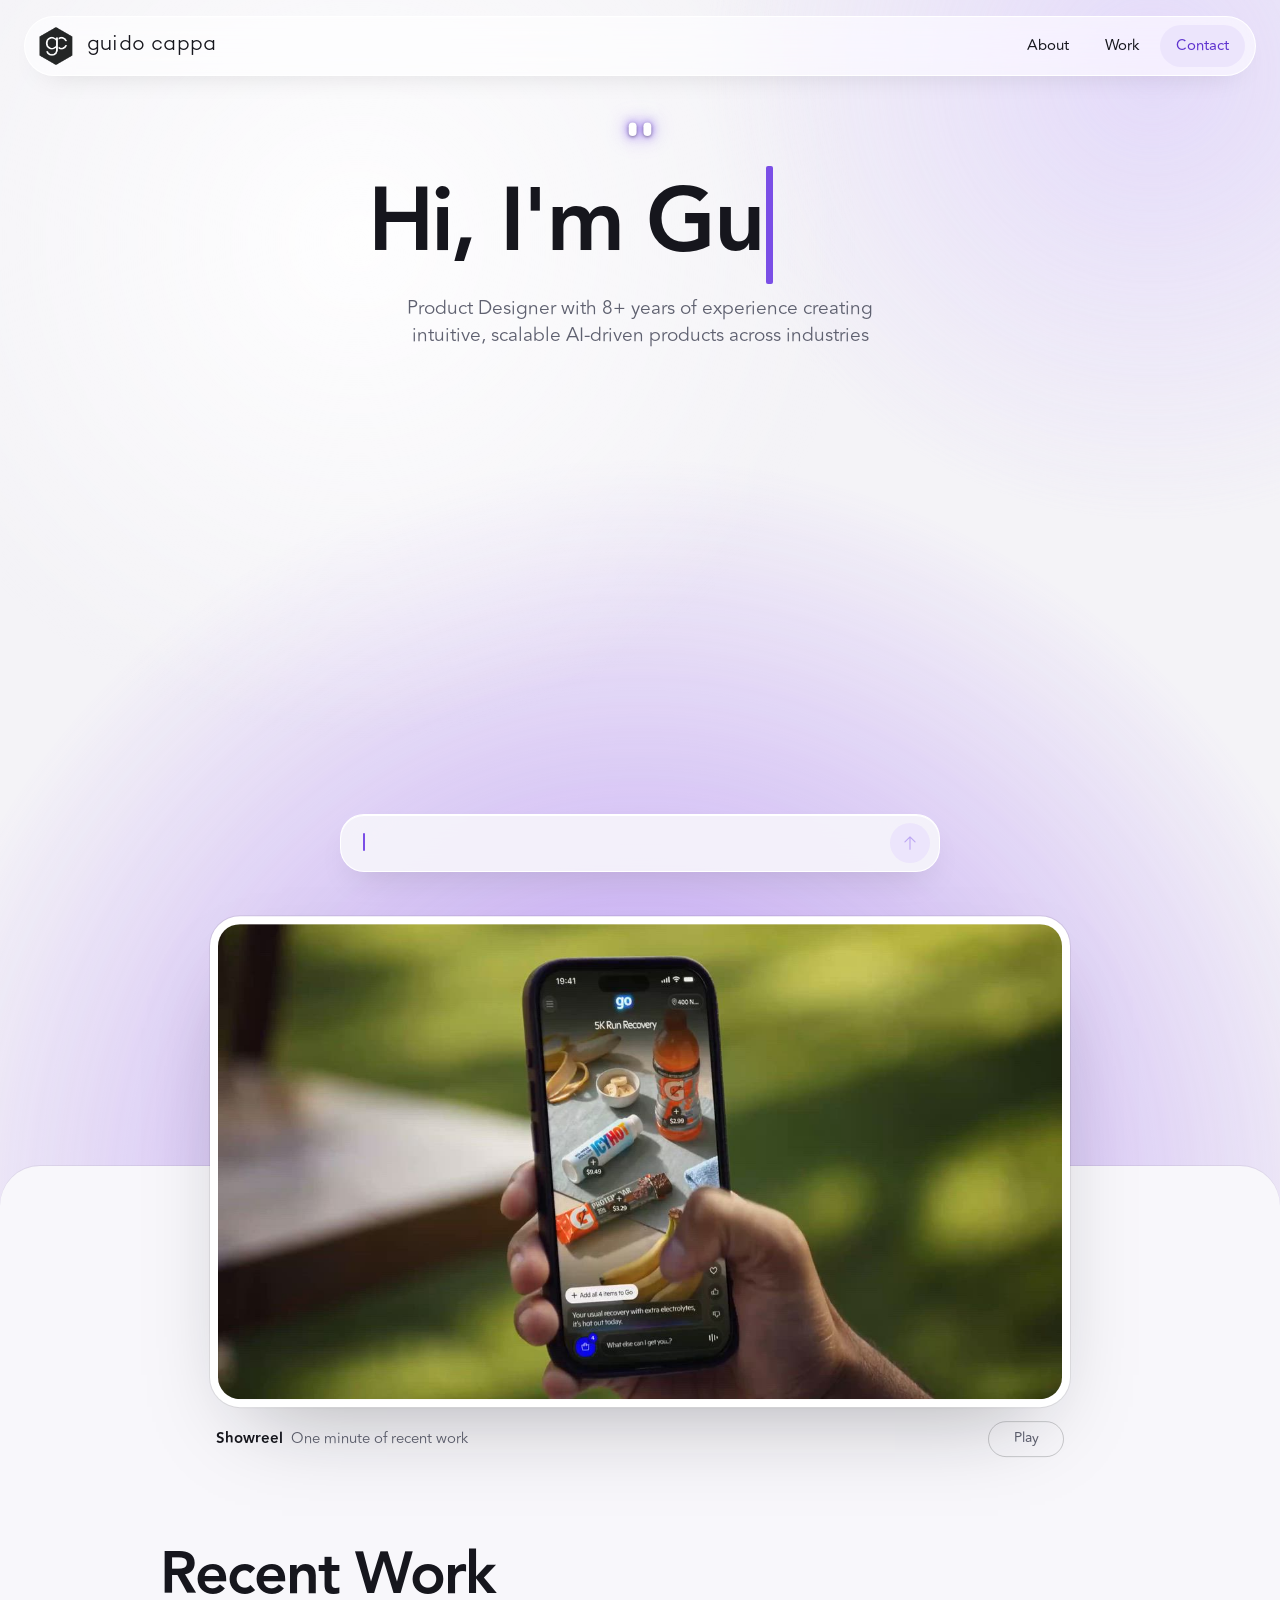
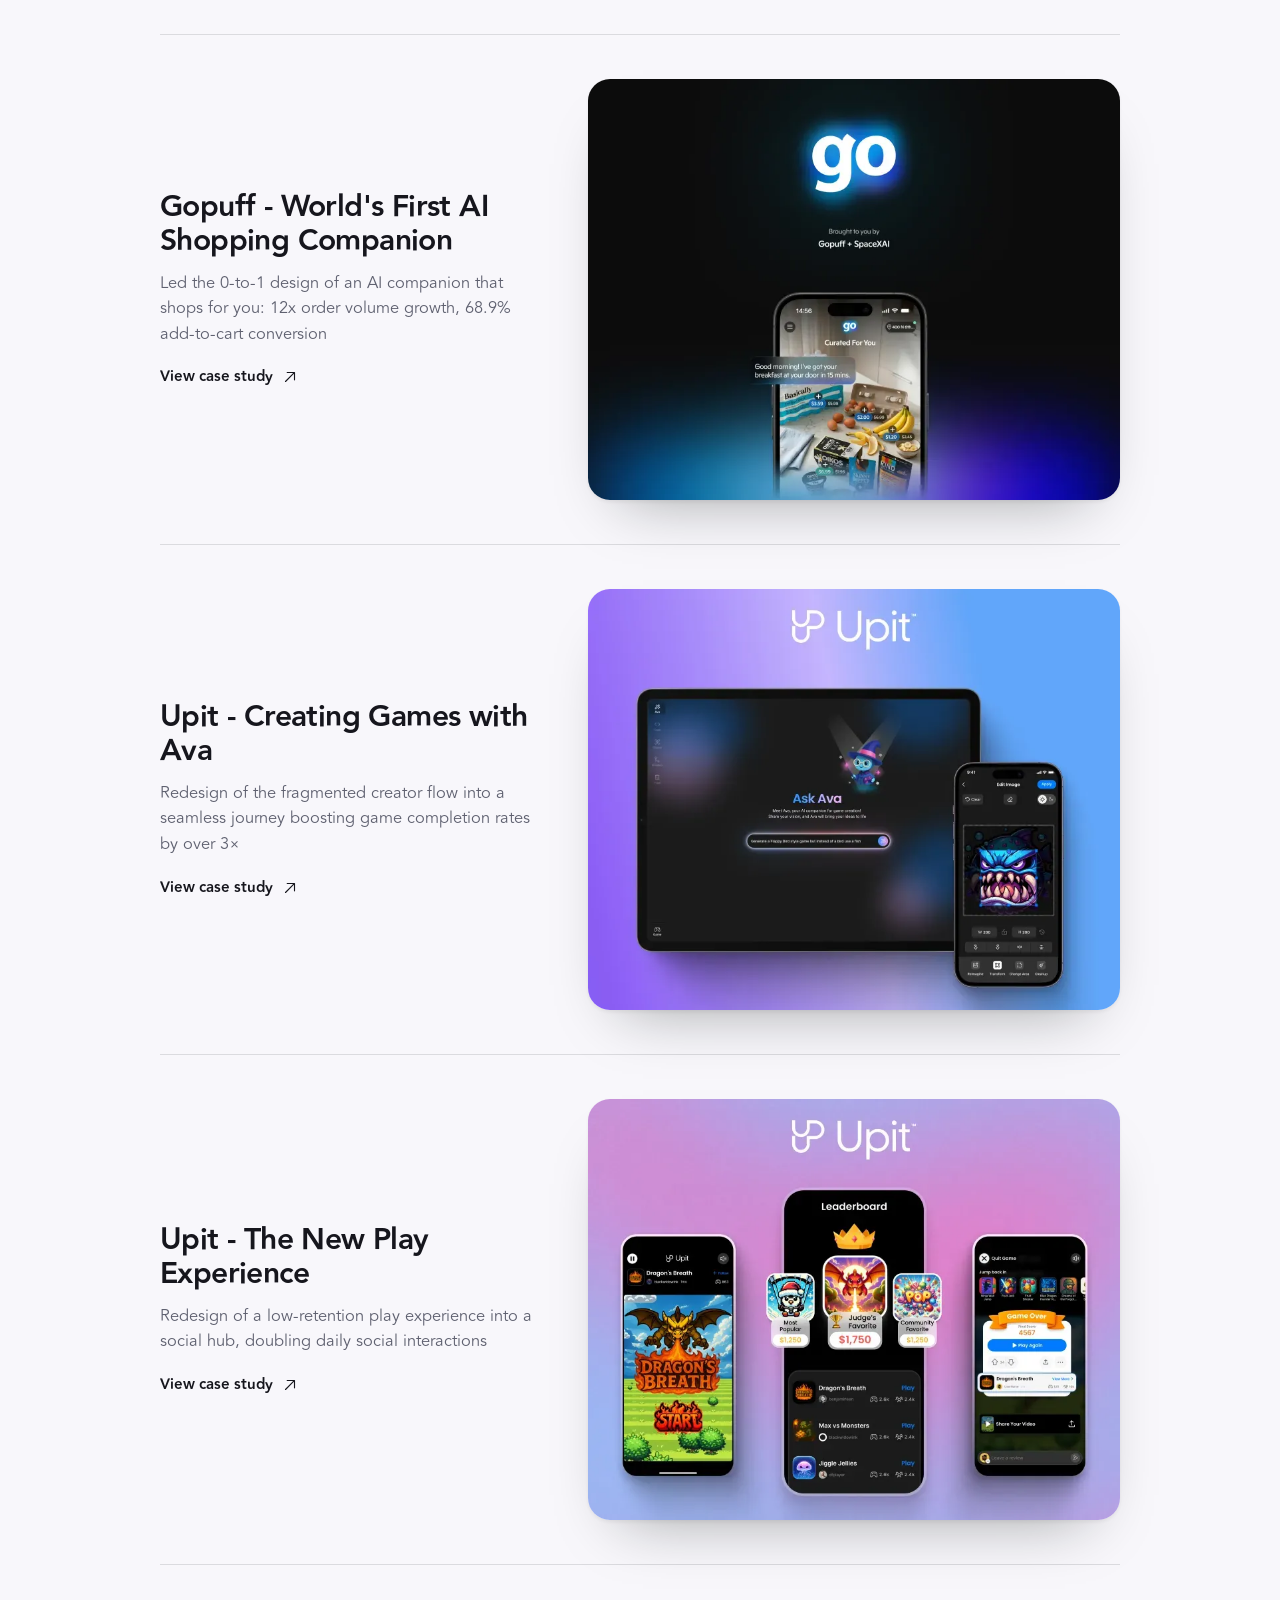
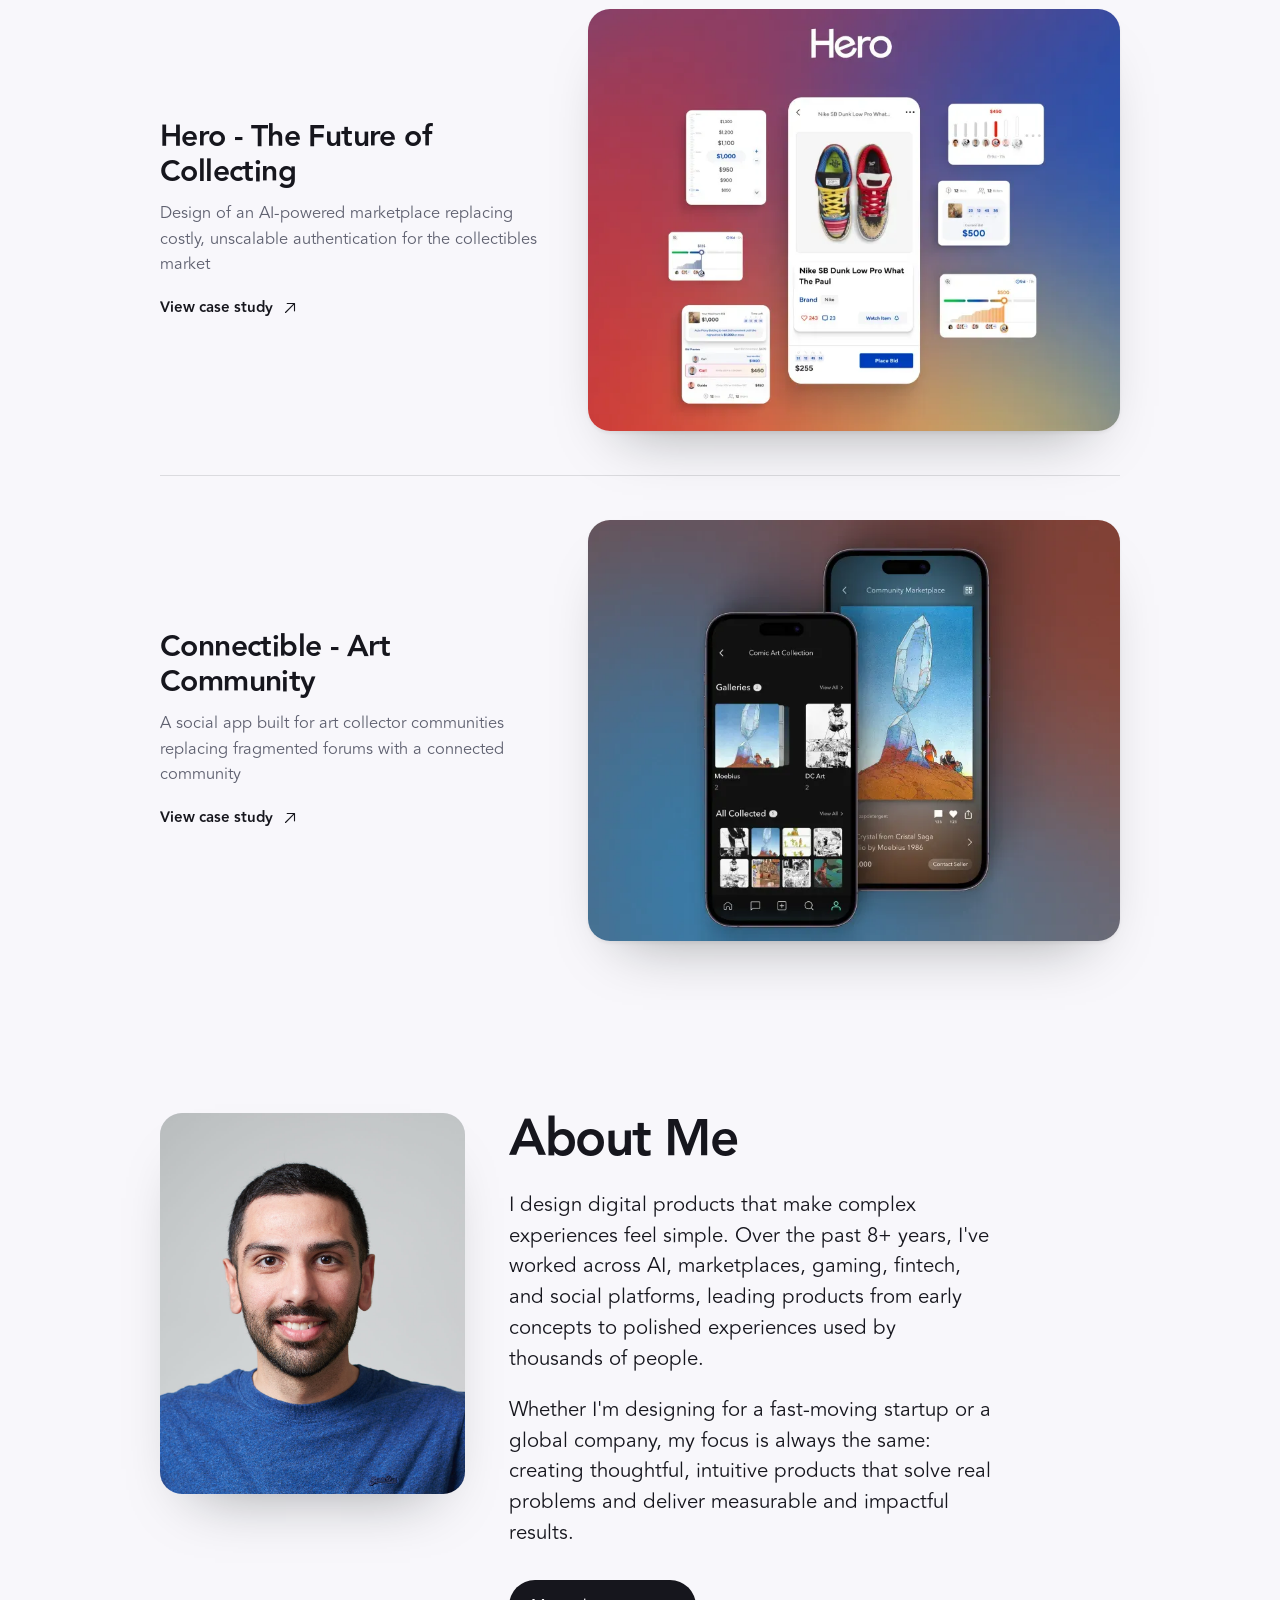
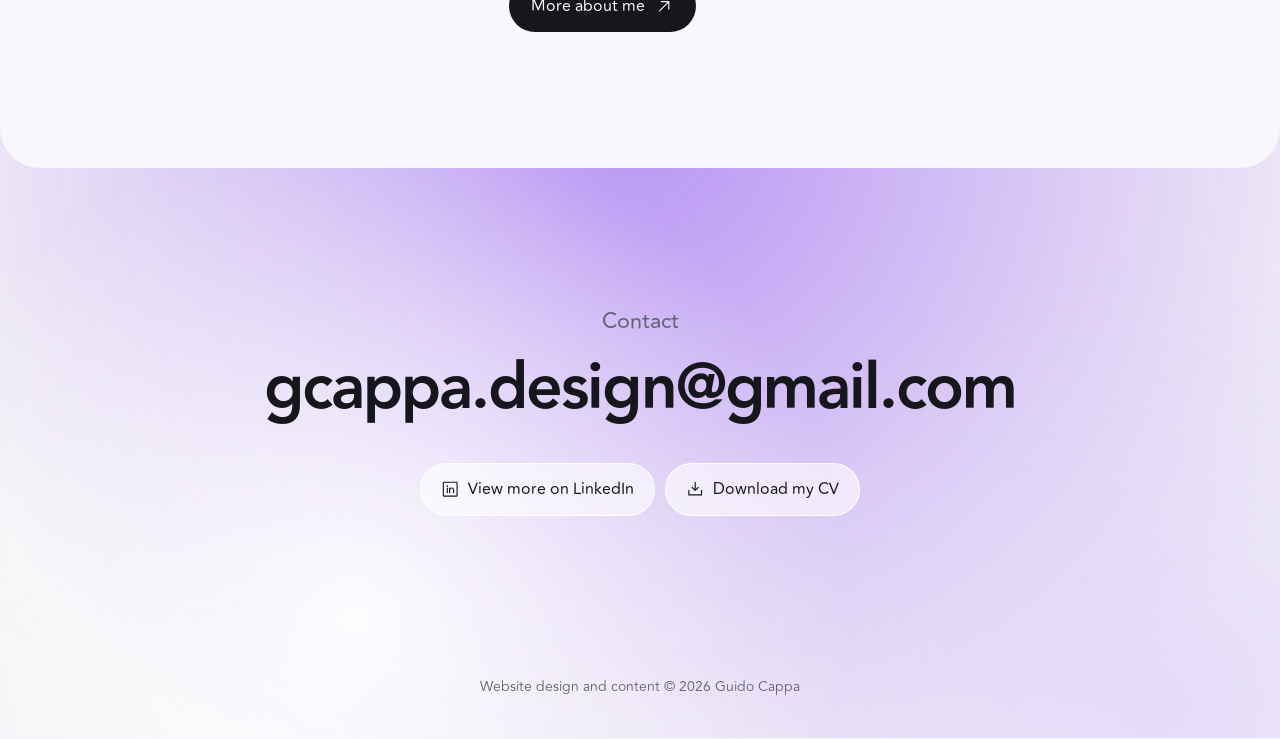
<file: index.html>
<!doctype html>
<html lang="en">
<head>
<meta charset="utf-8">
<meta name="viewport" content="width=device-width, initial-scale=1">
<title>Guido Cappa - Senior Product Designer</title>
<meta name="description" content="Product Designer with 8+ years of experience creating intuitive, scalable AI-driven products across industries.">
<meta name="theme-color" content="#f4f3f7">
<link rel="icon" href="assets/img/favicon.png">
<link rel="preload" href="assets/fonts/avenir-heavy.ttf" as="font" type="font/ttf" crossorigin>
<link rel="preload" href="assets/fonts/avenir-book.ttf" as="font" type="font/ttf" crossorigin>
<link rel="stylesheet" href="assets/css/site.css?v=202611161654">
<script>
  (function (d) {
    d.classList.add('js');
    // the full intro plays once per session; add ?intro to the URL to replay it
    try { if (!/[?&]intro\b/.test(location.search) && sessionStorage.getItem('gc-intro')) d.classList.add('intro-fast'); } catch (e) {}
  })(document.documentElement);
</script>
</head>
<body>

<svg width="0" height="0" style="position:absolute" aria-hidden="true">
  <symbol id="i-arrow-up" viewBox="0 0 256 256"><path fill="currentColor" d="M205.66,117.66a8,8,0,0,1-11.32,0L136,59.31V216a8,8,0,0,1-16,0V59.31L61.66,117.66a8,8,0,0,1-11.32-11.32l72-72a8,8,0,0,1,11.32,0l72,72A8,8,0,0,1,205.66,117.66Z"/></symbol>
  <symbol id="i-arrow-up-right" viewBox="0 0 256 256"><path fill="currentColor" d="M200,64V168a8,8,0,0,1-16,0V83.31L69.66,197.66a8,8,0,0,1-11.32-11.32L172.69,72H88a8,8,0,0,1,0-16H192A8,8,0,0,1,200,64Z"/></symbol>
  <symbol id="i-envelope" viewBox="0 0 256 256"><path fill="currentColor" d="M224,48H32a8,8,0,0,0-8,8V192a16,16,0,0,0,16,16H216a16,16,0,0,0,16-16V56A8,8,0,0,0,224,48ZM203.43,64,128,133.15,52.57,64ZM216,192H40V74.19l82.59,75.71a8,8,0,0,0,10.82,0L216,74.19V192Z"/></symbol>
  <symbol id="i-linkedin" viewBox="0 0 256 256"><path fill="currentColor" d="M216,24H40A16,16,0,0,0,24,40V216a16,16,0,0,0,16,16H216a16,16,0,0,0,16-16V40A16,16,0,0,0,216,24Zm0,192H40V40H216V216ZM96,112v64a8,8,0,0,1-16,0V112a8,8,0,0,1,16,0Zm88,28v36a8,8,0,0,1-16,0V140a20,20,0,0,0-40,0v36a8,8,0,0,1-16,0V112a8,8,0,0,1,15.79-1.78A36,36,0,0,1,184,140ZM100,84A12,12,0,1,1,88,72,12,12,0,0,1,100,84Z"/></symbol>
  <symbol id="i-download" viewBox="0 0 256 256"><path fill="currentColor" d="M224,144v64a8,8,0,0,1-8,8H40a8,8,0,0,1-8-8V144a8,8,0,0,1,16,0v56H208V144a8,8,0,0,1,16,0Zm-101.66,5.66a8,8,0,0,0,11.32,0l40-40a8,8,0,0,0-11.32-11.32L136,124.69V32a8,8,0,0,0-16,0v92.69L93.66,98.34a8,8,0,0,0-11.32,11.32Z"/></symbol>
</svg>

<header class="nav">
  <a class="nav__brand" href="./" aria-label="Guido Cappa, home"><img src="assets/img/logo-gc.png" alt="" width="38" height="38"><span>guido cappa</span></a>
  <nav class="nav__links" aria-label="Main">
    <a href="about/">About</a>
    <a href="#work">Work</a>
    <a class="nav__cta" href="#contact">Contact</a>
  </nav>
</header>

<section class="hero" id="top">
  <div class="bg" aria-hidden="true"><i class="bg__blob"></i><i class="bg__blob"></i><i class="bg__blob"></i></div>

  <div class="hero__inner">
    <div class="hero__top" id="hero-top">
      <!-- the headline and the chat scroll together: as the chat grows the headline moves up out of view; scroll up to see it again -->
      <div class="chat" id="chat">
      <div class="chat__inner">
      <div class="intro">
        <div class="mascot-home" id="mascot-home" data-host="hero">
          <!-- Guido: a pair of eyes. Decorative; everything it says is also on the page. -->
          <div class="mascot" id="mascot" data-mood="calm" aria-hidden="true">
            <svg viewBox="0 0 30 28">
              <g class="m-look">
                <g class="m-open"><rect class="m-eye" x="5" y="2" width="7" height="12" rx="3.5"/><rect class="m-eye m-eye--r" x="18" y="2" width="7" height="12" rx="3.5"/></g>
                <g class="m-flat"><rect x="4.5" y="6.5" width="8" height="3" rx="1.5"/><rect x="17.5" y="6.5" width="8" height="3" rx="1.5"/></g>
                <g class="m-happy" fill="none" stroke="currentColor" stroke-width="3" stroke-linecap="round"><path d="M5 10q3.5-6 7 0"/><path d="M18 10q3.5-6 7 0"/></g>
                <g class="m-spark"><path d="M8.5 1.6Q9.6 6.9 14.9 8Q9.6 9.1 8.5 14.4Q7.4 9.1 2.1 8Q7.4 6.9 8.5 1.6Z"/><path d="M21.5 1.6Q22.6 6.9 27.9 8Q22.6 9.1 21.5 14.4Q20.4 9.1 15.1 8Q20.4 6.9 21.5 1.6Z"/></g>
                <g class="m-mouth" fill="none" stroke="currentColor" stroke-width="2.6" stroke-linecap="round">
                  <path class="m-smile" d="M9 19.5q6 6.5 12 0"/>
                  <path class="m-hmm" d="M11.5 22.5q1.75-1.6 3.5 0t3.5 0"/>
                </g>
              </g>
            </svg>
          </div>
        </div>
        <h1 class="typed">Hi, I'm Guido!</h1>
        <p class="intro__sub words">Product Designer with 8+ years of experience creating intuitive, scalable AI-driven products across industries</p>
      </div>

      <!-- a scripted conversation that plays by itself; scroll it to read back -->
      <div class="log" id="log" role="log" aria-live="off" aria-label="Questions and answers about Guido's work" tabindex="0">
        <div class="log__inner" id="log-inner"></div>
      </div>
      </div>
      </div>

      <!-- the chat input: during the opening show the questions type themselves in; after it, visitors can ask their own -->
      <form class="bar" id="bar" autocomplete="off">
        <span class="bar__text" id="bar-text" aria-hidden="true"></span>
        <label class="sr-only" for="bar-input">Ask Guido about his work</label>
        <input class="bar__input" id="bar-input" type="text" maxlength="200" enterkeyhint="send" placeholder="Ask me anything about my work" hidden>
        <button class="bar__send" id="bar-send" type="submit" aria-label="Send" disabled><svg class="icon" aria-hidden="true"><use href="#i-arrow-up"/></svg></button>
      </form>
      <p class="sr-only" id="chat-live" aria-live="polite"></p>
    </div>
  </div>
</section>

<main class="stage">
  <figure class="reel" data-tease="reel">
    <div class="reel__frame" data-host="dark">
      <video muted loop playsinline preload="metadata" poster="assets/video/go-promo-poster.jpg" aria-label="Showreel of recent product work">
        <source src="assets/video/go-promo.mp4" type="video/mp4">
      </video>
    </div>
    <figcaption class="reel__bar">
      <span><strong>Showreel</strong>One minute of recent work</span>
      <button class="reel__toggle" id="reel-toggle" type="button">Pause</button>
    </figcaption>
  </figure>

  <section class="section work" id="work">
    <h2 class="section__title words" data-reveal>Recent Work</h2>

    <a class="project reveal" href="gopuff-go-ai/" data-tease="gopuff">
      <div class="project__text">
        <h3>Gopuff - World's First AI Shopping Companion</h3>
        <p>Led the 0-to-1 design of an AI companion that shops for you: 12x order volume growth, 68.9% add-to-cart conversion</p>
        <span class="project__link">View case study <svg class="icon" aria-hidden="true"><use href="#i-arrow-up-right"/></svg></span>
      </div>
      <div class="project__media" data-host="dark">
        <img src="assets/img/work/gopuff-800.webp" srcset="assets/img/work/gopuff-800.webp 800w, assets/img/work/gopuff-1600.webp 1600w" sizes="(min-width: 1008px) 532px, (min-width: 768px) 55vw, calc(100vw - 48px)" width="2400" height="1900" loading="lazy" alt="Go, Gopuff's AI shopping companion, on a phone">
      </div>
    </a>

    <a class="project reveal" href="ava-ai-game-creator/" data-tease="ava">
      <div class="project__text">
        <h3>Upit - Creating Games with Ava</h3>
        <p>Redesign of the fragmented creator flow into a seamless journey boosting game completion rates by over 3×</p>
        <span class="project__link">View case study <svg class="icon" aria-hidden="true"><use href="#i-arrow-up-right"/></svg></span>
      </div>
      <div class="project__media" data-host="dark">
        <img src="assets/img/work/ava-800.webp" srcset="assets/img/work/ava-800.webp 800w, assets/img/work/ava-1600.webp 1600w" sizes="(min-width: 1008px) 532px, (min-width: 768px) 55vw, calc(100vw - 48px)" width="2400" height="1900" loading="lazy" alt="Upit's Ask Ava game creator on tablet and phone">
      </div>
    </a>

    <a class="project reveal" href="the-new-play-experience/" data-tease="play">
      <div class="project__text">
        <h3>Upit - The New Play Experience</h3>
        <p>Redesign of a low-retention play experience into a social hub, doubling daily social interactions</p>
        <span class="project__link">View case study <svg class="icon" aria-hidden="true"><use href="#i-arrow-up-right"/></svg></span>
      </div>
      <div class="project__media" data-host="dark">
        <img src="assets/img/work/play-800.webp" srcset="assets/img/work/play-800.webp 800w, assets/img/work/play-1600.webp 1600w" sizes="(min-width: 1008px) 532px, (min-width: 768px) 55vw, calc(100vw - 48px)" width="2400" height="1900" loading="lazy" alt="Upit play screens with leaderboard">
      </div>
    </a>

    <a class="project reveal" href="hero-the-future-of-authentication/" data-tease="hero">
      <div class="project__text">
        <h3>Hero - The Future of Collecting</h3>
        <p>Design of an AI-powered marketplace replacing costly, unscalable authentication for the collectibles market</p>
        <span class="project__link">View case study <svg class="icon" aria-hidden="true"><use href="#i-arrow-up-right"/></svg></span>
      </div>
      <div class="project__media" data-host="dark">
        <img src="assets/img/work/hero-800.webp" srcset="assets/img/work/hero-800.webp 800w, assets/img/work/hero-1600.webp 1600w" sizes="(min-width: 1008px) 532px, (min-width: 768px) 55vw, calc(100vw - 48px)" width="2400" height="1900" loading="lazy" alt="Hero marketplace bidding screens">
      </div>
    </a>

    <a class="project reveal" href="connectible/" data-tease="connectible">
      <div class="project__text">
        <h3>Connectible - Art Community</h3>
        <p>A social app built for art collector communities replacing fragmented forums with a connected community</p>
        <span class="project__link">View case study <svg class="icon" aria-hidden="true"><use href="#i-arrow-up-right"/></svg></span>
      </div>
      <div class="project__media" data-host="dark">
        <img src="assets/img/work/connectible-800.webp" srcset="assets/img/work/connectible-800.webp 800w, assets/img/work/connectible-1600.webp 1600w" sizes="(min-width: 1008px) 532px, (min-width: 768px) 55vw, calc(100vw - 48px)" width="2400" height="1900" loading="lazy" alt="Connectible art community app on two phones">
      </div>
    </a>

  </section>


  <section class="section about" id="about">
    <div class="about__grid">
      <div class="about__photo reveal"><img src="assets/img/guido.jpg" width="1205" height="1205" loading="lazy" alt="Portrait of Guido Cappa"></div>
      <div class="reveal">
        <h2 class="section__title">About Me</h2>
        <p>I design digital products that make complex experiences feel simple. Over the past 8+ years, I've worked across AI, marketplaces, gaming, fintech, and social platforms, leading products from early concepts to polished experiences used by thousands of people.</p>
        <p>Whether I'm designing for a fast-moving startup or a global company, my focus is always the same: creating thoughtful, intuitive products that solve real problems and deliver measurable and impactful results.</p>
        <div class="about__actions">
          <a class="btn" href="about/">More about me <svg class="icon" aria-hidden="true"><use href="#i-arrow-up-right"/></svg></a>
        </div>
      </div>
    </div>
  </section>
</main>

<footer class="foot" id="contact">
  <div class="bg bg--foot" aria-hidden="true"><i class="bg__blob"></i><i class="bg__blob"></i><i class="bg__blob"></i></div>
  <div class="foot__inner">
    <h2>Contact</h2>
    <a class="foot__mail" href="mailto:gcappa.design@gmail.com">gcappa.design@gmail.com</a>
    <div class="foot__links">
      <a class="chip" href="https://www.linkedin.com/in/guidocappa/" target="_blank" rel="noopener"><svg class="icon" aria-hidden="true"><use href="#i-linkedin"/></svg>View more on LinkedIn</a>
      <a class="chip" href="https://drive.google.com/file/d/15bHLeHBrdMc0MzU9YChnHQD7r2aeO82U/view?usp=sharing" target="_blank" rel="noopener"><svg class="icon" aria-hidden="true"><use href="#i-download"/></svg>Download my CV</a>
    </div>
    <p class="foot__legal">Website design and content © 2026 Guido Cappa</p>
  </div>
</footer>

<!-- the eyes ride in here while they follow the cursor -->
<div class="mascot-cursor" id="mascot-cursor"></div>
<!-- what the eyes say: on its own layer so no picture can cut it off; placed beside the eyes and kept on screen by site.js -->
<div class="say" id="say" aria-hidden="true"></div>

<!-- if a script fails to load, drop the "js" class so nothing stays hidden waiting for it -->
<script src="assets/js/brain.js?v=202611161654" defer onerror="document.documentElement.classList.remove('js')"></script>
<script src="assets/js/site.js?v=202611161654" defer onerror="document.documentElement.classList.remove('js')"></script>
</body>
</html>
</file>
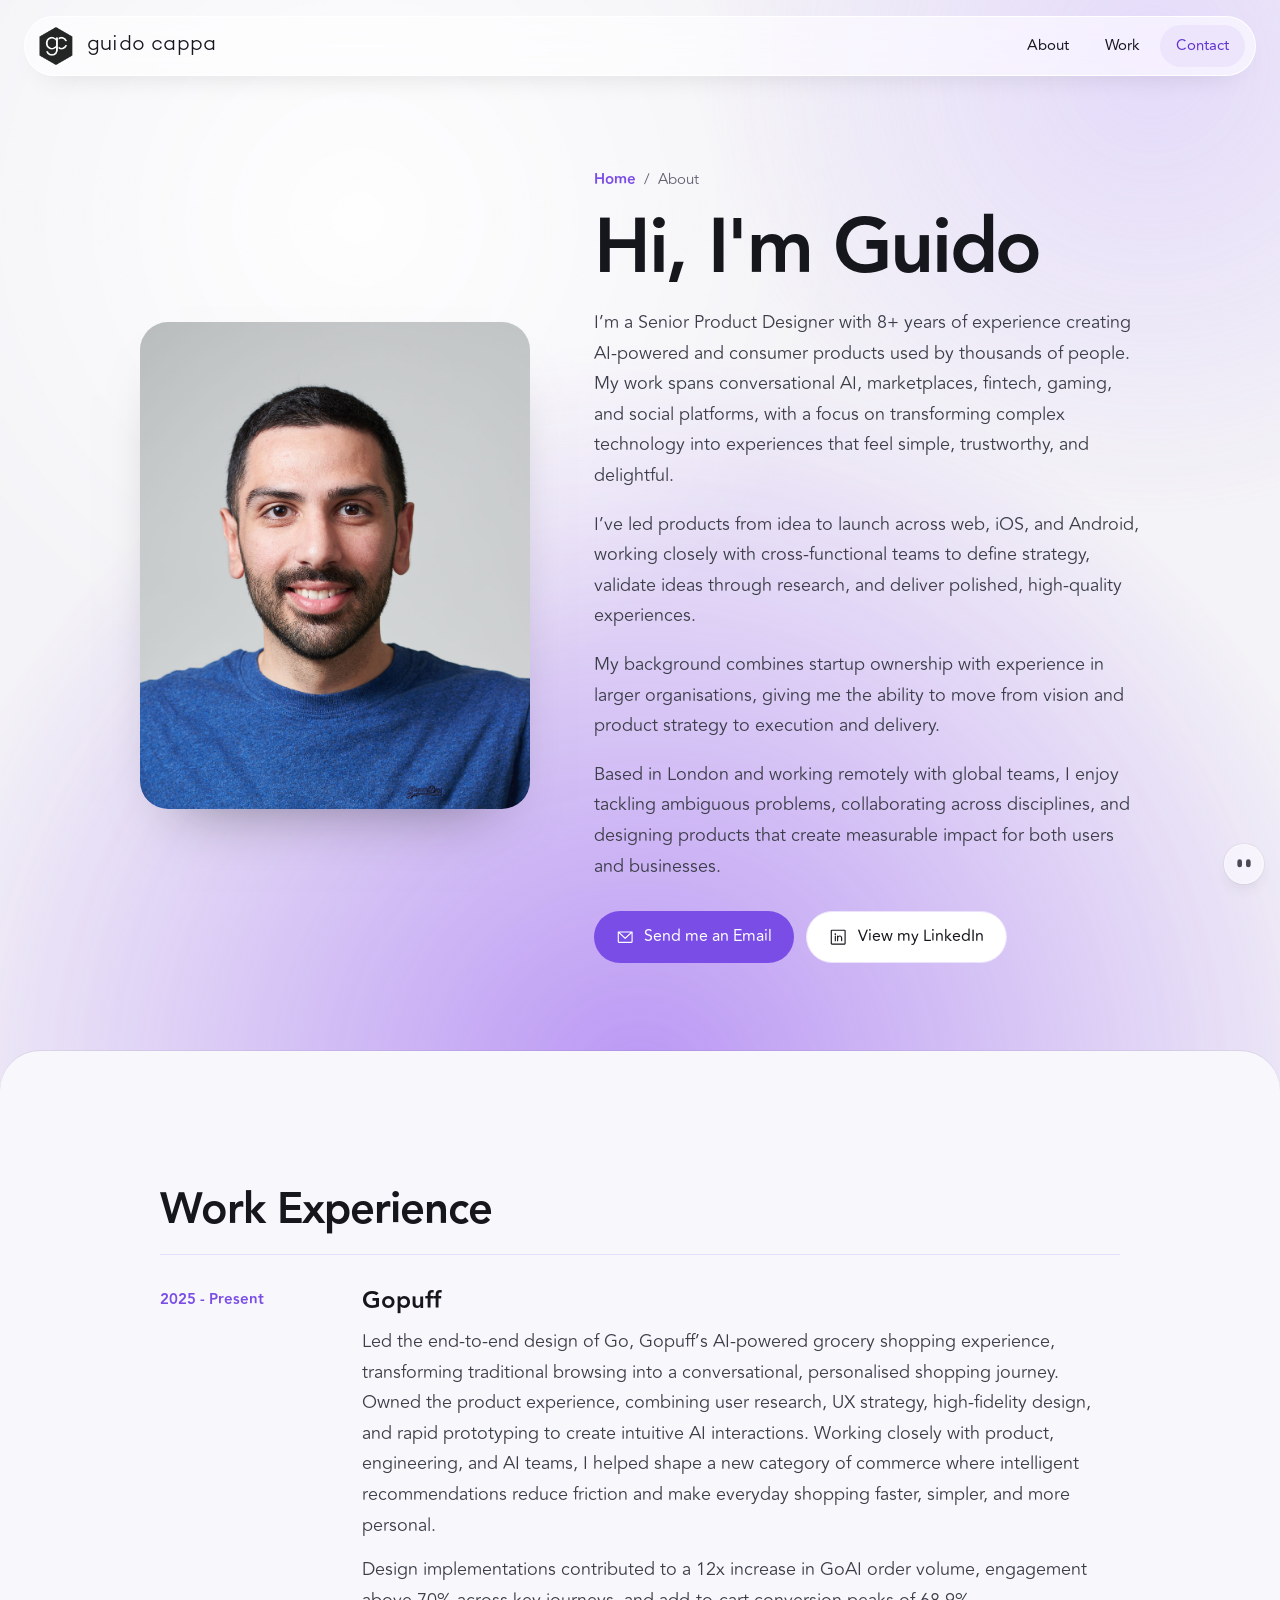
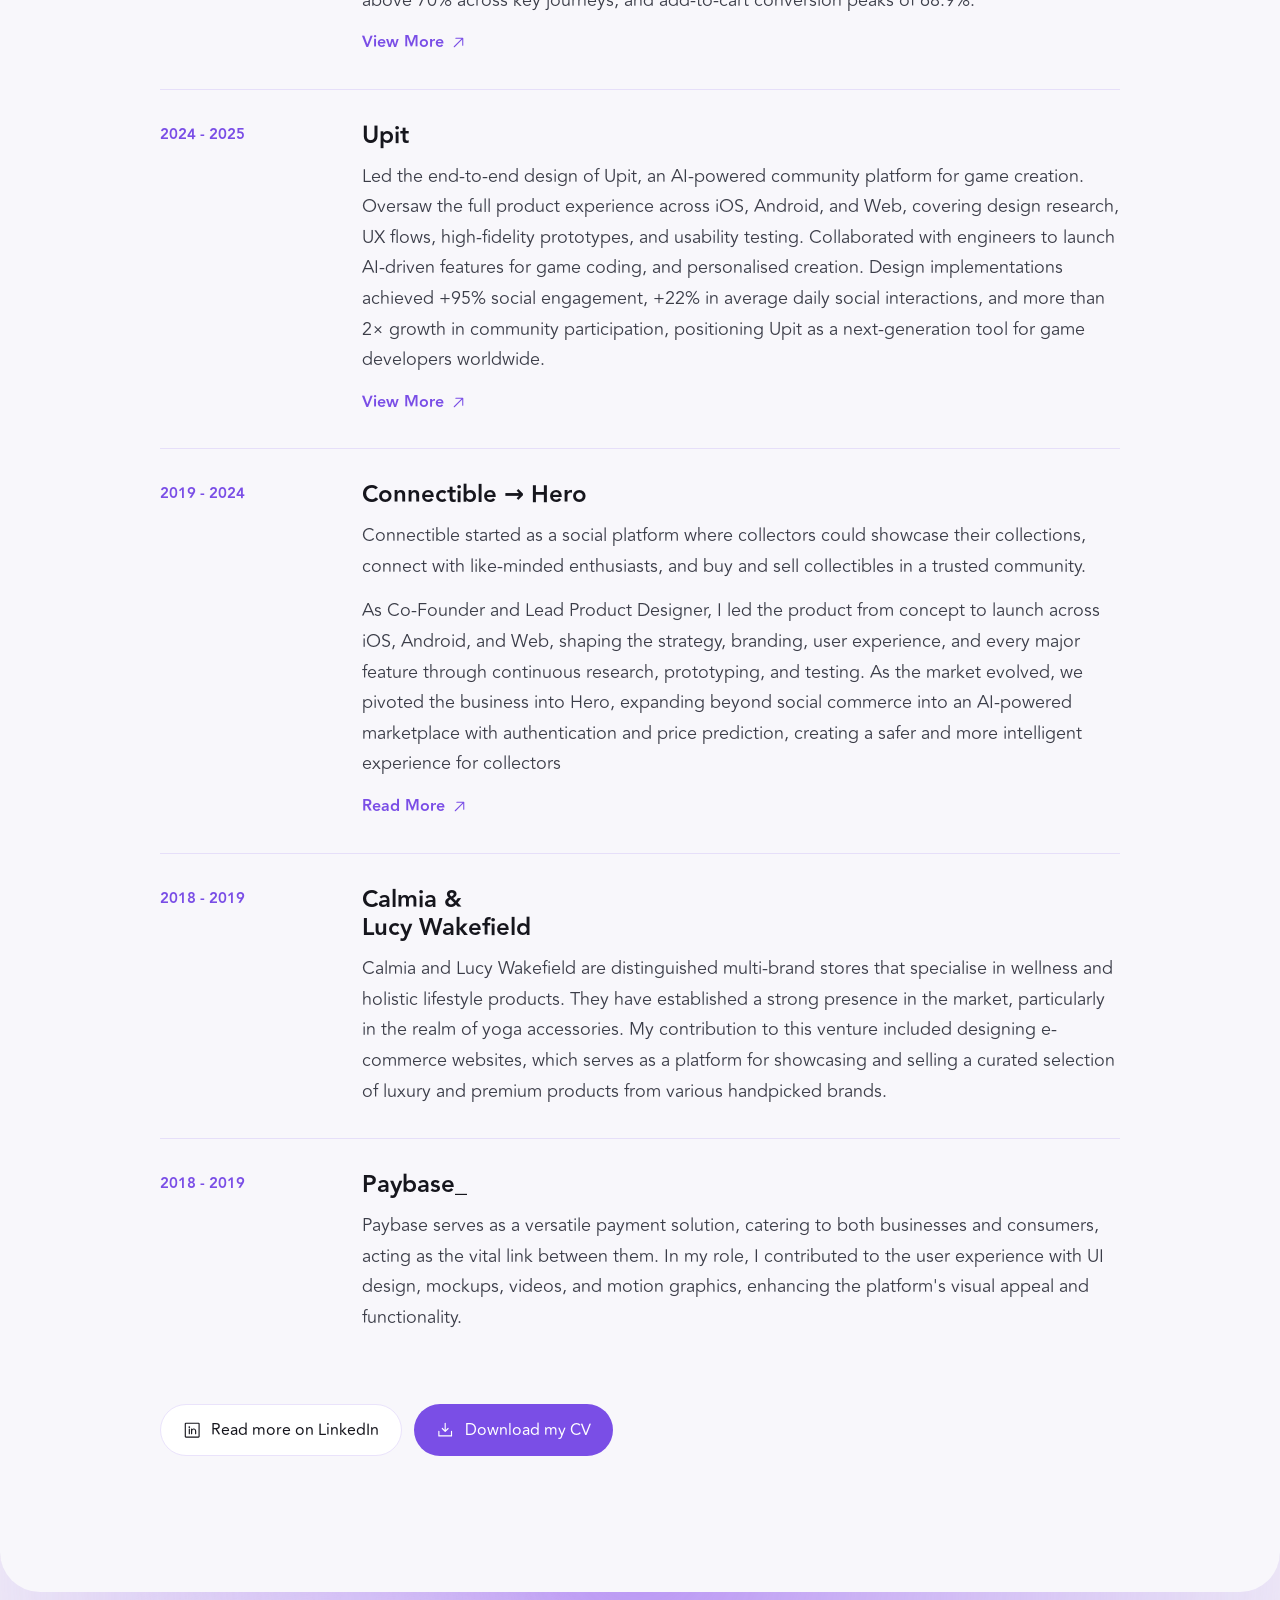
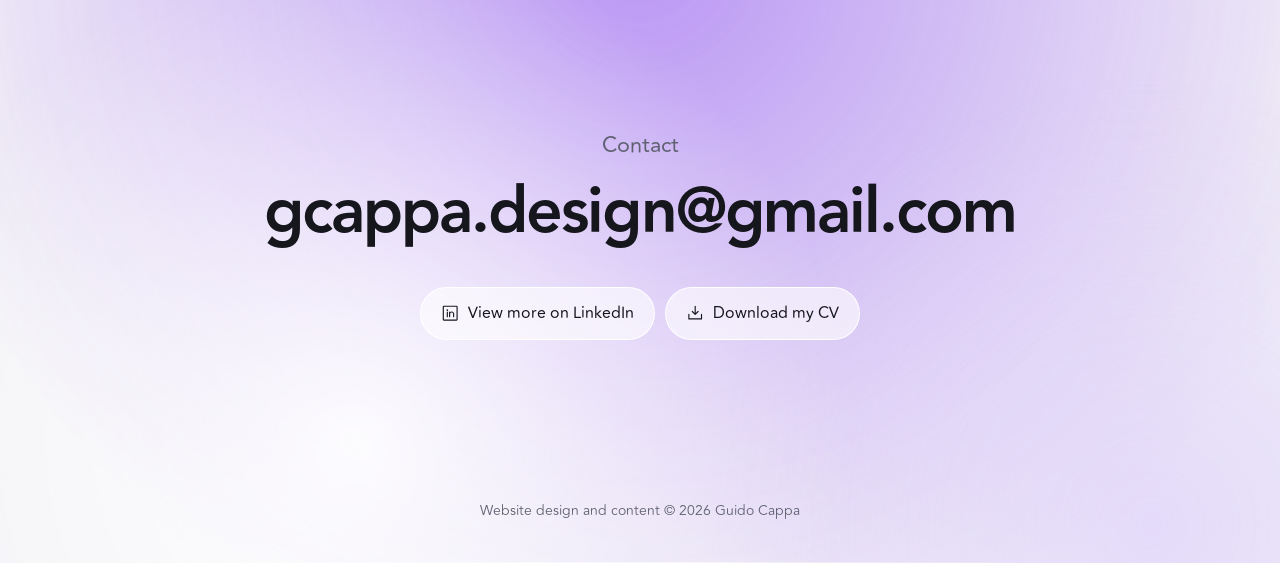
<file: about/index.html>
<!doctype html>
<html lang="en">
<head>
<meta charset="utf-8">
<meta name="viewport" content="width=device-width, initial-scale=1">
<title>About – Guido Cappa</title>
<meta name="description" content="I’m a Senior Product Designer with 8+ years of experience creating AI-powered and consumer products used by thousands of people. My work spans conversational AI, marketplaces, fintech, gaming, and social platforms, with a focus on transforming complex technology into experiences that feel simple, trustworthy, and delightful.">
<meta name="theme-color" content="#f4f3f7">
<link rel="icon" href="../assets/img/favicon.png">
<link rel="preload" href="../assets/fonts/avenir-heavy.ttf" as="font" type="font/ttf" crossorigin>
<link rel="preload" href="../assets/fonts/avenir-book.ttf" as="font" type="font/ttf" crossorigin>
<link rel="stylesheet" href="../assets/css/site.css?v=202611161654">
<link rel="stylesheet" href="../assets/css/page.css?v=202611161654">
<script>document.documentElement.classList.add('js');</script>
</head>
<body class="page">

<svg width="0" height="0" style="position:absolute" aria-hidden="true">
  <symbol id="i-arrow-up" viewBox="0 0 256 256"><path fill="currentColor" d="M205.66,117.66a8,8,0,0,1-11.32,0L136,59.31V216a8,8,0,0,1-16,0V59.31L61.66,117.66a8,8,0,0,1-11.32-11.32l72-72a8,8,0,0,1,11.32,0l72,72A8,8,0,0,1,205.66,117.66Z"/></symbol>
  <symbol id="i-arrow-up-right" viewBox="0 0 256 256"><path fill="currentColor" d="M200,64V168a8,8,0,0,1-16,0V83.31L69.66,197.66a8,8,0,0,1-11.32-11.32L172.69,72H88a8,8,0,0,1,0-16H192A8,8,0,0,1,200,64Z"/></symbol>
  <symbol id="i-envelope" viewBox="0 0 256 256"><path fill="currentColor" d="M224,48H32a8,8,0,0,0-8,8V192a16,16,0,0,0,16,16H216a16,16,0,0,0,16-16V56A8,8,0,0,0,224,48ZM203.43,64,128,133.15,52.57,64ZM216,192H40V74.19l82.59,75.71a8,8,0,0,0,10.82,0L216,74.19V192Z"/></symbol>
  <symbol id="i-linkedin" viewBox="0 0 256 256"><path fill="currentColor" d="M216,24H40A16,16,0,0,0,24,40V216a16,16,0,0,0,16,16H216a16,16,0,0,0,16-16V40A16,16,0,0,0,216,24Zm0,192H40V40H216V216ZM96,112v64a8,8,0,0,1-16,0V112a8,8,0,0,1,16,0Zm88,28v36a8,8,0,0,1-16,0V140a20,20,0,0,0-40,0v36a8,8,0,0,1-16,0V112a8,8,0,0,1,15.79-1.78A36,36,0,0,1,184,140ZM100,84A12,12,0,1,1,88,72,12,12,0,0,1,100,84Z"/></symbol>
  <symbol id="i-download" viewBox="0 0 256 256"><path fill="currentColor" d="M224,144v64a8,8,0,0,1-8,8H40a8,8,0,0,1-8-8V144a8,8,0,0,1,16,0v56H208V144a8,8,0,0,1,16,0Zm-101.66,5.66a8,8,0,0,0,11.32,0l40-40a8,8,0,0,0-11.32-11.32L136,124.69V32a8,8,0,0,0-16,0v92.69L93.66,98.34a8,8,0,0,0-11.32,11.32Z"/></symbol>
</svg>

<header class="nav">
  <a class="nav__brand" href="../" aria-label="Guido Cappa, home"><img src="../assets/img/logo-gc.png" alt="" width="38" height="38"><span>guido cappa</span></a>
  <nav class="nav__links" aria-label="Main">
    <a href="../about/">About</a>
    <a href="../#work">Work</a>
    <a class="nav__cta" href="#contact">Contact</a>
  </nav>
</header>

<section class="phero phero--about">
  <div class="bg" aria-hidden="true"><i class="bg__blob"></i><i class="bg__blob"></i><i class="bg__blob"></i></div>
  <div class="phero__inner about-hero">
    <div class="about-hero__photo"><img src="../assets/img/guido.jpg" width="1205" height="1205" alt="Portrait of Guido Cappa"></div>
    <div class="about-hero__text">
      <nav class="crumbs" aria-label="Breadcrumb"><a href="../">Home</a><span aria-hidden="true">/</span><span aria-current="page">About</span></nav>
      <h1>Hi, I'm Guido</h1>
      <p data-tldr="8+ years making AI and consumer products feel simple, trustworthy and delightful.">I’m a Senior Product Designer with 8+ years of experience creating AI-powered and consumer products used by thousands of people. My work spans conversational AI, marketplaces, fintech, gaming, and social platforms, with a focus on transforming complex technology into experiences that feel simple, trustworthy, and delightful.</p><p data-tldr="I take products from idea to launch on web, iOS and Android, with research all the way.">I’ve led products from idea to launch across web, iOS, and Android, working closely with cross-functional teams to define strategy, validate ideas through research, and deliver polished, high-quality experiences.</p><p>My background combines startup ownership with experience in larger organisations, giving me the ability to move from vision and product strategy to execution and delivery.</p><p data-tldr="London-based, working remotely with teams worldwide on tricky problems with real impact.">Based in London and working remotely with global teams, I enjoy tackling ambiguous problems, collaborating across disciplines, and designing products that create measurable impact for both users and businesses.</p>
      <div class="about-hero__actions">
        <a class="btn btn--accent" href="mailto:gcappa.design@gmail.com"><svg class="icon" aria-hidden="true"><use href="#i-envelope"/></svg> Send me an Email</a>
        <a class="btn btn--ghost" href="https://www.linkedin.com/in/guidocappa/" target="_blank" rel="noopener"><svg class="icon" aria-hidden="true"><use href="#i-linkedin"/></svg> View my LinkedIn</a>
      </div>
    </div>
  </div>
</section>
<main class="stage cs">
  <section class="cs-block tl">
    <h2 class="cs-h reveal">Work Experience</h2>
    <ol class="tl__list"><li class="tl__item reveal"><p class="tl__date">2025 - Present</p><div><h3>Gopuff</h3><p data-tldr="I led Go, Gopuff&#x27;s AI shopping experience, turning browsing into a personal conversation.">Led the end-to-end design of Go, Gopuff’s AI-powered grocery shopping experience, transforming traditional browsing into a conversational, personalised shopping journey. Owned the product experience, combining user research, UX strategy, high-fidelity design, and rapid prototyping to create intuitive AI interactions. Working closely with product, engineering, and AI teams, I helped shape a new category of commerce where intelligent recommendations reduce friction and make everyday shopping faster, simpler, and more personal.</p><p>Design implementations contributed to a 12x increase in GoAI order volume, engagement above 70% across key journeys, and add-to-cart conversion peaks of 68.9%.</p><a class="tl__more" href="../gopuff-go-ai/">View More <svg class="icon" aria-hidden="true"><use href="#i-arrow-up-right"/></svg></a></div></li><li class="tl__item reveal"><p class="tl__date">2024 - 2025</p><div><h3>Upit</h3><p data-tldr="I led Upit&#x27;s AI game-creation platform, and community participation more than doubled.">Led the end-to-end design of Upit, an AI-powered community platform for game creation. Oversaw the full product experience across iOS, Android, and Web, covering design research, UX flows, high-fidelity prototypes, and usability testing. Collaborated with engineers to launch AI-driven features for game coding, and personalised creation. Design implementations achieved +95% social engagement, +22% in average daily social interactions, and more than 2× growth in community participation, positioning Upit as a next-generation tool for game developers worldwide.</p><a class="tl__more" href="../ava-ai-game-creator/">View More <svg class="icon" aria-hidden="true"><use href="#i-arrow-up-right"/></svg></a></div></li><li class="tl__item reveal"><p class="tl__date">2019 - 2024</p><div><h3>Connectible → Hero</h3><p>Connectible started as a social platform where collectors could showcase their collections, connect with like-minded enthusiasts, and buy and sell collectibles in a trusted community.</p><p data-tldr="I co-founded Connectible, then pivoted it into Hero, an AI marketplace for collectors.">As Co-Founder and Lead Product Designer, I led the product from concept to launch across iOS, Android, and Web, shaping the strategy, branding, user experience, and every major feature through continuous research, prototyping, and testing. As the market evolved, we pivoted the business into Hero, expanding beyond social commerce into an AI-powered marketplace with authentication and price prediction, creating a safer and more intelligent experience for collectors</p><a class="tl__more" href="../connectible/">Read More <svg class="icon" aria-hidden="true"><use href="#i-arrow-up-right"/></svg></a></div></li><li class="tl__item reveal"><p class="tl__date">2018 - 2019</p><div><h3>Calmia &amp;<br>Lucy Wakefield</h3><p data-tldr="I designed the online shops for Calmia and Lucy Wakefield, two wellness stores.">Calmia and Lucy Wakefield are distinguished multi-brand stores that specialise in wellness and holistic lifestyle products. They have established a strong presence in the market, particularly in the realm of yoga accessories. My contribution to this venture included designing e-commerce websites, which serves as a platform for showcasing and selling a curated selection of luxury and premium products from various handpicked brands.</p></div></li><li class="tl__item reveal"><p class="tl__date">2018 - 2019</p><div><h3>Paybase_</h3><p data-tldr="For Paybase, a payments platform, I did the UI, mockups, videos and motion graphics.">Paybase serves as a versatile payment solution, catering to both businesses and consumers, acting as the vital link between them. In my role, I contributed to the user experience with UI design, mockups, videos, and motion graphics, enhancing the platform's visual appeal and functionality.</p></div></li></ol>
    <p class="cs-cta reveal">
      <a class="btn btn--ghost" href="https://www.linkedin.com/in/guidocappa/" target="_blank" rel="noopener"><svg class="icon" aria-hidden="true"><use href="#i-linkedin"/></svg> Read more on LinkedIn</a>
      <a class="btn btn--accent" href="https://drive.google.com/file/d/15bHLeHBrdMc0MzU9YChnHQD7r2aeO82U/view?usp=sharing" target="_blank" rel="noopener"><svg class="icon" aria-hidden="true"><use href="#i-download"/></svg> Download my CV</a>
    </p>
  </section>
</main>

<footer class="foot" id="contact">
  <div class="bg bg--foot" aria-hidden="true"><i class="bg__blob"></i><i class="bg__blob"></i><i class="bg__blob"></i></div>
  <div class="foot__inner">
    <h2>Contact</h2>
    <a class="foot__mail" href="mailto:gcappa.design@gmail.com">gcappa.design@gmail.com</a>
    <div class="foot__links">
      <a class="chip" href="https://www.linkedin.com/in/guidocappa/" target="_blank" rel="noopener"><svg class="icon" aria-hidden="true"><use href="#i-linkedin"/></svg>View more on LinkedIn</a>
      <a class="chip" href="https://drive.google.com/file/d/15bHLeHBrdMc0MzU9YChnHQD7r2aeO82U/view?usp=sharing" target="_blank" rel="noopener"><svg class="icon" aria-hidden="true"><use href="#i-download"/></svg>Download my CV</a>
    </div>
    <p class="foot__legal">Website design and content © 2026 Guido Cappa</p>
  </div>
</footer>

<script src="../assets/js/page.js?v=202611161654" defer></script>
<script src="../assets/js/eyes.js?v=202611161654" defer></script>
</body>
</html>
</file>
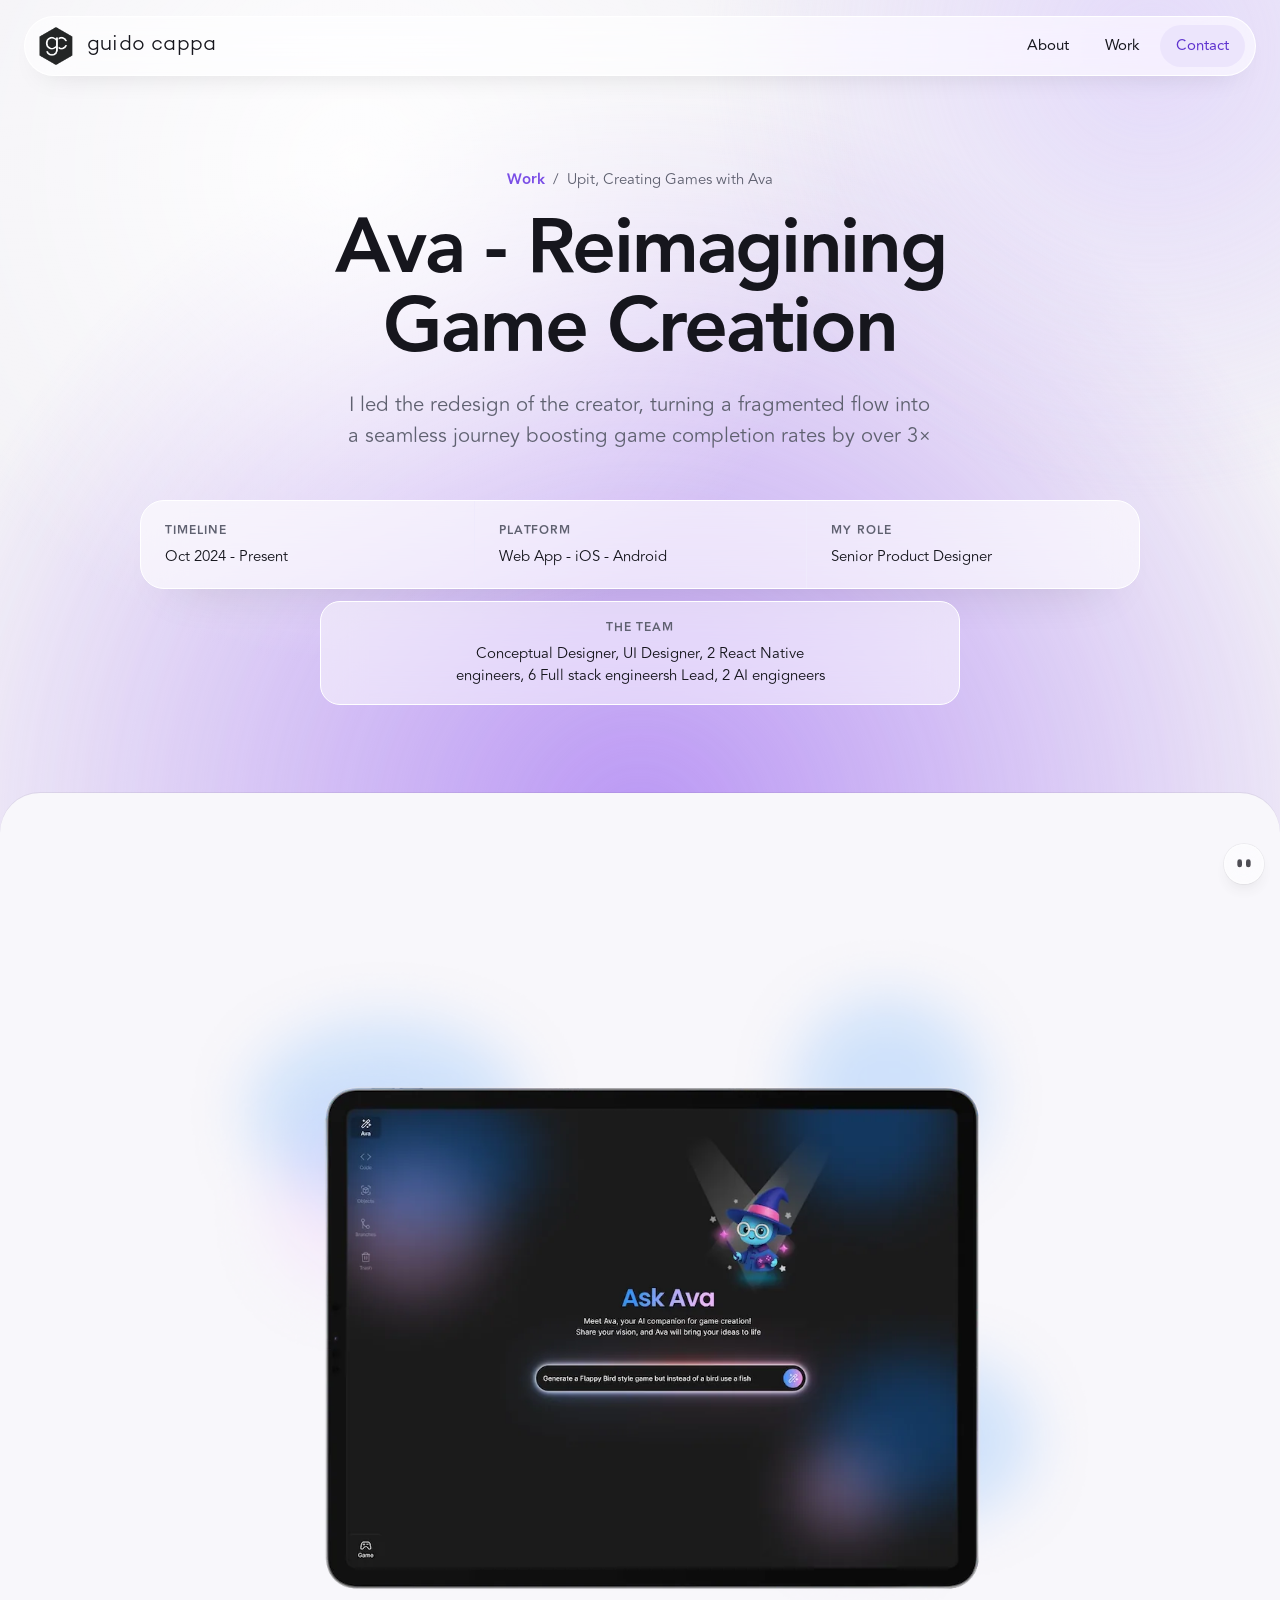
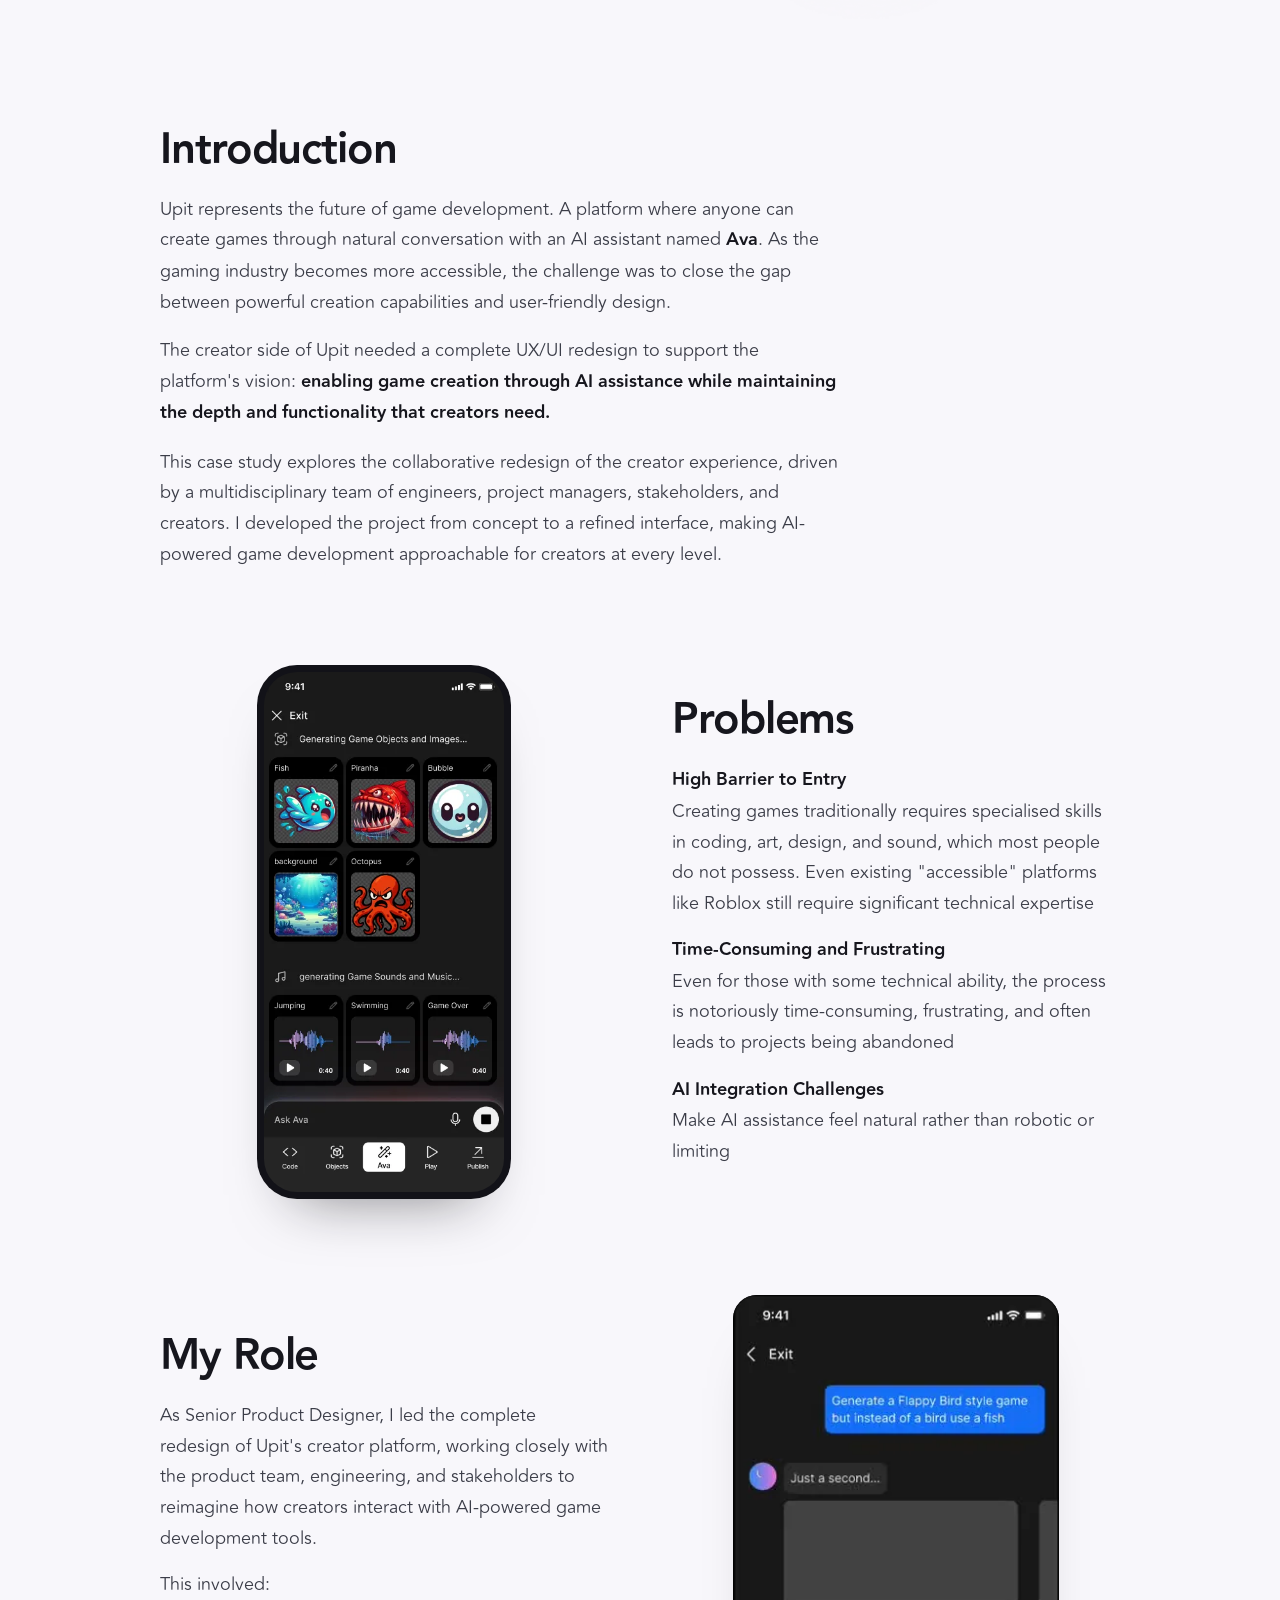
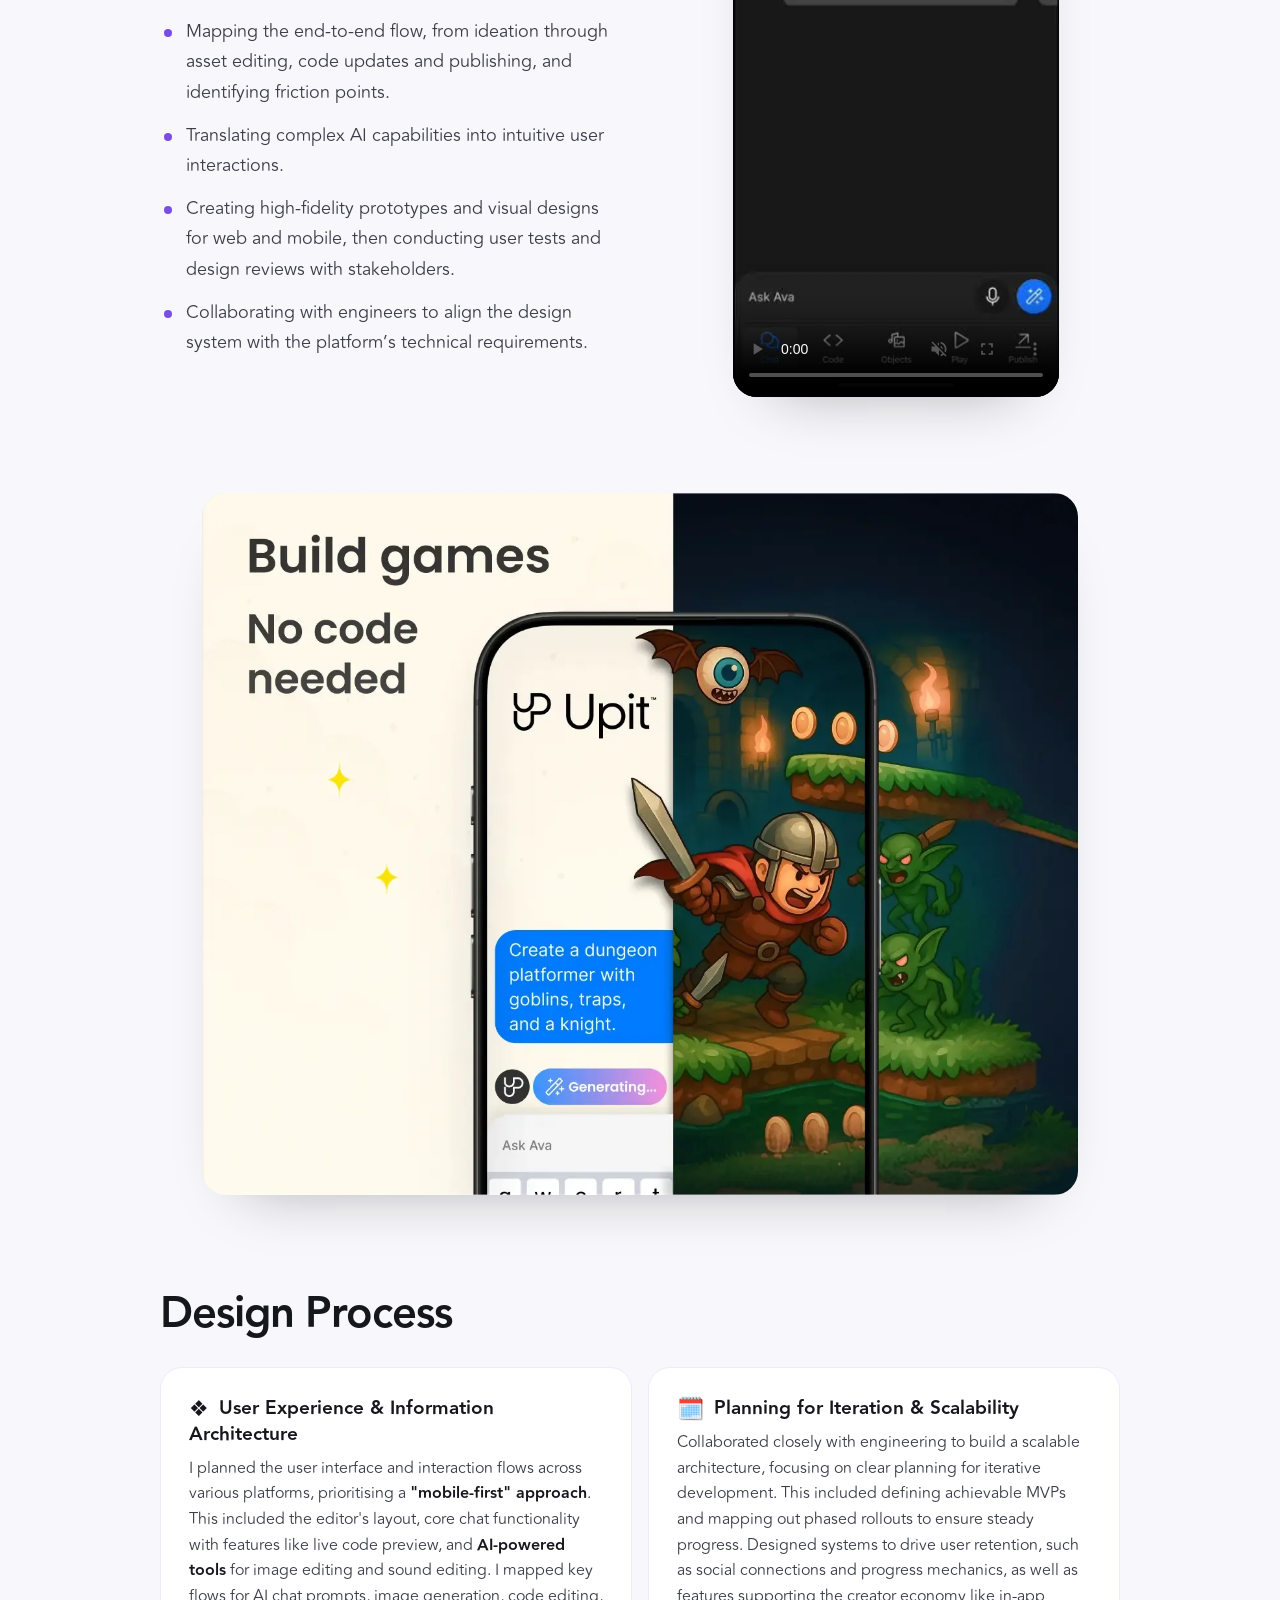
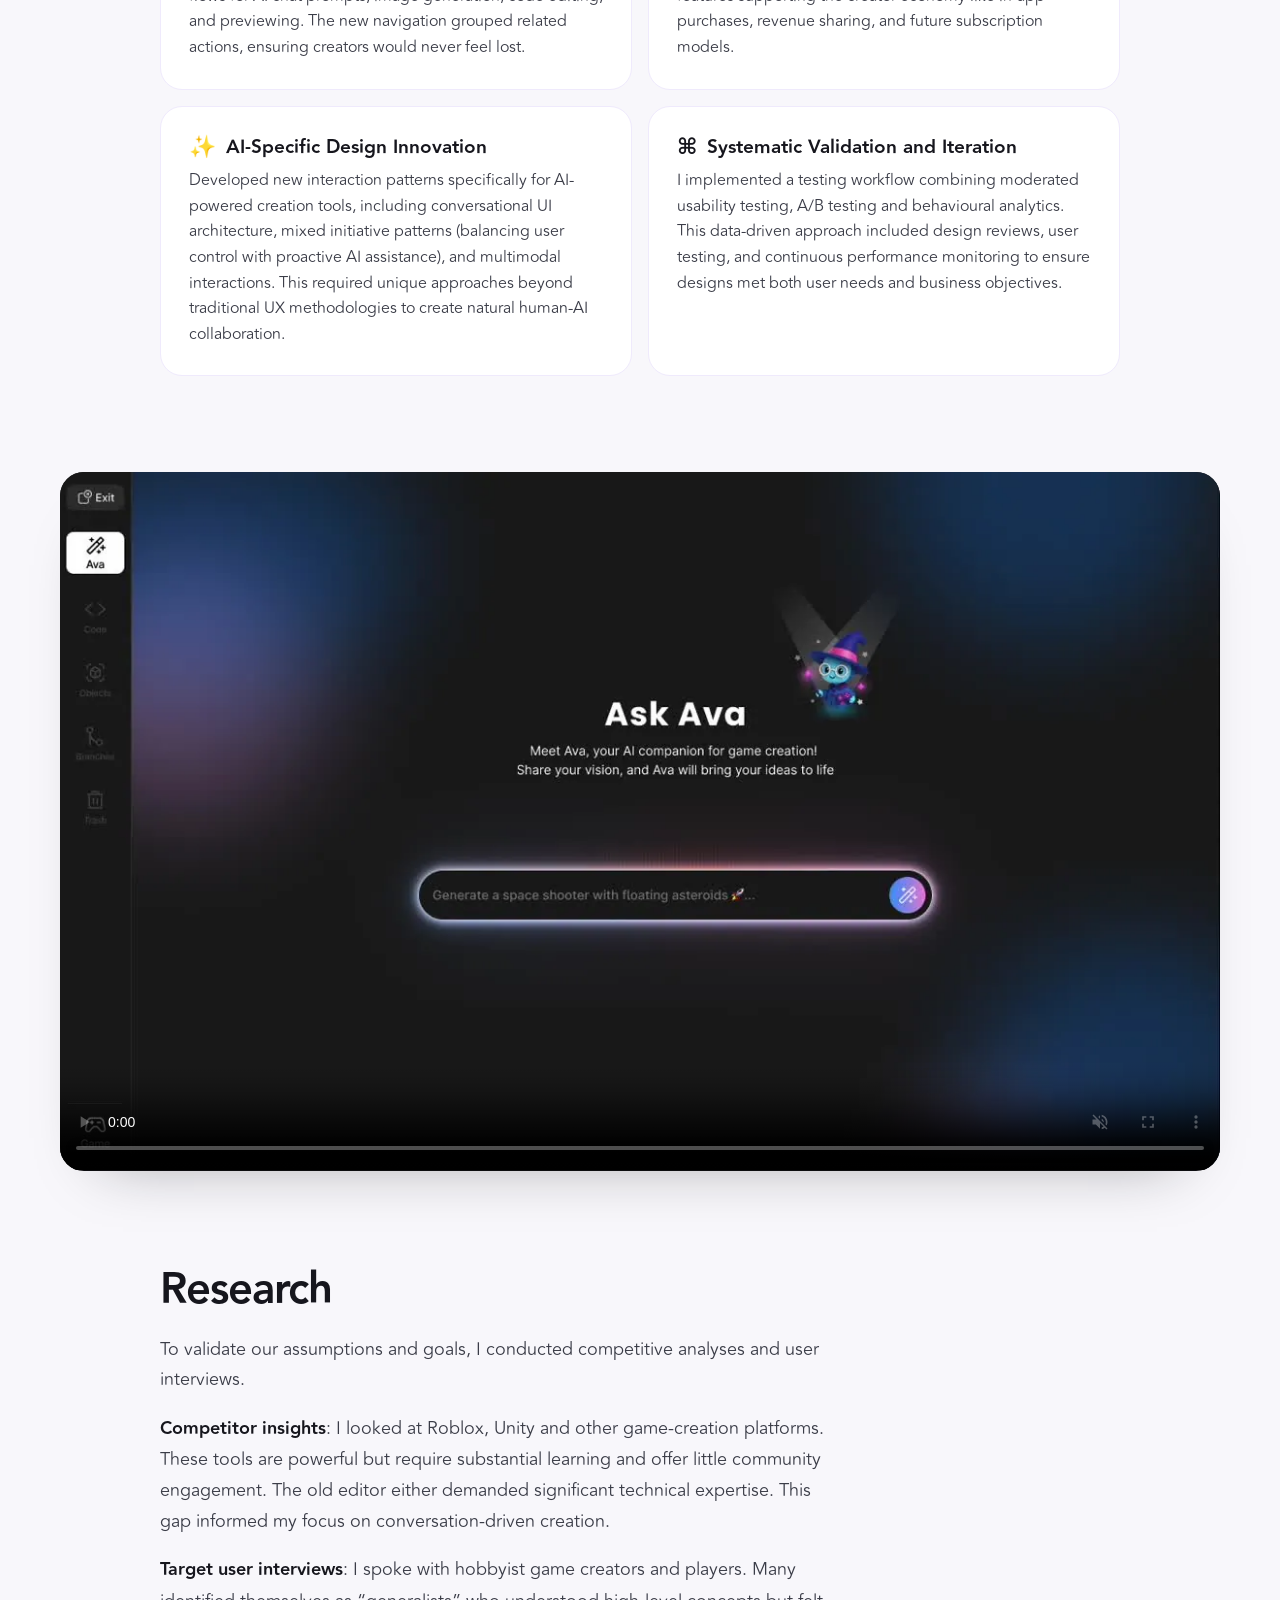
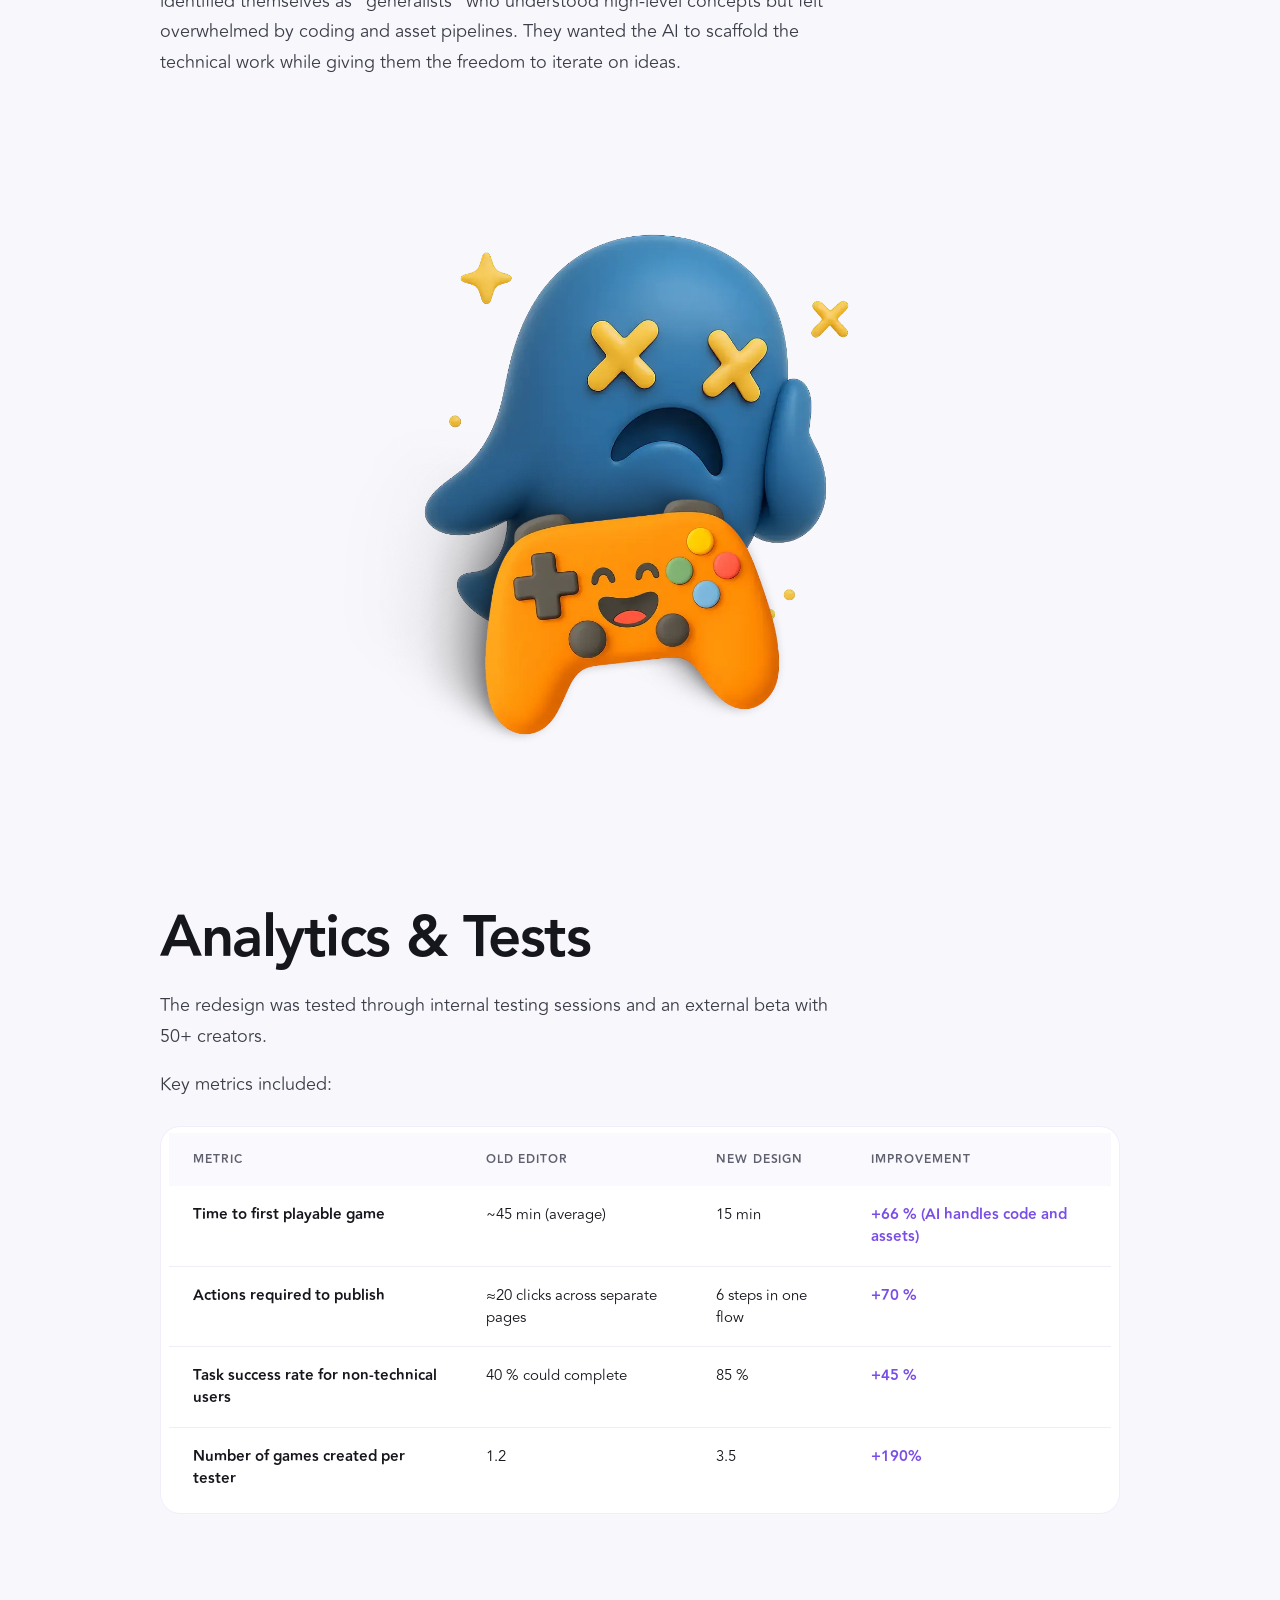
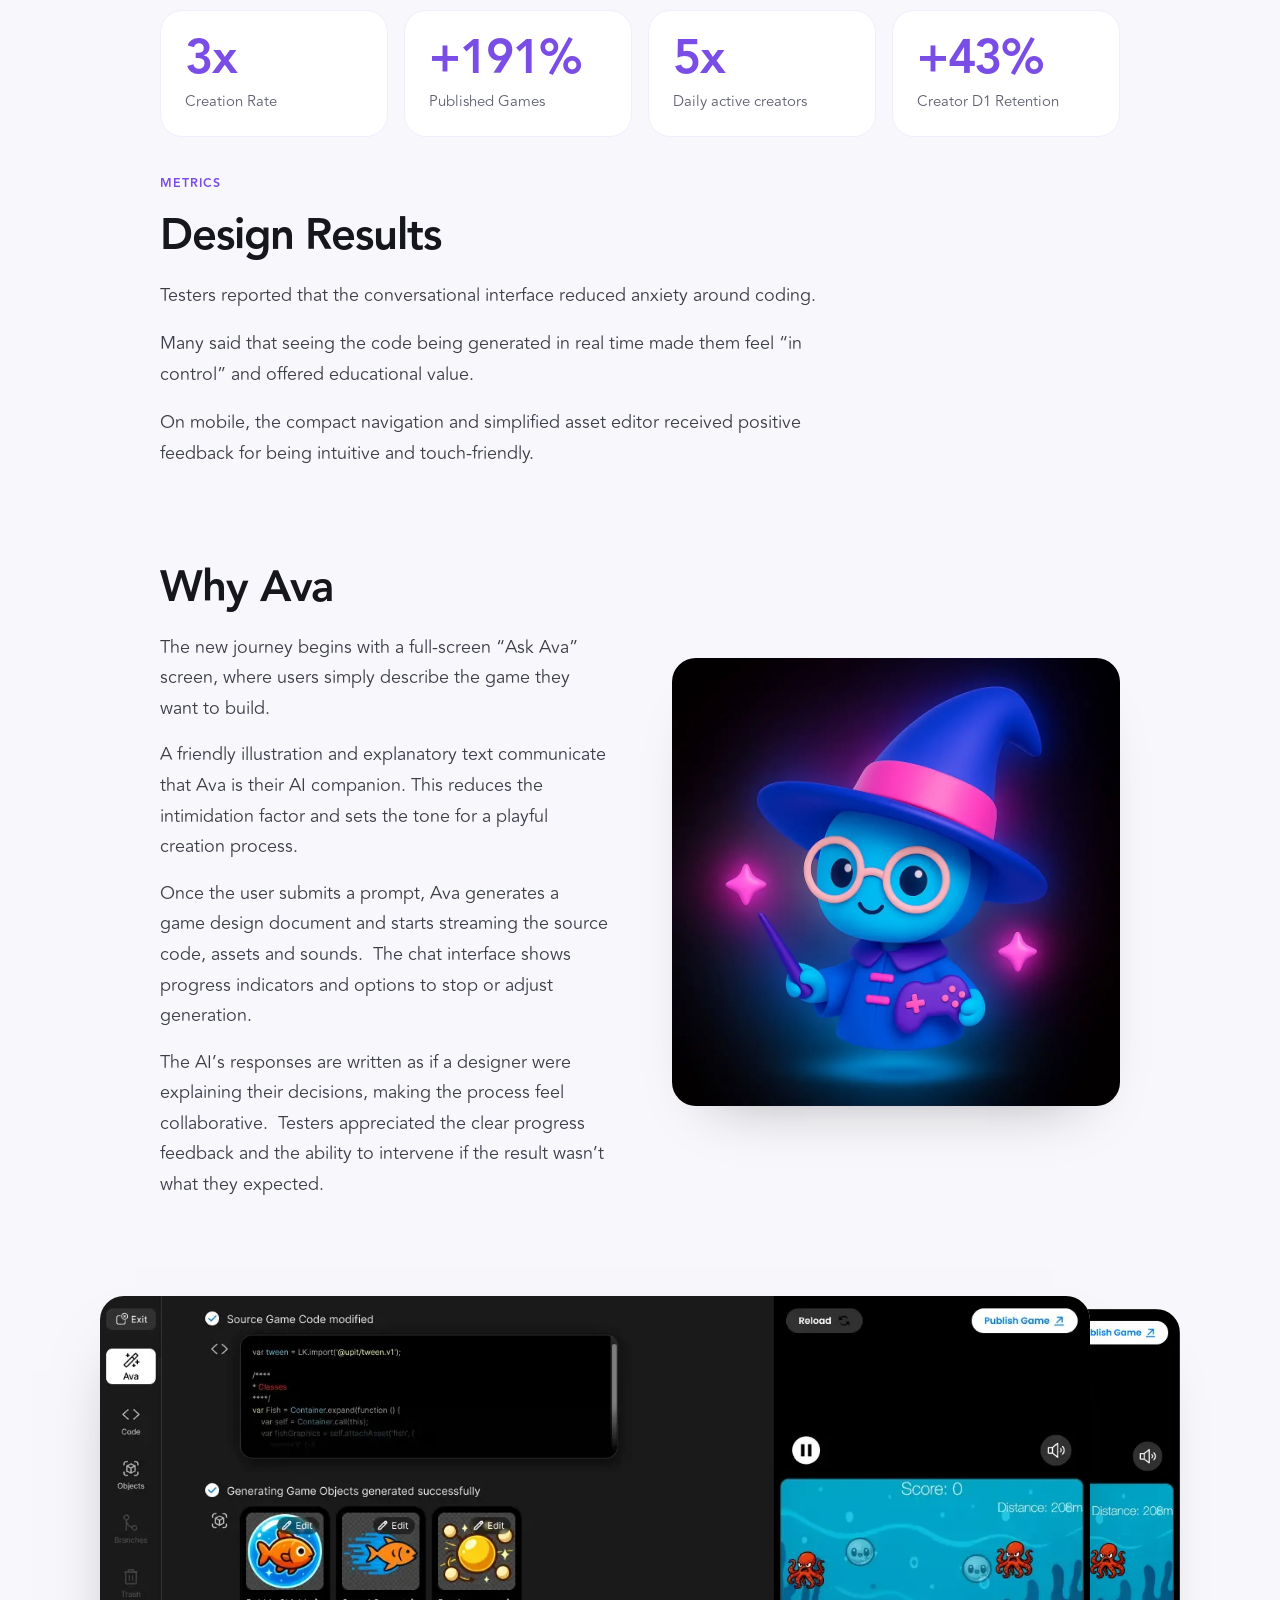
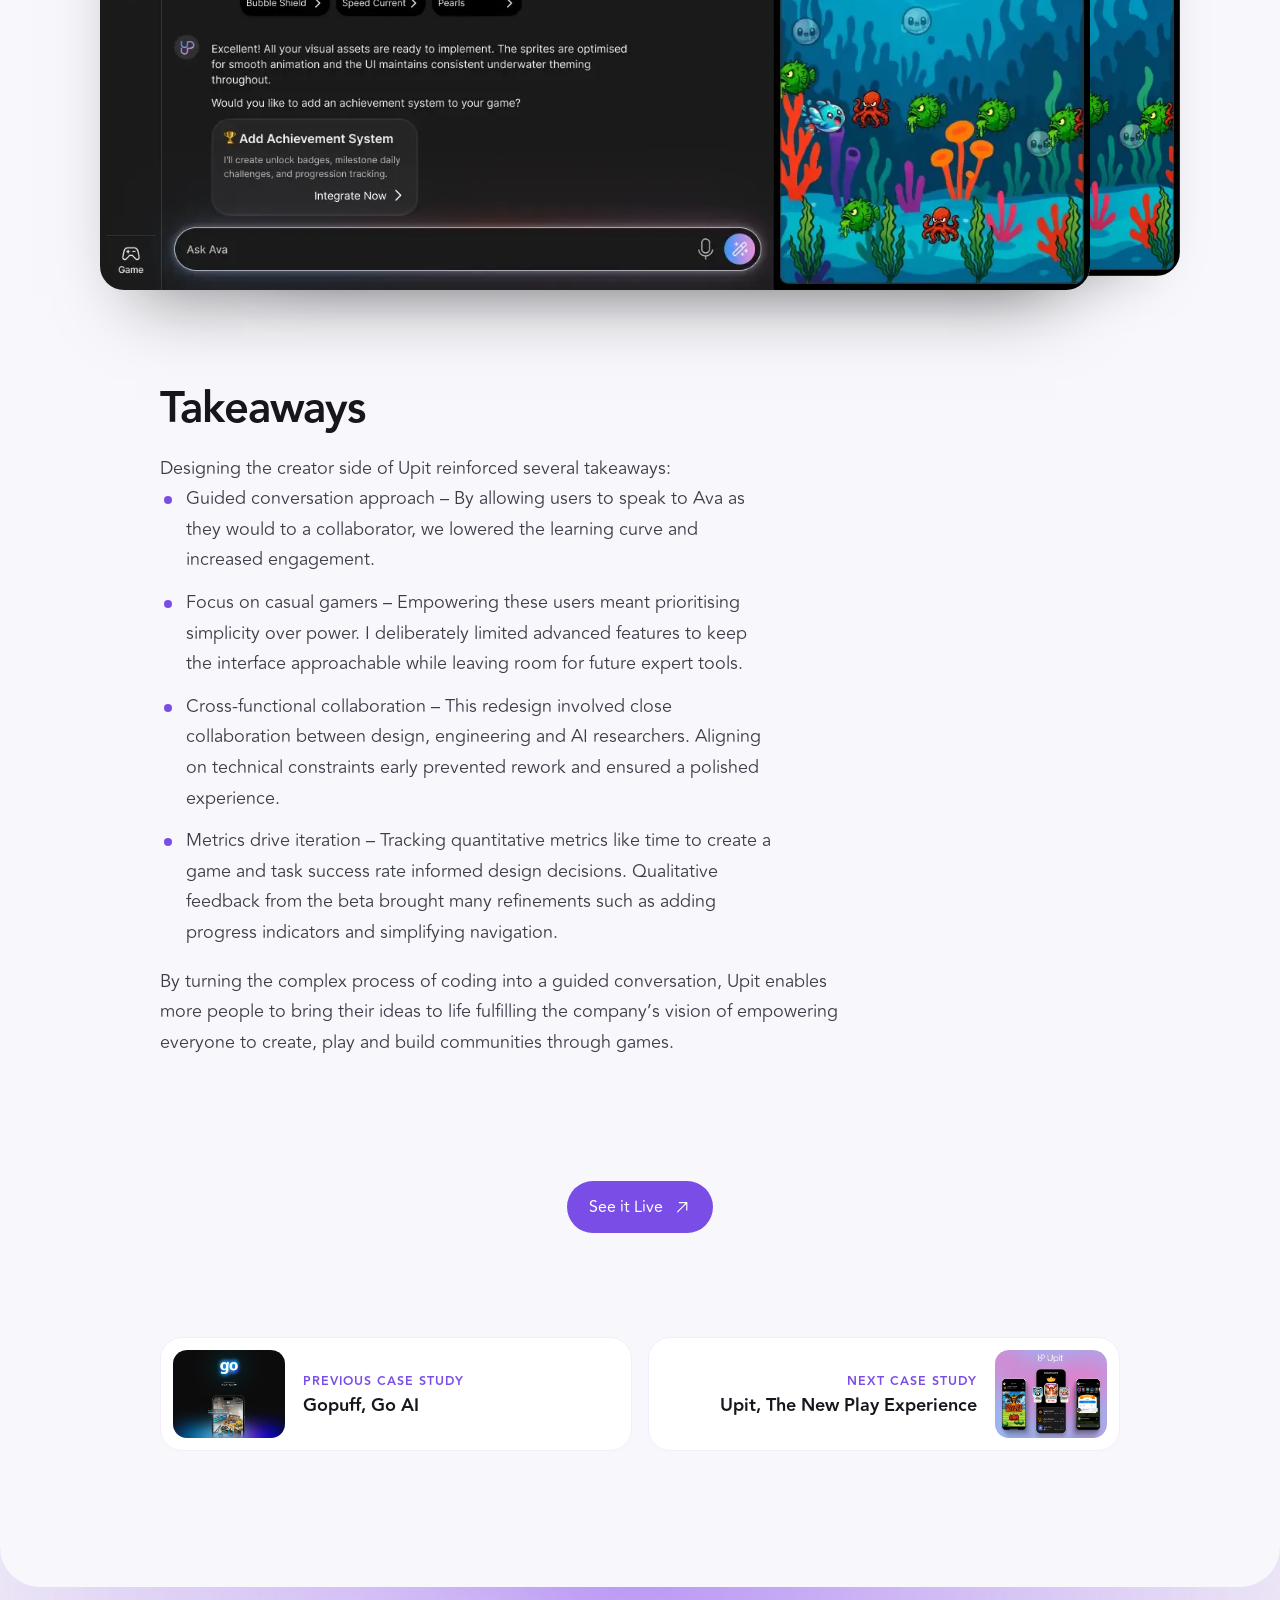
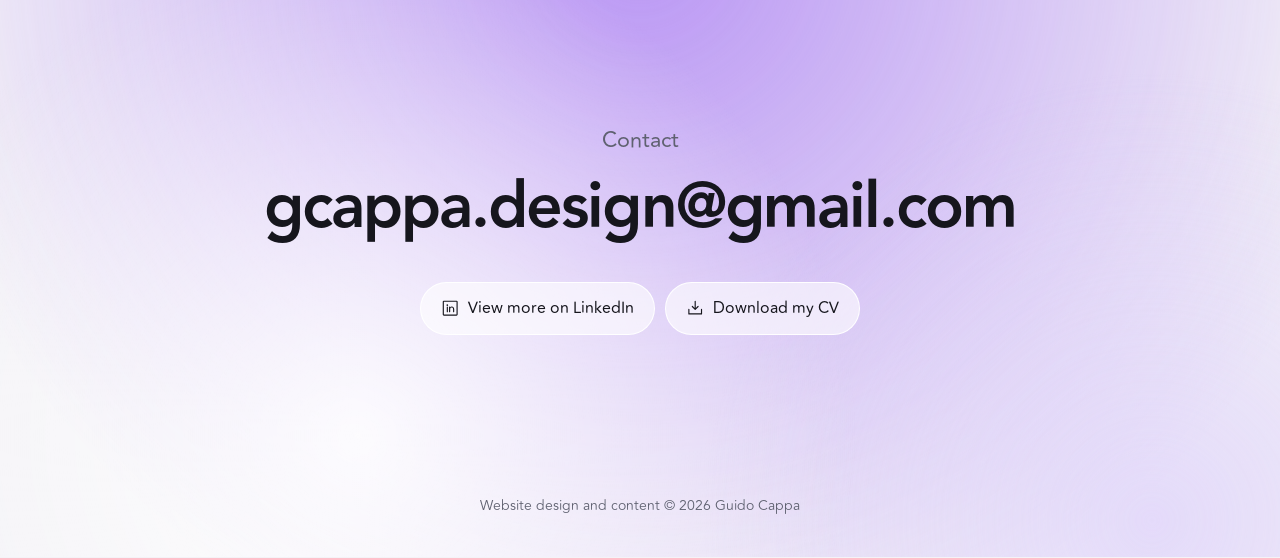
<file: ava-ai-game-creator/index.html>
<!doctype html>
<html lang="en">
<head>
<meta charset="utf-8">
<meta name="viewport" content="width=device-width, initial-scale=1">
<title>Ava - Reimagining Game Creation – Guido Cappa</title>
<meta name="description" content="I led the redesign of the creator, turning a fragmented flow into a seamless journey boosting game completion rates by over 3×">
<meta name="theme-color" content="#f4f3f7">
<link rel="icon" href="../assets/img/favicon.png">
<link rel="preload" href="../assets/fonts/avenir-heavy.ttf" as="font" type="font/ttf" crossorigin>
<link rel="preload" href="../assets/fonts/avenir-book.ttf" as="font" type="font/ttf" crossorigin>
<link rel="stylesheet" href="../assets/css/site.css?v=202611161654">
<link rel="stylesheet" href="../assets/css/page.css?v=202611161654">
<script>document.documentElement.classList.add('js');</script>
</head>
<body class="page">

<svg width="0" height="0" style="position:absolute" aria-hidden="true">
  <symbol id="i-arrow-up" viewBox="0 0 256 256"><path fill="currentColor" d="M205.66,117.66a8,8,0,0,1-11.32,0L136,59.31V216a8,8,0,0,1-16,0V59.31L61.66,117.66a8,8,0,0,1-11.32-11.32l72-72a8,8,0,0,1,11.32,0l72,72A8,8,0,0,1,205.66,117.66Z"/></symbol>
  <symbol id="i-arrow-up-right" viewBox="0 0 256 256"><path fill="currentColor" d="M200,64V168a8,8,0,0,1-16,0V83.31L69.66,197.66a8,8,0,0,1-11.32-11.32L172.69,72H88a8,8,0,0,1,0-16H192A8,8,0,0,1,200,64Z"/></symbol>
  <symbol id="i-envelope" viewBox="0 0 256 256"><path fill="currentColor" d="M224,48H32a8,8,0,0,0-8,8V192a16,16,0,0,0,16,16H216a16,16,0,0,0,16-16V56A8,8,0,0,0,224,48ZM203.43,64,128,133.15,52.57,64ZM216,192H40V74.19l82.59,75.71a8,8,0,0,0,10.82,0L216,74.19V192Z"/></symbol>
  <symbol id="i-linkedin" viewBox="0 0 256 256"><path fill="currentColor" d="M216,24H40A16,16,0,0,0,24,40V216a16,16,0,0,0,16,16H216a16,16,0,0,0,16-16V40A16,16,0,0,0,216,24Zm0,192H40V40H216V216ZM96,112v64a8,8,0,0,1-16,0V112a8,8,0,0,1,16,0Zm88,28v36a8,8,0,0,1-16,0V140a20,20,0,0,0-40,0v36a8,8,0,0,1-16,0V112a8,8,0,0,1,15.79-1.78A36,36,0,0,1,184,140ZM100,84A12,12,0,1,1,88,72,12,12,0,0,1,100,84Z"/></symbol>
  <symbol id="i-download" viewBox="0 0 256 256"><path fill="currentColor" d="M224,144v64a8,8,0,0,1-8,8H40a8,8,0,0,1-8-8V144a8,8,0,0,1,16,0v56H208V144a8,8,0,0,1,16,0Zm-101.66,5.66a8,8,0,0,0,11.32,0l40-40a8,8,0,0,0-11.32-11.32L136,124.69V32a8,8,0,0,0-16,0v92.69L93.66,98.34a8,8,0,0,0-11.32,11.32Z"/></symbol>
</svg>

<header class="nav">
  <a class="nav__brand" href="../" aria-label="Guido Cappa, home"><img src="../assets/img/logo-gc.png" alt="" width="38" height="38"><span>guido cappa</span></a>
  <nav class="nav__links" aria-label="Main">
    <a href="../about/">About</a>
    <a href="../#work">Work</a>
    <a class="nav__cta" href="#contact">Contact</a>
  </nav>
</header>

<section class="phero">
  <div class="bg" aria-hidden="true"><i class="bg__blob"></i><i class="bg__blob"></i><i class="bg__blob"></i></div>
  <div class="phero__inner">
    <nav class="crumbs" aria-label="Breadcrumb"><a href="../#work">Work</a><span aria-hidden="true">/</span><span aria-current="page">Upit, Creating Games with Ava</span></nav>
    <h1>Ava - Reimagining Game Creation</h1>
    <p class="phero__sub">I led the redesign of the creator, turning a fragmented flow into a seamless journey boosting game completion rates by over 3×</p>
    <dl class="phero__meta" style="--cols: 3"><div><dt>Timeline</dt><dd>Oct 2024 - Present</dd></div><div><dt>Platform</dt><dd>Web App - iOS - Android</dd></div><div><dt>My Role</dt><dd>Senior Product Designer</dd></div></dl>
    <dl class="phero__team"><dt>The Team</dt><dd>Conceptual Designer, UI Designer, 2 React Native engineers, 6 Full stack engineersh Lead, 2 AI engigneers</dd></dl>
  </div>
</section>
<main class="stage cs">
<section class="cs-block cs-block--media reveal"><div class="cs-frame cs-frame--clear cs-tilt"><img src="media/ipad2.webp" width="1220" height="931" loading="lazy" decoding="async" alt=""></div></section><section class="cs-block cs-block--text reveal"><h2 class="cs-h">Introduction</h2><p data-tldr="Upit lets anyone make games by chatting with an AI called Ava.">Upit represents the future of game development. A platform where anyone can create games through natural conversation with an AI assistant named <strong>Ava</strong>. As the gaming industry becomes more accessible, the challenge was to close the gap between powerful creation capabilities and user-friendly design.</p><p data-tldr="The creator side needed a full redesign: AI help, without losing the depth creators need.">The creator side of Upit needed a complete UX/UI redesign to support the platform's vision: <strong>enabling game creation through AI assistance while maintaining the depth and functionality that creators need.</strong></p><p data-tldr="How the whole team and I took the creator redesign from concept to a finished interface.">This case study explores the collaborative redesign of the creator experience, driven by a multidisciplinary team of engineers, project managers, stakeholders, and creators. I developed the project from concept to a refined interface, making AI-powered game development approachable for creators at every level.</p></section><section class="cs-block cs-split cs-split--media-left reveal"><div class="cs-split__media"><div class="cs-phones cs-phones--1"><div class="cs-phone"><img src="media/chat-8.webp" width="375" height="812" loading="lazy" decoding="async" alt=""></div></div></div><div class="cs-split__text"><h2 class="cs-h">Problems</h2><p data-tldr="Making games usually needs code, art and sound skills most people don&#x27;t have."><strong>High Barrier to Entry<br></strong>Creating games traditionally requires specialised skills in coding, art, design, and sound, which most people do not possess. Even existing "accessible" platforms like Roblox still require significant technical expertise</p><p><strong>Time-Consuming and Frustrating<br></strong>Even for those with some technical ability, the process is notoriously time-consuming, frustrating, and often leads to projects being abandoned</p><p><strong>AI Integration Challenges<br></strong>Make AI assistance feel natural rather than robotic or limiting</p></div></section><section class="cs-block cs-split cs-split--media-right reveal"><div class="cs-split__media"><div class="cs-frame cs-frame--video"><video class="cs-video" src="media/editor-mobile-v1.mp4" width="334" height="720" poster="media/editor-mobile-v1-2.webp" muted loop playsinline preload="none" data-autoplay aria-label="Product demo video"></video></div></div><div class="cs-split__text"><h2 class="cs-h">My Role</h2><p data-tldr="I led the creator platform redesign with product, engineering and stakeholders.">As Senior Product Designer, I led the complete redesign of Upit's creator platform, working closely with the product team, engineering, and stakeholders to reimagine how creators interact with AI-powered game development tools.</p><p>This involved:</p><ul class="cs-list"><li>Mapping the end‑to‑end flow, from ideation through asset editing, code updates and publishing, and identifying friction points.</li><li>Translating complex AI capabilities into intuitive user interactions.</li><li>Creating high‑fidelity prototypes and visual designs for web and mobile, then conducting user tests and design reviews with stakeholders.</li><li>Collaborating with engineers to align the design system with the platform’s technical requirements.</li></ul></div></section><section class="cs-block cs-block--media reveal"><div class="cs-frame"><img src="media/reddit-3.webp" width="1350" height="1081" loading="lazy" decoding="async" alt=""></div></section><section class="cs-block cs-block--cards reveal"><h2 class="cs-h">Design Process</h2><div class="cs-cards cs-cards--4"><div class="cs-card"><h3><span class="cs-card__icon" aria-hidden="true">❖</span>User Experience &amp; Information Architecture</h3><p data-tldr="I designed mobile-first flows for chat, live code preview, and image and sound editing.">I planned the user interface and interaction flows across various platforms, prioritising a <strong>"mobile-first" approach</strong>. This included the editor's layout, core chat functionality with features like live code preview, and <strong>AI-powered tools</strong> for image editing and sound editing. I mapped key flows for AI chat prompts, image generation, code editing, and previewing. The new navigation grouped related actions, ensuring creators would never feel lost.</p></div><div class="cs-card"><h3><span class="cs-card__icon" aria-hidden="true">🗓️</span>Planning for Iteration &amp; Scalability</h3><p data-tldr="I planned phased MVPs with engineering, plus retention and creator-economy features.">Collaborated closely with engineering to build a scalable architecture, focusing on clear planning for iterative development. This included defining achievable MVPs and mapping out phased rollouts to ensure steady progress. Designed systems to drive user retention, such as social connections and progress mechanics, as well as features supporting the creator economy like in-app purchases, revenue sharing, and future subscription models.</p></div><div class="cs-card"><h3><span class="cs-card__icon" aria-hidden="true">✨</span>AI-Specific Design Innovation</h3><p data-tldr="I designed new patterns for working with AI: conversational, shared control, multimodal.">Developed new interaction patterns specifically for AI-powered creation tools, including conversational UI architecture, mixed initiative patterns (balancing user control with proactive AI assistance), and multimodal interactions. This required unique approaches beyond traditional UX methodologies to create natural human-AI collaboration.</p></div><div class="cs-card"><h3><span class="cs-card__icon" aria-hidden="true">⌘</span>Systematic Validation and Iteration</h3><p data-tldr="I tested with usability sessions, A/B tests and analytics, and kept monitoring after launch.">I implemented a testing workflow combining moderated usability testing, A/B testing and behavioural analytics. This data-driven approach included design reviews, user testing, and continuous performance monitoring to ensure designs met both user needs and business objectives.</p></div></div></section><section class="cs-block cs-wide reveal"><div class="cs-frame cs-frame--video"><video class="cs-video" src="media/web-editor-v2.mp4" width="1195" height="720" poster="media/web-editor-v2-2.webp" muted loop playsinline preload="none" data-autoplay aria-label="Product demo video"></video></div></section><section class="cs-block cs-block--text reveal"><h2 class="cs-h">Research</h2><p>To validate our assumptions and goals, I conducted competitive analyses and user interviews.</p><p data-tldr="Roblox and Unity are powerful but hard to learn, so I focused on creating by conversation."><strong>Competitor insights</strong>: I looked at Roblox, Unity and other game‑creation platforms. These tools are powerful but require substantial learning and offer little community engagement. The old editor either demanded significant technical expertise. This gap informed my focus on conversation‑driven creation.</p><p data-tldr="Creators wanted the AI to handle the technical work while they shaped the ideas."><strong>Target user interviews</strong>: I spoke with hobbyist game creators and players. Many identified themselves as “generalists” who understood high‑level concepts but felt overwhelmed by coding and asset pipelines. They wanted the AI to scaffold the technical work while giving them the freedom to iterate on ideas.</p></section><section class="cs-block cs-pair cs-pair--cutouts reveal"><div class="cs-pair__stage"><div class="cs-frame cs-frame--clear cs-pair__back"><img src="media/chatgpt-image-may-20-2025-11-00-06-am.webp" width="1024" height="1024" loading="lazy" decoding="async" alt=""></div><div class="cs-frame cs-frame--clear cs-pair__front"><img src="media/chatgpt-image-may-21-2025-05-27-46-pm-1-1.webp" width="995" height="907" loading="lazy" decoding="async" alt=""></div></div></section><section class="cs-block cs-block--table reveal"><h2 class="cs-h cs-h--big">Analytics &amp; Tests</h2><p>The redesign was tested through internal testing sessions and an external beta with 50+ creators.</p><p>Key metrics included:</p><div class="cs-table"><table><thead><tr><th scope="col">METRIC</th><th scope="col">OLD EDITOR</th><th scope="col">NEW DESIGN</th><th scope="col">IMPROVEMENT</th></tr></thead><tbody><tr><th scope="row">Time to first playable game</th><td>~45 min (average)</td><td>15 min</td><td>+66 % (AI handles code and assets)</td></tr><tr><th scope="row">Actions required to publish</th><td>≈20 clicks across separate pages</td><td>6 steps in one flow</td><td>+70 %</td></tr><tr><th scope="row">Task success rate for non‑technical users</th><td>40 % could complete</td><td>85 %</td><td>+45 %</td></tr><tr><th scope="row">Number of games created per tester</th><td>1.2</td><td>3.5</td><td>+190%</td></tr></tbody></table></div></section><section class="cs-block cs-block--stats reveal"><dl class="cs-stats"><div><dt>Creation Rate</dt><dd>3x</dd></div><div><dt>Published Games</dt><dd>+191%</dd></div><div><dt>Daily active creators</dt><dd>5x</dd></div><div><dt>Creator D1 Retention</dt><dd>+43%</dd></div></dl><p class="cs-eyebrow">Metrics</p><h2 class="cs-h">Design Results</h2><p>Testers reported that the conversational interface reduced anxiety around coding.</p><p>Many said that seeing the code being generated in real time made them feel “in control” and offered educational value.</p><p>On mobile, the compact navigation and simplified asset editor received positive feedback for being intuitive and touch‑friendly.</p></section><section class="cs-block cs-split cs-split--media-right reveal"><div class="cs-split__media"><div class="cs-frame"><img src="media/chatgpt-image-jun-25-2025-02-29-38-pm.webp" width="1024" height="1024" loading="lazy" decoding="async" alt=""></div></div><div class="cs-split__text"><h2 class="cs-h">Why Ava</h2><p>The new journey begins with a full‑screen “Ask Ava” screen, where users simply describe the game they want to build.</p><p>A friendly illustration and explanatory text communicate that Ava is their AI companion. This reduces the intimidation factor and sets the tone for a playful creation process.</p><p data-tldr="Ava writes a design doc, then streams the code, art and sound. You can stop or adjust it.">Once the user submits a prompt, Ava generates a game design document and starts streaming the source code, assets and sounds.  The chat interface shows progress indicators and options to stop or adjust generation.</p><p data-tldr="Ava explains its choices like a designer would. Testers liked seeing progress and stepping in.">The AI’s responses are written as if a designer were explaining their decisions, making the process feel collaborative.  Testers appreciated the clear progress feedback and the ability to intervene if the result wasn’t what they expected.</p></div></section><section class="cs-block cs-pair reveal"><div class="cs-pair__stage"><div class="cs-frame cs-pair__back"><img src="media/filter.webp" width="1280" height="768" loading="lazy" decoding="async" alt=""></div><div class="cs-frame cs-pair__front"><img src="media/chat2.webp" width="1280" height="768" loading="lazy" decoding="async" alt=""></div></div></section><section class="cs-block cs-block--text reveal"><h2 class="cs-h">Takeaways</h2><p>Designing the creator side of Upit reinforced several takeaways:</p><ul class="cs-list"><li>Guided conversation approach – By allowing users to speak to Ava as they would to a collaborator, we lowered the learning curve and increased engagement.</li><li>Focus on casual gamers – Empowering these users meant prioritising simplicity over power. I deliberately limited advanced features to keep the interface approachable while leaving room for future expert tools.</li><li>Cross‑functional collaboration – This redesign involved close collaboration between design, engineering and AI researchers. Aligning on technical constraints early prevented rework and ensured a polished experience.</li><li>Metrics drive iteration – Tracking quantitative metrics like time to create a game and task success rate informed design decisions. Qualitative feedback from the beta brought many refinements such as adding progress indicators and simplifying navigation.</li></ul><p data-tldr="Turning coding into a guided conversation lets far more people make games.">By turning the complex process of coding into a guided conversation, Upit enables more people to bring their ideas to life fulfilling the company’s vision of empowering everyone to create, play and build communities through games.</p></section><section class="cs-block cs-block--text reveal"><p class="cs-cta"><a class="btn btn--accent" href="https://www.upit.com/" target="_blank" rel="noopener">See it Live <svg class="icon" aria-hidden="true"><use href="#i-arrow-up-right"/></svg></a></p></section>
<nav class="pn reveal" aria-label="More case studies"><a class="pn__card pn__card--prev" href="../gopuff-go-ai/"><img src="../assets/img/work/gopuff-800.webp" width="800" height="633" loading="lazy" alt=""><span><small>Previous case study</small><b>Gopuff, Go AI</b></span></a><a class="pn__card pn__card--next" href="../the-new-play-experience/"><img src="../assets/img/work/play-800.webp" width="800" height="633" loading="lazy" alt=""><span><small>Next case study</small><b>Upit, The New Play Experience</b></span></a></nav>
</main>

<footer class="foot" id="contact">
  <div class="bg bg--foot" aria-hidden="true"><i class="bg__blob"></i><i class="bg__blob"></i><i class="bg__blob"></i></div>
  <div class="foot__inner">
    <h2>Contact</h2>
    <a class="foot__mail" href="mailto:gcappa.design@gmail.com">gcappa.design@gmail.com</a>
    <div class="foot__links">
      <a class="chip" href="https://www.linkedin.com/in/guidocappa/" target="_blank" rel="noopener"><svg class="icon" aria-hidden="true"><use href="#i-linkedin"/></svg>View more on LinkedIn</a>
      <a class="chip" href="https://drive.google.com/file/d/15bHLeHBrdMc0MzU9YChnHQD7r2aeO82U/view?usp=sharing" target="_blank" rel="noopener"><svg class="icon" aria-hidden="true"><use href="#i-download"/></svg>Download my CV</a>
    </div>
    <p class="foot__legal">Website design and content © 2026 Guido Cappa</p>
  </div>
</footer>

<script src="../assets/js/page.js?v=202611161654" defer></script>
<script src="../assets/js/eyes.js?v=202611161654" defer></script>
</body>
</html>
</file>
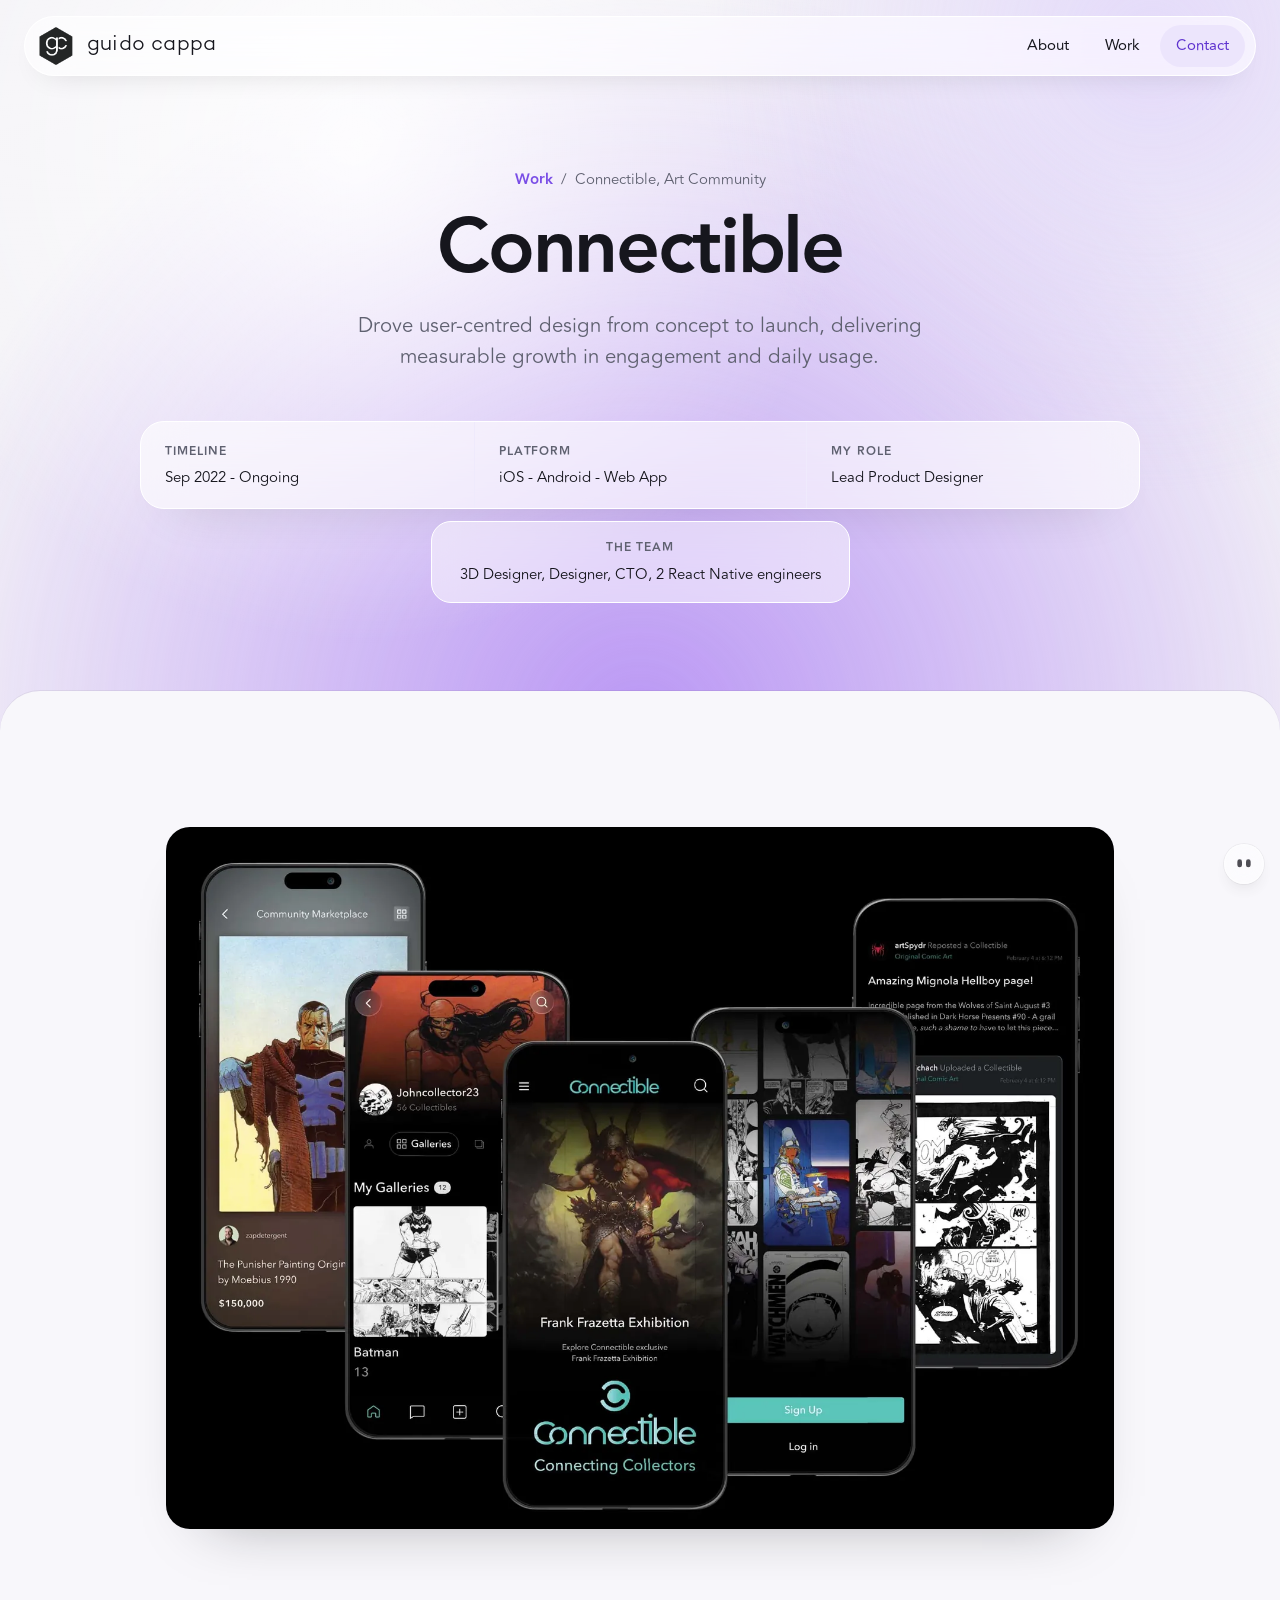
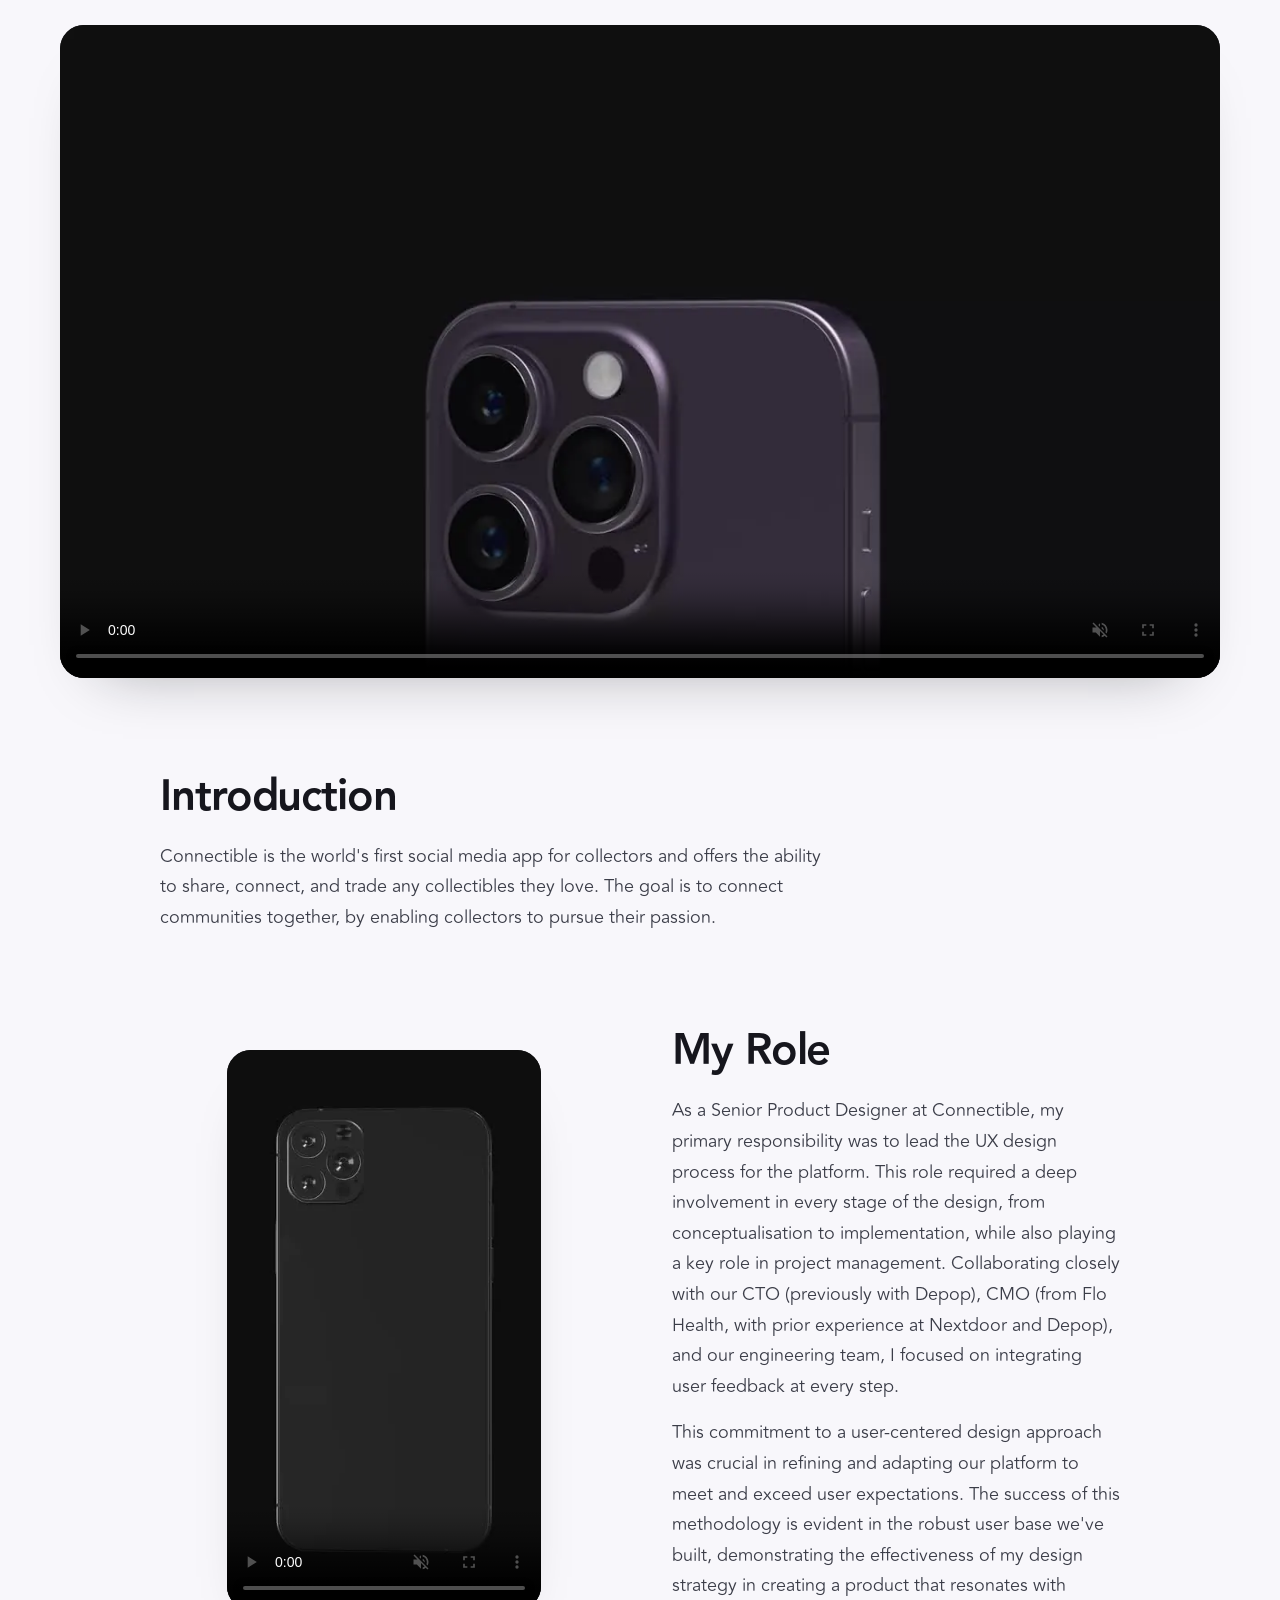
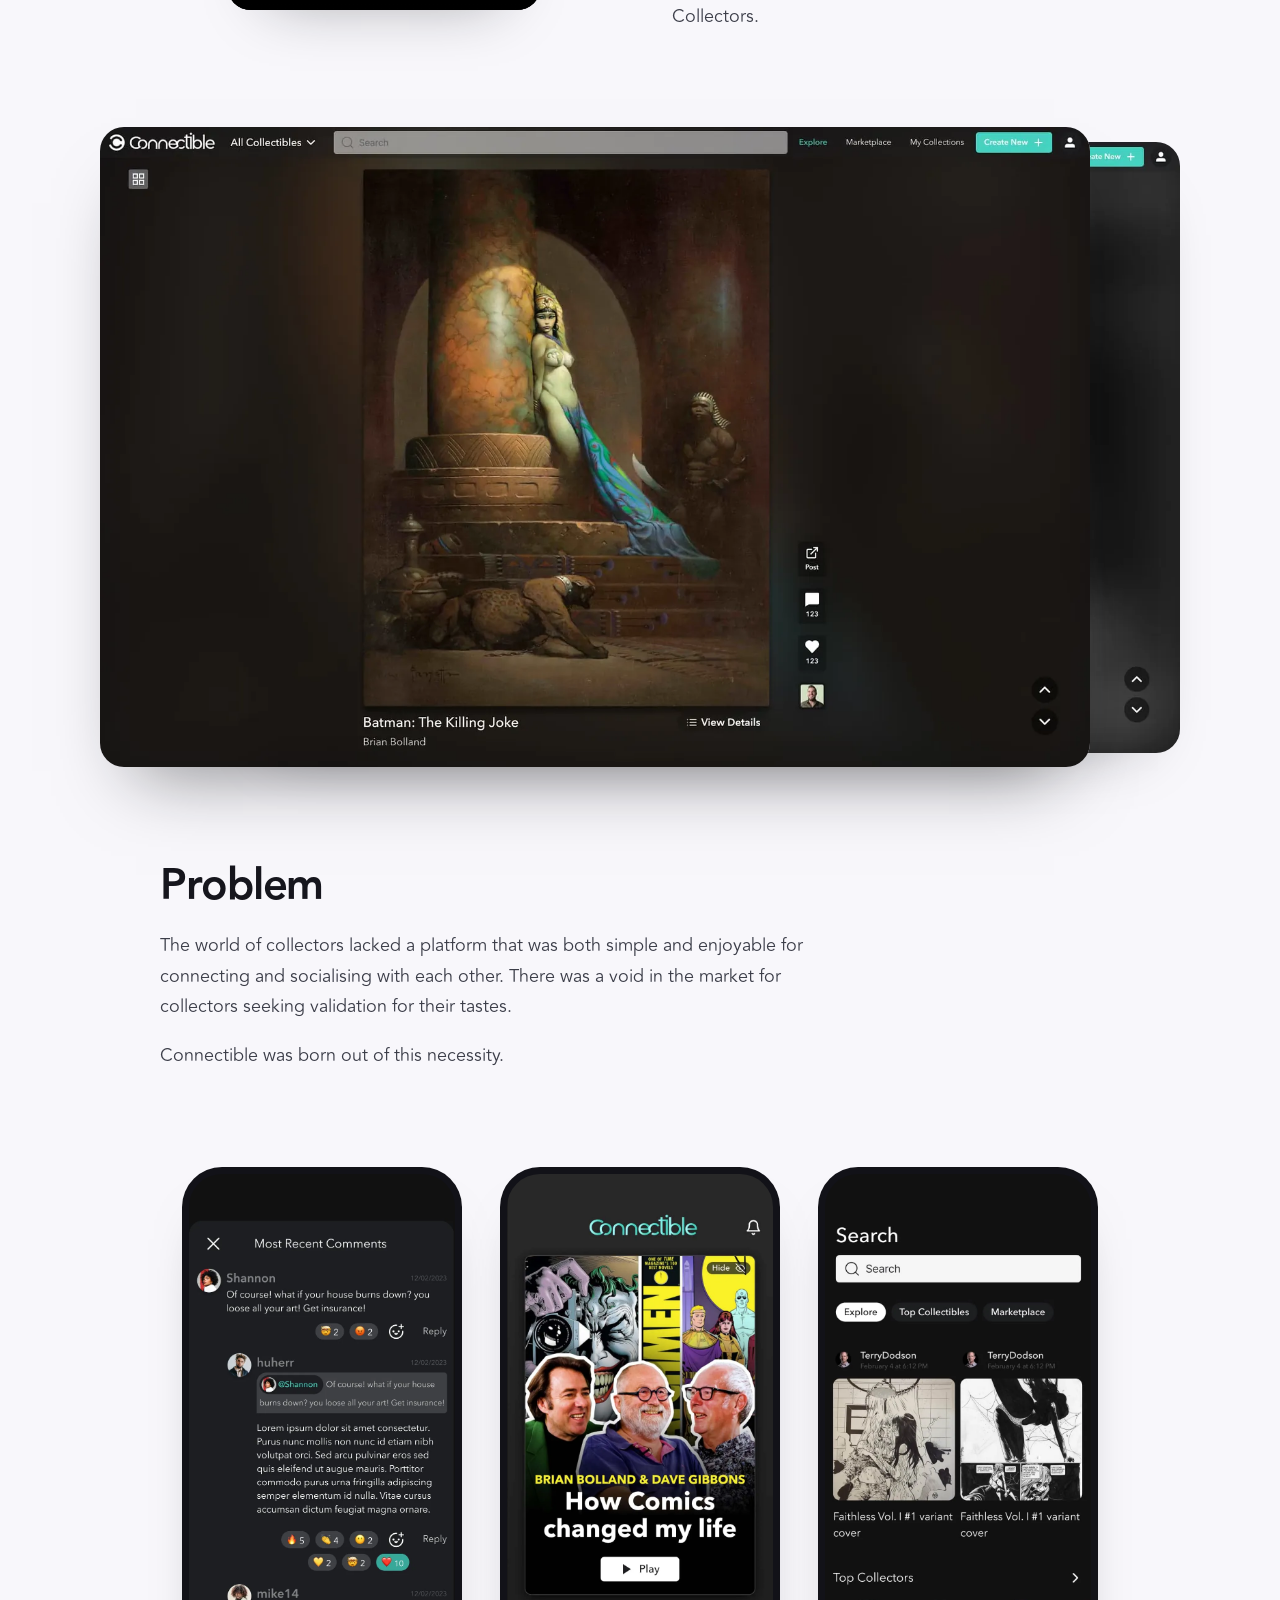
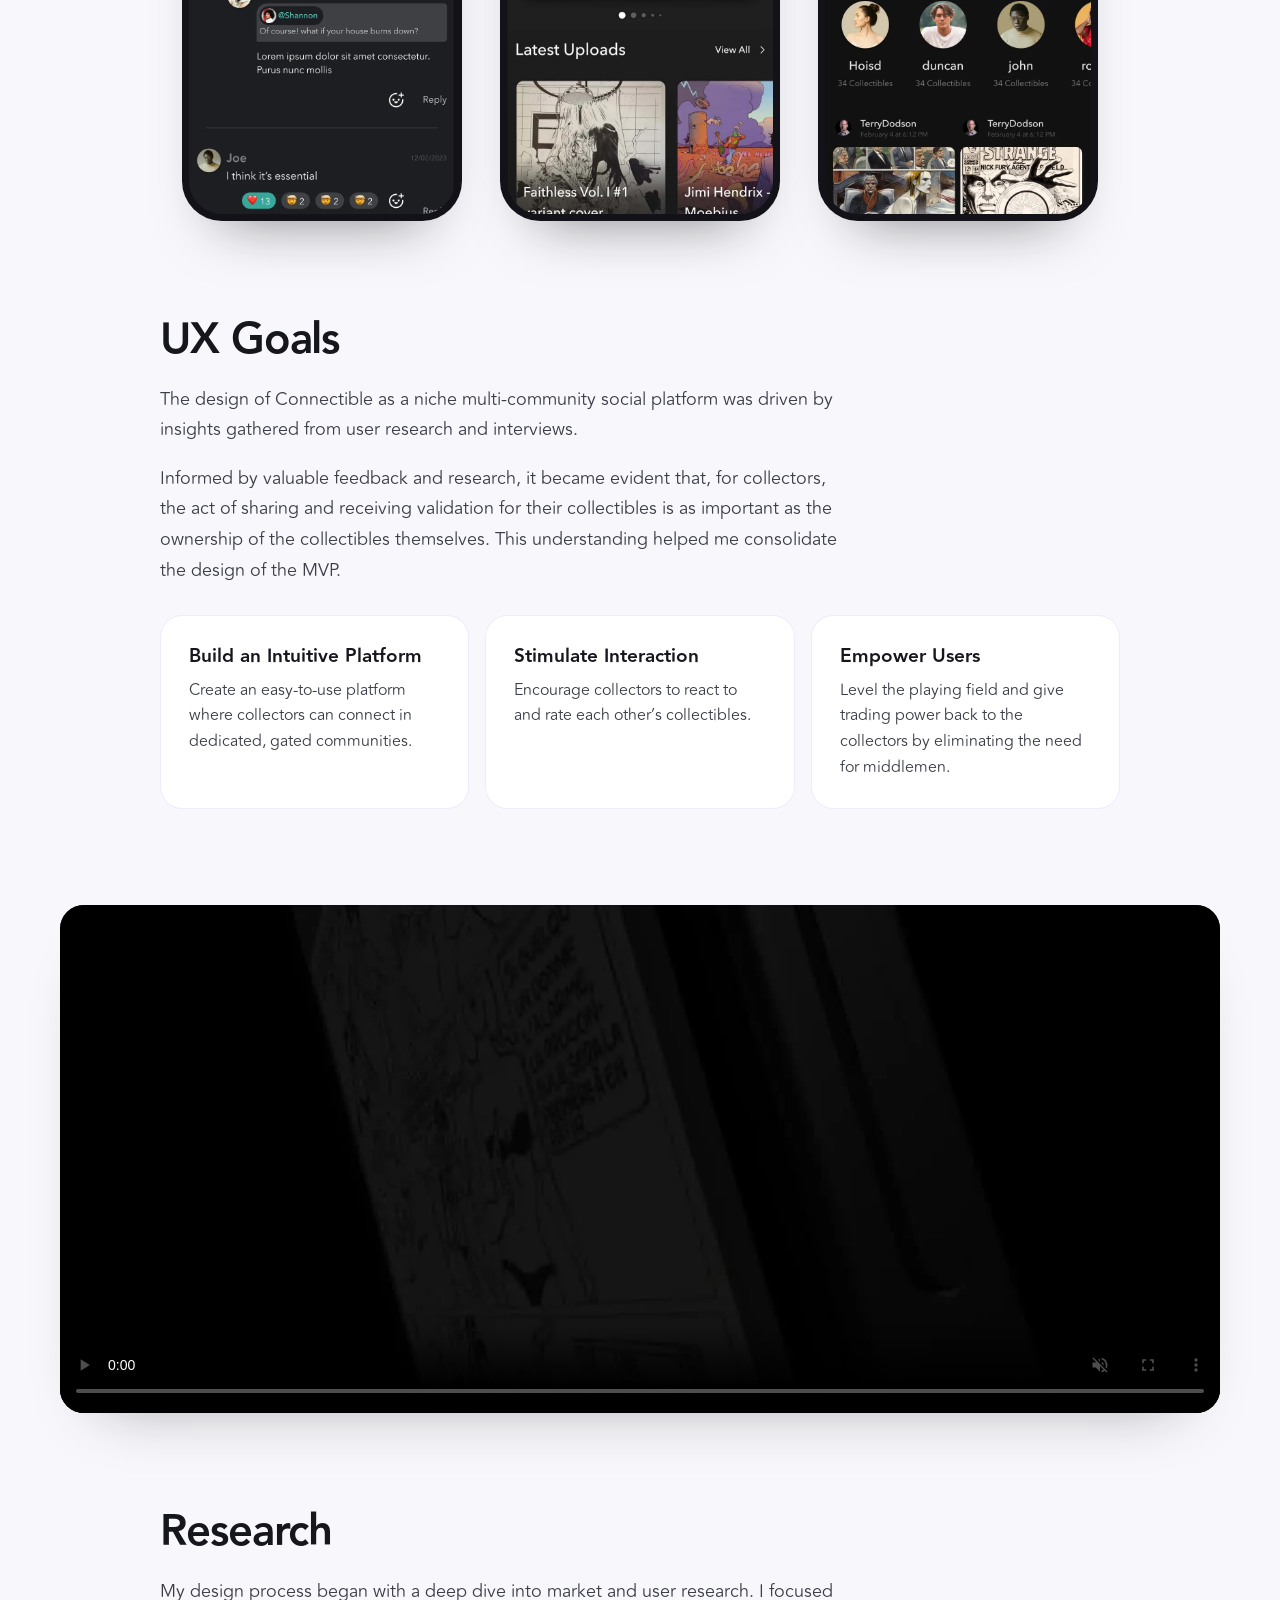
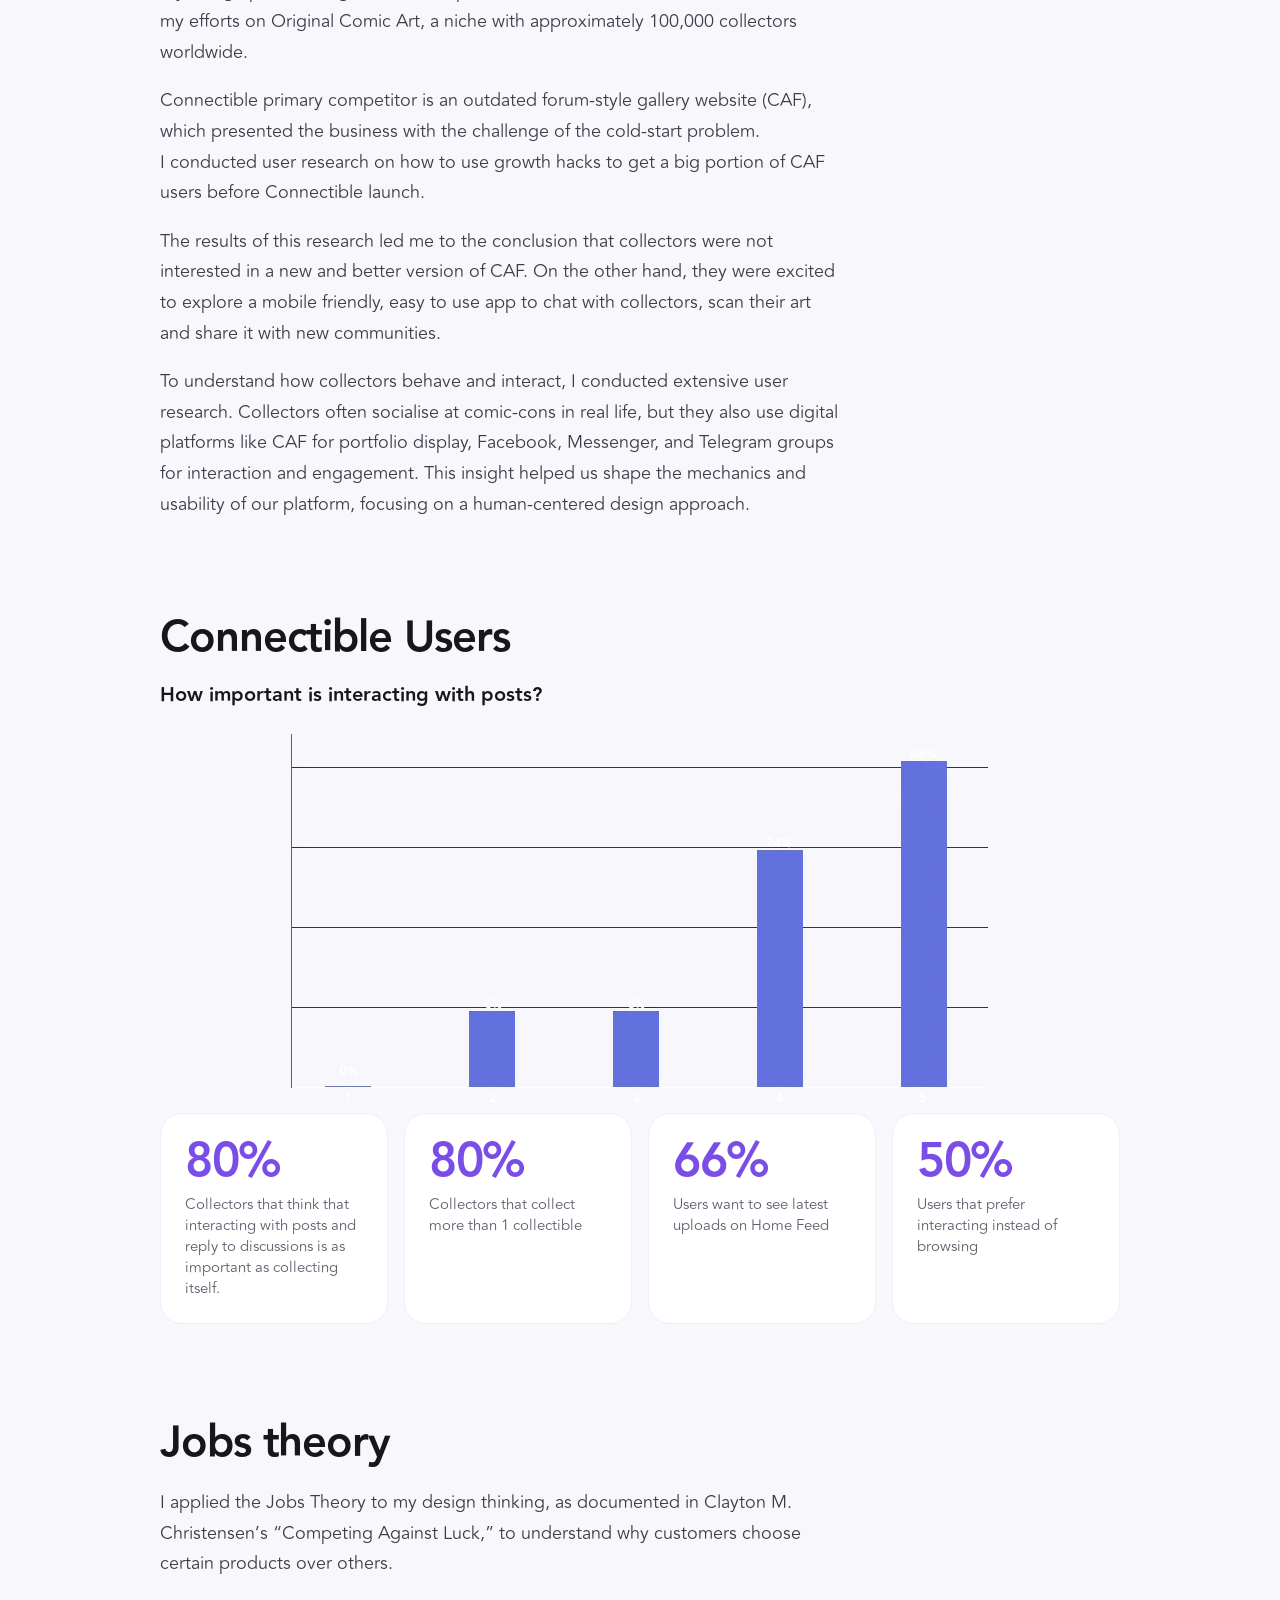
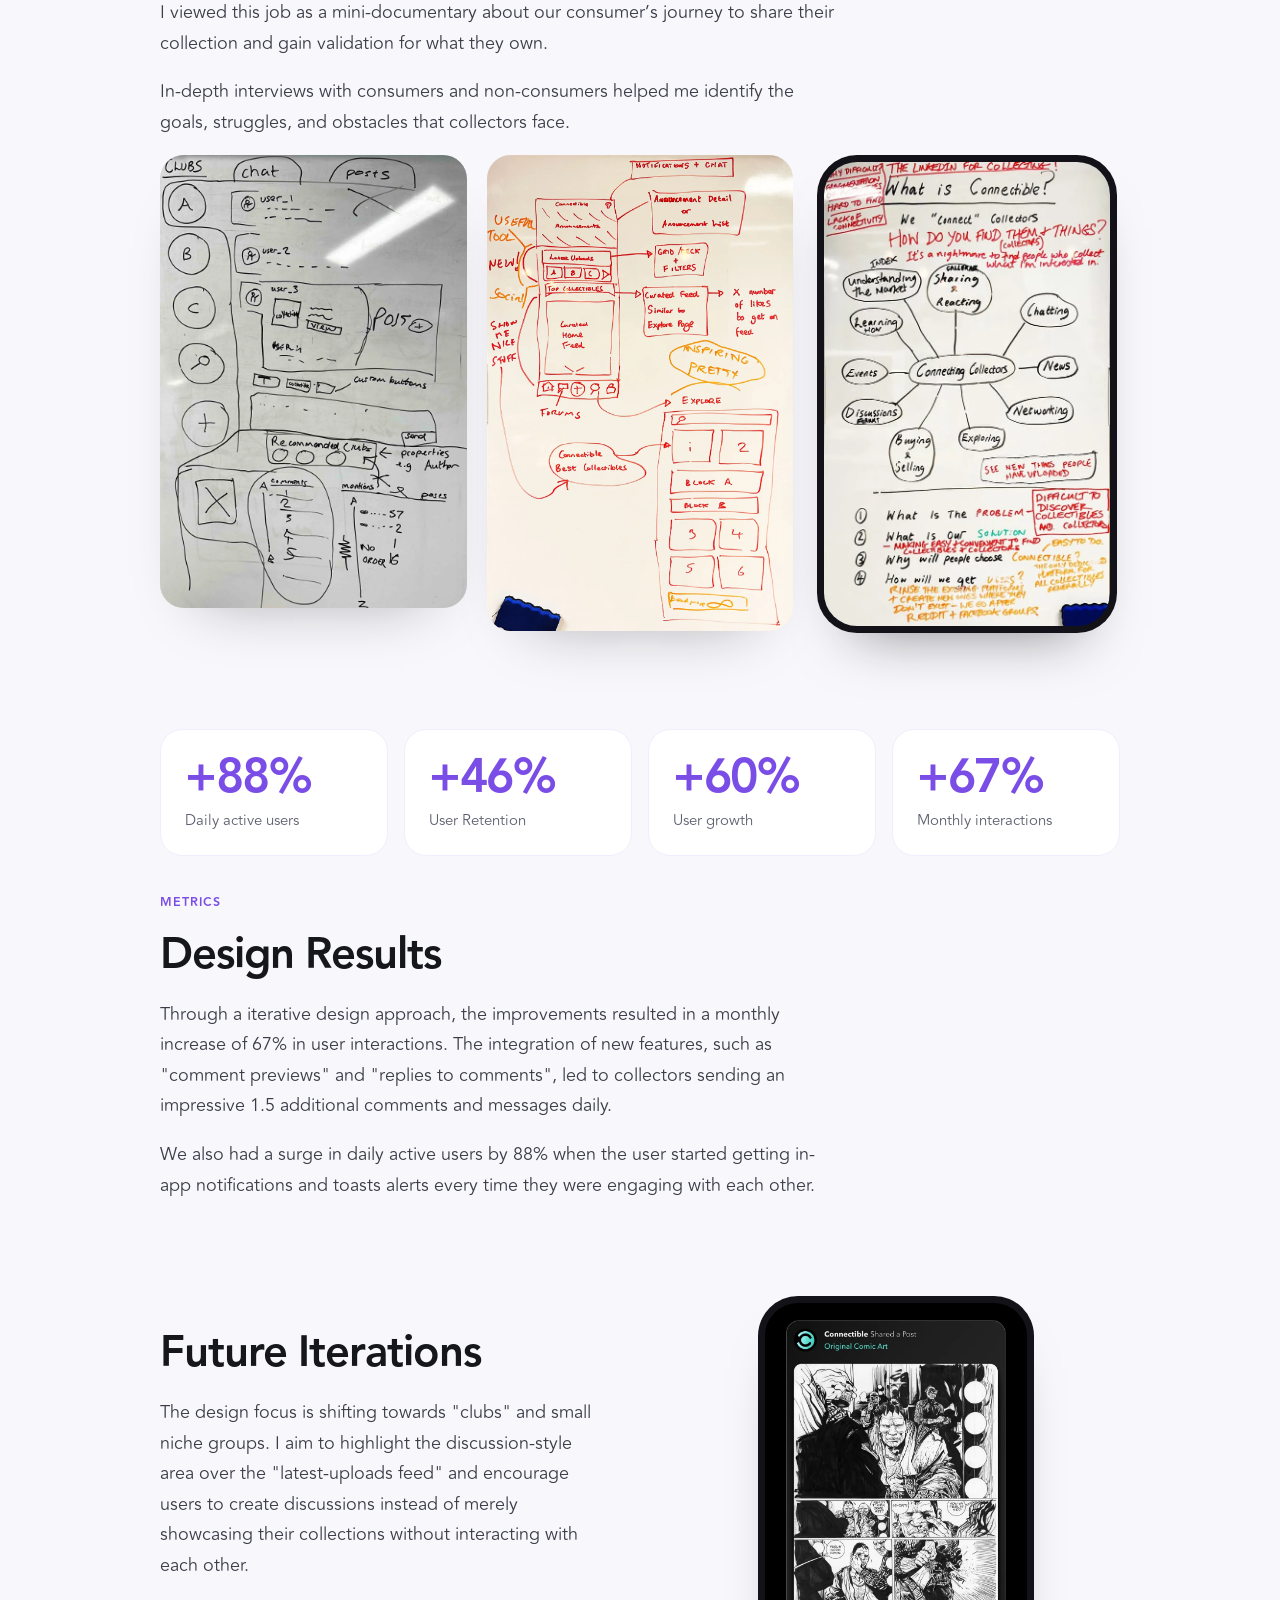
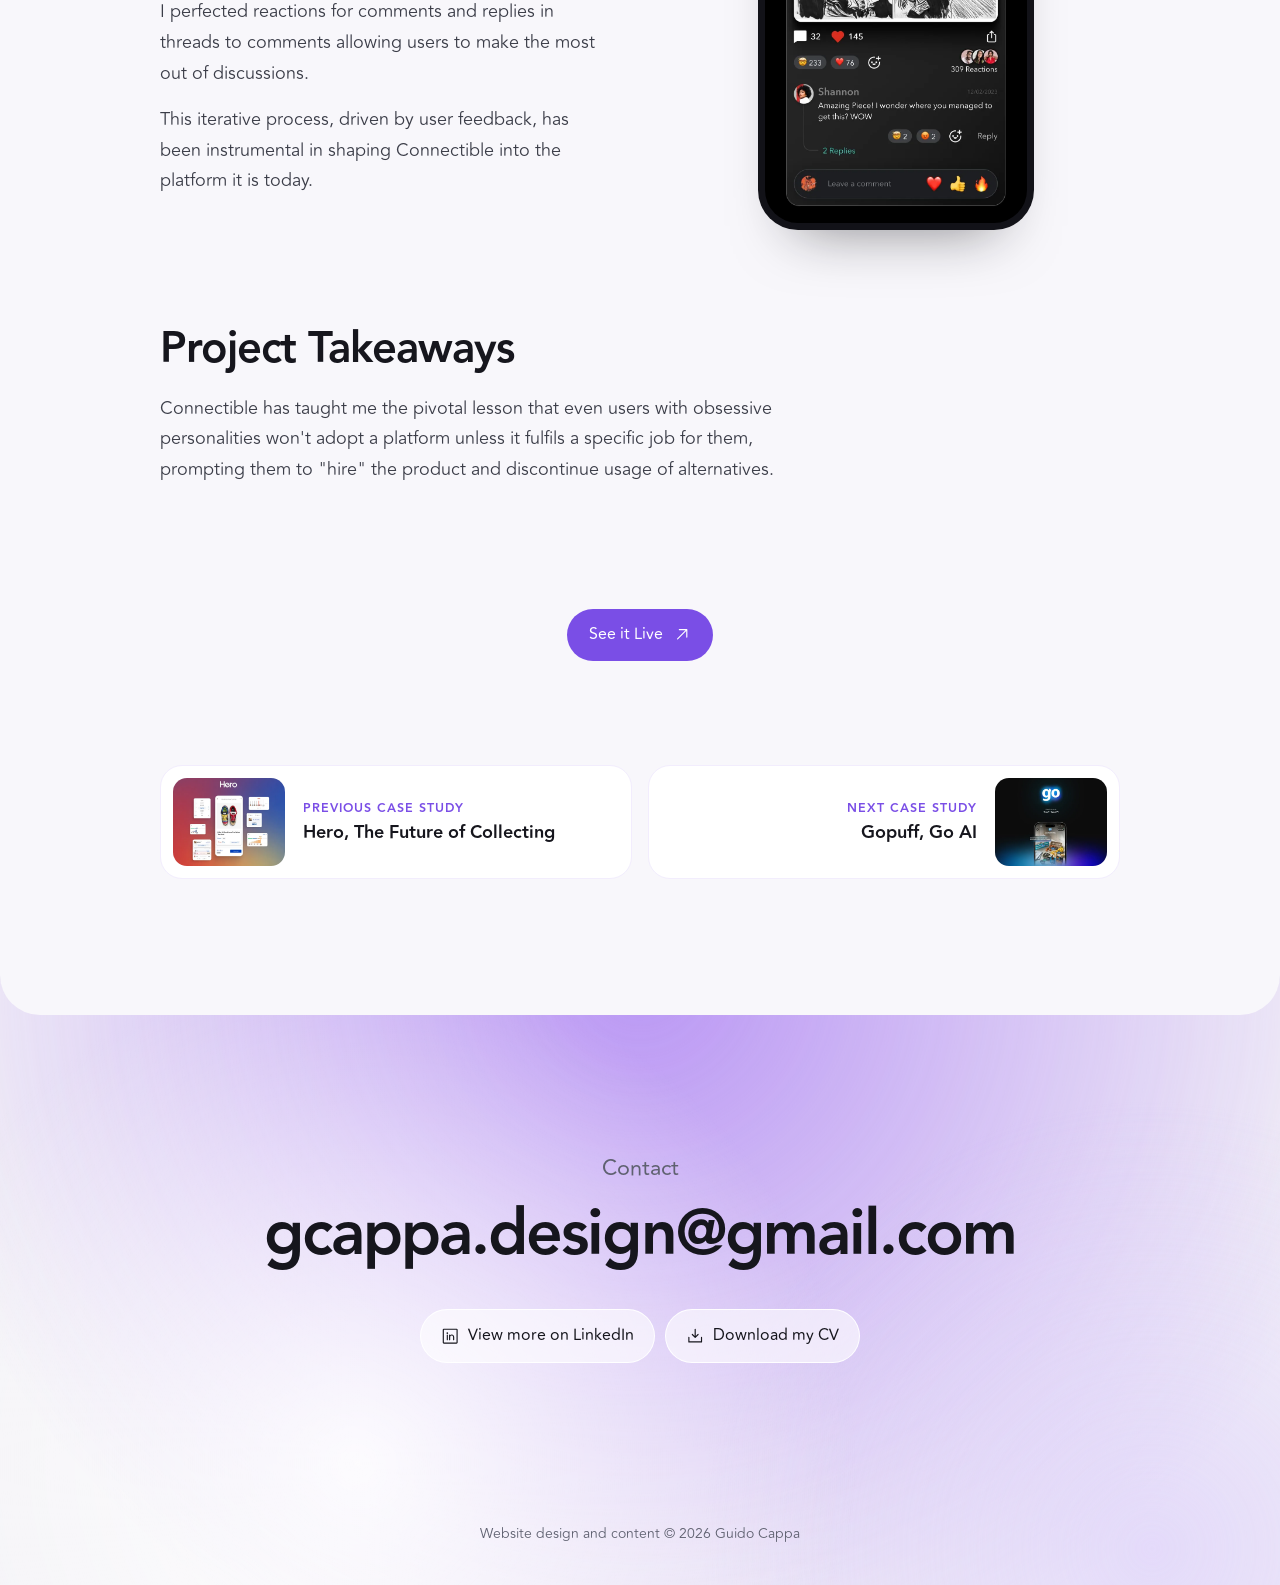
<file: connectible/index.html>
<!doctype html>
<html lang="en">
<head>
<meta charset="utf-8">
<meta name="viewport" content="width=device-width, initial-scale=1">
<title>Connectible – Guido Cappa</title>
<meta name="description" content="Drove user-centred design from concept to launch, delivering measurable growth in engagement and daily usage.">
<meta name="theme-color" content="#f4f3f7">
<link rel="icon" href="../assets/img/favicon.png">
<link rel="preload" href="../assets/fonts/avenir-heavy.ttf" as="font" type="font/ttf" crossorigin>
<link rel="preload" href="../assets/fonts/avenir-book.ttf" as="font" type="font/ttf" crossorigin>
<link rel="stylesheet" href="../assets/css/site.css?v=202611161654">
<link rel="stylesheet" href="../assets/css/page.css?v=202611161654">
<script>document.documentElement.classList.add('js');</script>
</head>
<body class="page">

<svg width="0" height="0" style="position:absolute" aria-hidden="true">
  <symbol id="i-arrow-up" viewBox="0 0 256 256"><path fill="currentColor" d="M205.66,117.66a8,8,0,0,1-11.32,0L136,59.31V216a8,8,0,0,1-16,0V59.31L61.66,117.66a8,8,0,0,1-11.32-11.32l72-72a8,8,0,0,1,11.32,0l72,72A8,8,0,0,1,205.66,117.66Z"/></symbol>
  <symbol id="i-arrow-up-right" viewBox="0 0 256 256"><path fill="currentColor" d="M200,64V168a8,8,0,0,1-16,0V83.31L69.66,197.66a8,8,0,0,1-11.32-11.32L172.69,72H88a8,8,0,0,1,0-16H192A8,8,0,0,1,200,64Z"/></symbol>
  <symbol id="i-envelope" viewBox="0 0 256 256"><path fill="currentColor" d="M224,48H32a8,8,0,0,0-8,8V192a16,16,0,0,0,16,16H216a16,16,0,0,0,16-16V56A8,8,0,0,0,224,48ZM203.43,64,128,133.15,52.57,64ZM216,192H40V74.19l82.59,75.71a8,8,0,0,0,10.82,0L216,74.19V192Z"/></symbol>
  <symbol id="i-linkedin" viewBox="0 0 256 256"><path fill="currentColor" d="M216,24H40A16,16,0,0,0,24,40V216a16,16,0,0,0,16,16H216a16,16,0,0,0,16-16V40A16,16,0,0,0,216,24Zm0,192H40V40H216V216ZM96,112v64a8,8,0,0,1-16,0V112a8,8,0,0,1,16,0Zm88,28v36a8,8,0,0,1-16,0V140a20,20,0,0,0-40,0v36a8,8,0,0,1-16,0V112a8,8,0,0,1,15.79-1.78A36,36,0,0,1,184,140ZM100,84A12,12,0,1,1,88,72,12,12,0,0,1,100,84Z"/></symbol>
  <symbol id="i-download" viewBox="0 0 256 256"><path fill="currentColor" d="M224,144v64a8,8,0,0,1-8,8H40a8,8,0,0,1-8-8V144a8,8,0,0,1,16,0v56H208V144a8,8,0,0,1,16,0Zm-101.66,5.66a8,8,0,0,0,11.32,0l40-40a8,8,0,0,0-11.32-11.32L136,124.69V32a8,8,0,0,0-16,0v92.69L93.66,98.34a8,8,0,0,0-11.32,11.32Z"/></symbol>
</svg>

<header class="nav">
  <a class="nav__brand" href="../" aria-label="Guido Cappa, home"><img src="../assets/img/logo-gc.png" alt="" width="38" height="38"><span>guido cappa</span></a>
  <nav class="nav__links" aria-label="Main">
    <a href="../about/">About</a>
    <a href="../#work">Work</a>
    <a class="nav__cta" href="#contact">Contact</a>
  </nav>
</header>

<section class="phero">
  <div class="bg" aria-hidden="true"><i class="bg__blob"></i><i class="bg__blob"></i><i class="bg__blob"></i></div>
  <div class="phero__inner">
    <nav class="crumbs" aria-label="Breadcrumb"><a href="../#work">Work</a><span aria-hidden="true">/</span><span aria-current="page">Connectible, Art Community</span></nav>
    <h1>Connectible</h1>
    <p class="phero__sub">Drove user-centred design from concept to launch, delivering measurable growth in engagement and daily usage.</p>
    <dl class="phero__meta" style="--cols: 3"><div><dt>Timeline</dt><dd>Sep 2022 - Ongoing</dd></div><div><dt>Platform</dt><dd>iOS - Android - Web App</dd></div><div><dt>My Role</dt><dd>Lead Product Designer</dd></div></dl>
    <dl class="phero__team"><dt>The Team</dt><dd>3D Designer, Designer, CTO, 2 React Native engineers</dd></dl>
  </div>
</section>
<main class="stage cs">
<section class="cs-block cs-block--media reveal"><div class="cs-frame"><img src="media/5-devices-1.webp" width="1600" height="1185" loading="lazy" decoding="async" alt=""></div></section><section class="cs-block cs-wide reveal"><div class="cs-frame cs-frame--video"><video class="cs-video" src="media/3d-promo.mp4" width="1280" height="720" poster="media/3d-promo-2.webp" muted loop playsinline preload="none" data-autoplay aria-label="Product demo video"></video></div></section><section class="cs-block cs-block--text reveal"><h2 class="cs-h">Introduction</h2><p data-tldr="Connectible is a social app where collectors share, connect and trade.">Connectible is the world's first social media app for collectors and offers the ability to share, connect, and trade any collectibles they love. The goal is to connect communities together, by enabling collectors to pursue their passion.</p></section><section class="cs-block cs-split cs-split--media-left reveal"><div class="cs-split__media"><div class="cs-frame cs-frame--video cs-frame--tall"><video class="cs-video" src="media/mobile-demo-small.mp4" width="405" height="720" poster="media/mobile-demo-small-2.webp" muted loop playsinline preload="none" data-autoplay aria-label="Product demo video"></video></div></div><div class="cs-split__text"><h2 class="cs-h">My Role</h2><p data-tldr="I led UX at Connectible with the CTO, the CMO and engineers, using feedback at every step.">As a Senior Product Designer at Connectible, my primary responsibility was to lead the UX design process for the platform. This role required a deep involvement in every stage of the design, from conceptualisation to implementation, while also playing a key role in project management. Collaborating closely with our CTO (previously with Depop), CMO (from Flo Health, with prior experience at Nextdoor and Depop), and our engineering team, I focused on integrating user feedback at every step.</p><p data-tldr="Designing around users is what built Connectible&#x27;s strong base of collectors.">This commitment to a user-centered design approach was crucial in refining and adapting our platform to meet and exceed user expectations. The success of this methodology is evident in the robust user base we've built, demonstrating the effectiveness of my design strategy in creating a product that resonates with Collectors.</p></div></section><section class="cs-block cs-pair reveal"><div class="cs-pair__stage"><div class="cs-frame cs-pair__back"><img src="media/macbook-pro-16-1-copy.webp" width="1600" height="1034" loading="lazy" decoding="async" alt=""></div><div class="cs-frame cs-pair__front"><img src="media/macbook-pro-16-11-copy.webp" width="1600" height="1034" loading="lazy" decoding="async" alt=""></div></div></section><section class="cs-block cs-block--text reveal"><h2 class="cs-h">Problem</h2><p data-tldr="Collectors had no simple, fun place to connect and get their taste recognised.">The world of collectors lacked a platform that was both simple and enjoyable for connecting and socialising with each other. There was a void in the market for collectors seeking validation for their tastes.</p><p>Connectible was born out of this necessity.</p></section><section class="cs-block cs-block--media reveal"><div class="cs-phones cs-phones--3"><div class="cs-phone"><img src="media/iphone-14-15-pro-6.webp" width="774" height="2710" loading="lazy" decoding="async" alt=""></div><div class="cs-phone"><img src="media/iphone-14-15-pro-3.webp" width="780" height="2710" loading="lazy" decoding="async" alt=""></div><div class="cs-phone"><img src="media/iphone-14-pro-33.webp" width="780" height="2710" loading="lazy" decoding="async" alt=""></div></div></section><section class="cs-block cs-block--cards reveal"><h2 class="cs-h">UX Goals</h2><p>The design of Connectible as a niche multi-community social platform was driven by insights gathered from user research and interviews.</p><p data-tldr="For collectors, getting validation matters as much as owning the piece, so the MVP was built on that.">Informed by valuable feedback and research, it became evident that, for collectors, the act of sharing and receiving validation for their collectibles is as important as the ownership of the collectibles themselves. This understanding helped me consolidate the design of the MVP.</p><div class="cs-cards cs-cards--3"><div class="cs-card"><h3>Build an Intuitive Platform</h3><p>Create an easy-to-use platform where collectors can connect in dedicated, gated communities.</p></div><div class="cs-card"><h3>Stimulate Interaction</h3><p>Encourage collectors to react to and rate each other’s collectibles.</p></div><div class="cs-card"><h3>Empower Users</h3><p>Level the playing field and give trading power back to the collectors by eliminating the need for middlemen.</p></div></div></section><section class="cs-block cs-wide reveal"><div class="cs-frame cs-frame--video"><video class="cs-video" src="media/connectible-demo.mp4" width="1280" height="560" poster="media/connectible-demo-2.webp" muted loop playsinline preload="none" data-autoplay aria-label="Product demo video"></video></div></section><section class="cs-block cs-block--text reveal"><h2 class="cs-h">Research</h2><p>My design process began with a deep dive into market and user research. I focused my efforts on Original Comic Art, a niche with approximately 100,000 collectors worldwide.</p><p data-tldr="The main rival was CAF, an old forum site, so I researched how to win its users before launch.">Connectible primary competitor is an outdated forum-style gallery website (CAF), which presented the business with the challenge of the cold-start problem. I conducted user research on how to use growth hacks to get a big portion of CAF users before Connectible launch.</p><p data-tldr="Collectors didn&#x27;t want a better CAF. They wanted an easy mobile app to chat and share their art.">The results of this research led me to the conclusion that collectors were not interested in a new and better version of CAF. On the other hand, they were excited to explore a mobile friendly, easy to use app to chat with collectors, scan their art and share it with new communities.</p><p data-tldr="Collectors meet at comic-cons and in chat groups, and that shaped how the app works.">To understand how collectors behave and interact, I conducted extensive user research. Collectors often socialise at comic-cons in real life, but they also use digital platforms like CAF for portfolio display, Facebook, Messenger, and Telegram groups for interaction and engagement. This insight helped us shape the mechanics and usability of our platform, focusing on a human-centered design approach.</p></section><section class="cs-block cs-block--stats reveal"><h2 class="cs-h">Connectible Users</h2><h3 class="cs-sub">How important is interacting with posts?</h3><div class="cs-frame cs-frame--clear"><img src="media/interacting-with-posts.webp" width="716" height="387" loading="lazy" decoding="async" alt=""></div><dl class="cs-stats"><div><dt>Collectors that think that interacting with posts and reply to discussions is as important as collecting itself.</dt><dd>80%</dd></div><div><dt>Collectors that collect more than 1 collectible</dt><dd>80%</dd></div><div><dt>Users want to see latest uploads on Home Feed</dt><dd>66%</dd></div><div><dt>Users that prefer interacting instead of browsing</dt><dd>50%</dd></div></dl></section><section class="cs-block cs-block--text reveal"><h2 class="cs-h">Jobs theory</h2><p>I applied the Jobs Theory to my design thinking, as documented in Clayton M. Christensen’s “Competing Against Luck,” to understand why customers choose certain products over others.</p><p>I viewed this job as a mini-documentary about our consumer’s journey to share their collection and gain validation for what they own.</p><p>In-depth interviews with consumers and non-consumers helped me identify the goals, struggles, and obstacles that collectors face.</p><div class="cs-gallery cs-gallery--3"><div class="cs-frame"><img src="media/untitled.webp" width="1600" height="2364" loading="lazy" decoding="async" alt=""></div><div class="cs-frame"><img src="media/img-0637.webp" width="997" height="1546" loading="lazy" decoding="async" alt=""></div><div class="cs-phone"><img src="media/65a481e26841a21a6fb3f8d1-img-0613-1.webp" width="596" height="967" loading="lazy" decoding="async" alt=""></div></div></section><section class="cs-block cs-block--stats reveal"><dl class="cs-stats"><div><dt>Daily active users</dt><dd>+88%</dd></div><div><dt>User Retention</dt><dd>+46%</dd></div><div><dt>User growth</dt><dd>+60%</dd></div><div><dt>monthly interactions</dt><dd>+67%</dd></div></dl><p class="cs-eyebrow">Metrics</p><h2 class="cs-h">Design Results</h2><p data-tldr="Comment previews and replies lifted monthly interactions by 67%.">Through a iterative design approach, the improvements resulted in a monthly increase of 67% in user interactions. The integration of new features, such as "comment previews" and "replies to comments", led to collectors sending an impressive 1.5 additional comments and messages daily.</p><p>We also had a surge in daily active users by 88% when the user started getting in-app notifications and toasts alerts every time they were engaging with each other.</p></section><section class="cs-block cs-split cs-split--media-right reveal"><div class="cs-split__media"><div class="cs-phones cs-phones--1"><div class="cs-phone"><img src="media/instagram-post-1-1.webp" width="895" height="1772" loading="lazy" decoding="async" alt=""></div></div></div><div class="cs-split__text"><h2 class="cs-h">Future Iterations</h2><p data-tldr="Next: clubs and niche groups, with more discussion and less just showing off.">The design focus is shifting towards "clubs" and small niche groups. I aim to highlight the discussion-style area over the "latest-uploads feed" and encourage users to create discussions instead of merely showcasing their collections without interacting with each other.</p><p>I perfected reactions for comments and replies in threads to comments allowing users to make the most out of discussions.</p><p>This iterative process, driven by user feedback, has been instrumental in shaping Connectible into the platform it is today.</p></div></section><section class="cs-block cs-block--text reveal"><h2 class="cs-h">Project Takeaways</h2><p data-tldr="People only switch to a product when it does a clear job for them.">Connectible has taught me the pivotal lesson that even users with obsessive personalities won't adopt a platform unless it fulfils a specific job for them, prompting them to "hire" the product and discontinue usage of alternatives.</p></section><section class="cs-block cs-block--text reveal"><p class="cs-cta"><a class="btn btn--accent" href="https://www.connectible.com/" target="_blank" rel="noopener">See it Live <svg class="icon" aria-hidden="true"><use href="#i-arrow-up-right"/></svg></a></p></section>
<nav class="pn reveal" aria-label="More case studies"><a class="pn__card pn__card--prev" href="../hero-the-future-of-authentication/"><img src="../assets/img/work/hero-800.webp" width="800" height="633" loading="lazy" alt=""><span><small>Previous case study</small><b>Hero, The Future of Collecting</b></span></a><a class="pn__card pn__card--next" href="../gopuff-go-ai/"><img src="../assets/img/work/gopuff-800.webp" width="800" height="633" loading="lazy" alt=""><span><small>Next case study</small><b>Gopuff, Go AI</b></span></a></nav>
</main>

<footer class="foot" id="contact">
  <div class="bg bg--foot" aria-hidden="true"><i class="bg__blob"></i><i class="bg__blob"></i><i class="bg__blob"></i></div>
  <div class="foot__inner">
    <h2>Contact</h2>
    <a class="foot__mail" href="mailto:gcappa.design@gmail.com">gcappa.design@gmail.com</a>
    <div class="foot__links">
      <a class="chip" href="https://www.linkedin.com/in/guidocappa/" target="_blank" rel="noopener"><svg class="icon" aria-hidden="true"><use href="#i-linkedin"/></svg>View more on LinkedIn</a>
      <a class="chip" href="https://drive.google.com/file/d/15bHLeHBrdMc0MzU9YChnHQD7r2aeO82U/view?usp=sharing" target="_blank" rel="noopener"><svg class="icon" aria-hidden="true"><use href="#i-download"/></svg>Download my CV</a>
    </div>
    <p class="foot__legal">Website design and content © 2026 Guido Cappa</p>
  </div>
</footer>

<script src="../assets/js/page.js?v=202611161654" defer></script>
<script src="../assets/js/eyes.js?v=202611161654" defer></script>
</body>
</html>
</file>
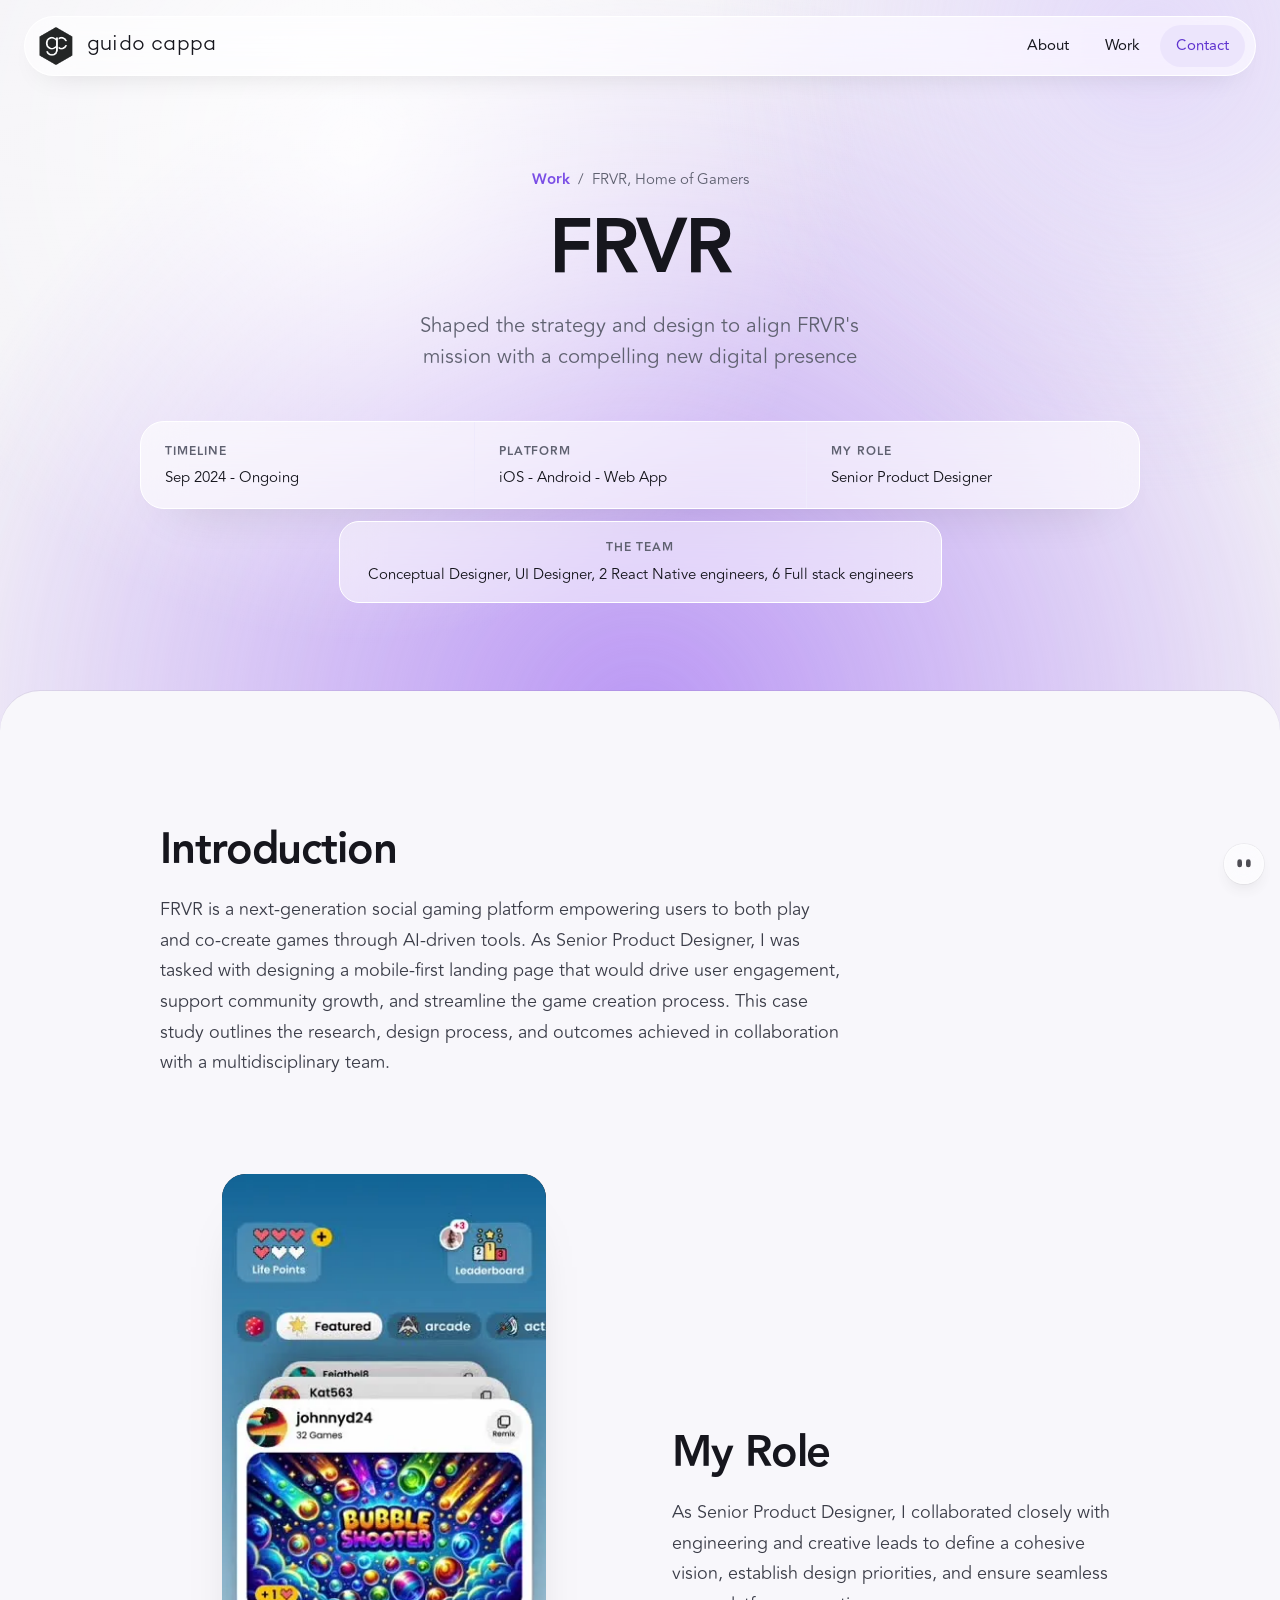
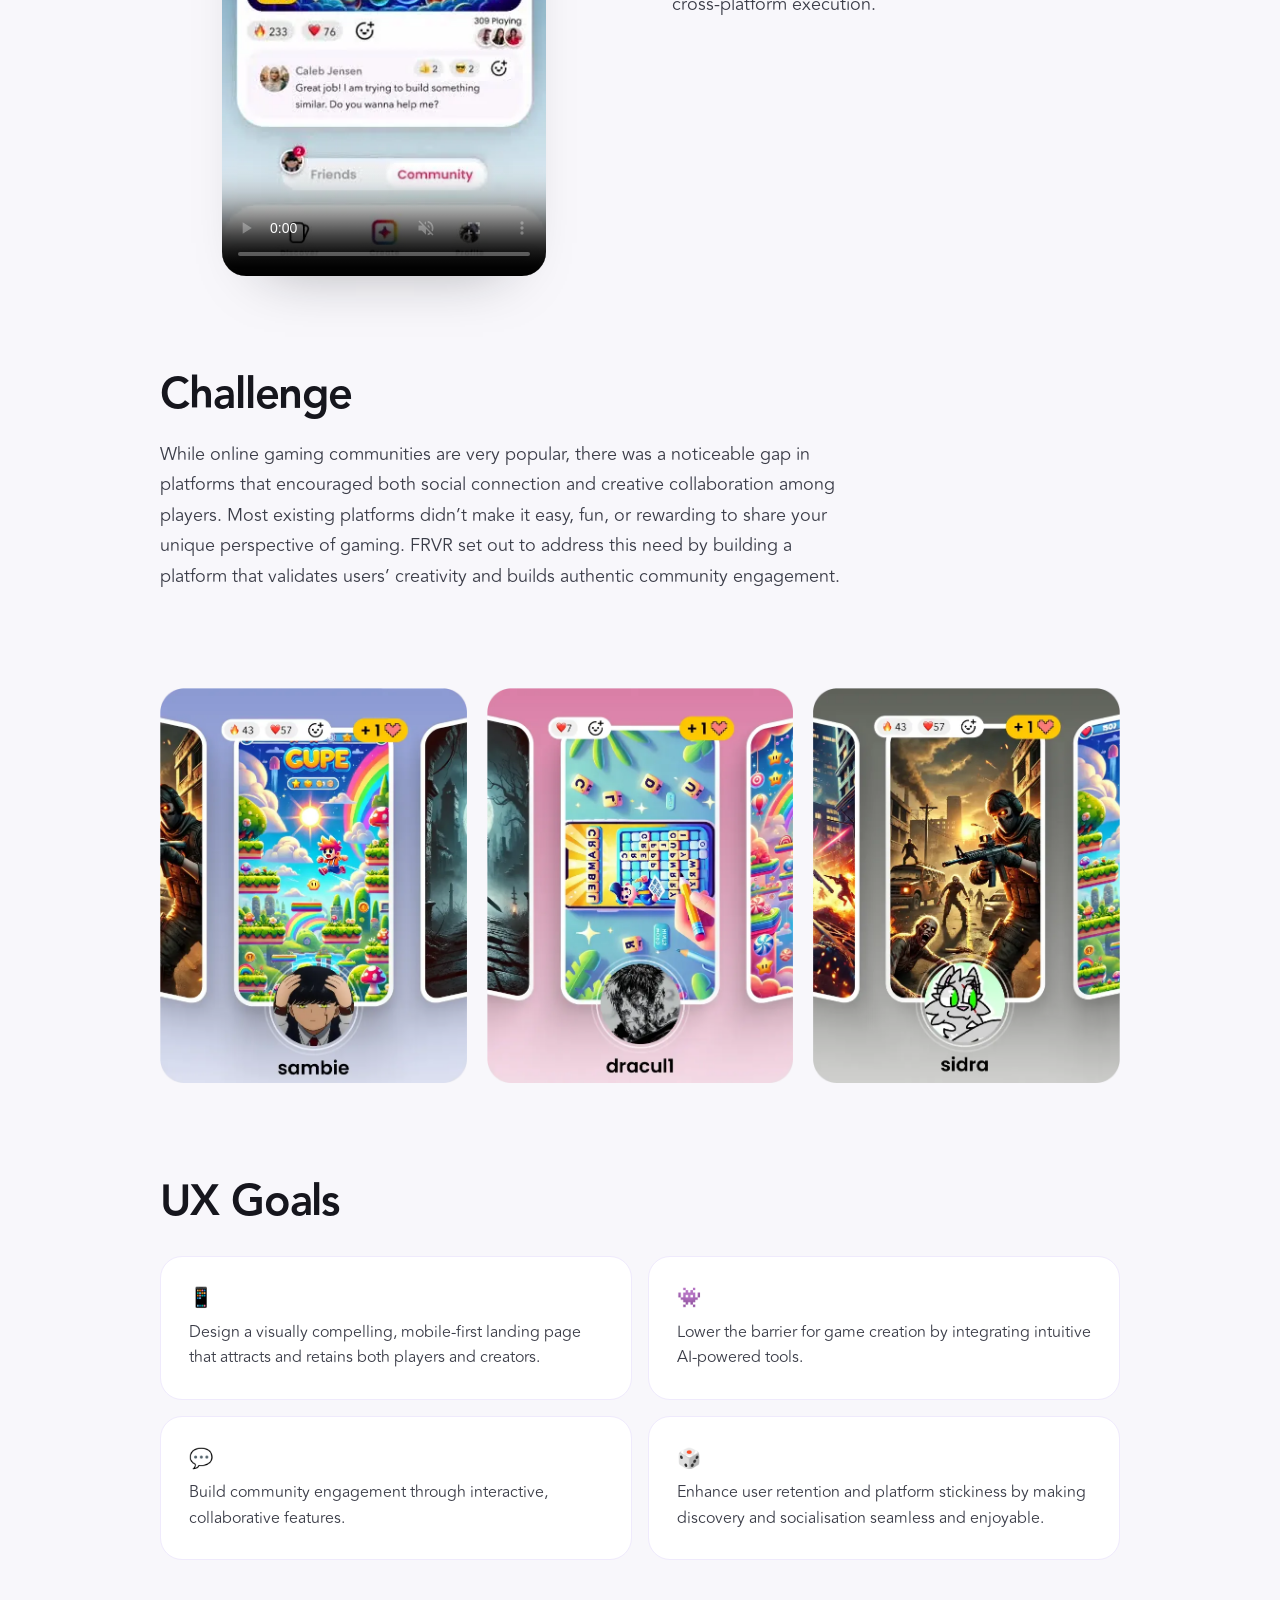
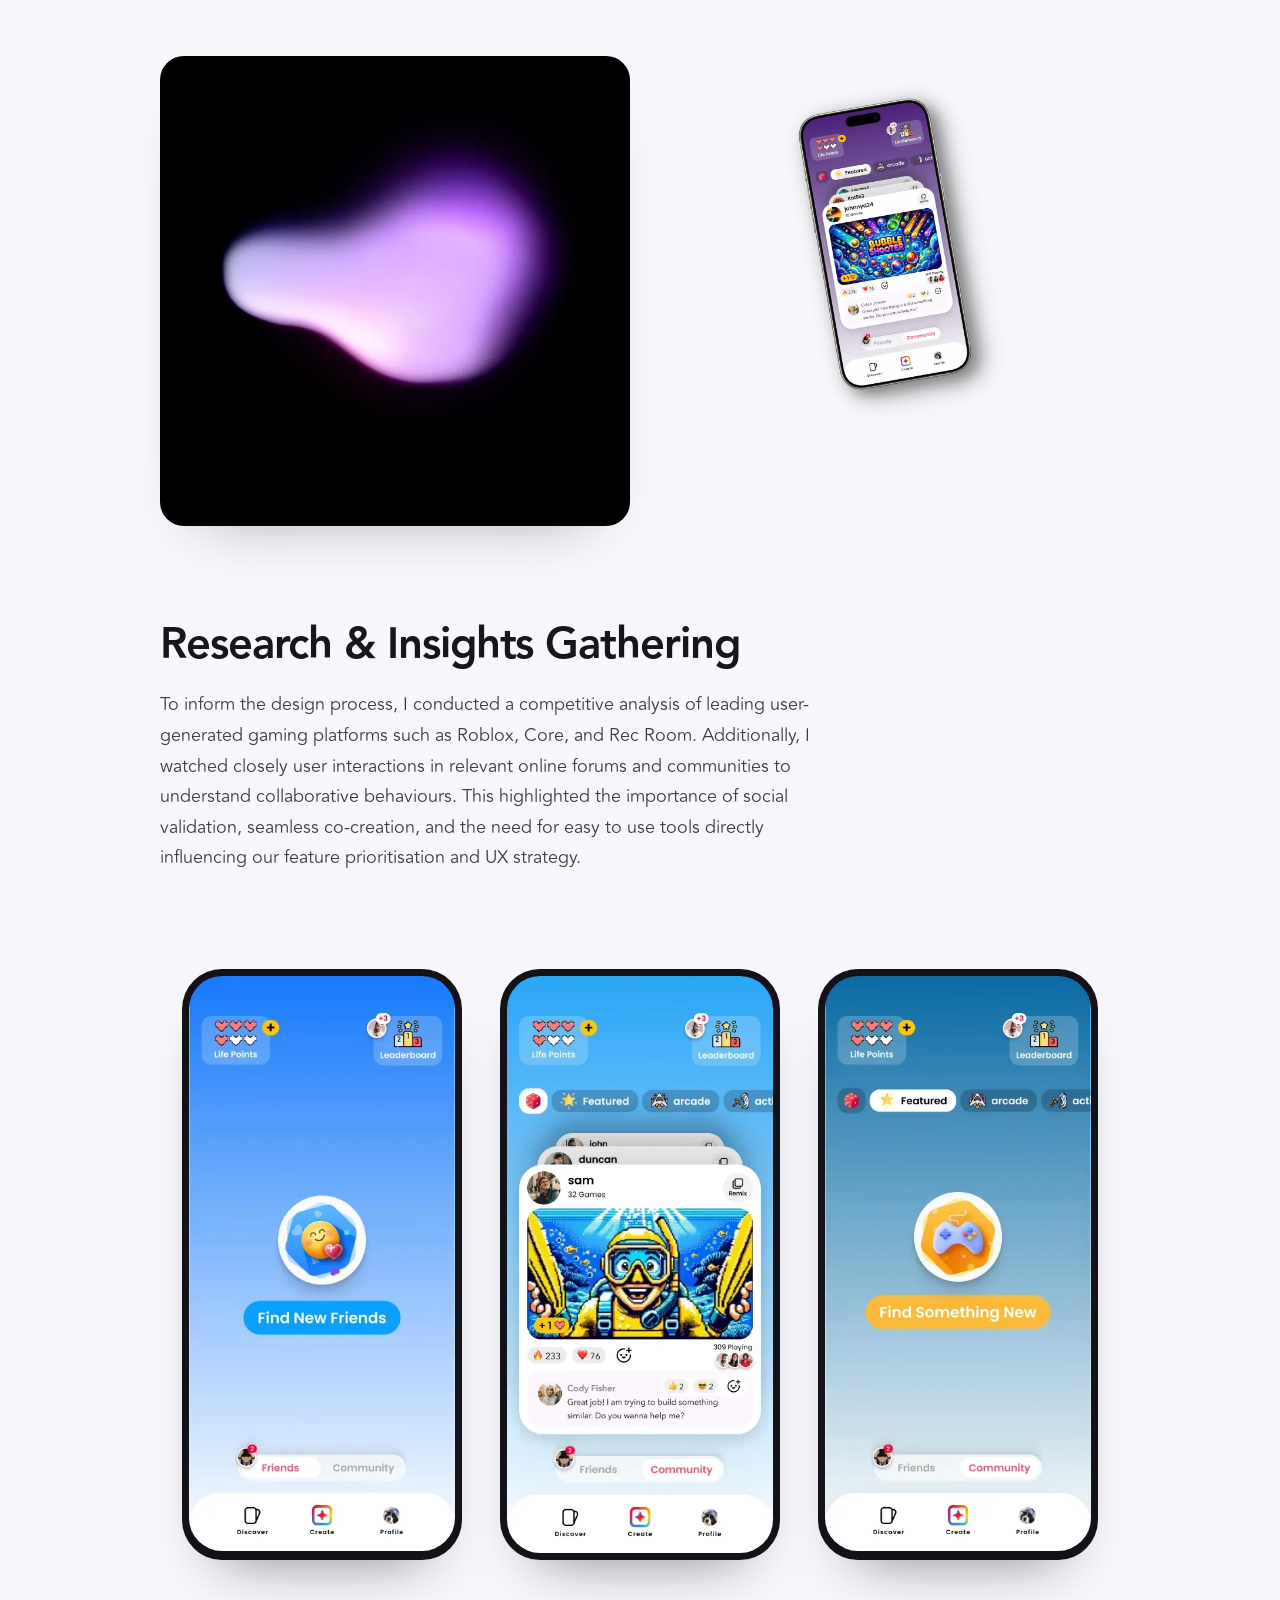
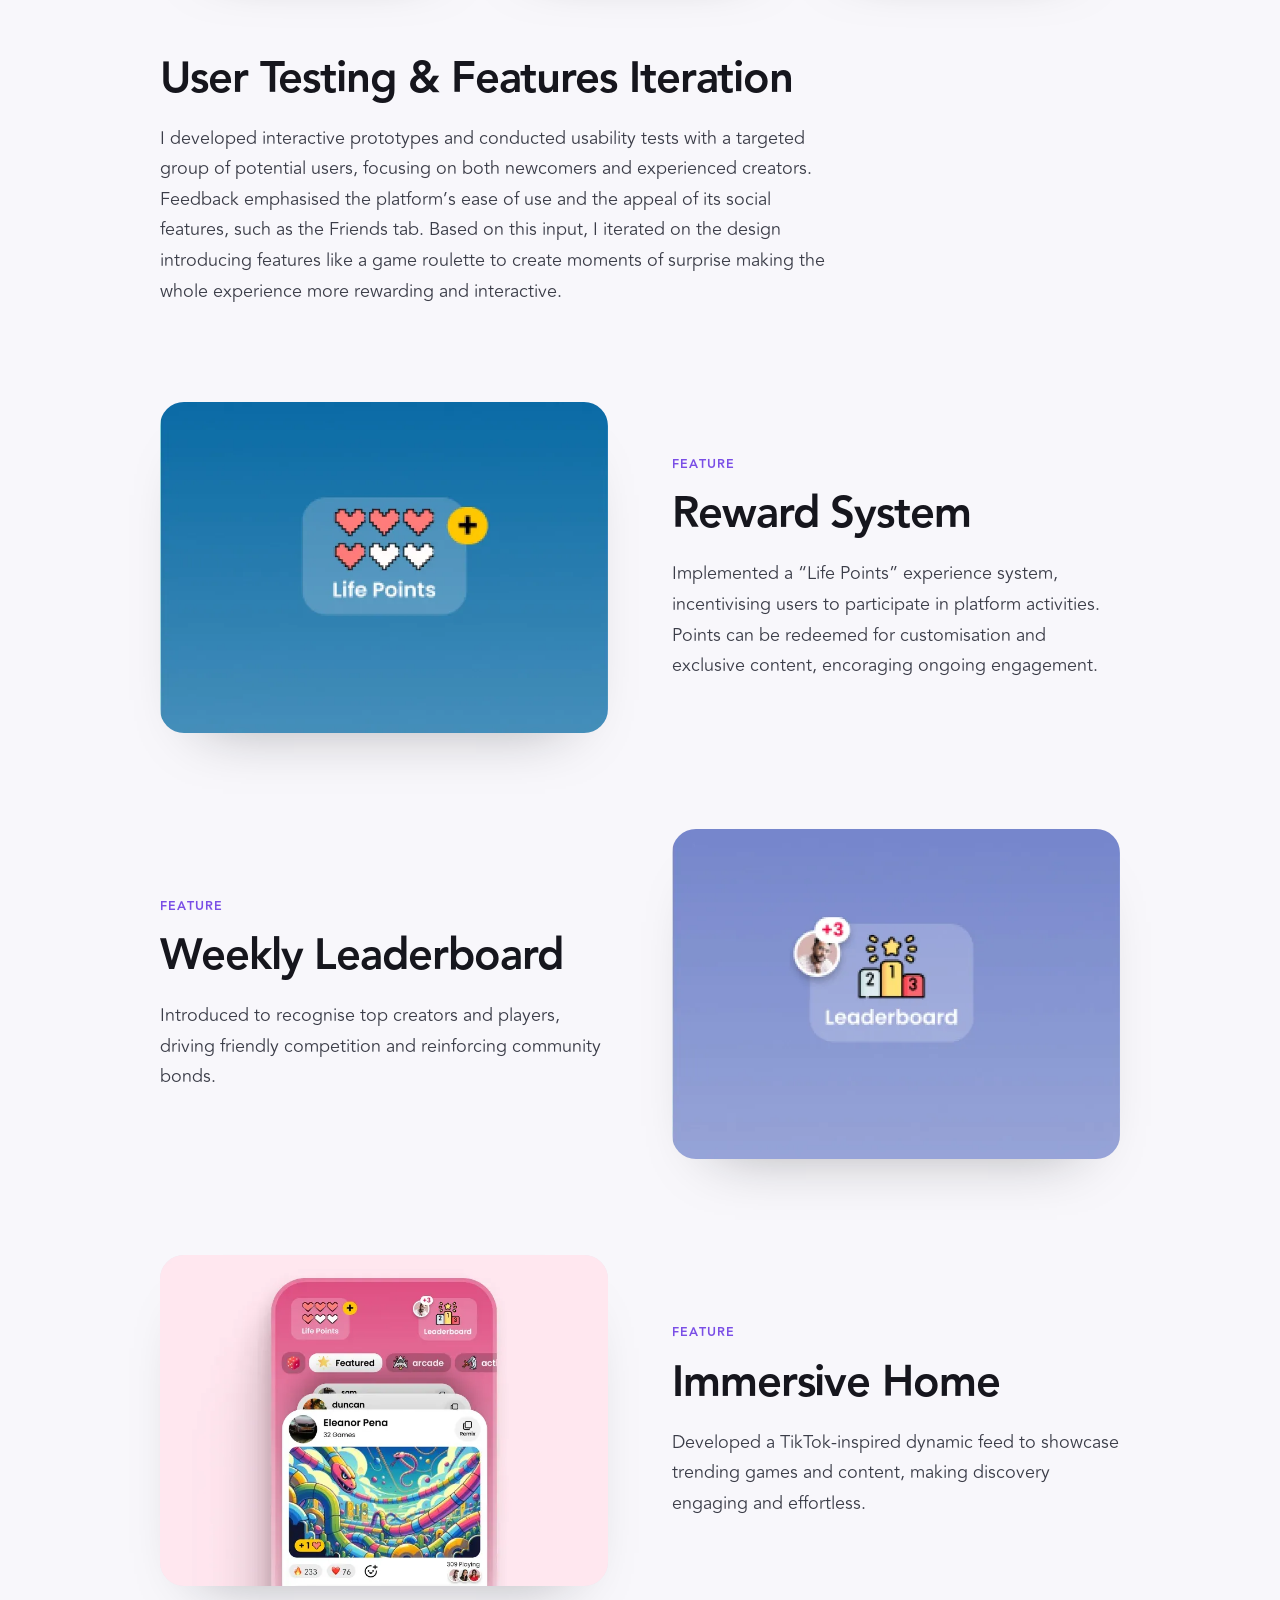
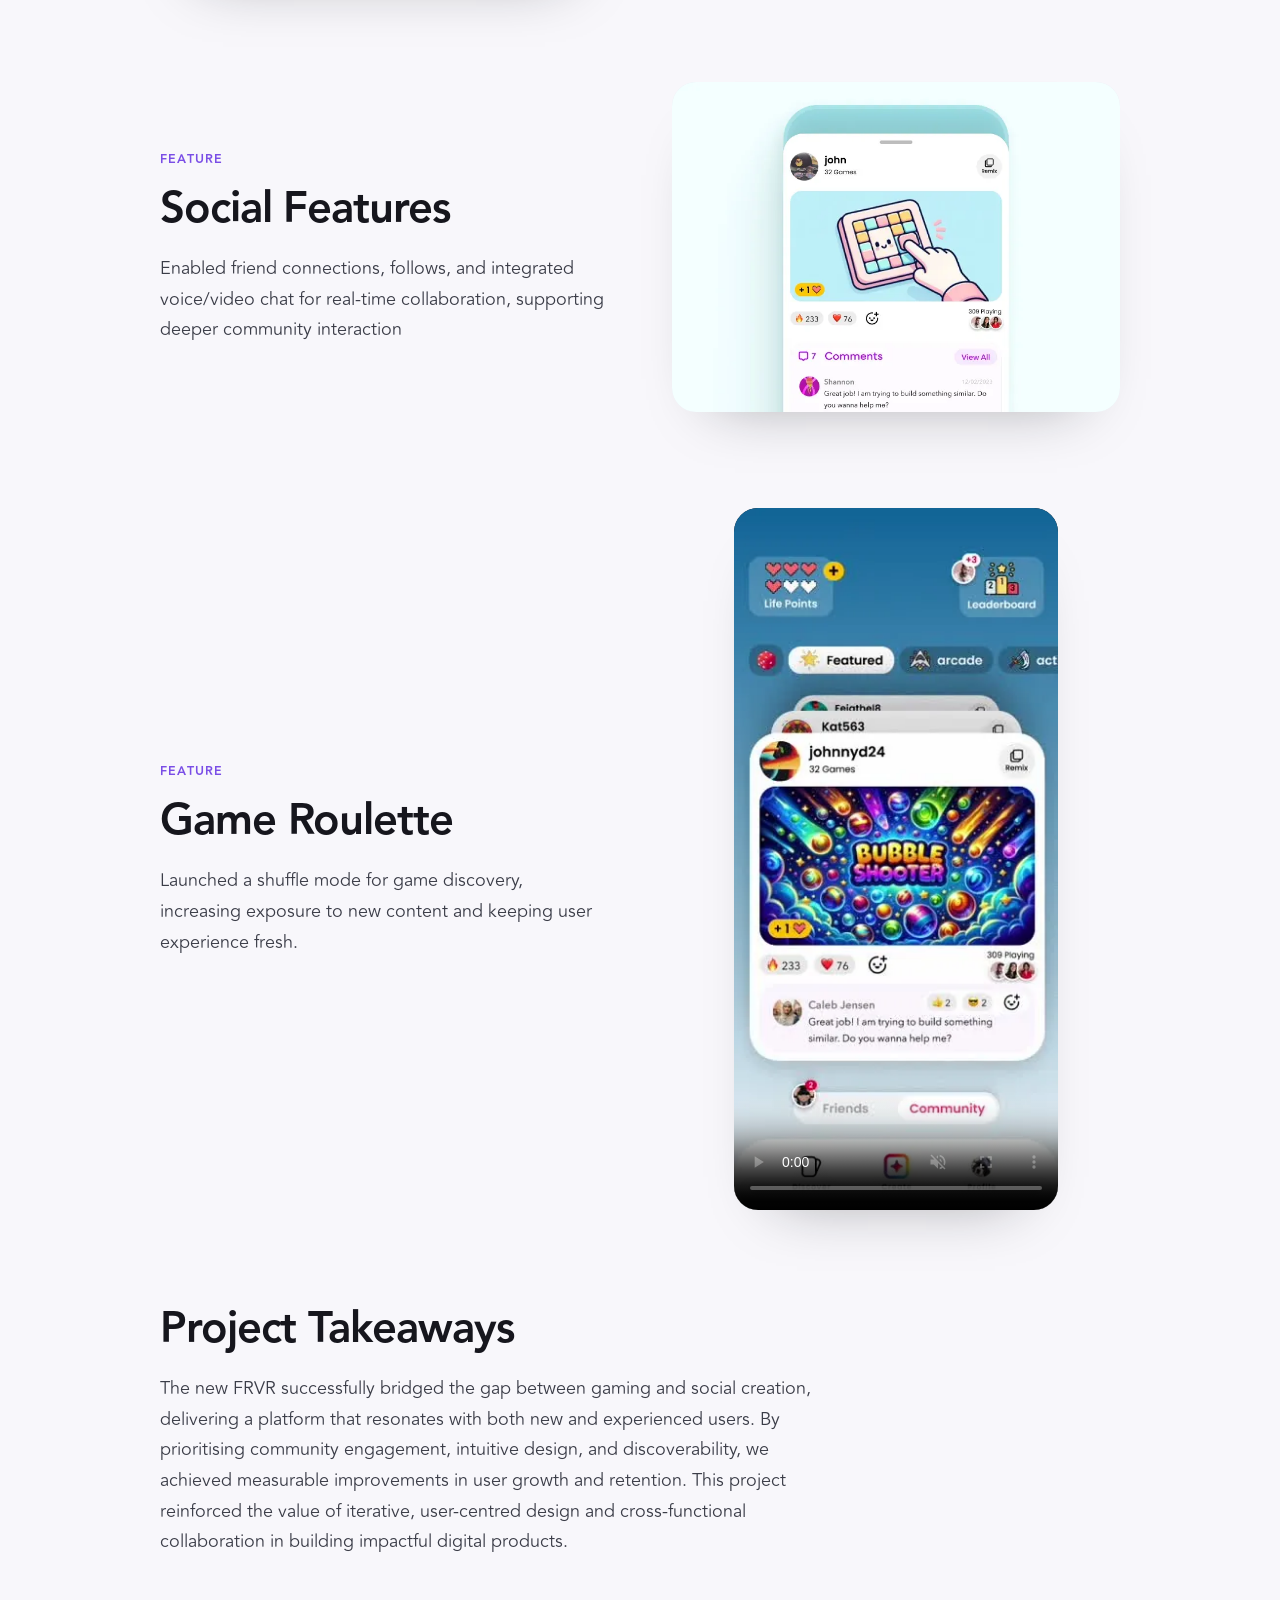
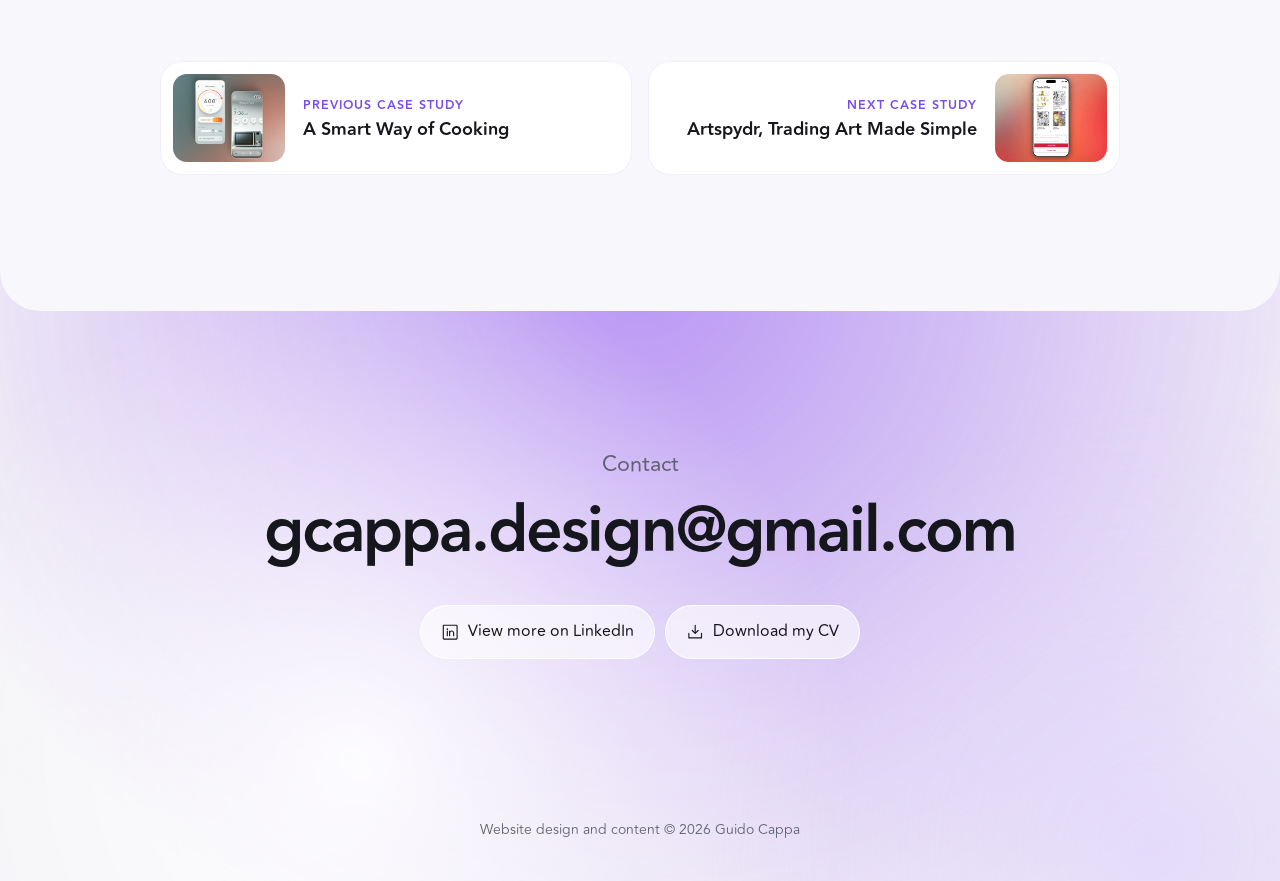
<file: frvr-home-of-gamers/index.html>
<!doctype html>
<html lang="en">
<head>
<meta charset="utf-8">
<meta name="viewport" content="width=device-width, initial-scale=1">
<title>FRVR – Guido Cappa</title>
<meta name="description" content="Shaped the strategy and design to align FRVR&#x27;s mission with a compelling new digital presence">
<meta name="theme-color" content="#f4f3f7">
<link rel="icon" href="../assets/img/favicon.png">
<link rel="preload" href="../assets/fonts/avenir-heavy.ttf" as="font" type="font/ttf" crossorigin>
<link rel="preload" href="../assets/fonts/avenir-book.ttf" as="font" type="font/ttf" crossorigin>
<link rel="stylesheet" href="../assets/css/site.css?v=202611161654">
<link rel="stylesheet" href="../assets/css/page.css?v=202611161654">
<script>document.documentElement.classList.add('js');</script>
</head>
<body class="page">

<svg width="0" height="0" style="position:absolute" aria-hidden="true">
  <symbol id="i-arrow-up" viewBox="0 0 256 256"><path fill="currentColor" d="M205.66,117.66a8,8,0,0,1-11.32,0L136,59.31V216a8,8,0,0,1-16,0V59.31L61.66,117.66a8,8,0,0,1-11.32-11.32l72-72a8,8,0,0,1,11.32,0l72,72A8,8,0,0,1,205.66,117.66Z"/></symbol>
  <symbol id="i-arrow-up-right" viewBox="0 0 256 256"><path fill="currentColor" d="M200,64V168a8,8,0,0,1-16,0V83.31L69.66,197.66a8,8,0,0,1-11.32-11.32L172.69,72H88a8,8,0,0,1,0-16H192A8,8,0,0,1,200,64Z"/></symbol>
  <symbol id="i-envelope" viewBox="0 0 256 256"><path fill="currentColor" d="M224,48H32a8,8,0,0,0-8,8V192a16,16,0,0,0,16,16H216a16,16,0,0,0,16-16V56A8,8,0,0,0,224,48ZM203.43,64,128,133.15,52.57,64ZM216,192H40V74.19l82.59,75.71a8,8,0,0,0,10.82,0L216,74.19V192Z"/></symbol>
  <symbol id="i-linkedin" viewBox="0 0 256 256"><path fill="currentColor" d="M216,24H40A16,16,0,0,0,24,40V216a16,16,0,0,0,16,16H216a16,16,0,0,0,16-16V40A16,16,0,0,0,216,24Zm0,192H40V40H216V216ZM96,112v64a8,8,0,0,1-16,0V112a8,8,0,0,1,16,0Zm88,28v36a8,8,0,0,1-16,0V140a20,20,0,0,0-40,0v36a8,8,0,0,1-16,0V112a8,8,0,0,1,15.79-1.78A36,36,0,0,1,184,140ZM100,84A12,12,0,1,1,88,72,12,12,0,0,1,100,84Z"/></symbol>
  <symbol id="i-download" viewBox="0 0 256 256"><path fill="currentColor" d="M224,144v64a8,8,0,0,1-8,8H40a8,8,0,0,1-8-8V144a8,8,0,0,1,16,0v56H208V144a8,8,0,0,1,16,0Zm-101.66,5.66a8,8,0,0,0,11.32,0l40-40a8,8,0,0,0-11.32-11.32L136,124.69V32a8,8,0,0,0-16,0v92.69L93.66,98.34a8,8,0,0,0-11.32,11.32Z"/></symbol>
</svg>

<header class="nav">
  <a class="nav__brand" href="../" aria-label="Guido Cappa, home"><img src="../assets/img/logo-gc.png" alt="" width="38" height="38"><span>guido cappa</span></a>
  <nav class="nav__links" aria-label="Main">
    <a href="../about/">About</a>
    <a href="../#work">Work</a>
    <a class="nav__cta" href="#contact">Contact</a>
  </nav>
</header>

<section class="phero">
  <div class="bg" aria-hidden="true"><i class="bg__blob"></i><i class="bg__blob"></i><i class="bg__blob"></i></div>
  <div class="phero__inner">
    <nav class="crumbs" aria-label="Breadcrumb"><a href="../#work">Work</a><span aria-hidden="true">/</span><span aria-current="page">FRVR, Home of Gamers</span></nav>
    <h1>FRVR</h1>
    <p class="phero__sub">Shaped the strategy and design to align FRVR's mission with a compelling new digital presence</p>
    <dl class="phero__meta" style="--cols: 3"><div><dt>Timeline</dt><dd>Sep 2024 - Ongoing</dd></div><div><dt>Platform</dt><dd>iOS - Android - Web App</dd></div><div><dt>My Role</dt><dd>Senior Product Designer</dd></div></dl>
    <dl class="phero__team"><dt>The Team</dt><dd>Conceptual Designer, UI Designer, 2 React Native engineers, 6 Full stack engineers</dd></dl>
  </div>
</section>
<main class="stage cs">
<section class="cs-block cs-block--text reveal"><h2 class="cs-h">Introduction</h2><p data-tldr="I designed a mobile-first landing page for FRVR, where people play and make games with AI.">FRVR is a next-generation social gaming platform empowering users to both play and co-create games through AI-driven tools. As Senior Product Designer, I was tasked with designing a mobile-first landing page that would drive user engagement, support community growth, and streamline the game creation process. This case study outlines the research, design process, and outcomes achieved in collaboration with a multidisciplinary team.</p></section><section class="cs-block cs-split cs-split--media-left reveal"><div class="cs-split__media"><div class="cs-frame cs-frame--video"><video class="cs-video" src="media/frvr-home-prototype.mp4" width="332" height="720" poster="media/frvr-home-prototype-2.webp" muted loop playsinline preload="none" data-autoplay aria-label="Product demo video"></video></div></div><div class="cs-split__text"><h2 class="cs-h">My Role</h2><p>As Senior Product Designer, I collaborated closely with engineering and creative leads to define a cohesive vision, establish design priorities, and ensure seamless cross-platform execution.</p></div></section><section class="cs-block cs-block--text reveal"><h2 class="cs-h">Challenge</h2><p data-tldr="Few platforms made sharing your take on games easy and rewarding. FRVR set out to fix that.">While online gaming communities are very popular, there was a noticeable gap in platforms that encouraged both social connection and creative collaboration among players. Most existing platforms didn’t make it easy, fun, or rewarding to share your unique perspective of gaming. FRVR set out to address this need by building a platform that validates users’ creativity and builds authentic community engagement.</p></section><section class="cs-block cs-block--media reveal"><div class="cs-gallery cs-gallery--3"><div class="cs-frame cs-frame--clear"><img src="media/container-1.webp" width="645" height="831" loading="lazy" decoding="async" alt=""></div><div class="cs-frame cs-frame--clear"><img src="media/container.webp" width="645" height="831" loading="lazy" decoding="async" alt=""></div><div class="cs-frame cs-frame--clear"><img src="media/container-2.webp" width="645" height="831" loading="lazy" decoding="async" alt=""></div></div></section><section class="cs-block cs-block--cards reveal"><h2 class="cs-h">UX Goals</h2><div class="cs-cards cs-cards--4"><div class="cs-card"><span class="cs-card__icon" aria-hidden="true">📱</span><p>Design a visually compelling, mobile-first landing page that attracts and retains both players and creators.</p></div><div class="cs-card"><span class="cs-card__icon" aria-hidden="true">👾</span><p>Lower the barrier for game creation by integrating intuitive AI-powered tools.</p></div><div class="cs-card"><span class="cs-card__icon" aria-hidden="true">💬</span><p>Build community engagement through interactive, collaborative features.</p></div><div class="cs-card"><span class="cs-card__icon" aria-hidden="true">🎲</span><p>Enhance user retention and platform stickiness by making discovery and socialisation seamless and enjoyable.</p></div></div></section><section class="cs-block cs-block--media reveal"><div class="cs-gallery cs-gallery--2"><div class="cs-frame"><img src="media/chatgpt-image-aug-5-2025-06-24-37-pm.webp" width="1024" height="1024" loading="lazy" decoding="async" alt=""></div><div class="cs-frame cs-frame--clear"><img src="media/device-mockup-aug-5-2025-3.webp" width="1600" height="1279" loading="lazy" decoding="async" alt=""></div></div></section><section class="cs-block cs-block--text reveal"><h2 class="cs-h">Research &amp; Insights Gathering</h2><p data-tldr="Studying Roblox, Core and Rec Room showed that social validation and easy tools matter most.">To inform the design process, I conducted a competitive analysis of leading user-generated gaming platforms such as Roblox, Core, and Rec Room. Additionally, I watched closely user interactions in relevant online forums and communities to understand collaborative behaviours. This highlighted the importance of social validation, seamless co-creation, and the need for easy to use tools directly influencing our feature prioritisation and UX strategy.</p></section><section class="cs-block cs-block--media reveal"><div class="cs-phones cs-phones--3"><div class="cs-phone"><img src="media/iphone-14-15-pro-49.webp" width="394" height="852" loading="lazy" decoding="async" alt=""></div><div class="cs-phone"><img src="media/iphone-14-15-pro-54.webp" width="393" height="852" loading="lazy" decoding="async" alt=""></div><div class="cs-phone"><img src="media/iphone-14-15-pro-40.webp" width="394" height="852" loading="lazy" decoding="async" alt=""></div></div></section><section class="cs-block cs-block--text reveal"><h2 class="cs-h">User Testing &amp; Features Iteration</h2><p data-tldr="Testers loved the social features, so I added surprises like a game roulette.">I developed interactive prototypes and conducted usability tests with a targeted group of potential users, focusing on both newcomers and experienced creators. Feedback emphasised the platform’s ease of use and the appeal of its social features, such as the Friends tab. Based on this input, I iterated on the design introducing features like a game roulette to create moments of surprise making the whole experience more rewarding and interactive.</p></section><section class="cs-block cs-split cs-split--media-left reveal"><div class="cs-split__media"><div class="cs-frame"><img src="media/life-points.webp" width="781" height="576" loading="lazy" decoding="async" alt=""></div></div><div class="cs-split__text"><p class="cs-eyebrow">FEATURE</p><h2 class="cs-h">Reward System</h2><p data-tldr="Life Points reward taking part and unlock customisation and exclusive content.">Implemented a “Life Points” experience system, incentivising users to participate in platform activities. Points can be redeemed for customisation and exclusive content, encoraging ongoing engagement.</p></div></section><section class="cs-block cs-split cs-split--media-right reveal"><div class="cs-split__media"><div class="cs-frame"><img src="media/leaderboard.webp" width="781" height="576" loading="lazy" decoding="async" alt=""></div></div><div class="cs-split__text"><p class="cs-eyebrow">FEATURE</p><h2 class="cs-h">Weekly Leaderboard</h2><p>Introduced to recognise top creators and players, driving friendly competition and reinforcing community bonds.</p></div></section><section class="cs-block cs-split cs-split--media-left reveal"><div class="cs-split__media"><div class="cs-frame"><img src="media/immersivehome.webp" width="780" height="576" loading="lazy" decoding="async" alt=""></div></div><div class="cs-split__text"><p class="cs-eyebrow">FEATURE</p><h2 class="cs-h">Immersive Home</h2><p>Developed a TikTok-inspired dynamic feed to showcase trending games and content, making discovery engaging and effortless.</p></div></section><section class="cs-block cs-split cs-split--media-right reveal"><div class="cs-split__media"><div class="cs-frame"><img src="media/social-features.webp" width="781" height="576" loading="lazy" decoding="async" alt=""></div></div><div class="cs-split__text"><p class="cs-eyebrow">FEATURE</p><h2 class="cs-h">Social Features</h2><p>Enabled friend connections, follows, and integrated voice/video chat for real-time collaboration, supporting deeper community interaction</p></div></section><section class="cs-block cs-split cs-split--media-right reveal"><div class="cs-split__media"><div class="cs-frame cs-frame--video"><video class="cs-video" src="media/shuffle.mp4" width="332" height="720" poster="media/shuffle-2.webp" muted loop playsinline preload="none" data-autoplay aria-label="Product demo video"></video></div></div><div class="cs-split__text"><p class="cs-eyebrow">FEATURE</p><h2 class="cs-h">Game Roulette</h2><p>Launched a shuffle mode for game discovery, increasing exposure to new content and keeping user experience fresh.</p></div></section><section class="cs-block cs-block--text reveal"><h2 class="cs-h">Project Takeaways</h2><p data-tldr="The new FRVR brought gaming and social creation together and grew users and retention.">The new FRVR successfully bridged the gap between gaming and social creation, delivering a platform that resonates with both new and experienced users. By prioritising community engagement, intuitive design, and discoverability, we achieved measurable improvements in user growth and retention. This project reinforced the value of iterative, user-centred design and cross-functional collaboration in building impactful digital products.</p></section>
<nav class="pn reveal" aria-label="More case studies"><a class="pn__card pn__card--prev" href="../smart-microwave-case-study/"><img src="../assets/img/work/microwave-800.webp" width="800" height="633" loading="lazy" alt=""><span><small>Previous case study</small><b>A Smart Way of Cooking</b></span></a><a class="pn__card pn__card--next" href="../work/artspydr/"><img src="../assets/img/work/artspydr-800.webp" width="800" height="633" loading="lazy" alt=""><span><small>Next case study</small><b>Artspydr, Trading Art Made Simple</b></span></a></nav>
</main>

<footer class="foot" id="contact">
  <div class="bg bg--foot" aria-hidden="true"><i class="bg__blob"></i><i class="bg__blob"></i><i class="bg__blob"></i></div>
  <div class="foot__inner">
    <h2>Contact</h2>
    <a class="foot__mail" href="mailto:gcappa.design@gmail.com">gcappa.design@gmail.com</a>
    <div class="foot__links">
      <a class="chip" href="https://www.linkedin.com/in/guidocappa/" target="_blank" rel="noopener"><svg class="icon" aria-hidden="true"><use href="#i-linkedin"/></svg>View more on LinkedIn</a>
      <a class="chip" href="https://drive.google.com/file/d/15bHLeHBrdMc0MzU9YChnHQD7r2aeO82U/view?usp=sharing" target="_blank" rel="noopener"><svg class="icon" aria-hidden="true"><use href="#i-download"/></svg>Download my CV</a>
    </div>
    <p class="foot__legal">Website design and content © 2026 Guido Cappa</p>
  </div>
</footer>

<script src="../assets/js/page.js?v=202611161654" defer></script>
<script src="../assets/js/eyes.js?v=202611161654" defer></script>
</body>
</html>
</file>
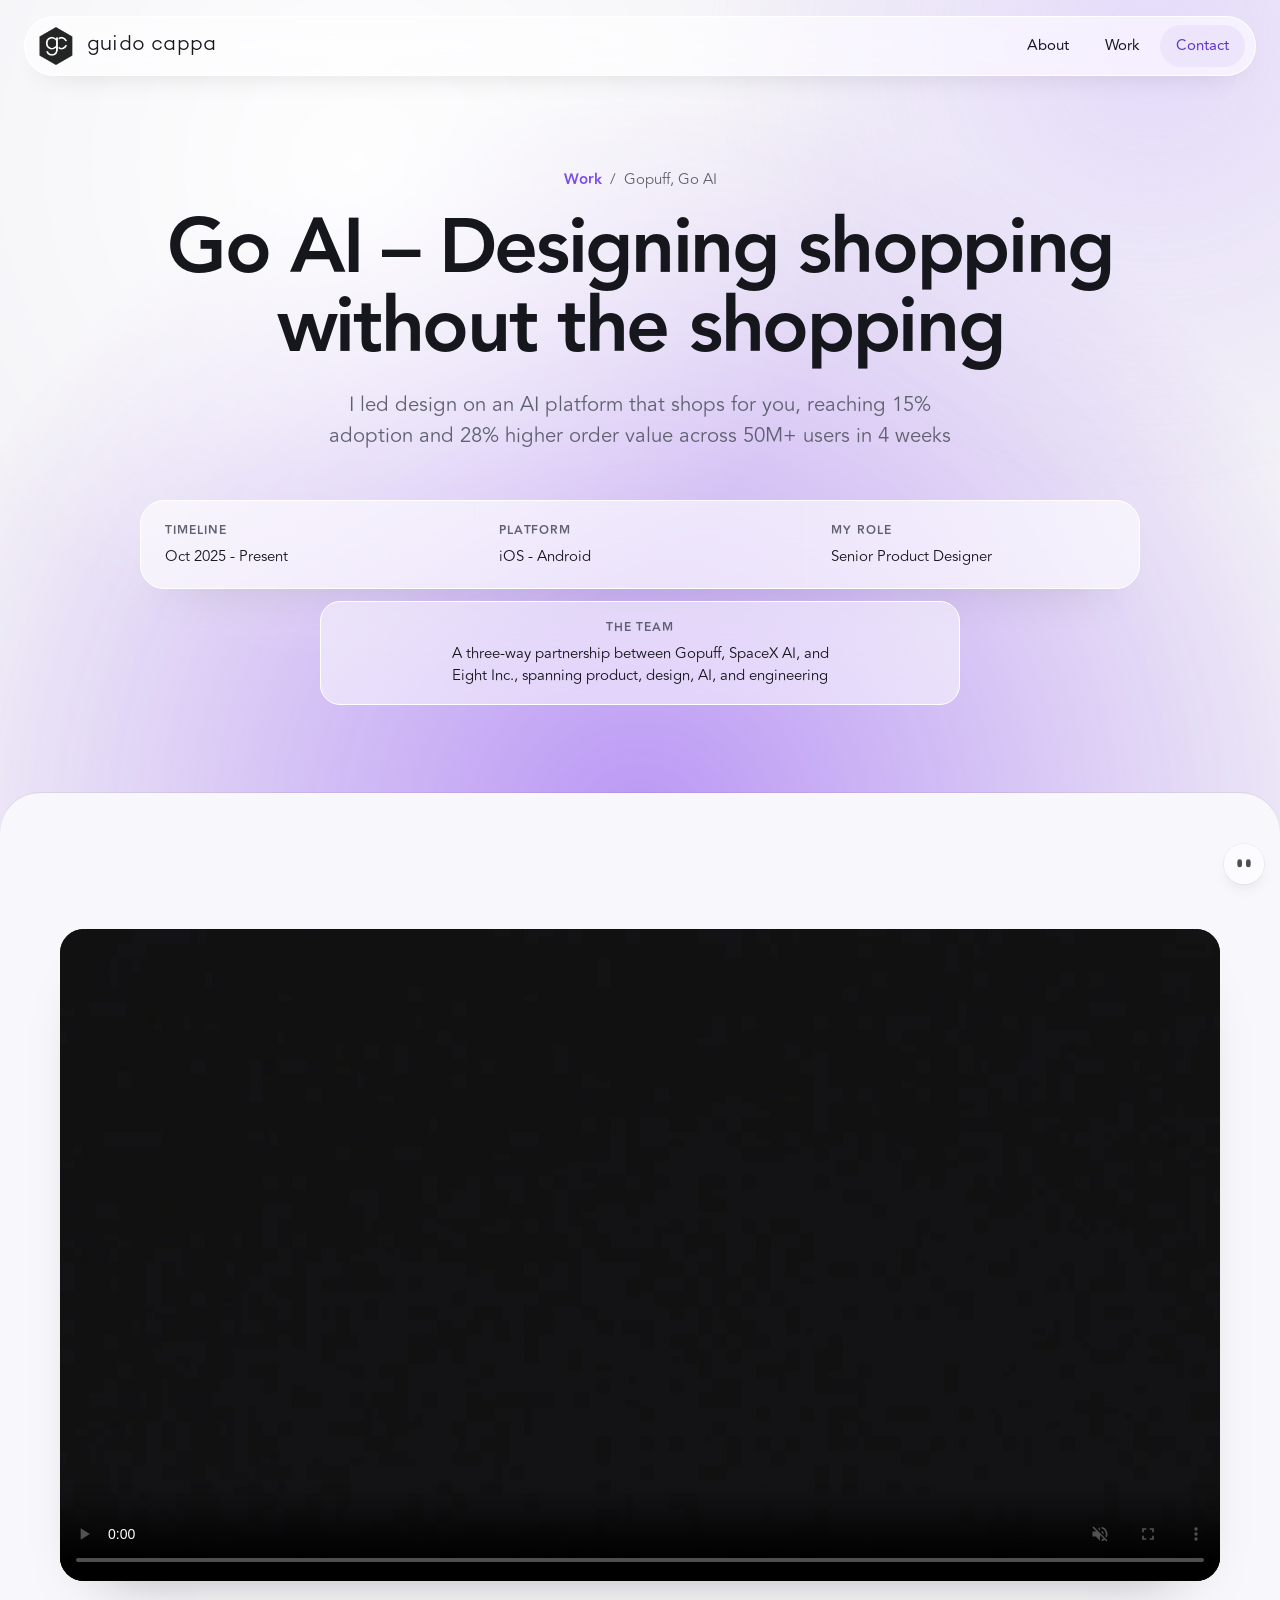
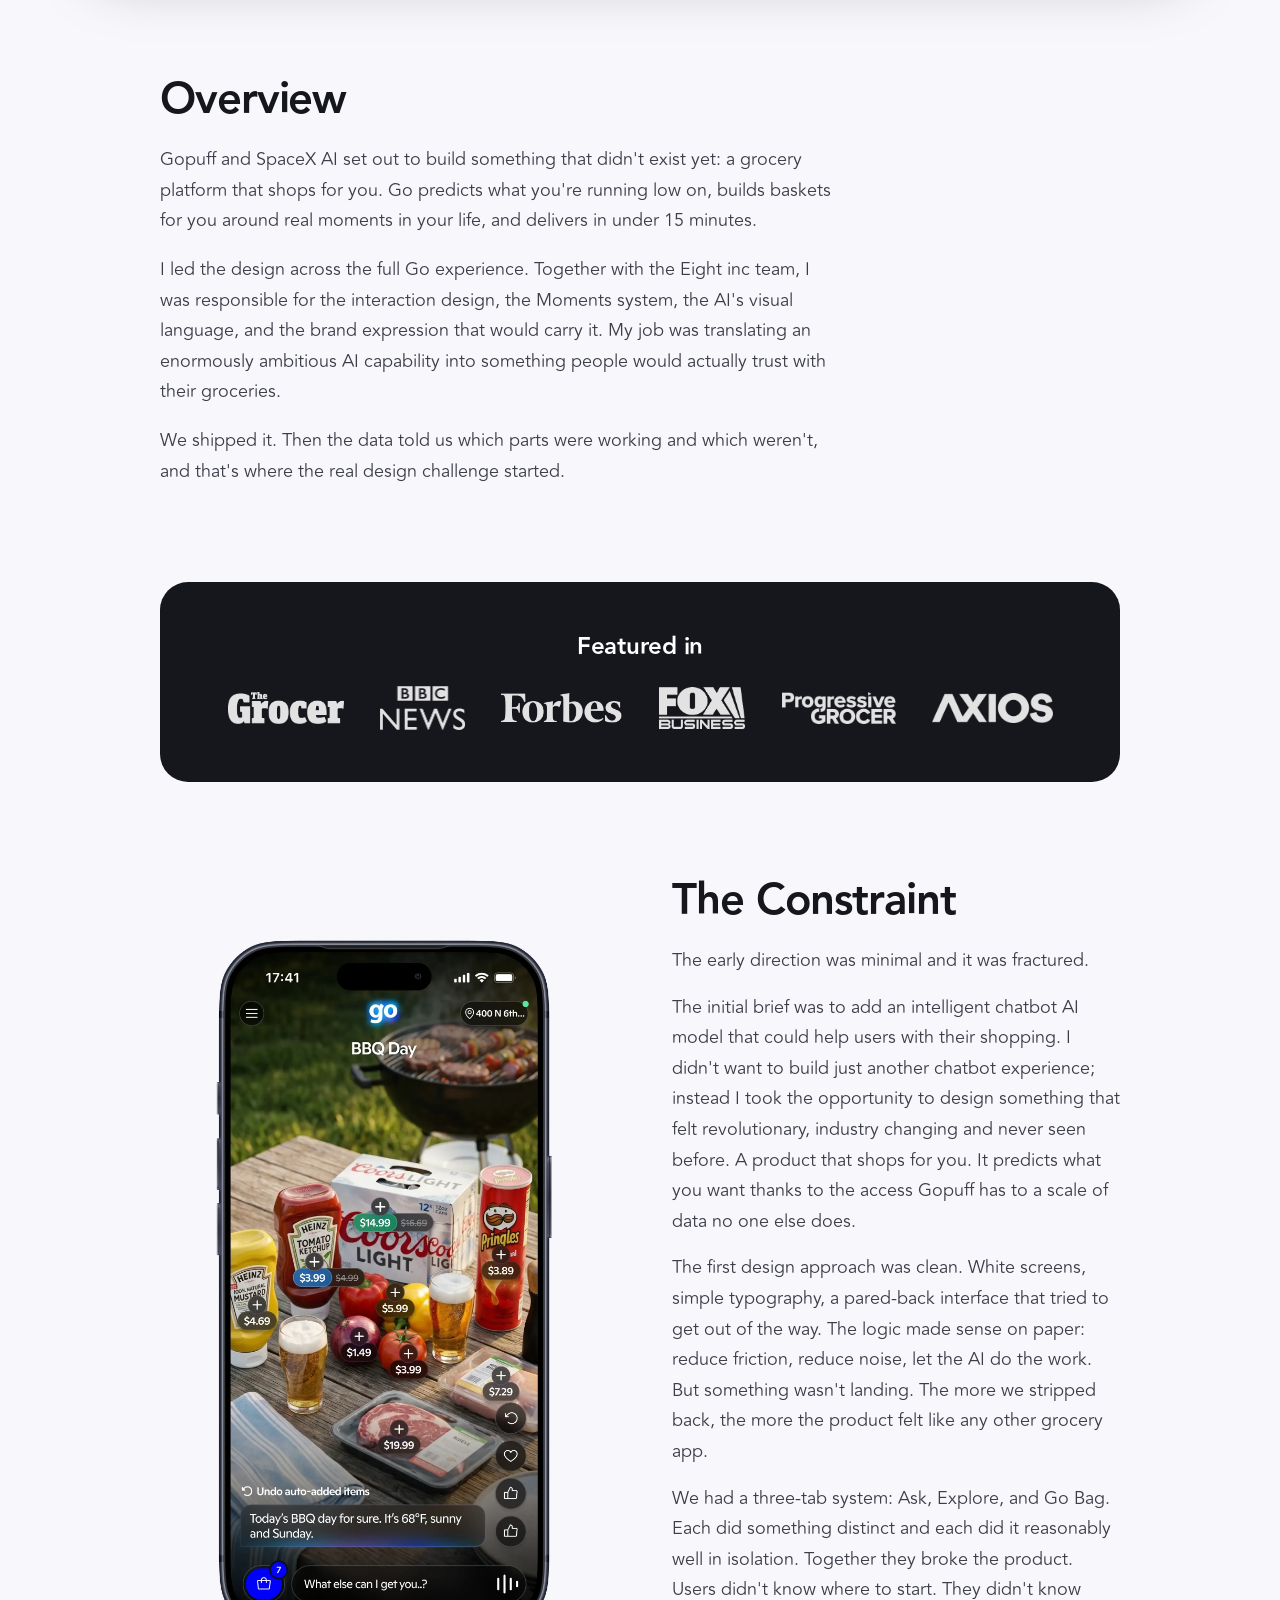
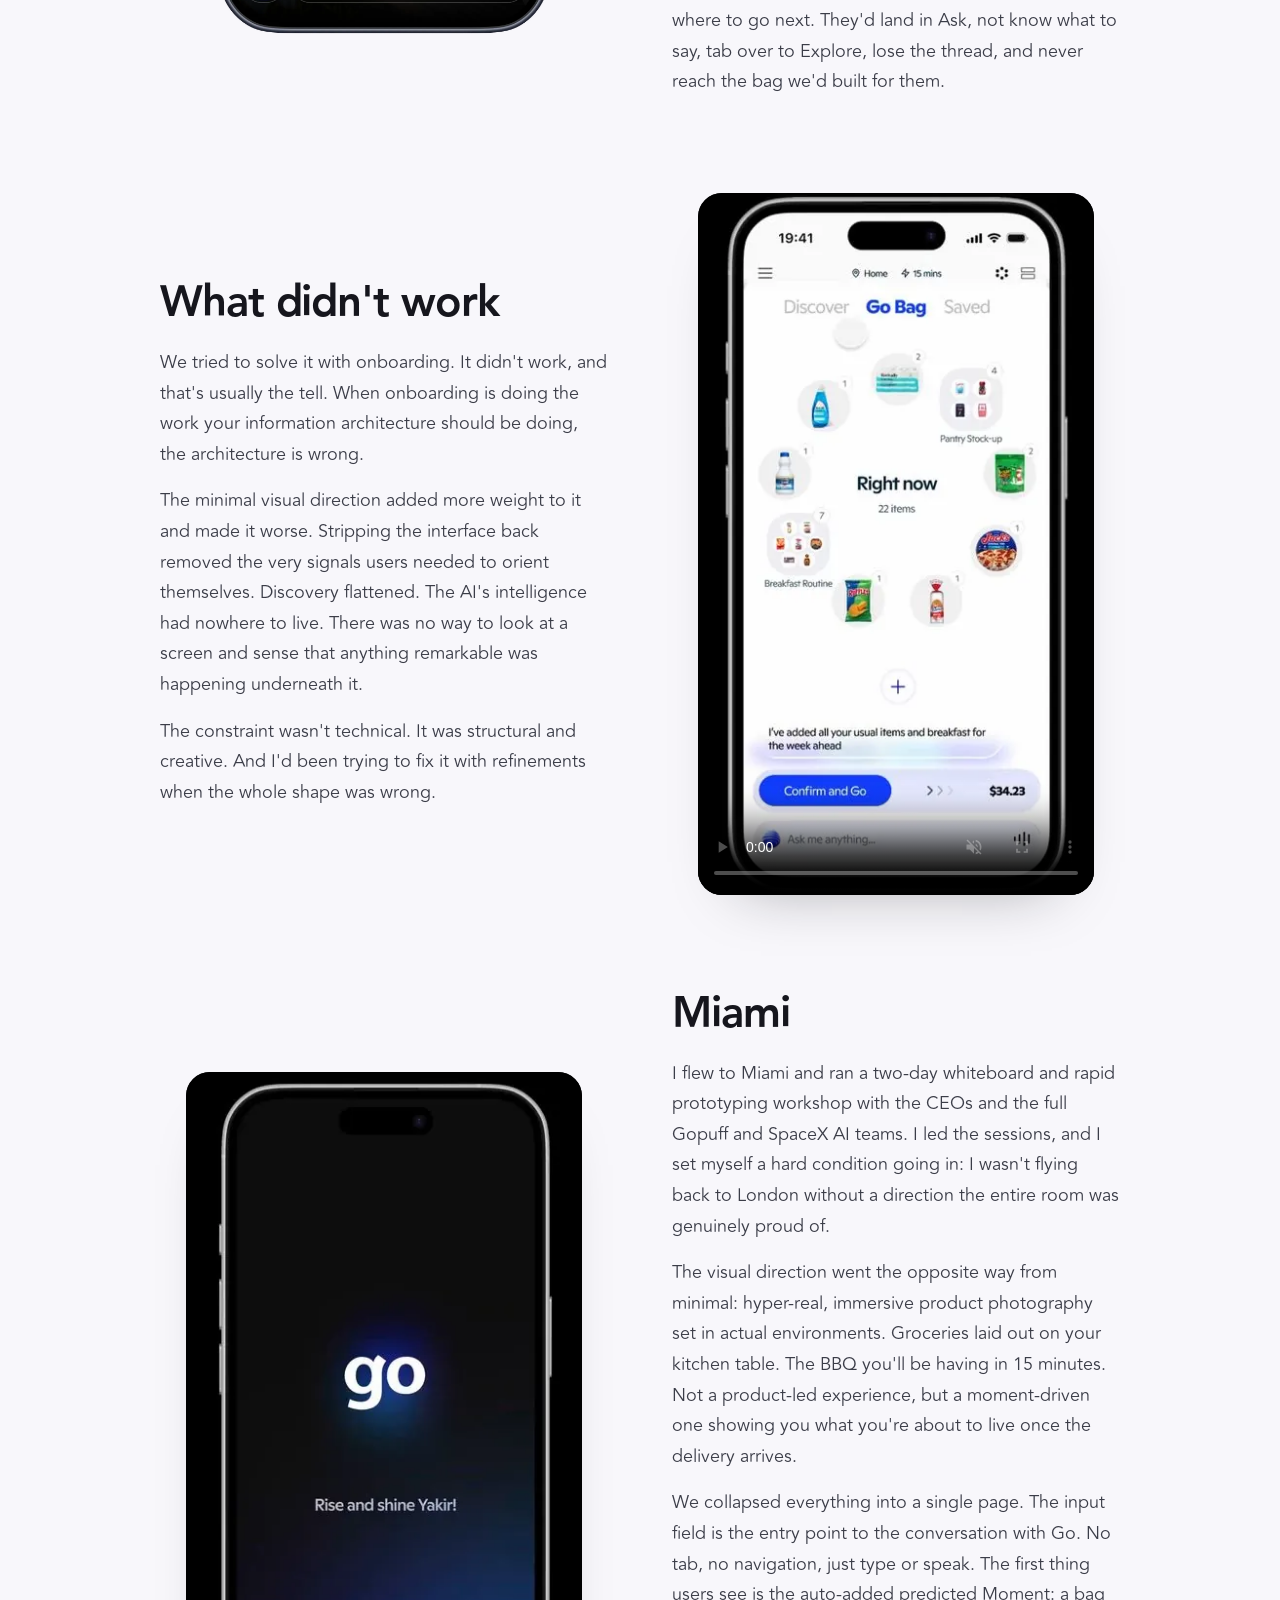
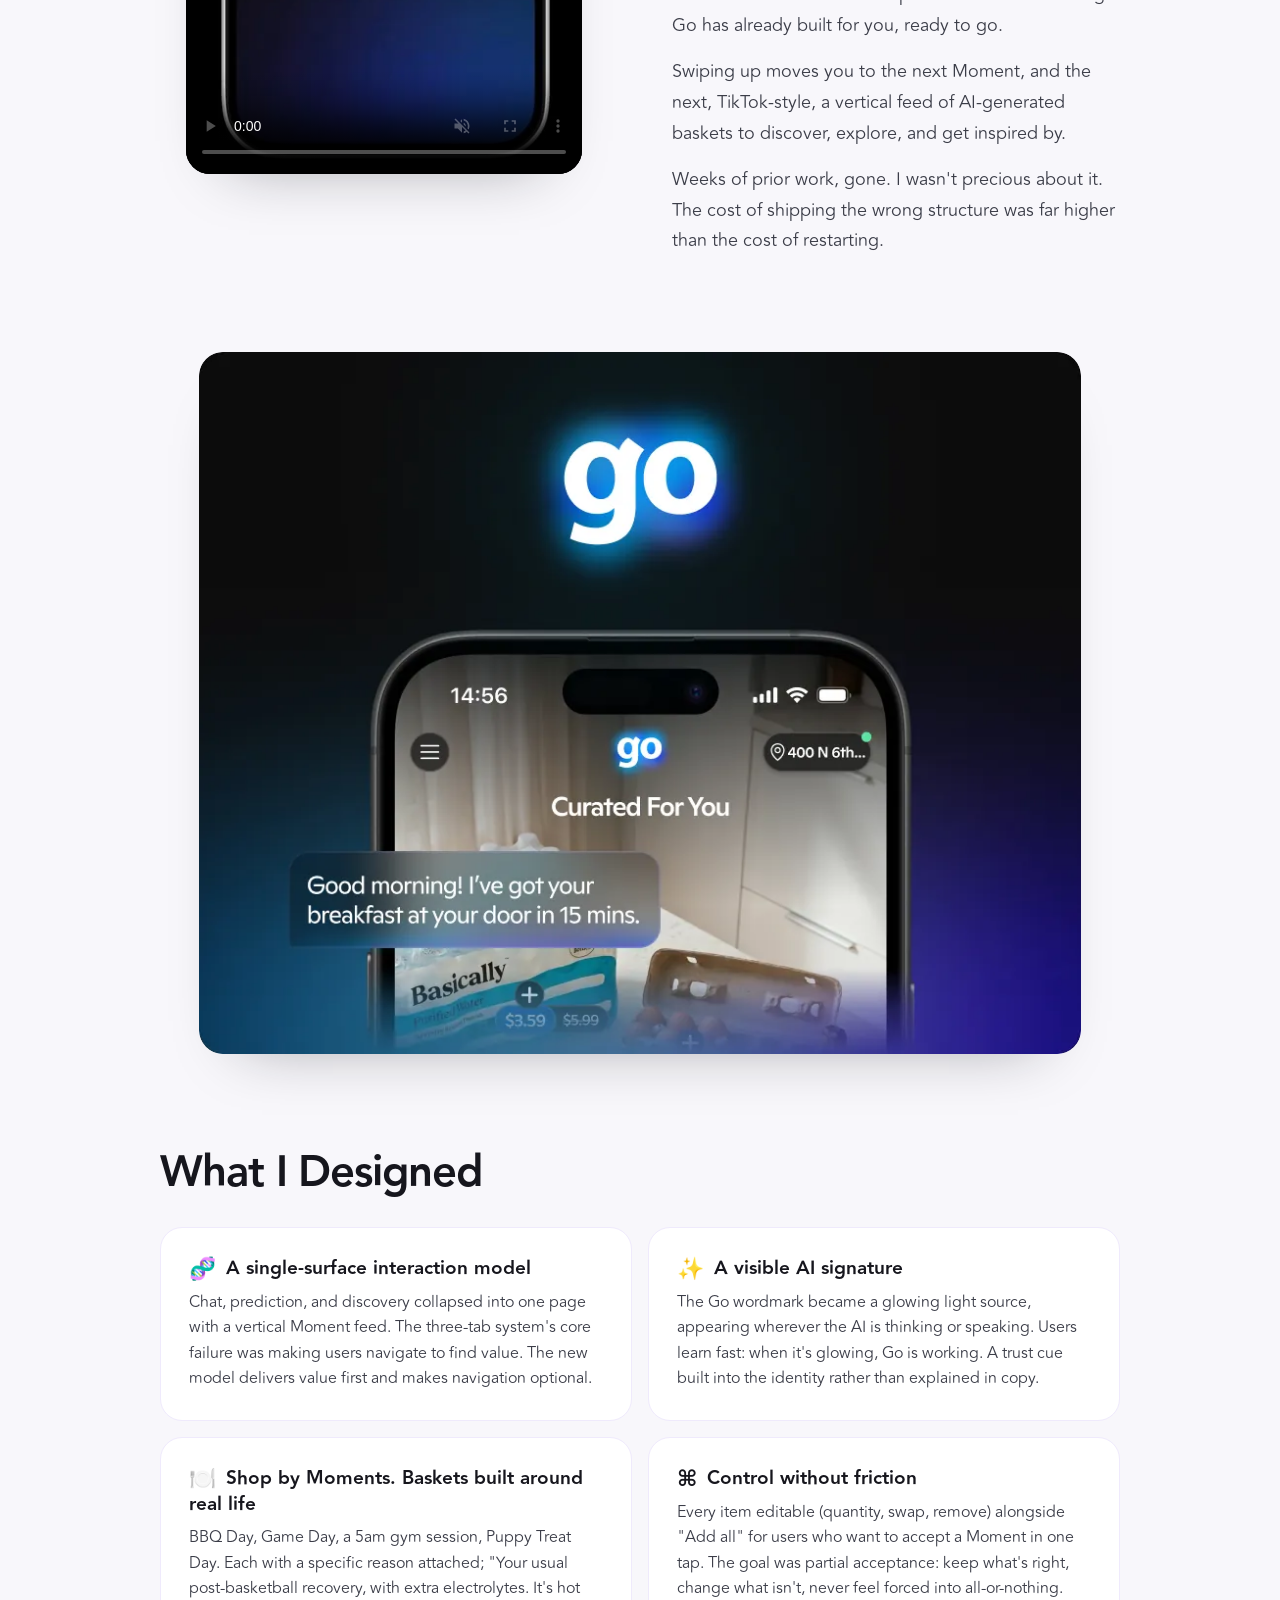
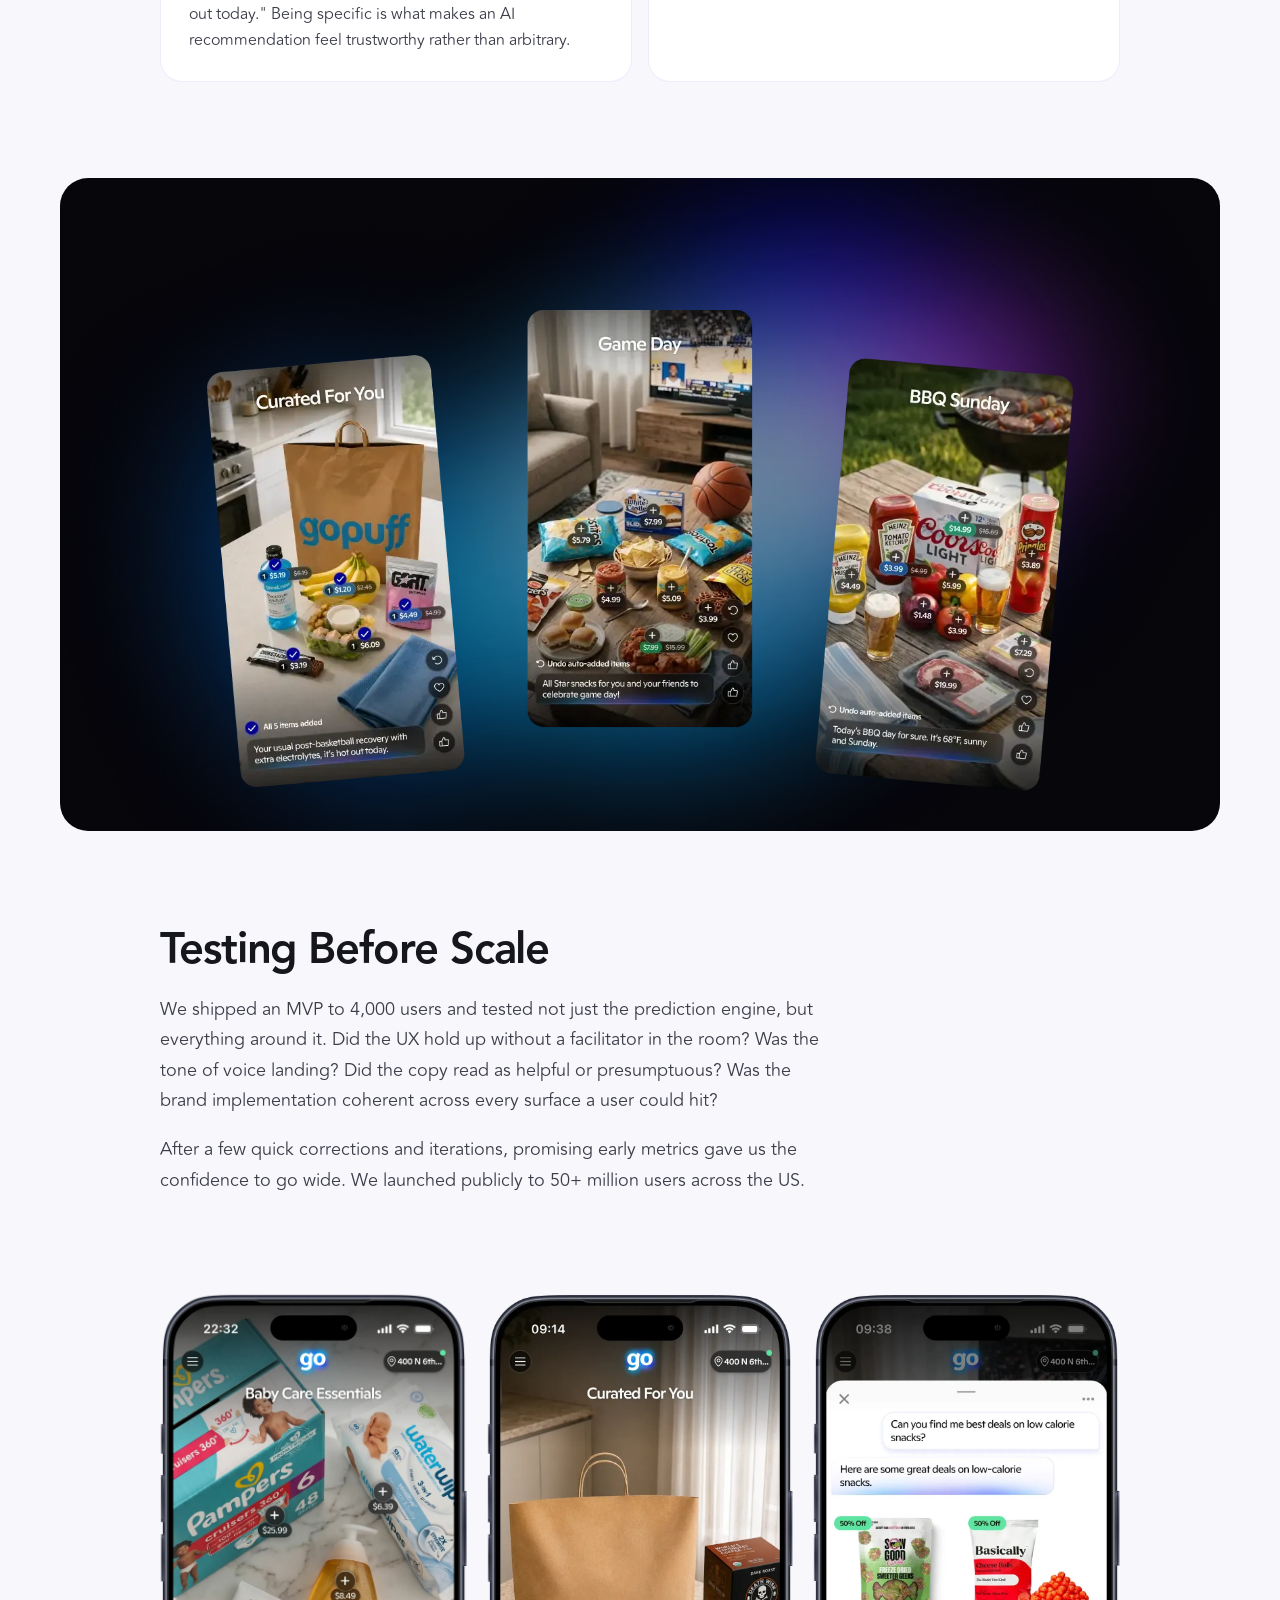
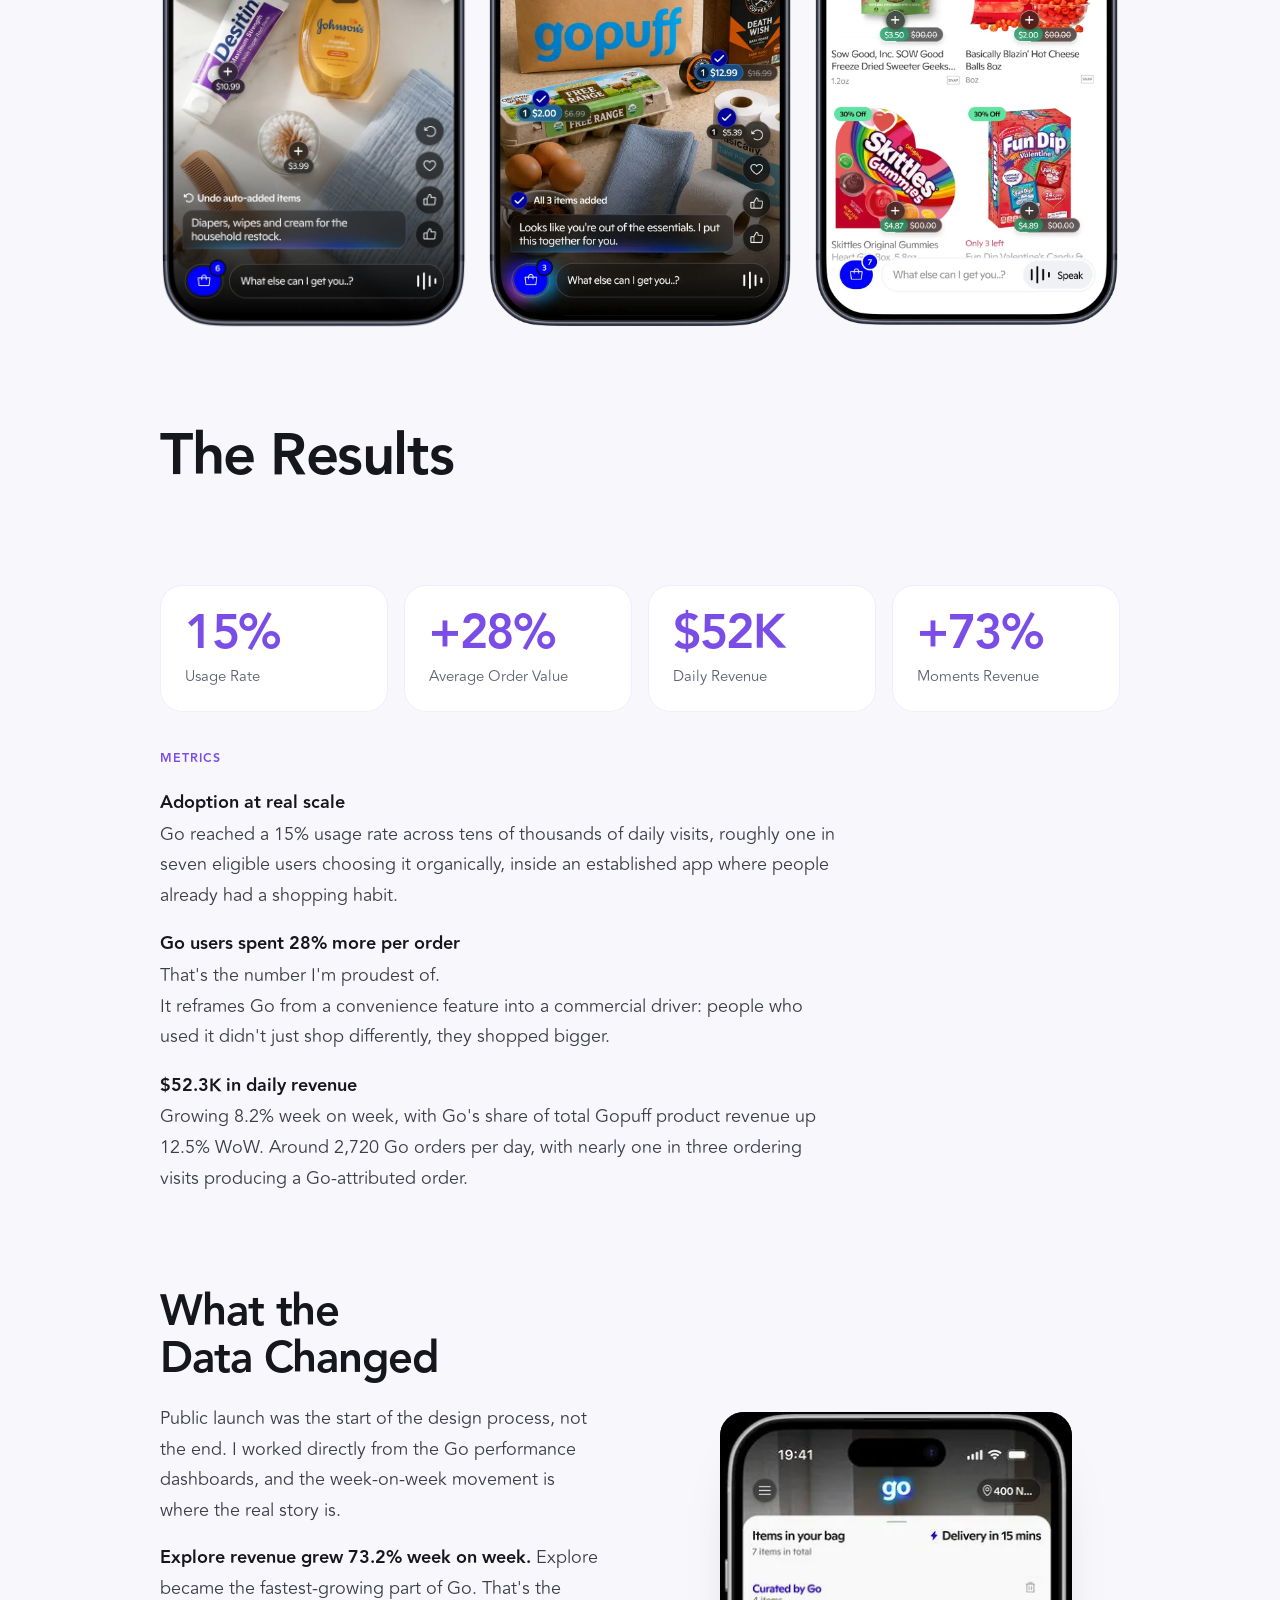
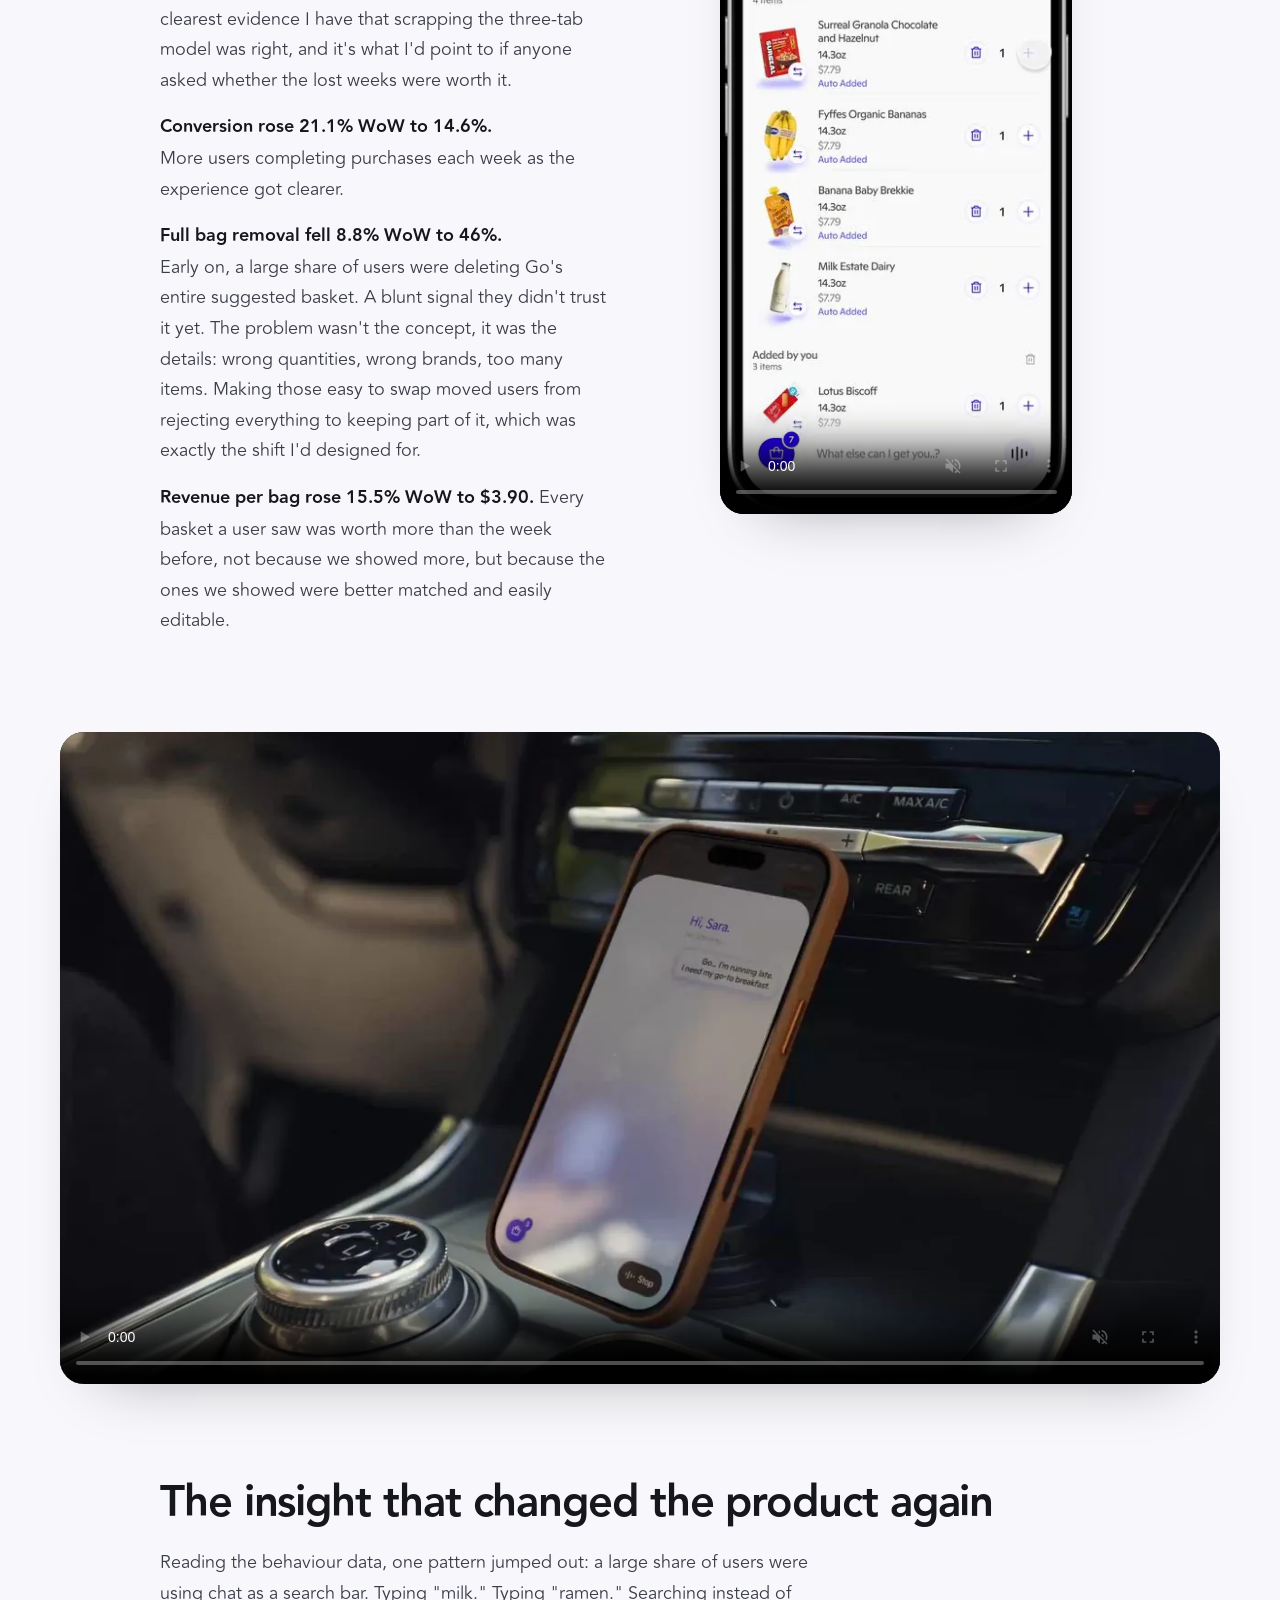
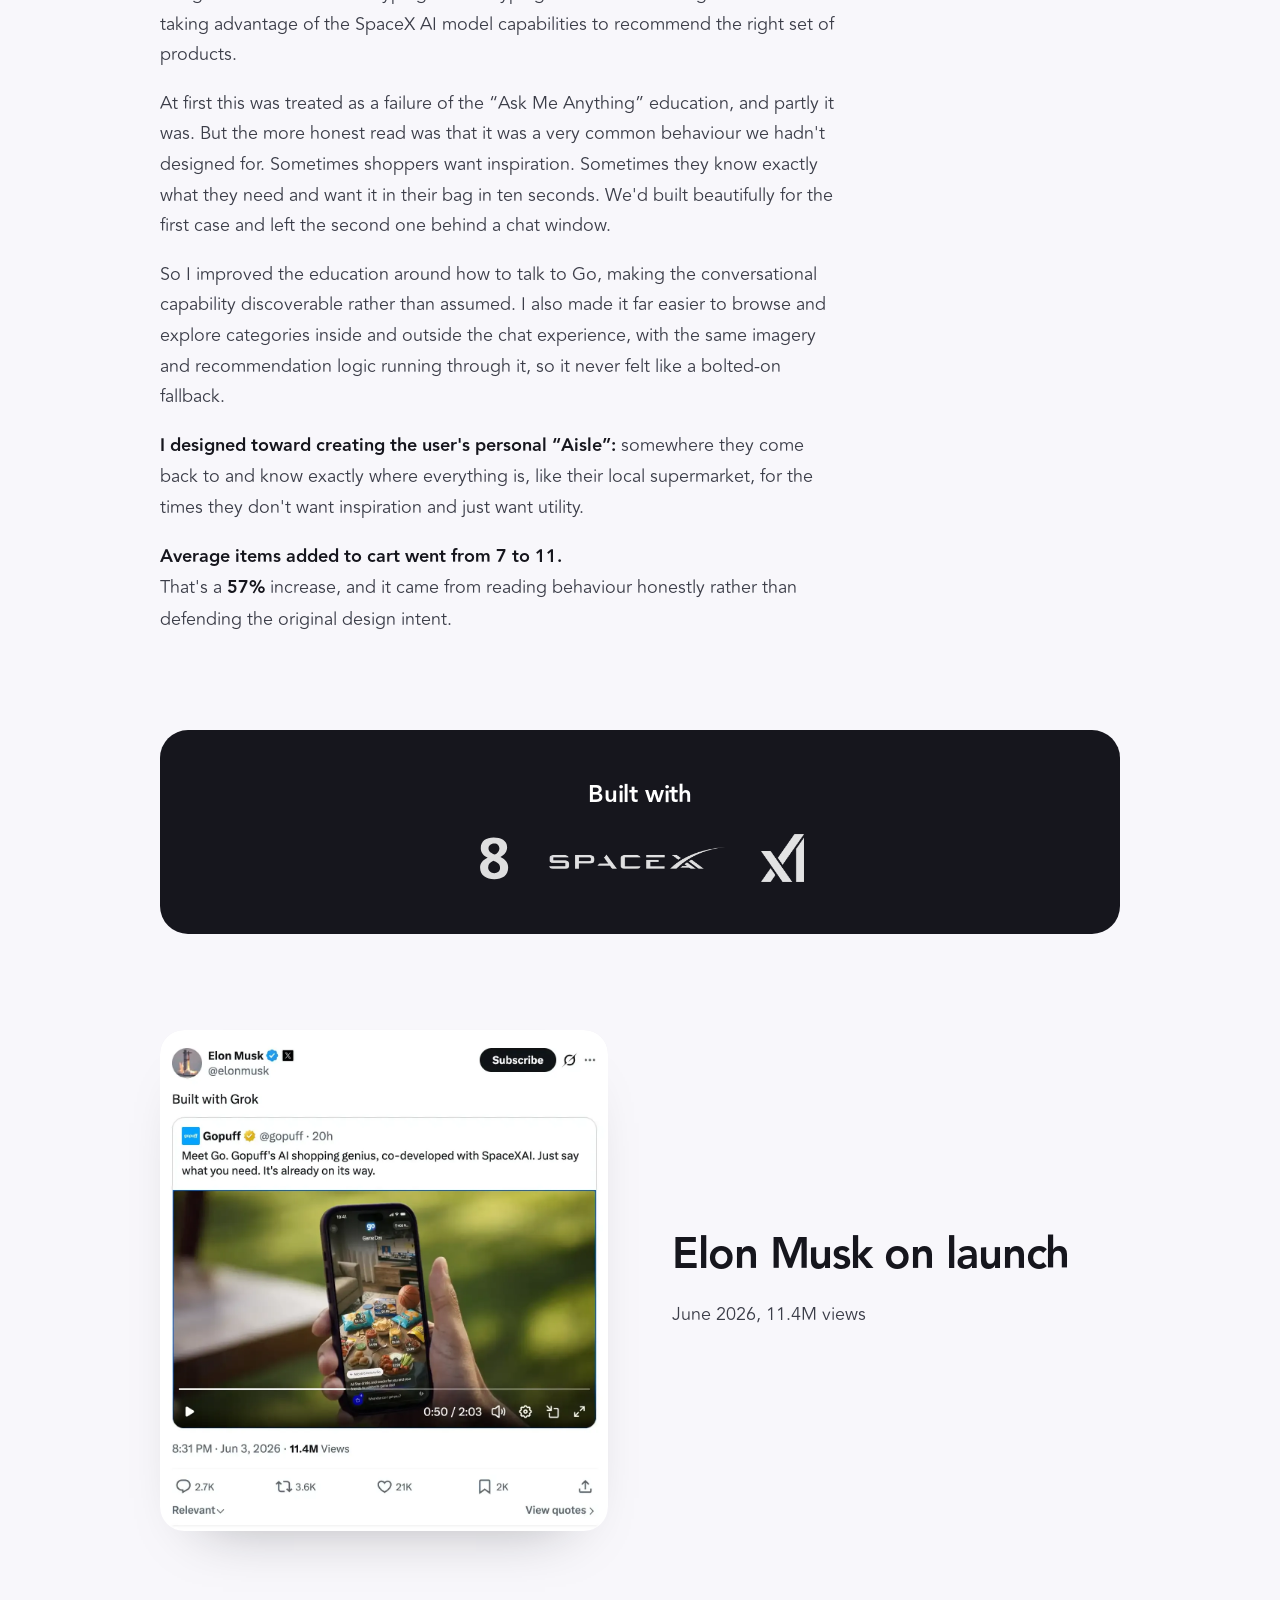
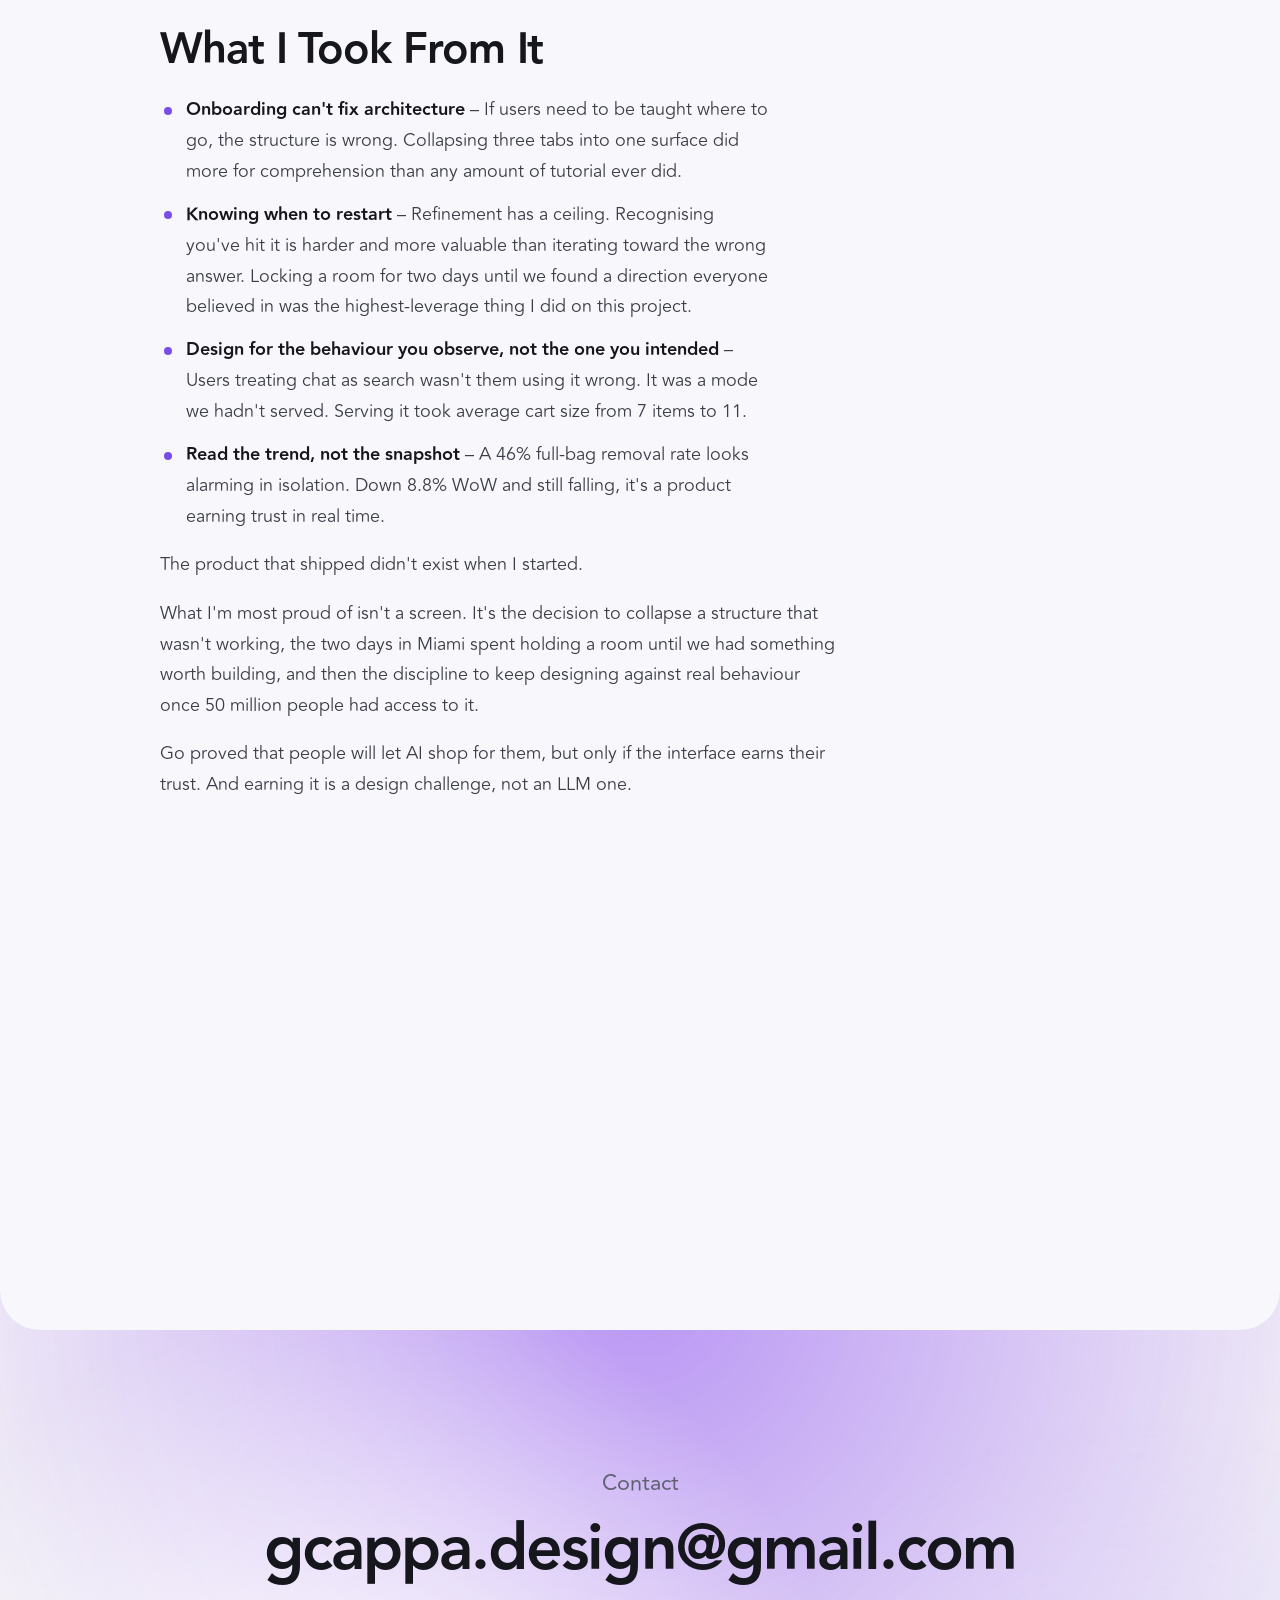
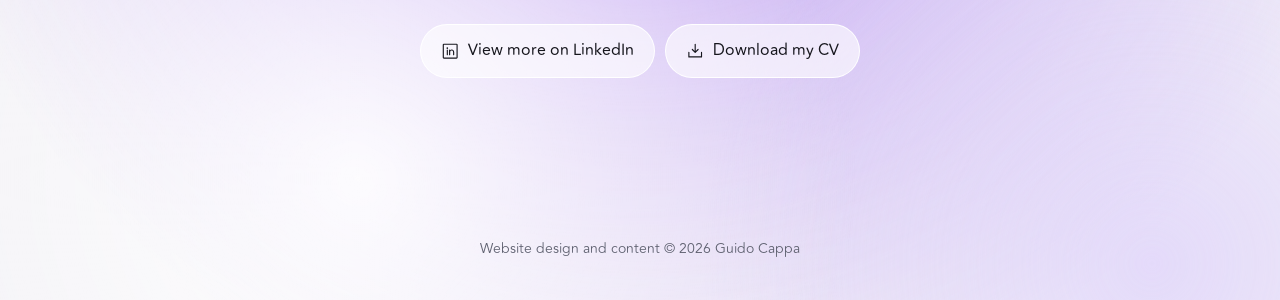
<file: gopuff-go-ai/index.html>
<!doctype html>
<html lang="en">
<head>
<meta charset="utf-8">
<meta name="viewport" content="width=device-width, initial-scale=1">
<title>Go AI – Designing shopping without the shopping – Guido Cappa</title>
<meta name="description" content="I led design on an AI platform that shops for you, reaching 15% adoption and 28% higher order value across 50M+ users in 4 weeks">
<meta name="theme-color" content="#f4f3f7">
<link rel="icon" href="../assets/img/favicon.png">
<link rel="preload" href="../assets/fonts/avenir-heavy.ttf" as="font" type="font/ttf" crossorigin>
<link rel="preload" href="../assets/fonts/avenir-book.ttf" as="font" type="font/ttf" crossorigin>
<link rel="stylesheet" href="../assets/css/site.css?v=202611161654">
<link rel="stylesheet" href="../assets/css/page.css?v=202611161654">
<script>document.documentElement.classList.add('js');</script>
</head>
<body class="page">

<svg width="0" height="0" style="position:absolute" aria-hidden="true">
  <symbol id="i-arrow-up" viewBox="0 0 256 256"><path fill="currentColor" d="M205.66,117.66a8,8,0,0,1-11.32,0L136,59.31V216a8,8,0,0,1-16,0V59.31L61.66,117.66a8,8,0,0,1-11.32-11.32l72-72a8,8,0,0,1,11.32,0l72,72A8,8,0,0,1,205.66,117.66Z"/></symbol>
  <symbol id="i-arrow-up-right" viewBox="0 0 256 256"><path fill="currentColor" d="M200,64V168a8,8,0,0,1-16,0V83.31L69.66,197.66a8,8,0,0,1-11.32-11.32L172.69,72H88a8,8,0,0,1,0-16H192A8,8,0,0,1,200,64Z"/></symbol>
  <symbol id="i-envelope" viewBox="0 0 256 256"><path fill="currentColor" d="M224,48H32a8,8,0,0,0-8,8V192a16,16,0,0,0,16,16H216a16,16,0,0,0,16-16V56A8,8,0,0,0,224,48ZM203.43,64,128,133.15,52.57,64ZM216,192H40V74.19l82.59,75.71a8,8,0,0,0,10.82,0L216,74.19V192Z"/></symbol>
  <symbol id="i-linkedin" viewBox="0 0 256 256"><path fill="currentColor" d="M216,24H40A16,16,0,0,0,24,40V216a16,16,0,0,0,16,16H216a16,16,0,0,0,16-16V40A16,16,0,0,0,216,24Zm0,192H40V40H216V216ZM96,112v64a8,8,0,0,1-16,0V112a8,8,0,0,1,16,0Zm88,28v36a8,8,0,0,1-16,0V140a20,20,0,0,0-40,0v36a8,8,0,0,1-16,0V112a8,8,0,0,1,15.79-1.78A36,36,0,0,1,184,140ZM100,84A12,12,0,1,1,88,72,12,12,0,0,1,100,84Z"/></symbol>
  <symbol id="i-download" viewBox="0 0 256 256"><path fill="currentColor" d="M224,144v64a8,8,0,0,1-8,8H40a8,8,0,0,1-8-8V144a8,8,0,0,1,16,0v56H208V144a8,8,0,0,1,16,0Zm-101.66,5.66a8,8,0,0,0,11.32,0l40-40a8,8,0,0,0-11.32-11.32L136,124.69V32a8,8,0,0,0-16,0v92.69L93.66,98.34a8,8,0,0,0-11.32,11.32Z"/></symbol>
</svg>

<header class="nav">
  <a class="nav__brand" href="../" aria-label="Guido Cappa, home"><img src="../assets/img/logo-gc.png" alt="" width="38" height="38"><span>guido cappa</span></a>
  <nav class="nav__links" aria-label="Main">
    <a href="../about/">About</a>
    <a href="../#work">Work</a>
    <a class="nav__cta" href="#contact">Contact</a>
  </nav>
</header>

<section class="phero">
  <div class="bg" aria-hidden="true"><i class="bg__blob"></i><i class="bg__blob"></i><i class="bg__blob"></i></div>
  <div class="phero__inner">
    <nav class="crumbs" aria-label="Breadcrumb"><a href="../#work">Work</a><span aria-hidden="true">/</span><span aria-current="page">Gopuff, Go AI</span></nav>
    <h1>Go AI – Designing shopping without the shopping</h1>
    <p class="phero__sub">I led design on an AI platform that shops for you, reaching 15% adoption and 28% higher order value across 50M+ users in 4 weeks</p>
    <dl class="phero__meta" style="--cols: 3"><div><dt>Timeline</dt><dd>Oct 2025 - Present</dd></div><div><dt>Platform</dt><dd>iOS - Android</dd></div><div><dt>My Role</dt><dd>Senior Product Designer</dd></div></dl>
    <dl class="phero__team"><dt>The Team</dt><dd>A three-way partnership between Gopuff, SpaceX AI, and Eight Inc., spanning product, design, AI, and engineering</dd></dl>
  </div>
</section>
<main class="stage cs">
<section class="cs-block cs-wide reveal"><div class="cs-frame cs-frame--video"><video class="cs-video" src="media/meet-go-gopuff-s-ai.mp4" width="1280" height="720" poster="media/meet-go-gopuff-s-ai-poster-0000000.webp" muted loop playsinline preload="none" data-autoplay aria-label="Product demo video"></video></div></section><section class="cs-block cs-block--text reveal"><h2 class="cs-h">Overview</h2><p data-tldr="Go is a grocery app that shops for you and delivers in under 15 minutes.">Gopuff and SpaceX AI set out to build something that didn't exist yet: a grocery platform that shops for you. Go predicts what you're running low on, builds baskets for you around real moments in your life, and delivers in under 15 minutes.</p><p data-tldr="I led Go&#x27;s design with the Eight Inc team, making very ambitious AI feel trustworthy.">I led the design across the full Go experience. Together with the Eight inc team, I was responsible for the interaction design, the Moments system, the AI's visual language, and the brand expression that would carry it. My job was translating an enormously ambitious AI capability into something people would actually trust with their groceries.</p><p>We shipped it. Then the data told us which parts were working and which weren't, and that's where the real design challenge started.</p></section><section class="cs-block reveal"><div class="cs-press"><h2 class="cs-h">Featured in</h2><div class="cs-logos"><a href="https://www.thegrocer.co.uk/news/rapid-grocer-gopuff-launches-in-app-ai-with-elon-musks-spacexai/719716.article" target="_blank" rel="noopener"><img src="media/grocer-logo-2012-white-rgb354px-656131.webp" style="--w: 116; --h: 32" width="116" height="32" loading="lazy" decoding="async" alt=""></a><a href="https://www.linkedin.com/posts/julia-caesar-b42112_great-to-have-yakir-gola-of-gopuff-on-my-activity-7477391317174620161-5KID?utm_source=share&amp;utm_medium=member_desktop&amp;rcm=ACoAACE0Ce8BayQ6nIi2rZ_OS9SPOEFaSBRGaGs" target="_blank" rel="noopener"><img src="media/bbc-news-logo.webp" style="--w: 85; --h: 44" width="85" height="44" loading="lazy" decoding="async" alt=""></a><a href="https://www.forbes.com/sites/daveknox/2026/06/12/how-gopuff-and-spacexs-xai-are-reinventing-instant-shopping-with-go/" target="_blank" rel="noopener"><img src="media/forbes-logo-white.webp" style="--w: 122; --h: 30" width="122" height="30" loading="lazy" decoding="async" alt=""></a><a href="https://www.foxbusiness.com/video/6398236036112" target="_blank" rel="noopener"><img src="media/fox-business-white-small-png.webp" style="--w: 87; --h: 42" width="87" height="42" loading="lazy" decoding="async" alt=""></a><a href="https://progressivegrocer.com/gopuff-launches-ai-driven-predictive-shopping-feature-spacexai" target="_blank" rel="noopener"><img src="media/image.webp" style="--w: 114; --h: 33" width="114" height="33" loading="lazy" decoding="async" alt=""></a><a href="https://www.axios.com/2026/06/03/exclusive-spacexai-and-gopuff-help-you-shop-for-more-stuff" target="_blank" rel="noopener"><img src="media/axios-logo-white-1.webp" style="--w: 121; --h: 31" width="121" height="31" loading="lazy" decoding="async" alt=""></a></div></div></section><section class="cs-block cs-split cs-split--media-left reveal"><div class="cs-split__media"><div class="cs-frame cs-frame--clear"><img src="media/bbq-scene.webp" width="1280" height="2667" loading="lazy" decoding="async" alt=""></div></div><div class="cs-split__text"><h2 class="cs-h">The Constraint</h2><p>The early direction was minimal and it was fractured.</p><p data-tldr="The brief was a chatbot. I pushed for a product that does the shopping for you.">The initial brief was to add an intelligent chatbot AI model that could help users with their shopping. I didn't want to build just another chatbot experience; instead I took the opportunity to design something that felt revolutionary, industry changing and never seen before. A product that shops for you. It predicts what you want thanks to the access Gopuff has to a scale of data no one else does.</p><p data-tldr="The first, minimal design made Go feel like any other grocery app.">The first design approach was clean. White screens, simple typography, a pared-back interface that tried to get out of the way. The logic made sense on paper: reduce friction, reduce noise, let the AI do the work. But something wasn't landing. The more we stripped back, the more the product felt like any other grocery app.</p><p data-tldr="Three tabs confused people: they didn&#x27;t know where to start or where to go next.">We had a three-tab system: Ask, Explore, and Go Bag. Each did something distinct and each did it reasonably well in isolation. Together they broke the product. Users didn't know where to start. They didn't know where to go next. They'd land in Ask, not know what to say, tab over to Explore, lose the thread, and never reach the bag we'd built for them.</p></div></section><section class="cs-block cs-split cs-split--media-right reveal"><div class="cs-split__media"><div class="cs-frame cs-frame--video"><video class="cs-video" src="media/old-ui.mp4" width="406" height="720" poster="media/old-ui-poster-0000000.webp" muted loop playsinline preload="none" data-autoplay aria-label="Product demo video"></video></div></div><div class="cs-split__text"><h2 class="cs-h">What didn't work</h2><p>We tried to solve it with onboarding. It didn't work, and that's usually the tell. When onboarding is doing the work your information architecture should be doing, the architecture is wrong.</p><p data-tldr="Stripping the design back hid the signals people needed, and the AI&#x27;s smarts with them.">The minimal visual direction added more weight to it and made it worse. Stripping the interface back removed the very signals users needed to orient themselves. Discovery flattened. The AI's intelligence had nowhere to live. There was no way to look at a screen and sense that anything remarkable was happening underneath it.</p><p>The constraint wasn't technical. It was structural and creative. And I'd been trying to fix it with refinements when the whole shape was wrong.</p></div></section><section class="cs-block cs-split cs-split--media-left reveal"><div class="cs-split__media"><div class="cs-frame cs-frame--video"><video class="cs-video" src="media/go-intro.mp4" width="406" height="720" poster="media/go-intro-poster-0000000.webp" muted loop playsinline preload="none" data-autoplay aria-label="Product demo video"></video></div></div><div class="cs-split__text"><h2 class="cs-h">Miami</h2><p data-tldr="I ran a two-day workshop in Miami and wouldn&#x27;t leave without a direction everyone loved.">I flew to Miami and ran a two-day whiteboard and rapid prototyping workshop with the CEOs and the full Gopuff and SpaceX AI teams. I led the sessions, and I set myself a hard condition going in: I wasn't flying back to London without a direction the entire room was genuinely proud of.</p><p data-tldr="The new look: real-life photos of the moment your delivery makes possible.">The visual direction went the opposite way from minimal: hyper-real, immersive product photography set in actual environments. Groceries laid out on your kitchen table. The BBQ you'll be having in 15 minutes. Not a product-led experience, but a moment-driven one showing you what you're about to live once the delivery arrives.</p><p data-tldr="Everything became one page: type or speak, and a ready-made bag is already waiting.">We collapsed everything into a single page. The input field is the entry point to the conversation with Go. No tab, no navigation, just type or speak. The first thing users see is the auto-added predicted Moment: a bag Go has already built for you, ready to go.</p><p>Swiping up moves you to the next Moment, and the next, TikTok-style, a vertical feed of AI-generated baskets to discover, explore, and get inspired by.</p><p>Weeks of prior work, gone. I wasn't precious about it. The cost of shipping the wrong structure was far higher than the cost of restarting.</p></div></section><section class="cs-block cs-block--media reveal"><div class="cs-frame"><img src="media/1st-splash-screen.webp" width="900" height="716" loading="lazy" decoding="async" alt=""></div></section><section class="cs-block cs-block--cards reveal"><h2 class="cs-h">What I Designed</h2><div class="cs-cards cs-cards--4"><div class="cs-card"><h3><span class="cs-card__icon" aria-hidden="true">🧬</span>A single-surface interaction model</h3><p data-tldr="One page with a feed of Moments: value first, navigation optional.">Chat, prediction, and discovery collapsed into one page with a vertical Moment feed. The three-tab system's core failure was making users navigate to find value. The new model delivers value first and makes navigation optional.</p></div><div class="cs-card"><h3><span class="cs-card__icon" aria-hidden="true">✨</span>A visible AI signature</h3><p data-tldr="The Go logo glows whenever the AI is working, so people know without being told.">The Go wordmark became a glowing light source, appearing wherever the AI is thinking or speaking. Users learn fast: when it's glowing, Go is working. A trust cue built into the identity rather than explained in copy.</p></div><div class="cs-card"><h3><span class="cs-card__icon" aria-hidden="true">🍽️</span>Shop by Moments. Baskets built around real life</h3><p data-tldr="Each Moment comes with a specific reason, and that&#x27;s what makes it feel trustworthy.">BBQ Day, Game Day, a 5am gym session, Puppy Treat Day. Each with a specific reason attached; "Your usual post-basketball recovery, with extra electrolytes. It's hot out today." Being specific is what makes an AI recommendation feel trustworthy rather than arbitrary.</p></div><div class="cs-card"><h3><span class="cs-card__icon" aria-hidden="true">⌘</span>Control without friction</h3><p data-tldr="Every item can be changed, or you add the whole Moment in one tap.">Every item editable (quantity, swap, remove) alongside "Add all" for users who want to accept a Moment in one tap. The goal was partial acceptance: keep what's right, change what isn't, never feel forced into all-or-nothing.</p></div></div></section><section class="cs-block cs-wide cs-stack reveal"><div class="cs-stack__stage"><img class="cs-stack__back" src="media/glow.webp" width="1600" height="1209" loading="lazy" decoding="async" alt=""><img class="cs-stack__front" src="media/just-3.webp" width="1440" height="1176" loading="lazy" decoding="async" alt=""></div></section><section class="cs-block cs-block--text reveal"><h2 class="cs-h">Testing Before Scale</h2><p data-tldr="We shipped to 4,000 users and tested the UX, tone, copy and brand, not just the predictions.">We shipped an MVP to 4,000 users and tested not just the prediction engine, but everything around it. Did the UX hold up without a facilitator in the room? Was the tone of voice landing? Did the copy read as helpful or presumptuous? Was the brand implementation coherent across every surface a user could hit?</p><p>After a few quick corrections and iterations, promising early metrics gave us the confidence to go wide. We launched publicly to 50+ million users across the US.</p></section><section class="cs-block cs-block--media reveal"><div class="cs-gallery cs-gallery--3"><div class="cs-frame cs-frame--clear"><img src="media/group-302.webp" width="1280" height="2667" loading="lazy" decoding="async" alt=""></div><div class="cs-frame cs-frame--clear"><img src="media/go-bag-design-restock-essentials.webp" width="902" height="1878" loading="lazy" decoding="async" alt=""></div><div class="cs-frame cs-frame--clear"><img src="media/more-complicated-order.webp" width="902" height="1877" loading="lazy" decoding="async" alt=""></div></div></section><section class="cs-block cs-block--text reveal"><h2 class="cs-h cs-h--big">The Results</h2></section><section class="cs-block cs-block--stats reveal"><dl class="cs-stats"><div><dt>usage Rate</dt><dd>15%</dd></div><div><dt>Average Order Value</dt><dd>+28%</dd></div><div><dt>Daily Revenue</dt><dd>$52K</dd></div><div><dt>Moments Revenue</dt><dd>+73%</dd></div></dl><p class="cs-eyebrow">Metrics</p><p data-tldr="About one in seven eligible users chose Go on their own: a 15% usage rate."><strong>Adoption at real scale<br></strong>Go reached a 15% usage rate across tens of thousands of daily visits, roughly one in seven eligible users choosing it organically, inside an established app where people already had a shopping habit.</p><p data-tldr="Go users spent 28% more per order. That&#x27;s the number I&#x27;m proudest of."><strong>Go users spent 28% more per order<br></strong>That's the number I'm proudest of.<br>It reframes Go from a convenience feature into a commercial driver: people who used it didn't just shop differently, they shopped bigger.</p><p data-tldr="Go made $52.3K a day, growing 8.2% week on week, with about 2,720 orders a day."><strong>$52.3K in daily revenue<br></strong>Growing 8.2% week on week, with Go's share of total Gopuff product revenue up 12.5% WoW. Around 2,720 Go orders per day, with nearly one in three ordering visits producing a Go-attributed order.</p></section><section class="cs-block cs-split cs-split--media-right reveal"><div class="cs-split__media"><div class="cs-frame cs-frame--video"><video class="cs-video" src="media/swapping-and-adding-in-basket.mp4" width="362" height="720" poster="media/swapping-and-adding-in-basket-poster-0000000.webp" muted loop playsinline preload="none" data-autoplay aria-label="Product demo video"></video></div></div><div class="cs-split__text"><h2 class="cs-h">What the Data Changed</h2><p>Public launch was the start of the design process, not the end. I worked directly from the Go performance dashboards, and the week-on-week movement is where the real story is.</p><p data-tldr="Explore grew 73.2% week on week, proof that dropping the three tabs was right."><strong>Explore revenue grew 73.2% week on week.</strong> Explore became the fastest-growing part of Go. That's the clearest evidence I have that scrapping the three-tab model was right, and it's what I'd point to if anyone asked whether the lost weeks were worth it.</p><p><strong>Conversion rose 21.1% WoW to 14.6%.</strong><br>More users completing purchases each week as the experience got clearer.</p><p data-tldr="Easier swaps meant fewer people deleting whole bags: down 8.8% to 46%."><strong>Full bag removal fell 8.8% WoW to 46%.</strong><br>Early on, a large share of users were deleting Go's entire suggested basket. A blunt signal they didn't trust it yet. The problem wasn't the concept, it was the details: wrong quantities, wrong brands, too many items. Making those easy to swap moved users from rejecting everything to keeping part of it, which was exactly the shift I'd designed for.</p><p data-tldr="Each bag was worth more every week, up 15.5% to $3.90, because it matched people better."><strong>Revenue per bag rose 15.5% WoW to $3.90.</strong> Every basket a user saw was worth more than the week before, not because we showed more, but because the ones we showed were better matched and easily editable.</p></div></section><section class="cs-block cs-wide reveal"><div class="cs-frame cs-frame--video"><video class="cs-video" src="media/only-ui-promo.mp4" width="1280" height="720" poster="media/only-ui-promo-poster-0000000.webp" muted loop playsinline preload="none" data-autoplay aria-label="Product demo video"></video></div></section><section class="cs-block cs-block--text reveal"><h2 class="cs-h">The insight that changed the product again</h2><p data-tldr="Lots of people used the chat like a search bar, typing just &quot;milk&quot;.">Reading the behaviour data, one pattern jumped out: a large share of users were using chat as a search bar. Typing "milk." Typing "ramen." Searching instead of taking advantage of the SpaceX AI model capabilities to recommend the right set of products.</p><p data-tldr="Sometimes shoppers want ideas, sometimes just the item, fast. We&#x27;d only designed for ideas.">At first this was treated as a failure of the “Ask Me Anything” education, and partly it was. But the more honest read was that it was a very common behaviour we hadn't designed for. Sometimes shoppers want inspiration. Sometimes they know exactly what they need and want it in their bag in ten seconds. We'd built beautifully for the first case and left the second one behind a chat window.</p><p data-tldr="I showed people how to talk to Go and made browsing easy, inside and outside the chat.">So I improved the education around how to talk to Go, making the conversational capability discoverable rather than assumed. I also made it far easier to browse and explore categories inside and outside the chat experience, with the same imagery and recommendation logic running through it, so it never felt like a bolted-on fallback.</p><p data-tldr="A personal Aisle: one place where you always know where everything is."><strong>I designed toward creating the user's personal “Aisle”:</strong> somewhere they come back to and know exactly where everything is, like their local supermarket, for the times they don't want inspiration and just want utility.</p><p><strong>Average items added to cart went from 7 to 11.</strong><br>That's a <strong>57%</strong> increase, and it came from reading behaviour honestly rather than defending the original design intent.</p></section><section class="cs-block reveal"><div class="cs-press"><h2 class="cs-h">Built with</h2><div class="cs-logos"><a href="https://www.instagram.com/p/DZXe1Ywmp73/?utm_source=ig_web_button_share_sheet" target="_blank" rel="noopener"><img src="media/svgexport-1.svg" style="--w: 37; --h: 48" width="37" height="48" loading="lazy" decoding="async" alt=""></a><a href="https://x.ai/news/grok-gopuff" target="_blank" rel="noopener"><img src="media/image-1.webp" style="--w: 176; --h: 22" width="176" height="22" loading="lazy" decoding="async" alt=""></a><a href="https://x.ai/news/grok-gopuff" target="_blank" rel="noopener"><img src="media/xai.webp" style="--w: 44; --h: 48" width="44" height="48" loading="lazy" decoding="async" alt=""></a></div></div></section><section class="cs-block cs-split cs-split--media-left reveal"><div class="cs-split__media"><div class="cs-frame"><a href="https://x.com/elonmusk/status/2062255860433506323" target="_blank" rel="noopener"><img src="media/cleanshot-2026-06-04-at-09-30-02-2x.webp" width="1194" height="1334" loading="lazy" decoding="async" alt=""></a></div></div><div class="cs-split__text"><h2 class="cs-h">Elon Musk on launch</h2><p>June 2026, 11.4M views</p></div></section><section class="cs-block cs-block--text reveal"><h2 class="cs-h">What I Took From It</h2><ul class="cs-list"><li><strong>Onboarding can't fix architecture</strong> – If users need to be taught where to go, the structure is wrong. Collapsing three tabs into one surface did more for comprehension than any amount of tutorial ever did.</li><li><strong>Knowing when to restart</strong> – Refinement has a ceiling. Recognising you've hit it is harder and more valuable than iterating toward the wrong answer. Locking a room for two days until we found a direction everyone believed in was the highest-leverage thing I did on this project.</li><li><strong>Design for the behaviour you observe, not the one you intended</strong> – Users treating chat as search wasn't them using it wrong. It was a mode we hadn't served. Serving it took average cart size from 7 items to 11.</li><li><strong>Read the trend, not the snapshot</strong> – A 46% full-bag removal rate looks alarming in isolation. Down 8.8% WoW and still falling, it's a product earning trust in real time.</li></ul><p>The product that shipped didn't exist when I started.</p><p data-tldr="What I&#x27;m proudest of: scrapping what didn&#x27;t work, then designing from real behaviour.">What I'm most proud of isn't a screen. It's the decision to collapse a structure that wasn't working, the two days in Miami spent holding a room until we had something worth building, and then the discipline to keep designing against real behaviour once 50 million people had access to it.</p><p>Go proved that people will let AI shop for them, but only if the interface earns their trust. And earning it is a design challenge, not an LLM one.</p></section><section class="cs-block cs-block--text reveal"><p class="cs-cta"><a class="btn btn--accent" href="https://www.gopuff.com/go/ai" target="_blank" rel="noopener">See it Live <svg class="icon" aria-hidden="true"><use href="#i-arrow-up-right"/></svg></a></p></section>
<nav class="pn reveal" aria-label="More case studies"><a class="pn__card pn__card--prev" href="../connectible/"><img src="../assets/img/work/connectible-800.webp" width="800" height="633" loading="lazy" alt=""><span><small>Previous case study</small><b>Connectible, Art Community</b></span></a><a class="pn__card pn__card--next" href="../ava-ai-game-creator/"><img src="../assets/img/work/ava-800.webp" width="800" height="633" loading="lazy" alt=""><span><small>Next case study</small><b>Upit, Creating Games with Ava</b></span></a></nav>
</main>

<footer class="foot" id="contact">
  <div class="bg bg--foot" aria-hidden="true"><i class="bg__blob"></i><i class="bg__blob"></i><i class="bg__blob"></i></div>
  <div class="foot__inner">
    <h2>Contact</h2>
    <a class="foot__mail" href="mailto:gcappa.design@gmail.com">gcappa.design@gmail.com</a>
    <div class="foot__links">
      <a class="chip" href="https://www.linkedin.com/in/guidocappa/" target="_blank" rel="noopener"><svg class="icon" aria-hidden="true"><use href="#i-linkedin"/></svg>View more on LinkedIn</a>
      <a class="chip" href="https://drive.google.com/file/d/15bHLeHBrdMc0MzU9YChnHQD7r2aeO82U/view?usp=sharing" target="_blank" rel="noopener"><svg class="icon" aria-hidden="true"><use href="#i-download"/></svg>Download my CV</a>
    </div>
    <p class="foot__legal">Website design and content © 2026 Guido Cappa</p>
  </div>
</footer>

<script src="../assets/js/page.js?v=202611161654" defer></script>
<script src="../assets/js/eyes.js?v=202611161654" defer></script>
</body>
</html>
</file>
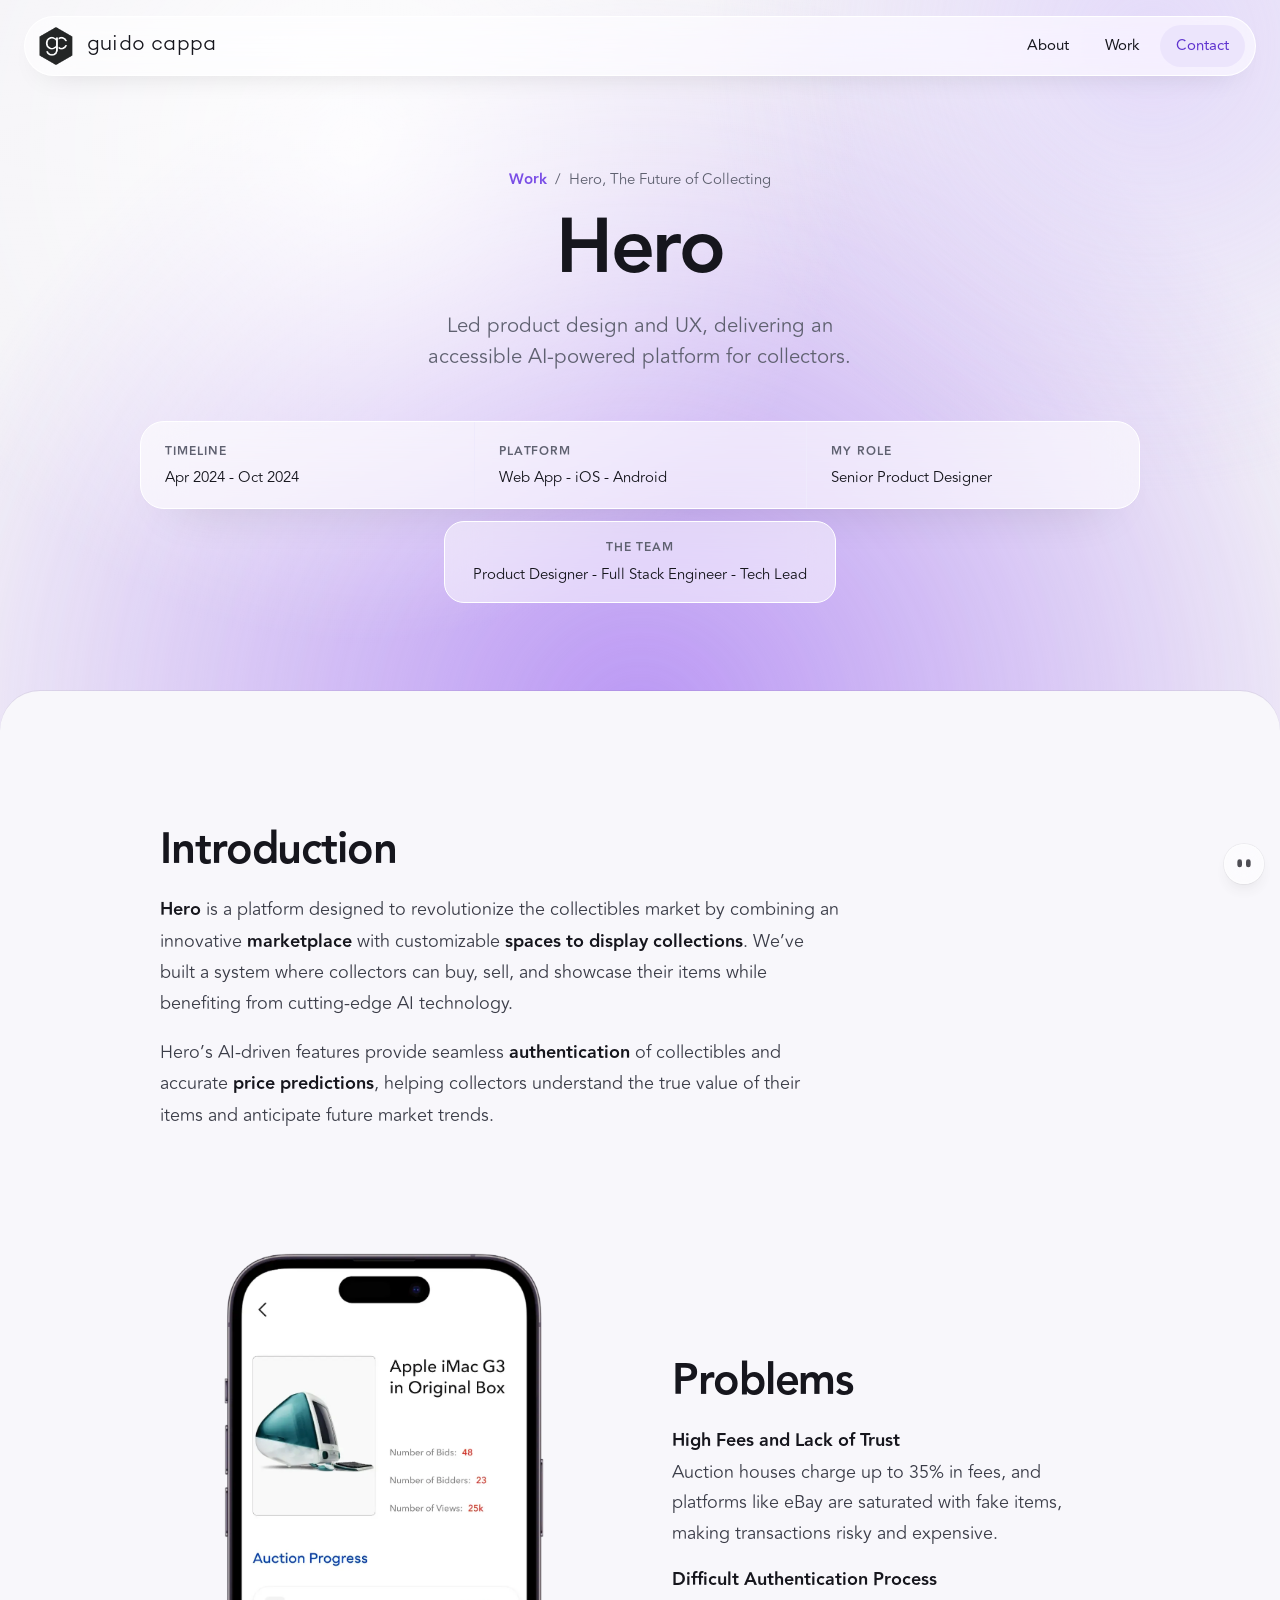
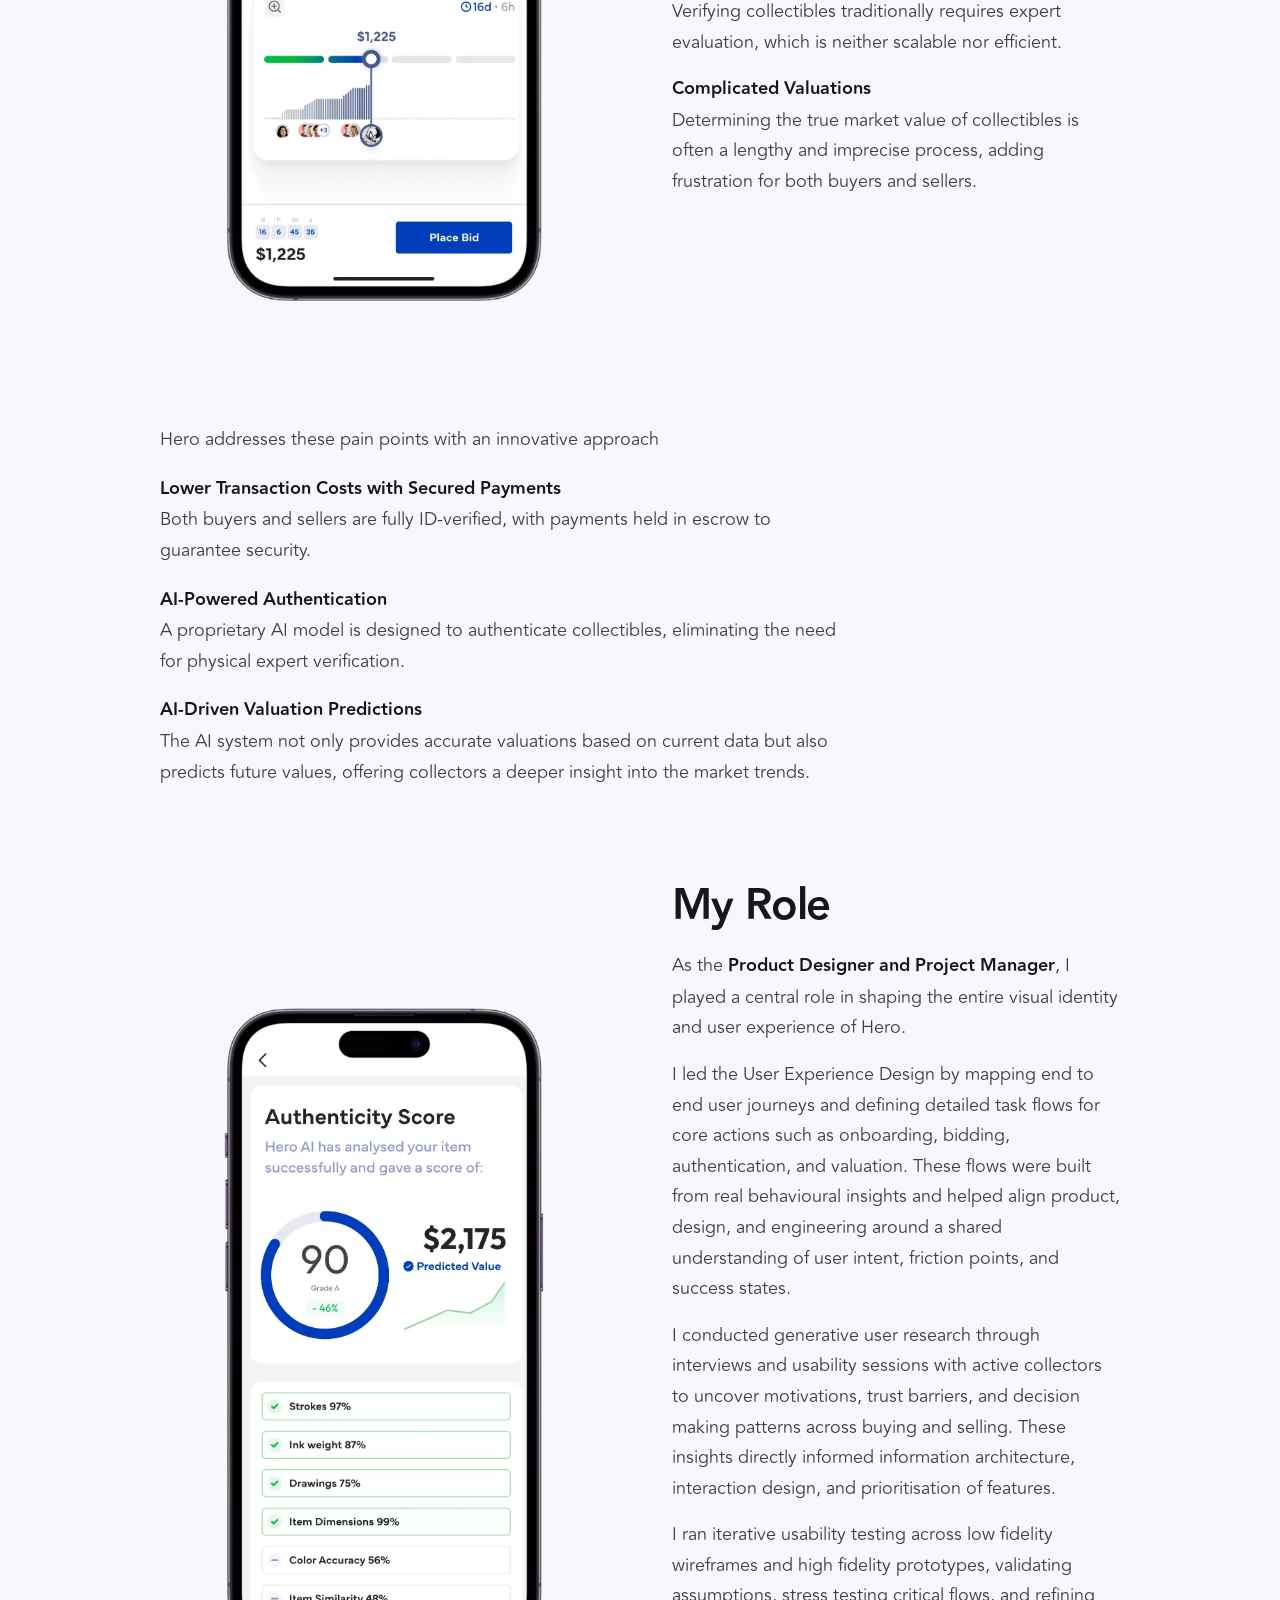
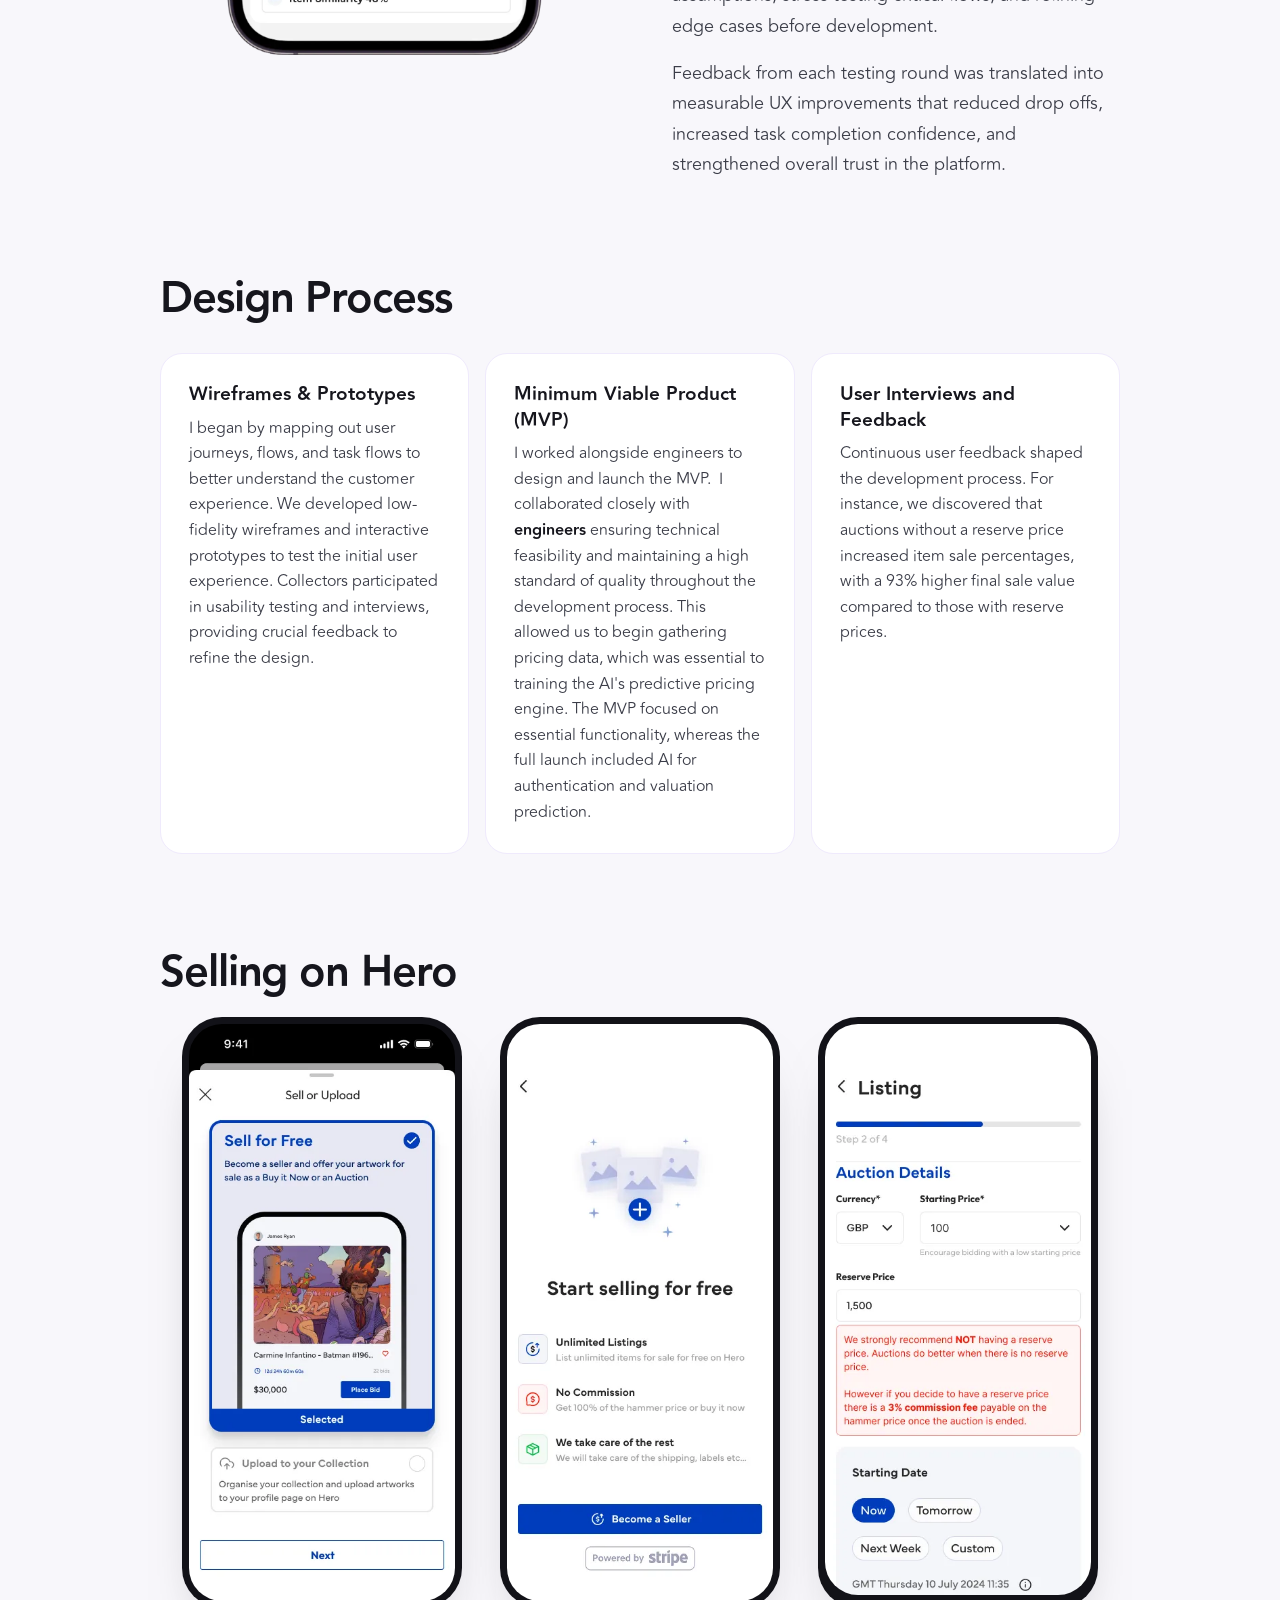
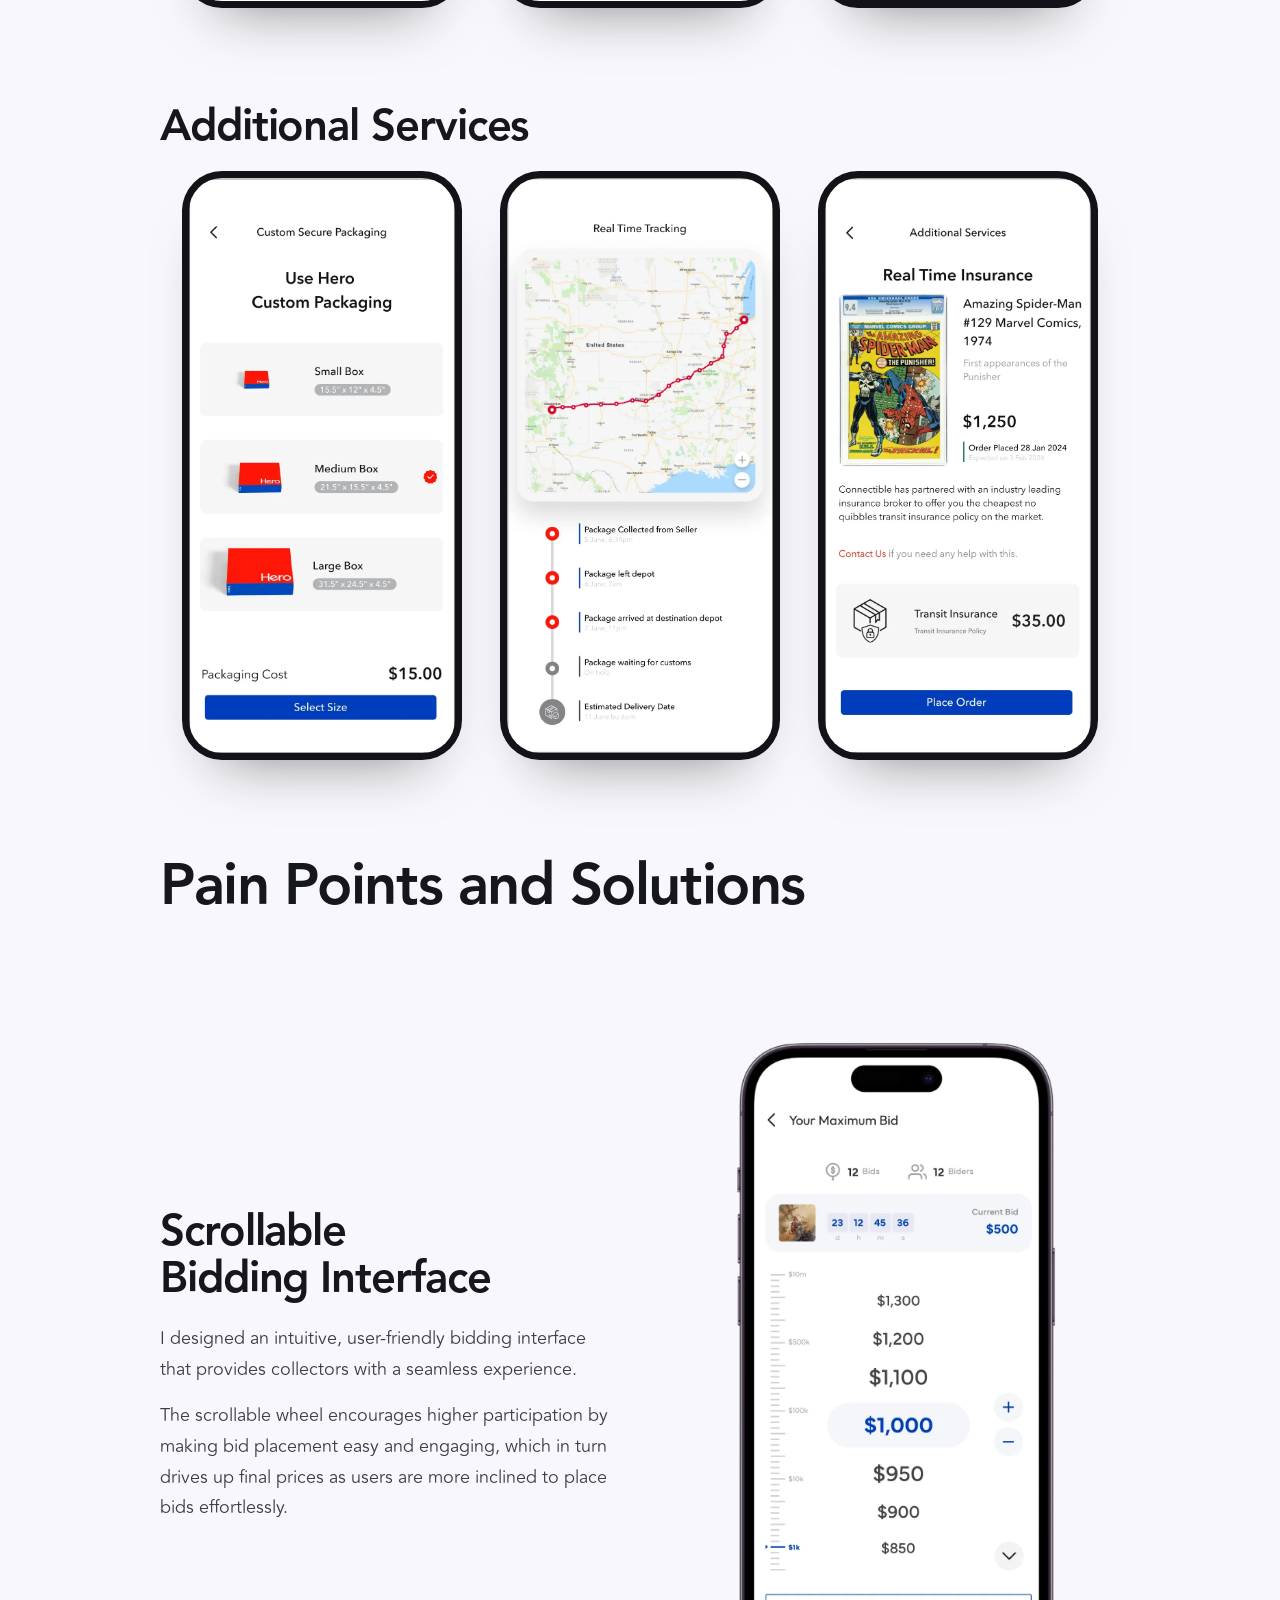
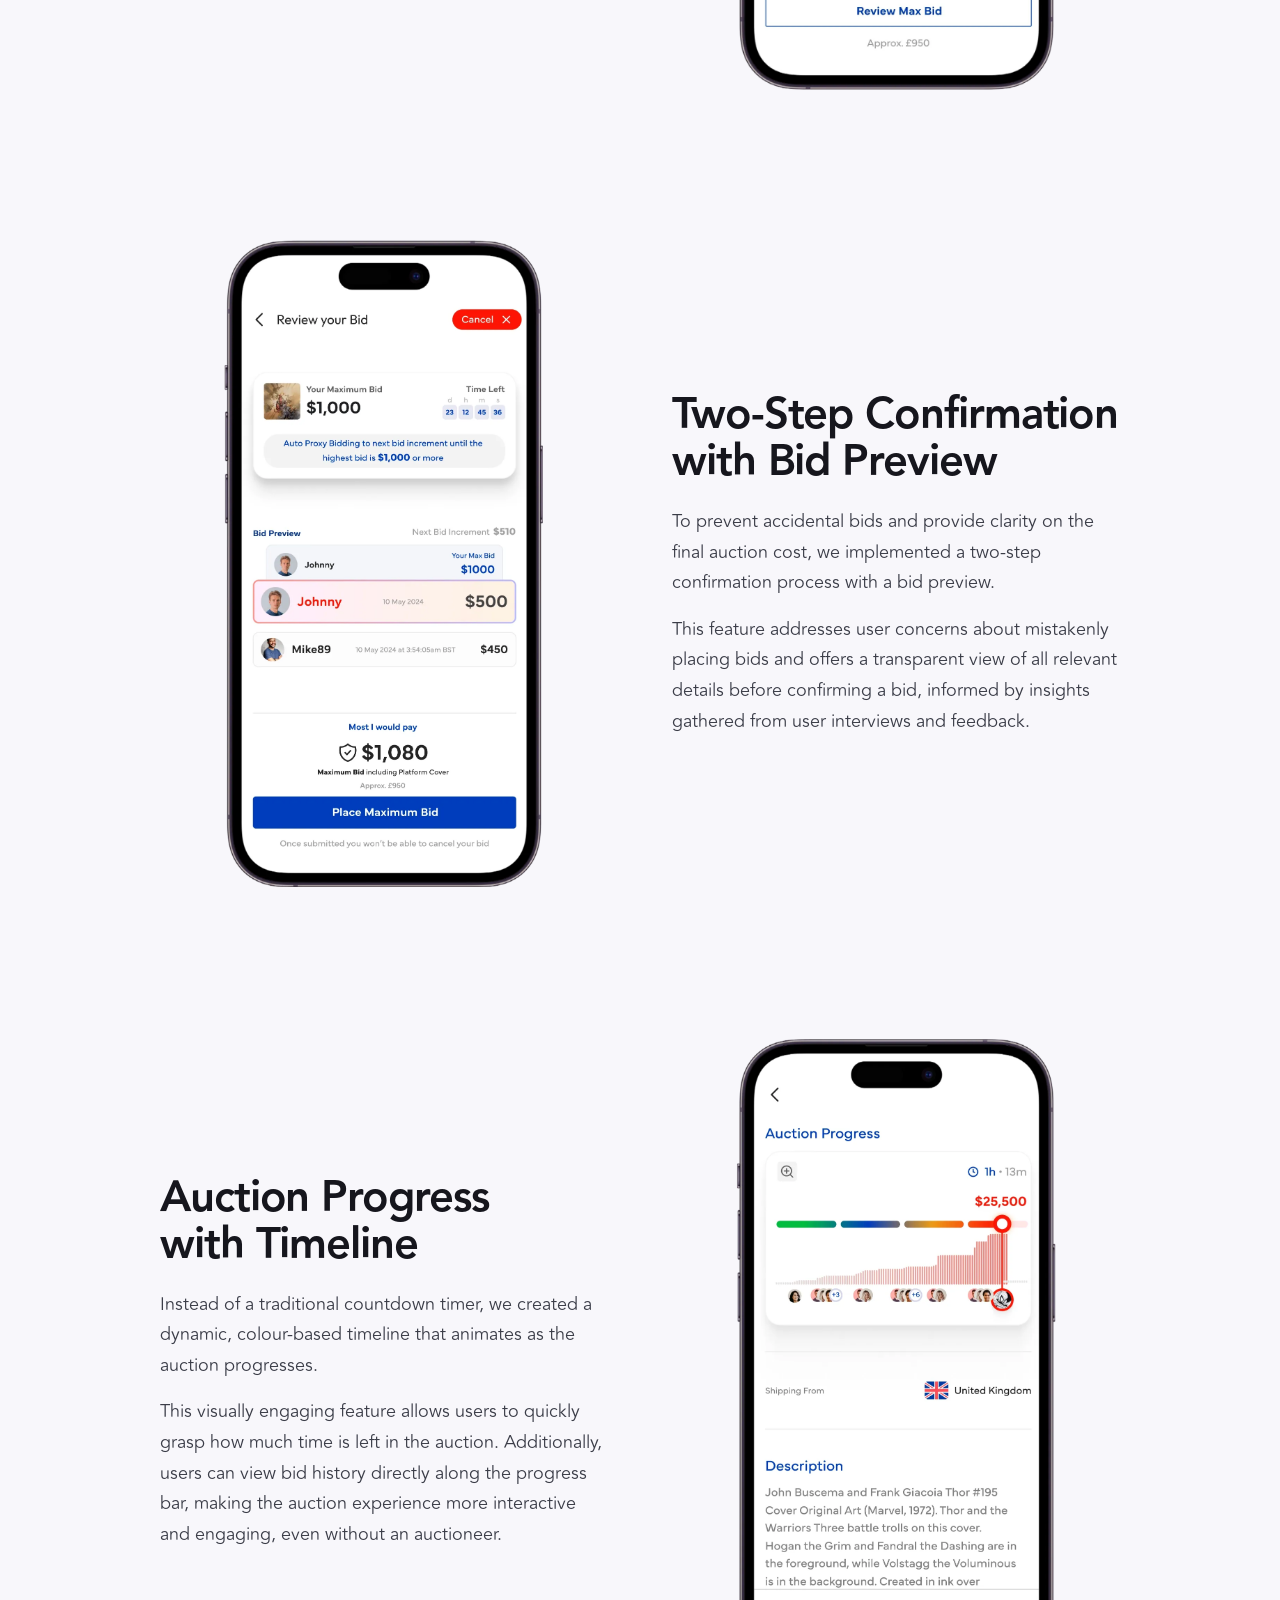
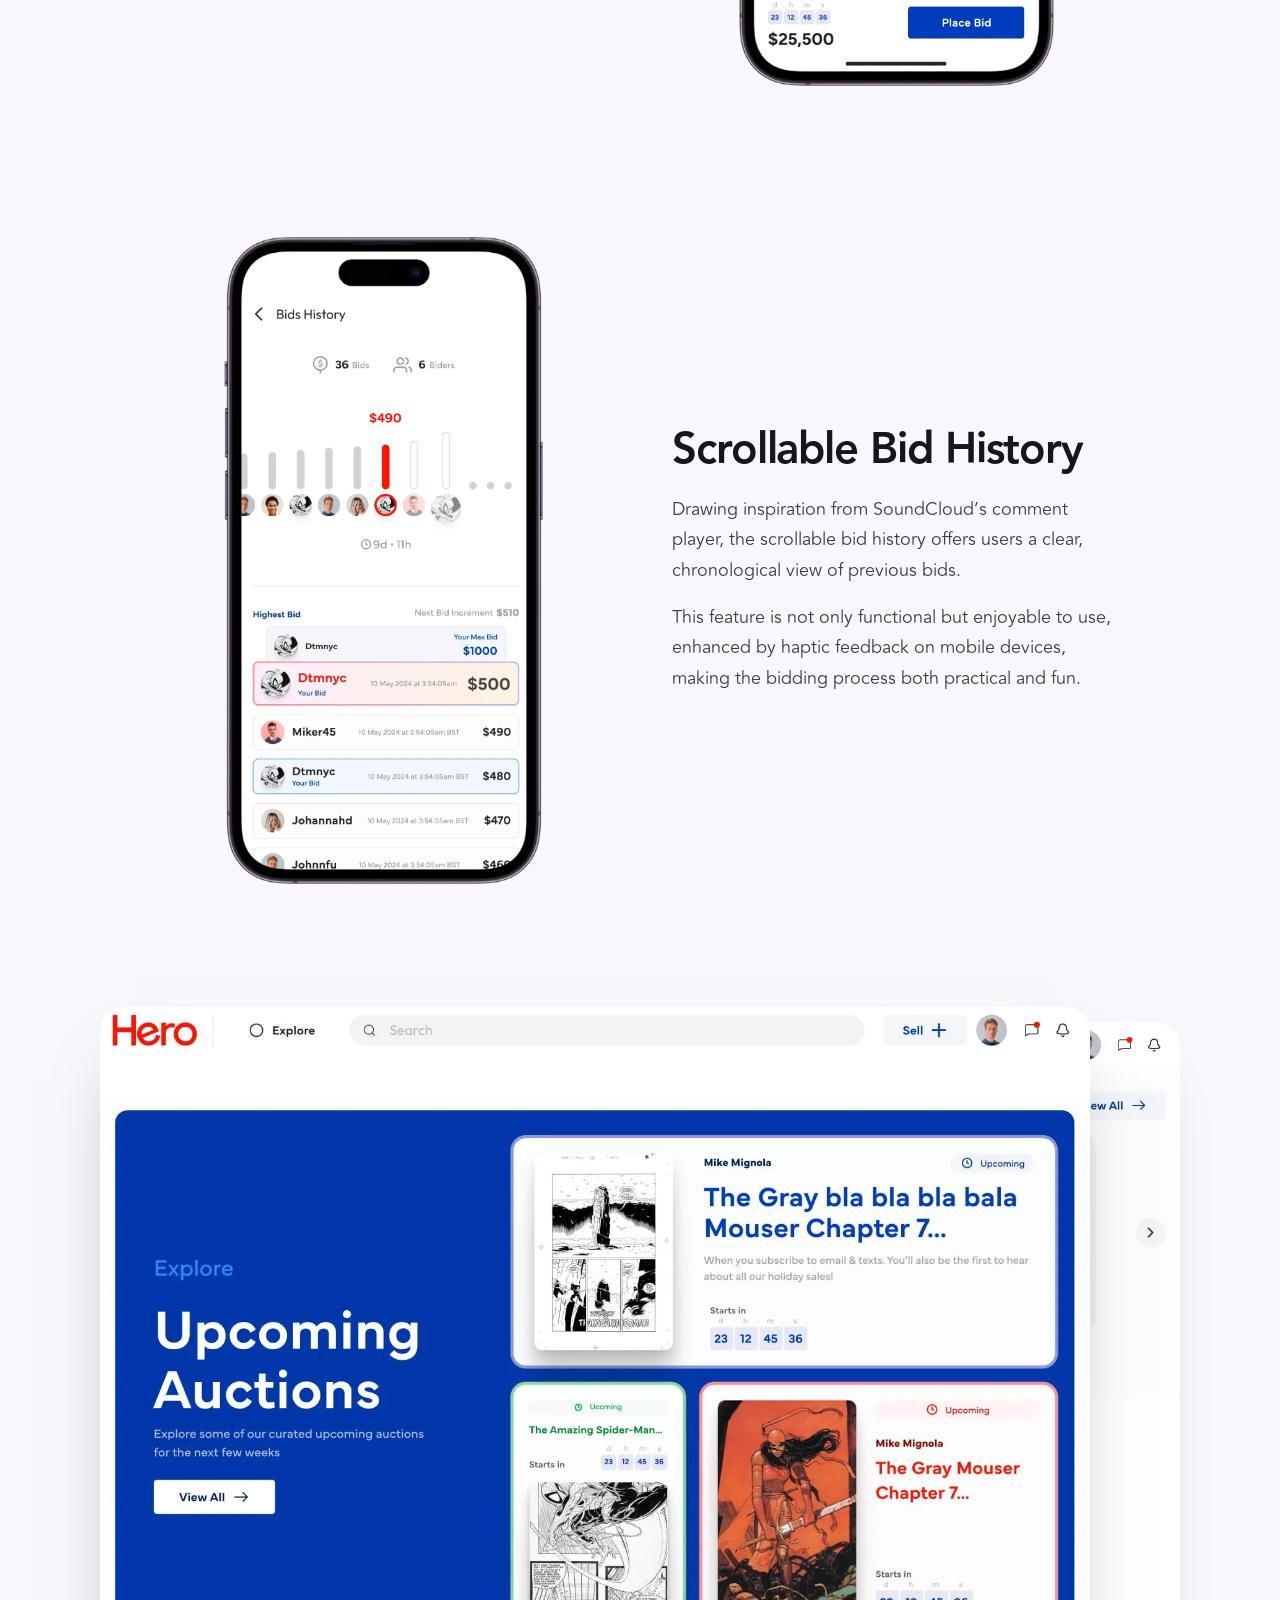
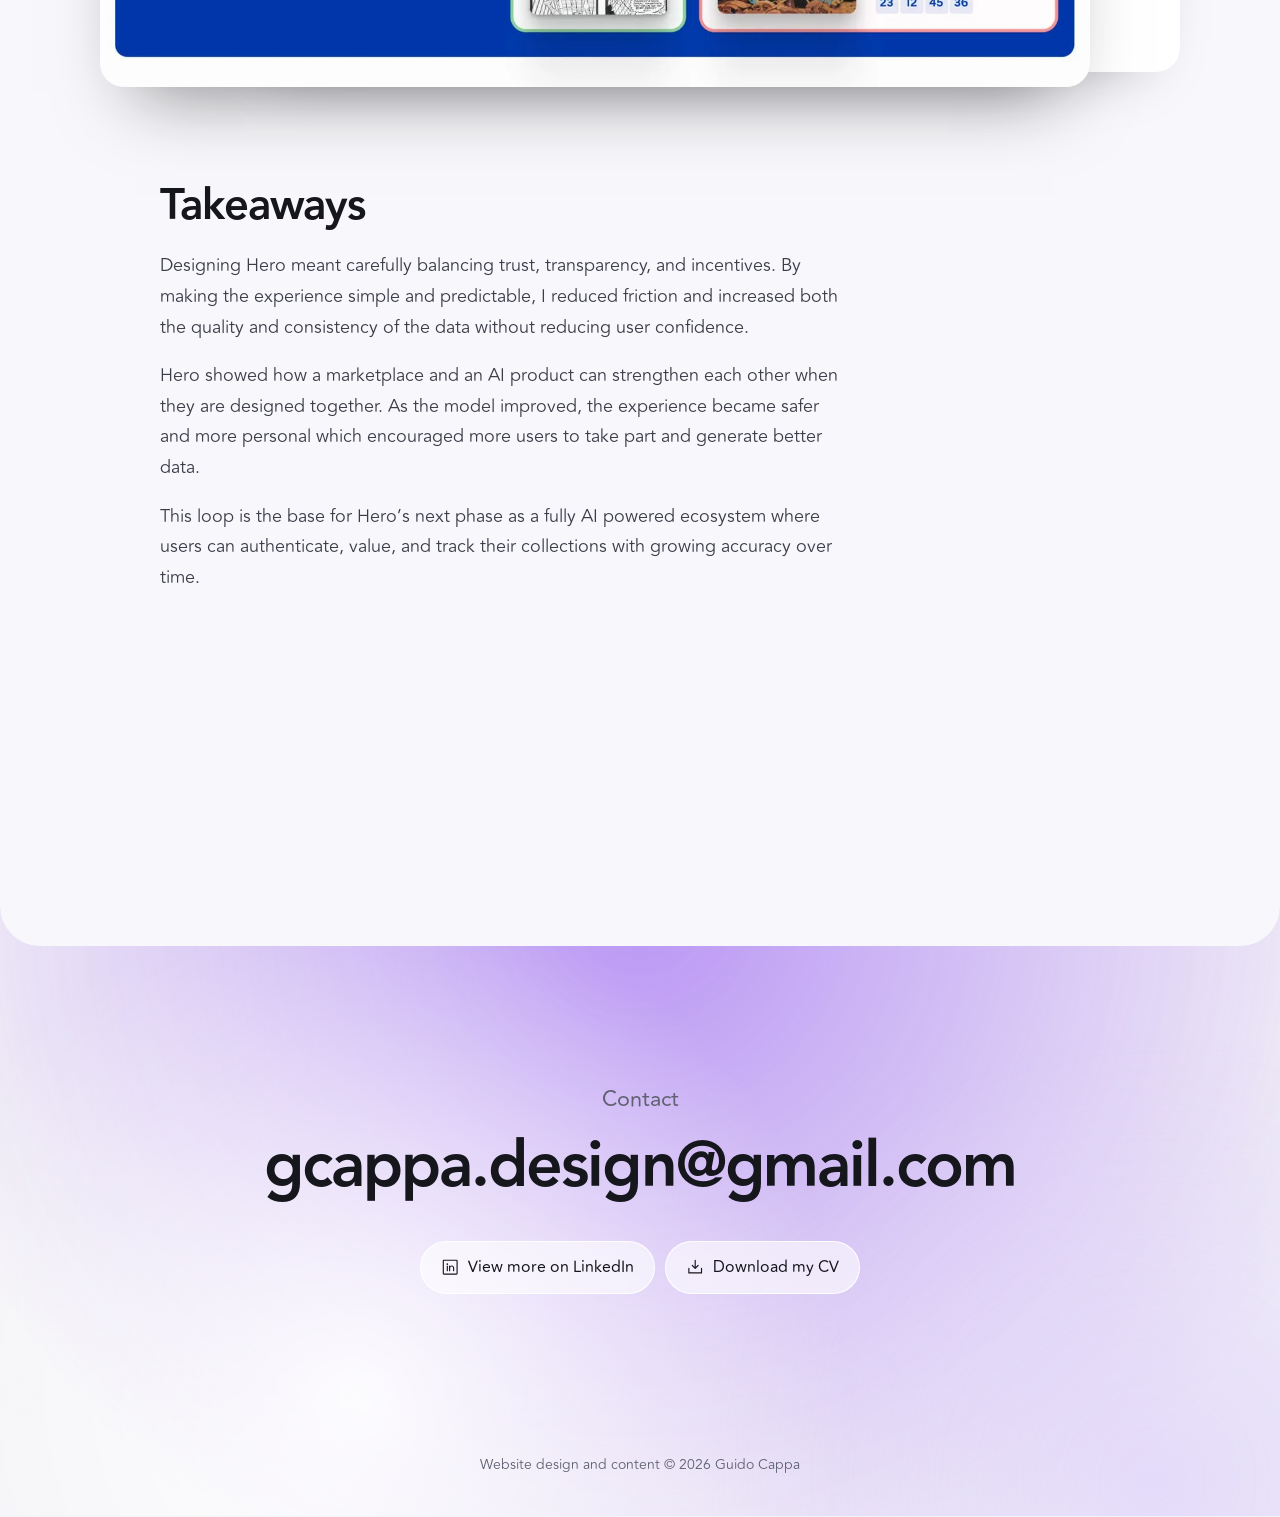
<file: hero-the-future-of-authentication/index.html>
<!doctype html>
<html lang="en">
<head>
<meta charset="utf-8">
<meta name="viewport" content="width=device-width, initial-scale=1">
<title>Hero – Guido Cappa</title>
<meta name="description" content="Led product design and UX, delivering an accessible AI-powered platform for collectors.">
<meta name="theme-color" content="#f4f3f7">
<link rel="icon" href="../assets/img/favicon.png">
<link rel="preload" href="../assets/fonts/avenir-heavy.ttf" as="font" type="font/ttf" crossorigin>
<link rel="preload" href="../assets/fonts/avenir-book.ttf" as="font" type="font/ttf" crossorigin>
<link rel="stylesheet" href="../assets/css/site.css?v=202611161654">
<link rel="stylesheet" href="../assets/css/page.css?v=202611161654">
<script>document.documentElement.classList.add('js');</script>
</head>
<body class="page">

<svg width="0" height="0" style="position:absolute" aria-hidden="true">
  <symbol id="i-arrow-up" viewBox="0 0 256 256"><path fill="currentColor" d="M205.66,117.66a8,8,0,0,1-11.32,0L136,59.31V216a8,8,0,0,1-16,0V59.31L61.66,117.66a8,8,0,0,1-11.32-11.32l72-72a8,8,0,0,1,11.32,0l72,72A8,8,0,0,1,205.66,117.66Z"/></symbol>
  <symbol id="i-arrow-up-right" viewBox="0 0 256 256"><path fill="currentColor" d="M200,64V168a8,8,0,0,1-16,0V83.31L69.66,197.66a8,8,0,0,1-11.32-11.32L172.69,72H88a8,8,0,0,1,0-16H192A8,8,0,0,1,200,64Z"/></symbol>
  <symbol id="i-envelope" viewBox="0 0 256 256"><path fill="currentColor" d="M224,48H32a8,8,0,0,0-8,8V192a16,16,0,0,0,16,16H216a16,16,0,0,0,16-16V56A8,8,0,0,0,224,48ZM203.43,64,128,133.15,52.57,64ZM216,192H40V74.19l82.59,75.71a8,8,0,0,0,10.82,0L216,74.19V192Z"/></symbol>
  <symbol id="i-linkedin" viewBox="0 0 256 256"><path fill="currentColor" d="M216,24H40A16,16,0,0,0,24,40V216a16,16,0,0,0,16,16H216a16,16,0,0,0,16-16V40A16,16,0,0,0,216,24Zm0,192H40V40H216V216ZM96,112v64a8,8,0,0,1-16,0V112a8,8,0,0,1,16,0Zm88,28v36a8,8,0,0,1-16,0V140a20,20,0,0,0-40,0v36a8,8,0,0,1-16,0V112a8,8,0,0,1,15.79-1.78A36,36,0,0,1,184,140ZM100,84A12,12,0,1,1,88,72,12,12,0,0,1,100,84Z"/></symbol>
  <symbol id="i-download" viewBox="0 0 256 256"><path fill="currentColor" d="M224,144v64a8,8,0,0,1-8,8H40a8,8,0,0,1-8-8V144a8,8,0,0,1,16,0v56H208V144a8,8,0,0,1,16,0Zm-101.66,5.66a8,8,0,0,0,11.32,0l40-40a8,8,0,0,0-11.32-11.32L136,124.69V32a8,8,0,0,0-16,0v92.69L93.66,98.34a8,8,0,0,0-11.32,11.32Z"/></symbol>
</svg>

<header class="nav">
  <a class="nav__brand" href="../" aria-label="Guido Cappa, home"><img src="../assets/img/logo-gc.png" alt="" width="38" height="38"><span>guido cappa</span></a>
  <nav class="nav__links" aria-label="Main">
    <a href="../about/">About</a>
    <a href="../#work">Work</a>
    <a class="nav__cta" href="#contact">Contact</a>
  </nav>
</header>

<section class="phero">
  <div class="bg" aria-hidden="true"><i class="bg__blob"></i><i class="bg__blob"></i><i class="bg__blob"></i></div>
  <div class="phero__inner">
    <nav class="crumbs" aria-label="Breadcrumb"><a href="../#work">Work</a><span aria-hidden="true">/</span><span aria-current="page">Hero, The Future of Collecting</span></nav>
    <h1>Hero</h1>
    <p class="phero__sub">Led product design and UX, delivering an accessible AI-powered platform for collectors.</p>
    <dl class="phero__meta" style="--cols: 3"><div><dt>Timeline</dt><dd>Apr 2024 - Oct 2024</dd></div><div><dt>Platform</dt><dd>Web App - iOS - Android</dd></div><div><dt>My Role</dt><dd>Senior Product Designer</dd></div></dl>
    <dl class="phero__team"><dt>The Team</dt><dd>Product Designer - Full Stack Engineer - Tech Lead</dd></dl>
  </div>
</section>
<main class="stage cs">
<section class="cs-block cs-block--text reveal"><h2 class="cs-h">Introduction</h2><p data-tldr="Hero is a marketplace where collectors buy, sell and show off their pieces, helped by AI."><strong>Hero</strong> is a platform designed to revolutionize the collectibles market by combining an innovative <strong>marketplace</strong> with customizable <strong>spaces to display collections</strong>. We’ve built a system where collectors can buy, sell, and showcase their items while benefiting from cutting-edge AI technology.</p><p data-tldr="Hero&#x27;s AI checks that items are genuine and predicts what they&#x27;re worth.">Hero’s AI-driven features provide seamless <strong>authentication</strong> of collectibles and accurate <strong>price predictions</strong>, helping collectors understand the true value of their items and anticipate future market trends.</p></section><section class="cs-block cs-split cs-split--media-left reveal"><div class="cs-split__media"><div class="cs-frame cs-frame--clear"><img src="media/timeline.webp" width="891" height="1922" loading="lazy" decoding="async" alt=""></div></div><div class="cs-split__text"><h2 class="cs-h">Problems</h2><p><strong>High Fees and Lack of Trust<br></strong>Auction houses charge up to 35% in fees, and platforms like eBay are saturated with fake items, making transactions risky and expensive.</p><p><strong>Difficult Authentication Process<br></strong>Verifying collectibles traditionally requires expert evaluation, which is neither scalable nor efficient.</p><p><strong>Complicated Valuations<br></strong>Determining the true market value of collectibles is often a lengthy and imprecise process, adding frustration for both buyers and sellers.</p></div></section><section class="cs-block cs-block--text reveal"><p>Hero addresses these pain points with an innovative approach</p><p><strong>Lower Transaction Costs with Secured Payments<br></strong>Both buyers and sellers are fully ID-verified, with payments held in escrow to guarantee security.</p><p><strong>AI-Powered Authentication<br></strong>A proprietary AI model is designed to authenticate collectibles, eliminating the need for physical expert verification.</p><p><strong>AI-Driven Valuation Predictions<br></strong>The AI system not only provides accurate valuations based on current data but also predicts future values, offering collectors a deeper insight into the market trends.</p></section><section class="cs-block cs-split cs-split--media-left reveal"><div class="cs-split__media"><div class="cs-frame cs-frame--clear"><img src="media/authenticity-score.webp" width="935" height="2016" loading="lazy" decoding="async" alt=""></div></div><div class="cs-split__text"><h2 class="cs-h">My Role</h2><p>As the <strong>Product Designer and Project Manager</strong>, I played a central role in shaping the entire visual identity and user experience of Hero.</p><p data-tldr="I mapped the journeys for onboarding, bidding, authentication and valuation.">I led the User Experience Design by mapping end to end user journeys and defining detailed task flows for core actions such as onboarding, bidding, authentication, and valuation. These flows were built from real behavioural insights and helped align product, design, and engineering around a shared understanding of user intent, friction points, and success states.</p><p data-tldr="Interviews with collectors showed what builds trust, and that shaped the features.">I conducted generative user research through interviews and usability sessions with active collectors to uncover motivations, trust barriers, and decision making patterns across buying and selling. These insights directly informed information architecture, interaction design, and prioritisation of features.</p><p>I ran iterative usability testing across low fidelity wireframes and high fidelity prototypes, validating assumptions, stress testing critical flows, and refining edge cases before development.</p><p>Feedback from each testing round was translated into measurable UX improvements that reduced drop offs, increased task completion confidence, and strengthened overall trust in the platform.</p></div></section><section class="cs-block cs-block--cards reveal"><h2 class="cs-h">Design Process</h2><div class="cs-cards cs-cards--3"><div class="cs-card"><h3>Wireframes &amp; Prototypes</h3><p data-tldr="Journeys, then wireframes and prototypes, refined with collectors&#x27; feedback.">I began by mapping out user journeys, flows, and task flows to better understand the customer experience. We developed low-fidelity wireframes and interactive prototypes to test the initial user experience. Collectors participated in usability testing and interviews, providing crucial feedback to refine the design.</p></div><div class="cs-card"><h3>Minimum Viable Product (MVP)</h3><p data-tldr="I launched the MVP with the engineers, and its pricing data trained the AI.">I worked alongside engineers to design and launch the MVP.  I collaborated closely with <strong>engineers</strong> ensuring technical feasibility and maintaining a high standard of quality throughout the development process. This allowed us to begin gathering pricing data, which was essential to training the AI's predictive pricing engine. The MVP focused on essential functionality, whereas the full launch included AI for authentication and valuation prediction.</p></div><div class="cs-card"><h3>User Interviews and Feedback</h3><p data-tldr="Auctions with no reserve price sold for 93% more.">Continuous user feedback shaped the development process. For instance, we discovered that auctions without a reserve price increased item sale percentages, with a 93% higher final sale value compared to those with reserve prices.</p></div></div></section><section class="cs-block cs-block--mixed reveal"><h2 class="cs-h">Selling on Hero</h2><div class="cs-phones cs-phones--3"><div class="cs-phone"><img src="media/activity-view-controller.webp" width="393" height="852" loading="lazy" decoding="async" alt=""></div><div class="cs-phone"><img src="media/selling.webp" width="393" height="852" loading="lazy" decoding="async" alt=""></div><div class="cs-phone"><img src="media/iphone-14-15-pro-31.webp" width="393" height="843" loading="lazy" decoding="async" alt=""></div></div></section><section class="cs-block cs-block--mixed reveal"><h2 class="cs-h">Additional Services</h2><div class="cs-phones cs-phones--3"><div class="cs-phone"><img src="media/packaging.webp" width="774" height="1675" loading="lazy" decoding="async" alt=""></div><div class="cs-phone"><img src="media/tracking.webp" width="775" height="1677" loading="lazy" decoding="async" alt=""></div><div class="cs-phone"><img src="media/insurance.webp" width="778" height="1683" loading="lazy" decoding="async" alt=""></div></div></section><section class="cs-block cs-block--text reveal"><h2 class="cs-h cs-h--big">Pain Points and Solutions</h2></section><section class="cs-block cs-split cs-split--media-right reveal"><div class="cs-split__media"><div class="cs-frame cs-frame--clear"><img src="media/jump-to-bids.webp" width="840" height="1810" loading="lazy" decoding="async" alt=""></div></div><div class="cs-split__text"><h2 class="cs-h">Scrollable Bidding Interface</h2><p>I designed an intuitive, user-friendly bidding interface that provides collectors with a seamless experience.</p><p>The scrollable wheel encourages higher participation by making bid placement easy and engaging, which in turn drives up final prices as users are more inclined to place bids effortlessly.</p></div></section><section class="cs-block cs-split cs-split--media-left reveal"><div class="cs-split__media"><div class="cs-frame cs-frame--clear"><img src="media/two-steps.webp" width="935" height="2016" loading="lazy" decoding="async" alt=""></div></div><div class="cs-split__text"><h2 class="cs-h">Two-Step Confirmation with Bid Preview</h2><p>To prevent accidental bids and provide clarity on the final auction cost, we implemented a two-step confirmation process with a bid preview.</p><p data-tldr="A clear check before you bid, so nobody bids by mistake.">This feature addresses user concerns about mistakenly placing bids and offers a transparent view of all relevant details before confirming a bid, informed by insights gathered from user interviews and feedback.</p></div></section><section class="cs-block cs-split cs-split--media-right reveal"><div class="cs-split__media"><div class="cs-frame cs-frame--clear"><img src="media/timeline-s.webp" width="935" height="2016" loading="lazy" decoding="async" alt=""></div></div><div class="cs-split__text"><h2 class="cs-h">Auction Progress with Timeline</h2><p>Instead of a traditional countdown timer, we created a dynamic, colour-based timeline that animates as the auction progresses.</p><p data-tldr="A progress bar shows the time left and the bid history, no auctioneer needed.">This visually engaging feature allows users to quickly grasp how much time is left in the auction. Additionally, users can view bid history directly along the progress bar, making the auction experience more interactive and engaging, even without an auctioneer.</p></div></section><section class="cs-block cs-split cs-split--media-left reveal"><div class="cs-split__media"><div class="cs-frame cs-frame--clear"><img src="media/bids-history-1.webp" width="935" height="2016" loading="lazy" decoding="async" alt=""></div></div><div class="cs-split__text"><h2 class="cs-h">Scrollable Bid History</h2><p>Drawing inspiration from SoundCloud’s comment player, the scrollable bid history offers users a clear, chronological view of previous bids.</p><p>This feature is not only functional but enjoyable to use, enhanced by haptic feedback on mobile devices, making the bidding process both practical and fun.</p></div></section><section class="cs-block cs-pair reveal"><div class="cs-pair__stage"><div class="cs-frame cs-pair__back"><img src="media/top-collectors.webp" width="1600" height="1100" loading="lazy" decoding="async" alt=""></div><div class="cs-frame cs-pair__front"><img src="media/upcoming.webp" width="1599" height="1099" loading="lazy" decoding="async" alt=""></div></div></section><section class="cs-block cs-block--text reveal"><h2 class="cs-h">Takeaways</h2><p data-tldr="Simple, predictable design built trust and gave us better data.">Designing Hero meant carefully balancing trust, transparency, and incentives. By making the experience simple and predictable, I reduced friction and increased both the quality and consistency of the data without reducing user confidence.</p><p data-tldr="The marketplace and the AI fed each other: better data, a safer and more personal app.">Hero showed how a marketplace and an AI product can strengthen each other when they are designed together. As the model improved, the experience became safer and more personal which encouraged more users to take part and generate better data.</p><p>This loop is the base for Hero’s next phase as a fully AI powered ecosystem where users can authenticate, value, and track their collections with growing accuracy over time.</p></section>
<nav class="pn reveal" aria-label="More case studies"><a class="pn__card pn__card--prev" href="../the-new-play-experience/"><img src="../assets/img/work/play-800.webp" width="800" height="633" loading="lazy" alt=""><span><small>Previous case study</small><b>Upit, The New Play Experience</b></span></a><a class="pn__card pn__card--next" href="../connectible/"><img src="../assets/img/work/connectible-800.webp" width="800" height="633" loading="lazy" alt=""><span><small>Next case study</small><b>Connectible, Art Community</b></span></a></nav>
</main>

<footer class="foot" id="contact">
  <div class="bg bg--foot" aria-hidden="true"><i class="bg__blob"></i><i class="bg__blob"></i><i class="bg__blob"></i></div>
  <div class="foot__inner">
    <h2>Contact</h2>
    <a class="foot__mail" href="mailto:gcappa.design@gmail.com">gcappa.design@gmail.com</a>
    <div class="foot__links">
      <a class="chip" href="https://www.linkedin.com/in/guidocappa/" target="_blank" rel="noopener"><svg class="icon" aria-hidden="true"><use href="#i-linkedin"/></svg>View more on LinkedIn</a>
      <a class="chip" href="https://drive.google.com/file/d/15bHLeHBrdMc0MzU9YChnHQD7r2aeO82U/view?usp=sharing" target="_blank" rel="noopener"><svg class="icon" aria-hidden="true"><use href="#i-download"/></svg>Download my CV</a>
    </div>
    <p class="foot__legal">Website design and content © 2026 Guido Cappa</p>
  </div>
</footer>

<script src="../assets/js/page.js?v=202611161654" defer></script>
<script src="../assets/js/eyes.js?v=202611161654" defer></script>
</body>
</html>
</file>
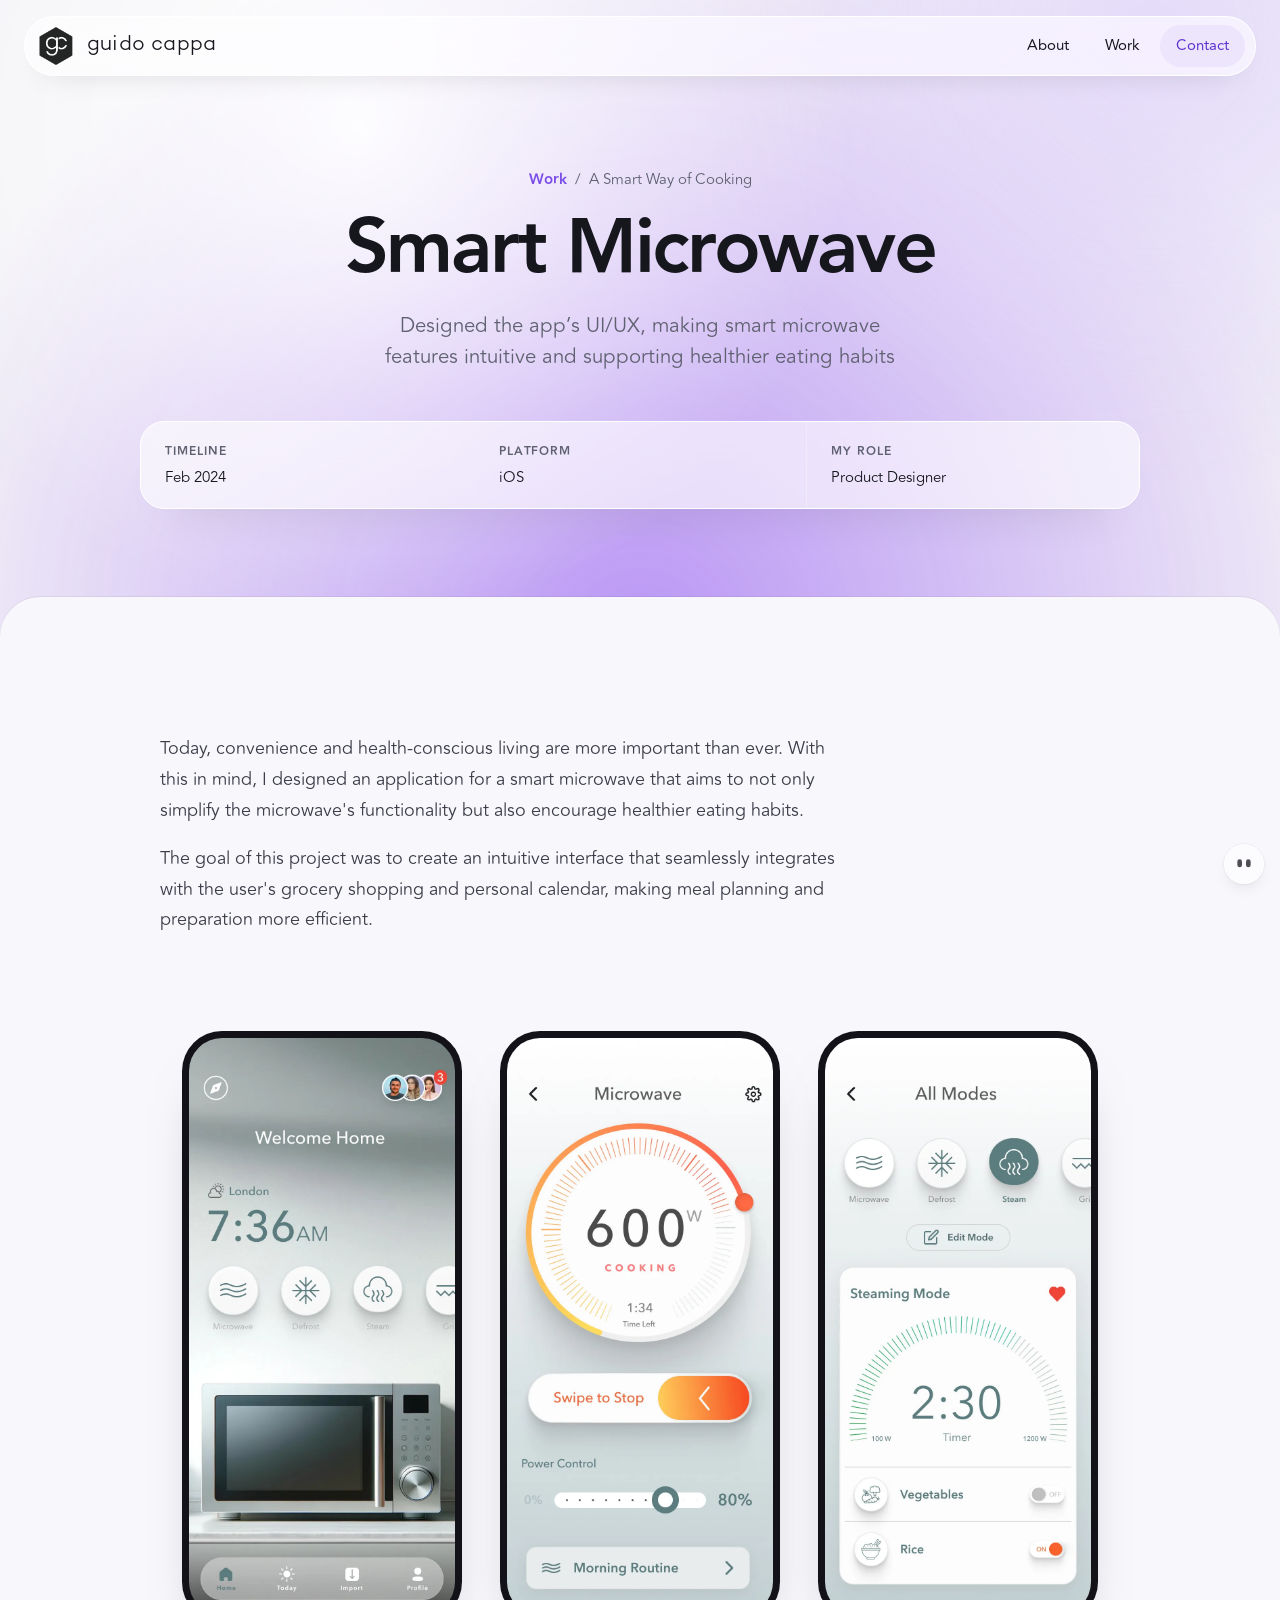
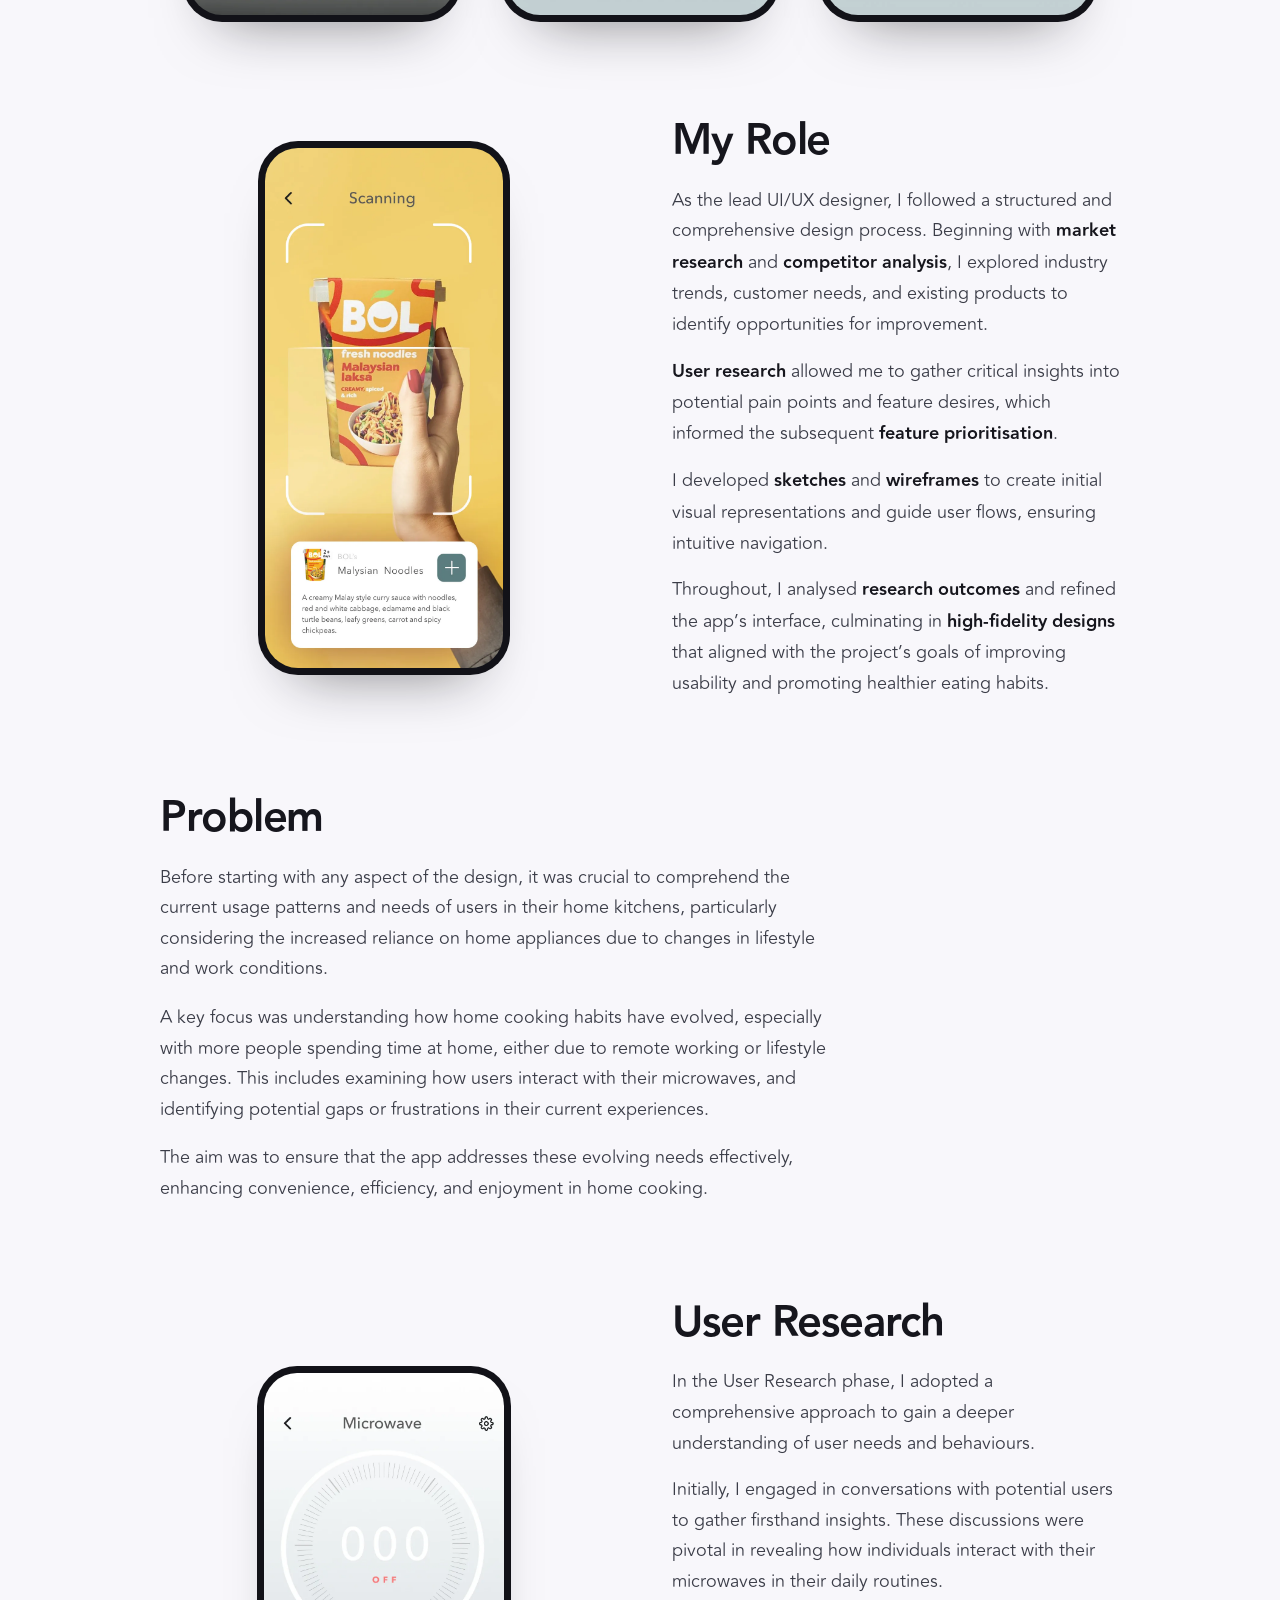
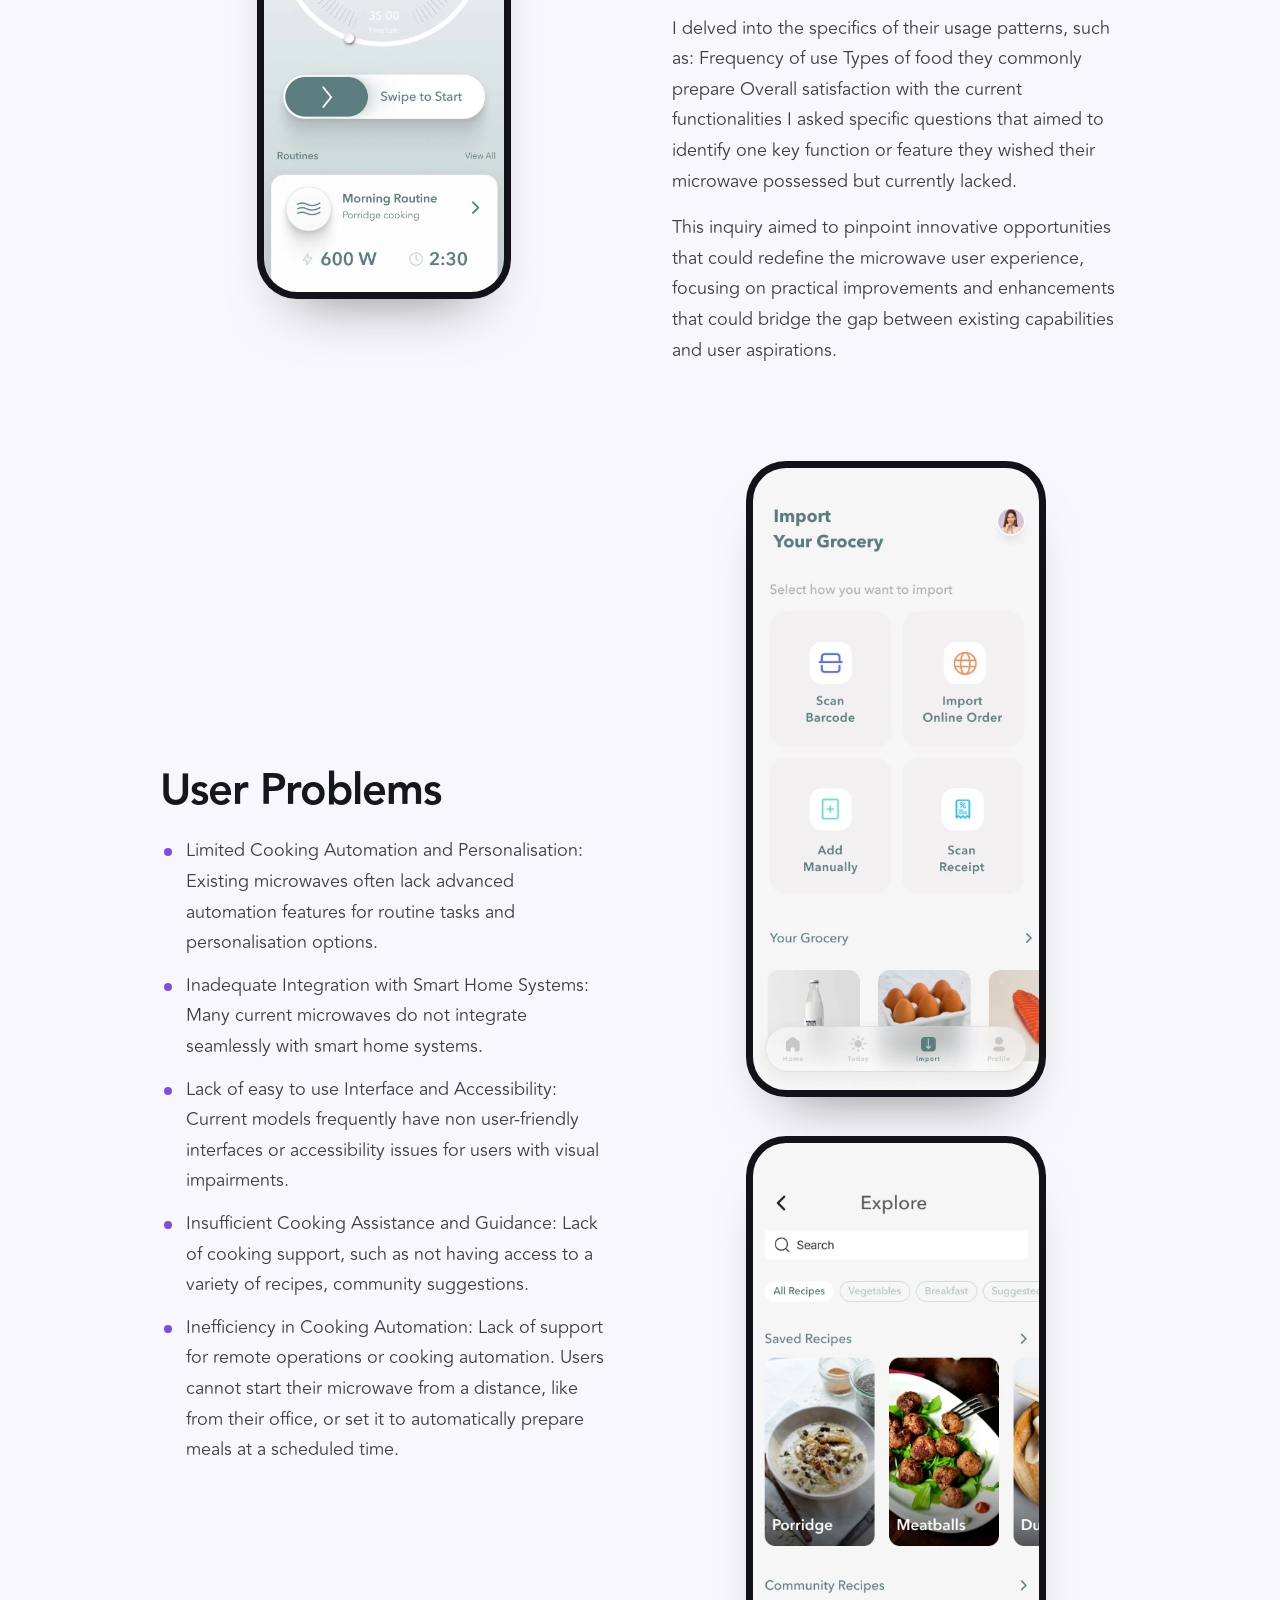
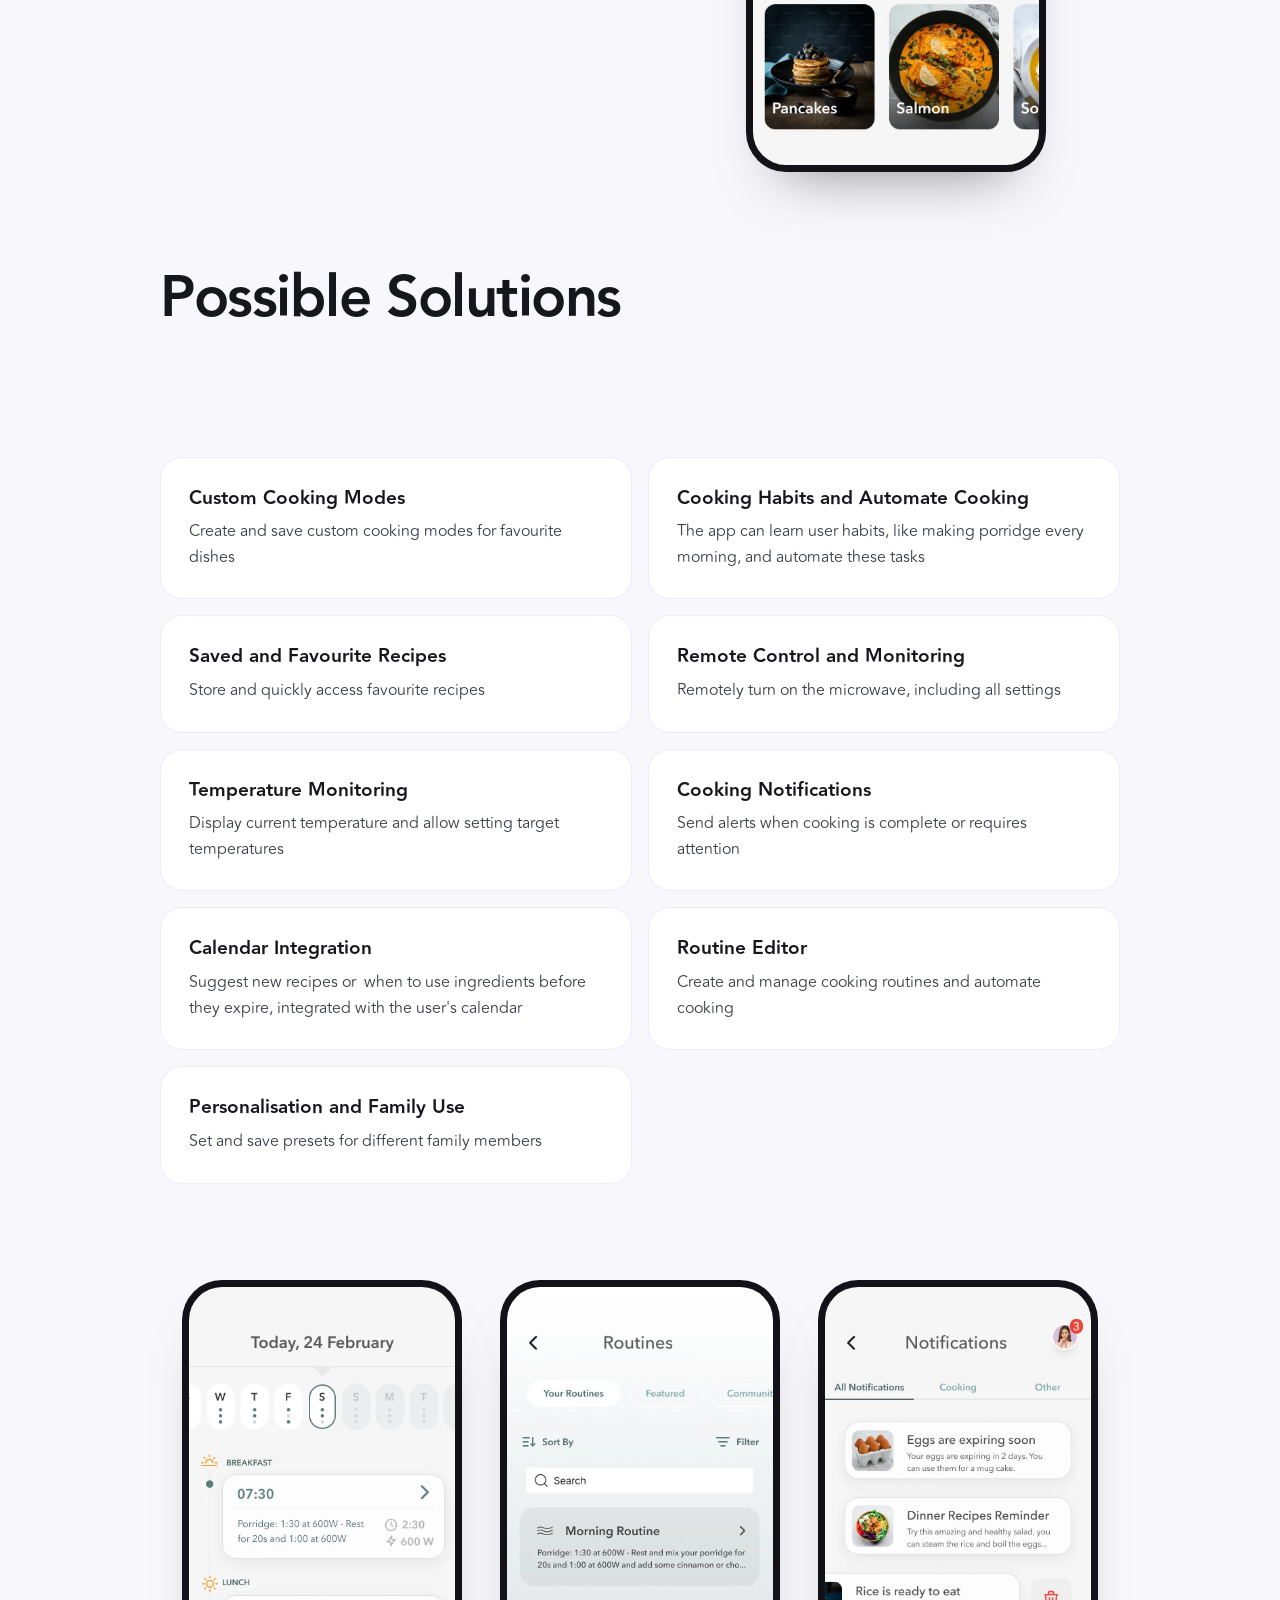
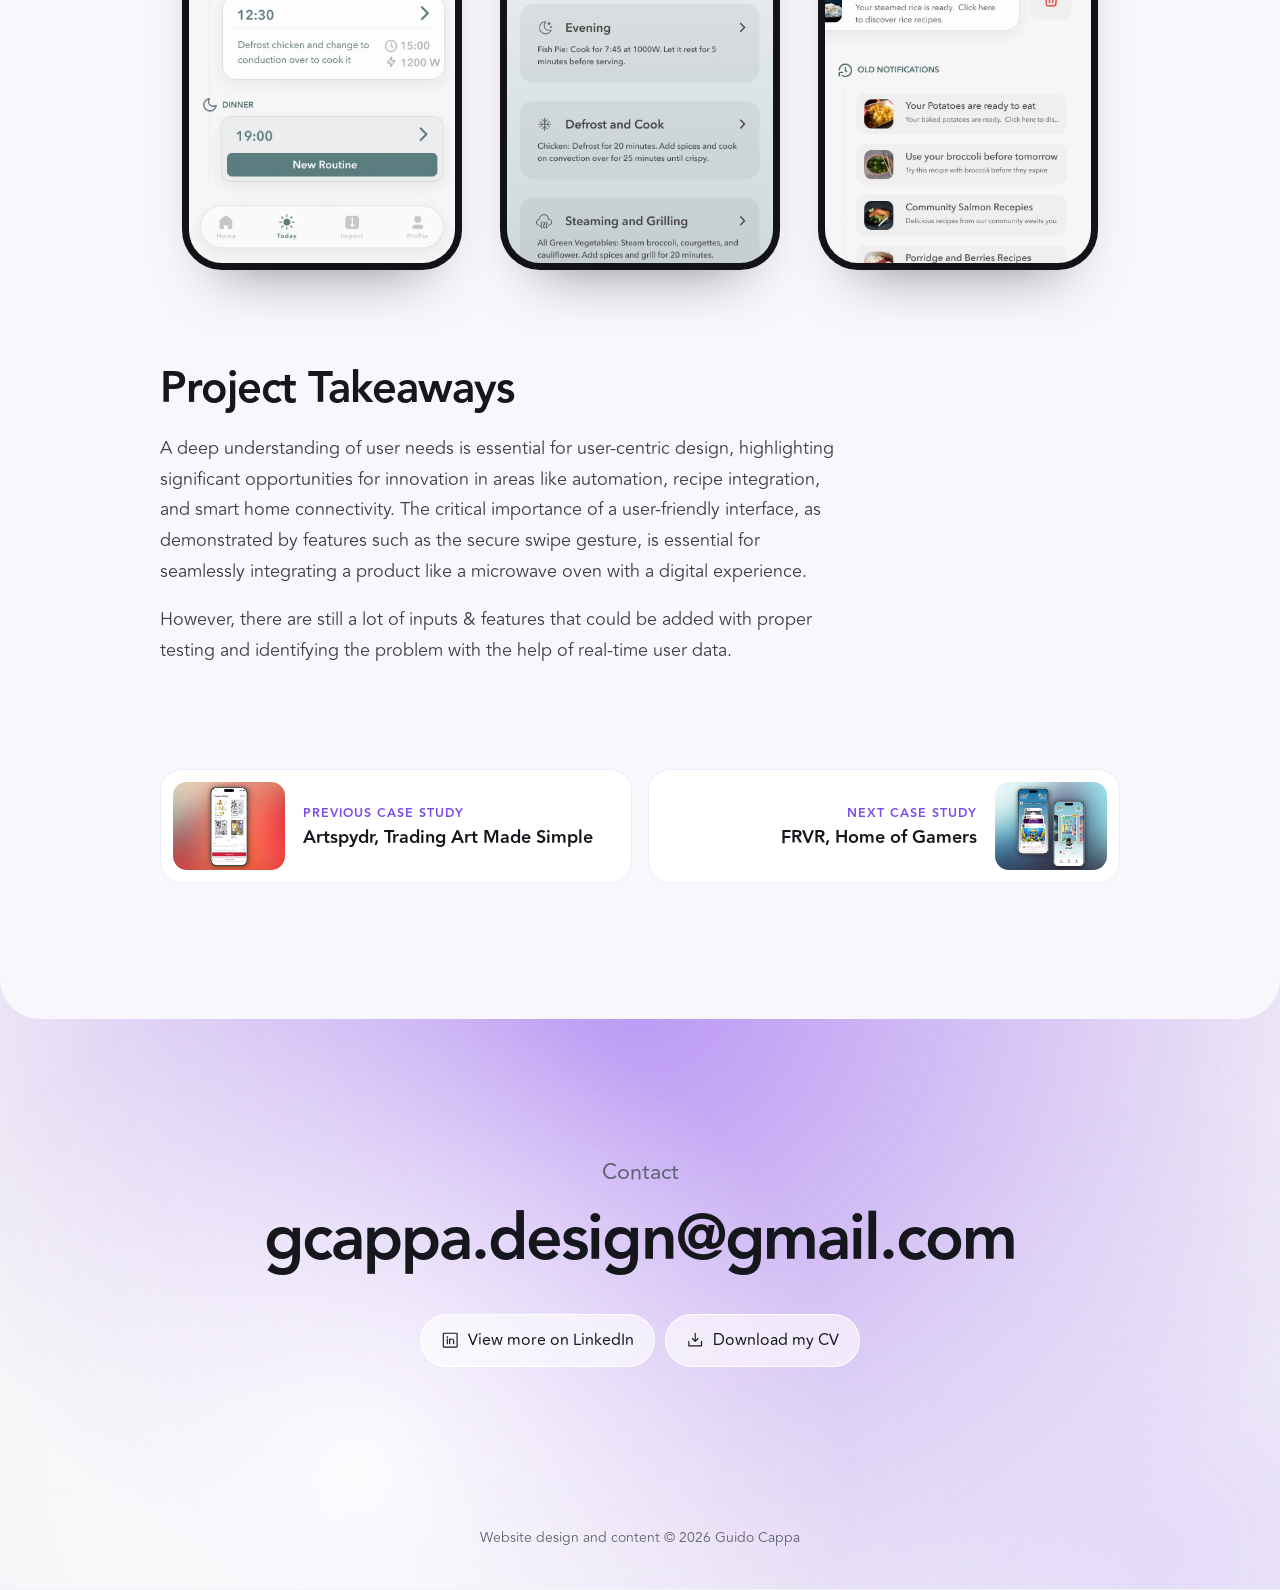
<file: smart-microwave-case-study/index.html>
<!doctype html>
<html lang="en">
<head>
<meta charset="utf-8">
<meta name="viewport" content="width=device-width, initial-scale=1">
<title>Smart Microwave – Guido Cappa</title>
<meta name="description" content="Designed the app’s UI/UX, making smart microwave features intuitive and supporting healthier eating habits">
<meta name="theme-color" content="#f4f3f7">
<link rel="icon" href="../assets/img/favicon.png">
<link rel="preload" href="../assets/fonts/avenir-heavy.ttf" as="font" type="font/ttf" crossorigin>
<link rel="preload" href="../assets/fonts/avenir-book.ttf" as="font" type="font/ttf" crossorigin>
<link rel="stylesheet" href="../assets/css/site.css?v=202611161654">
<link rel="stylesheet" href="../assets/css/page.css?v=202611161654">
<script>document.documentElement.classList.add('js');</script>
</head>
<body class="page">

<svg width="0" height="0" style="position:absolute" aria-hidden="true">
  <symbol id="i-arrow-up" viewBox="0 0 256 256"><path fill="currentColor" d="M205.66,117.66a8,8,0,0,1-11.32,0L136,59.31V216a8,8,0,0,1-16,0V59.31L61.66,117.66a8,8,0,0,1-11.32-11.32l72-72a8,8,0,0,1,11.32,0l72,72A8,8,0,0,1,205.66,117.66Z"/></symbol>
  <symbol id="i-arrow-up-right" viewBox="0 0 256 256"><path fill="currentColor" d="M200,64V168a8,8,0,0,1-16,0V83.31L69.66,197.66a8,8,0,0,1-11.32-11.32L172.69,72H88a8,8,0,0,1,0-16H192A8,8,0,0,1,200,64Z"/></symbol>
  <symbol id="i-envelope" viewBox="0 0 256 256"><path fill="currentColor" d="M224,48H32a8,8,0,0,0-8,8V192a16,16,0,0,0,16,16H216a16,16,0,0,0,16-16V56A8,8,0,0,0,224,48ZM203.43,64,128,133.15,52.57,64ZM216,192H40V74.19l82.59,75.71a8,8,0,0,0,10.82,0L216,74.19V192Z"/></symbol>
  <symbol id="i-linkedin" viewBox="0 0 256 256"><path fill="currentColor" d="M216,24H40A16,16,0,0,0,24,40V216a16,16,0,0,0,16,16H216a16,16,0,0,0,16-16V40A16,16,0,0,0,216,24Zm0,192H40V40H216V216ZM96,112v64a8,8,0,0,1-16,0V112a8,8,0,0,1,16,0Zm88,28v36a8,8,0,0,1-16,0V140a20,20,0,0,0-40,0v36a8,8,0,0,1-16,0V112a8,8,0,0,1,15.79-1.78A36,36,0,0,1,184,140ZM100,84A12,12,0,1,1,88,72,12,12,0,0,1,100,84Z"/></symbol>
  <symbol id="i-download" viewBox="0 0 256 256"><path fill="currentColor" d="M224,144v64a8,8,0,0,1-8,8H40a8,8,0,0,1-8-8V144a8,8,0,0,1,16,0v56H208V144a8,8,0,0,1,16,0Zm-101.66,5.66a8,8,0,0,0,11.32,0l40-40a8,8,0,0,0-11.32-11.32L136,124.69V32a8,8,0,0,0-16,0v92.69L93.66,98.34a8,8,0,0,0-11.32,11.32Z"/></symbol>
</svg>

<header class="nav">
  <a class="nav__brand" href="../" aria-label="Guido Cappa, home"><img src="../assets/img/logo-gc.png" alt="" width="38" height="38"><span>guido cappa</span></a>
  <nav class="nav__links" aria-label="Main">
    <a href="../about/">About</a>
    <a href="../#work">Work</a>
    <a class="nav__cta" href="#contact">Contact</a>
  </nav>
</header>

<section class="phero">
  <div class="bg" aria-hidden="true"><i class="bg__blob"></i><i class="bg__blob"></i><i class="bg__blob"></i></div>
  <div class="phero__inner">
    <nav class="crumbs" aria-label="Breadcrumb"><a href="../#work">Work</a><span aria-hidden="true">/</span><span aria-current="page">A Smart Way of Cooking</span></nav>
    <h1>Smart Microwave</h1>
    <p class="phero__sub">Designed the app’s UI/UX, making smart microwave features intuitive and supporting healthier eating habits</p>
    <dl class="phero__meta" style="--cols: 3"><div><dt>Timeline</dt><dd>Feb 2024</dd></div><div><dt>Platform</dt><dd>iOS</dd></div><div><dt>My Role</dt><dd>Product Designer</dd></div></dl>
    
  </div>
</section>
<main class="stage cs">
<section class="cs-block cs-block--text reveal"><p data-tldr="An app for a smart microwave that makes it simpler and helps you eat healthier.">Today, convenience and health-conscious living are more important than ever. With this in mind, I designed an application for a smart microwave that aims to not only simplify the microwave's functionality but also encourage healthier eating habits.</p><p>The goal of this project was to create an intuitive interface that seamlessly integrates with the user's grocery shopping and personal calendar, making meal planning and preparation more efficient.</p></section><section class="cs-block cs-block--media reveal"><div class="cs-phones cs-phones--3"><div class="cs-phone"><img src="media/microwave-home.webp" width="786" height="1704" loading="lazy" decoding="async" alt=""></div><div class="cs-phone"><img src="media/microwave-mode-on.webp" width="786" height="1704" loading="lazy" decoding="async" alt=""></div><div class="cs-phone"><img src="media/list-of-modes.webp" width="786" height="1704" loading="lazy" decoding="async" alt=""></div></div></section><section class="cs-block cs-split cs-split--media-left reveal"><div class="cs-split__media"><div class="cs-phones cs-phones--1"><div class="cs-phone"><img src="media/scanning.webp" width="786" height="1710" loading="lazy" decoding="async" alt=""></div></div></div><div class="cs-split__text"><h2 class="cs-h">My Role</h2><p data-tldr="As lead UI/UX designer, I started with market research and the competition.">As the lead UI/UX designer, I followed a structured and comprehensive design process. Beginning with <strong>market research</strong> and <strong>competitor analysis</strong>, I explored industry trends, customer needs, and existing products to identify opportunities for improvement.</p><p><strong>User research</strong> allowed me to gather critical insights into potential pain points and feature desires, which informed the subsequent <strong>feature prioritisation</strong>.</p><p>I developed <strong>sketches</strong> and <strong>wireframes</strong> to create initial visual representations and guide user flows, ensuring intuitive navigation.</p><p data-tldr="The research shaped the final designs: easier to use, and healthier.">Throughout, I analysed <strong>research outcomes</strong> and refined the app’s interface, culminating in <strong>high-fidelity designs</strong> that aligned with the project’s goals of improving usability and promoting healthier eating habits.</p></div></section><section class="cs-block cs-block--text reveal"><h2 class="cs-h">Problem</h2><p data-tldr="First I needed to understand how people really use their kitchens now.">Before starting with any aspect of the design, it was crucial to comprehend the current usage patterns and needs of users in their home kitchens, particularly considering the increased reliance on home appliances due to changes in lifestyle and work conditions.</p><p data-tldr="I looked at how working from home changed cooking, and where microwaves frustrate people.">A key focus was understanding how home cooking habits have evolved, especially with more people spending time at home, either due to remote working or lifestyle changes. This includes examining how users interact with their microwaves, and identifying potential gaps or frustrations in their current experiences.</p><p>The aim was to ensure that the app addresses these evolving needs effectively, enhancing convenience, efficiency, and enjoyment in home cooking.</p></section><section class="cs-block cs-split cs-split--media-left reveal"><div class="cs-split__media"><div class="cs-phones cs-phones--1"><div class="cs-phone"><img src="media/microwave-mode-off.webp" width="786" height="1704" loading="lazy" decoding="async" alt=""></div></div></div><div class="cs-split__text"><h2 class="cs-h">User Research</h2><p>In the User Research phase, I adopted a comprehensive approach to gain a deeper understanding of user needs and behaviours.</p><p data-tldr="Talking to people showed how the microwave fits into their day.">Initially, I engaged in conversations with potential users to gather firsthand insights. These discussions were pivotal in revealing how individuals interact with their microwaves in their daily routines.</p><p data-tldr="I asked how often they use it, what they cook, and the one feature they&#x27;d add.">I delved into the specifics of their usage patterns, such as: Frequency of use Types of food they commonly prepare Overall satisfaction with the current functionalities I asked specific questions that aimed to identify one key function or feature they wished their microwave possessed but currently lacked.</p><p data-tldr="That one question pointed to the improvements people actually wanted.">This inquiry aimed to pinpoint innovative opportunities that could redefine the microwave user experience, focusing on practical improvements and enhancements that could bridge the gap between existing capabilities and user aspirations.</p></div></section><section class="cs-block cs-split cs-split--media-right reveal"><div class="cs-split__media"><div class="cs-phones cs-phones--2"><div class="cs-phone"><img src="media/import-grocery.webp" width="786" height="1710" loading="lazy" decoding="async" alt=""></div><div class="cs-phone"><img src="media/explore-recipes.webp" width="786" height="1710" loading="lazy" decoding="async" alt=""></div></div></div><div class="cs-split__text"><h2 class="cs-h">User Problems</h2><ul class="cs-list"><li>Limited Cooking Automation and Personalisation: Existing microwaves often lack advanced automation features for routine tasks and personalisation options.</li><li>Inadequate Integration with Smart Home Systems: Many current microwaves do not integrate seamlessly with smart home systems.</li><li>Lack of easy to use Interface and Accessibility: Current models frequently have non user-friendly interfaces or accessibility issues for users with visual impairments.</li><li>Insufficient Cooking Assistance and Guidance: Lack of cooking support, such as not having access to a variety of recipes, community suggestions.</li><li>Inefficiency in Cooking Automation: Lack of support for remote operations or cooking automation. Users cannot start their microwave from a distance, like from their office, or set it to automatically prepare meals at a scheduled time.</li></ul></div></section><section class="cs-block cs-block--text reveal"><h2 class="cs-h cs-h--big">Possible Solutions</h2></section><section class="cs-block cs-block--cards reveal"><div class="cs-cards cs-cards--4"><div class="cs-card"><h3>Custom Cooking Modes</h3><p>Create and save custom cooking modes for favourite dishes</p></div><div class="cs-card"><h3><strong>Cooking Habits and Automate Cooking</strong></h3><p>The app can learn user habits, like making porridge every morning, and automate these tasks</p></div><div class="cs-card"><h3><strong>Saved and Favourite Recipes</strong></h3><p>Store and quickly access favourite recipes</p></div><div class="cs-card"><h3><strong>Remote Control and Monitoring</strong></h3><p>Remotely turn on the microwave, including all settings</p></div><div class="cs-card"><h3><strong>Temperature Monitoring</strong></h3><p>Display current temperature and allow setting target temperatures</p></div><div class="cs-card"><h3><strong>Cooking Notifications</strong></h3><p>Send alerts when cooking is complete or requires attention</p></div><div class="cs-card"><h3><strong>Calendar Integration</strong></h3><p>Suggest new recipes or  when to use ingredients before they expire, integrated with the user's calendar</p></div><div class="cs-card"><h3><strong>Routine Editor</strong></h3><p>Create and manage cooking routines and automate cooking</p></div><div class="cs-card"><h3><strong>Personalisation and Family Use</strong></h3><p>Set and save presets for different family members</p></div></div></section><section class="cs-block cs-block--media reveal"><div class="cs-phones cs-phones--3"><div class="cs-phone"><img src="media/calendar-integration.webp" width="786" height="1704" loading="lazy" decoding="async" alt=""></div><div class="cs-phone"><img src="media/routines.webp" width="786" height="1704" loading="lazy" decoding="async" alt=""></div><div class="cs-phone"><img src="media/notifications.webp" width="786" height="1704" loading="lazy" decoding="async" alt=""></div></div></section><section class="cs-block cs-block--text reveal"><h2 class="cs-h">Project Takeaways</h2><p data-tldr="Knowing users opened up ideas like automation, recipes and smart-home links.">A deep understanding of user needs is essential for user-centric design, highlighting significant opportunities for innovation in areas like automation, recipe integration, and smart home connectivity. The critical importance of a user-friendly interface, as demonstrated by features such as the secure swipe gesture, is essential for seamlessly integrating a product like a microwave oven with a digital experience.</p><p>However, there are still a lot of inputs &amp; features that could be added with proper testing and identifying the problem with the help of real-time user data.</p></section>
<nav class="pn reveal" aria-label="More case studies"><a class="pn__card pn__card--prev" href="../work/artspydr/"><img src="../assets/img/work/artspydr-800.webp" width="800" height="633" loading="lazy" alt=""><span><small>Previous case study</small><b>Artspydr, Trading Art Made Simple</b></span></a><a class="pn__card pn__card--next" href="../frvr-home-of-gamers/"><img src="../assets/img/work/frvr-800.webp" width="800" height="633" loading="lazy" alt=""><span><small>Next case study</small><b>FRVR, Home of Gamers</b></span></a></nav>
</main>

<footer class="foot" id="contact">
  <div class="bg bg--foot" aria-hidden="true"><i class="bg__blob"></i><i class="bg__blob"></i><i class="bg__blob"></i></div>
  <div class="foot__inner">
    <h2>Contact</h2>
    <a class="foot__mail" href="mailto:gcappa.design@gmail.com">gcappa.design@gmail.com</a>
    <div class="foot__links">
      <a class="chip" href="https://www.linkedin.com/in/guidocappa/" target="_blank" rel="noopener"><svg class="icon" aria-hidden="true"><use href="#i-linkedin"/></svg>View more on LinkedIn</a>
      <a class="chip" href="https://drive.google.com/file/d/15bHLeHBrdMc0MzU9YChnHQD7r2aeO82U/view?usp=sharing" target="_blank" rel="noopener"><svg class="icon" aria-hidden="true"><use href="#i-download"/></svg>Download my CV</a>
    </div>
    <p class="foot__legal">Website design and content © 2026 Guido Cappa</p>
  </div>
</footer>

<script src="../assets/js/page.js?v=202611161654" defer></script>
<script src="../assets/js/eyes.js?v=202611161654" defer></script>
</body>
</html>
</file>
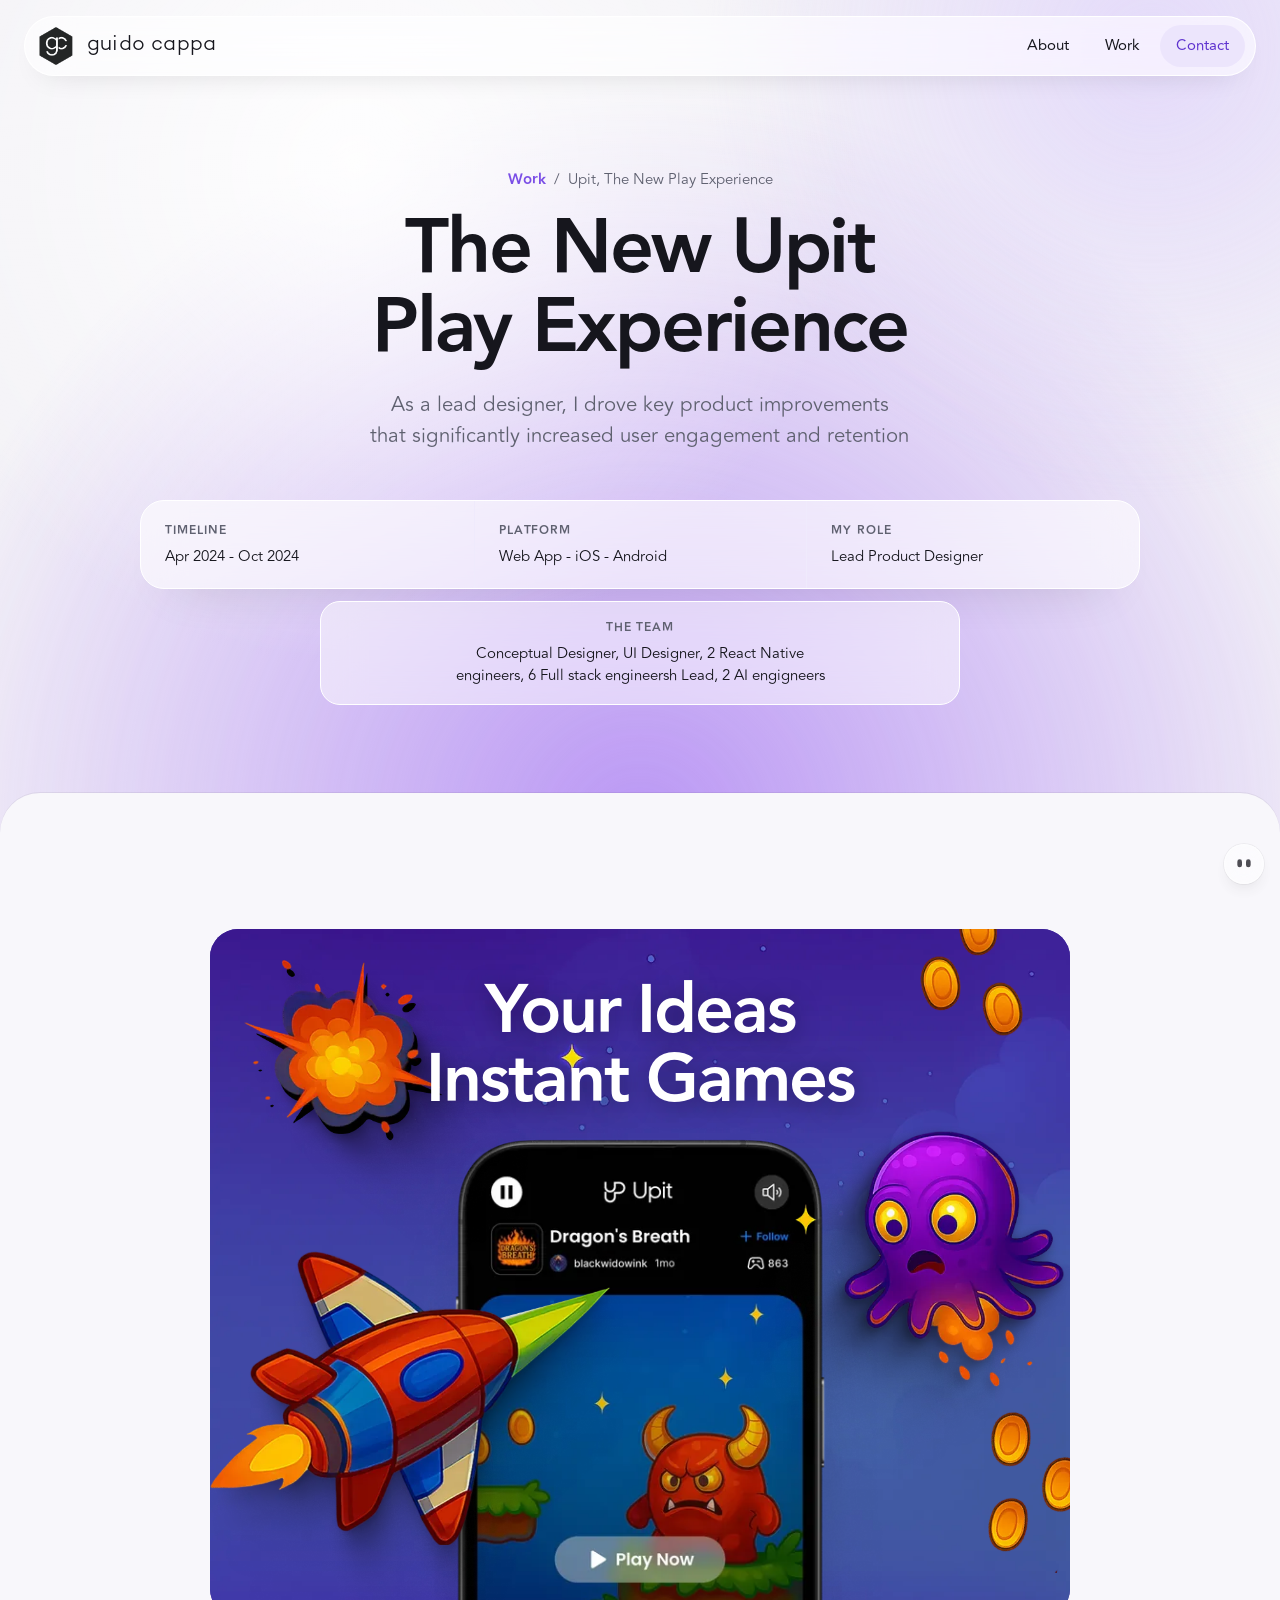
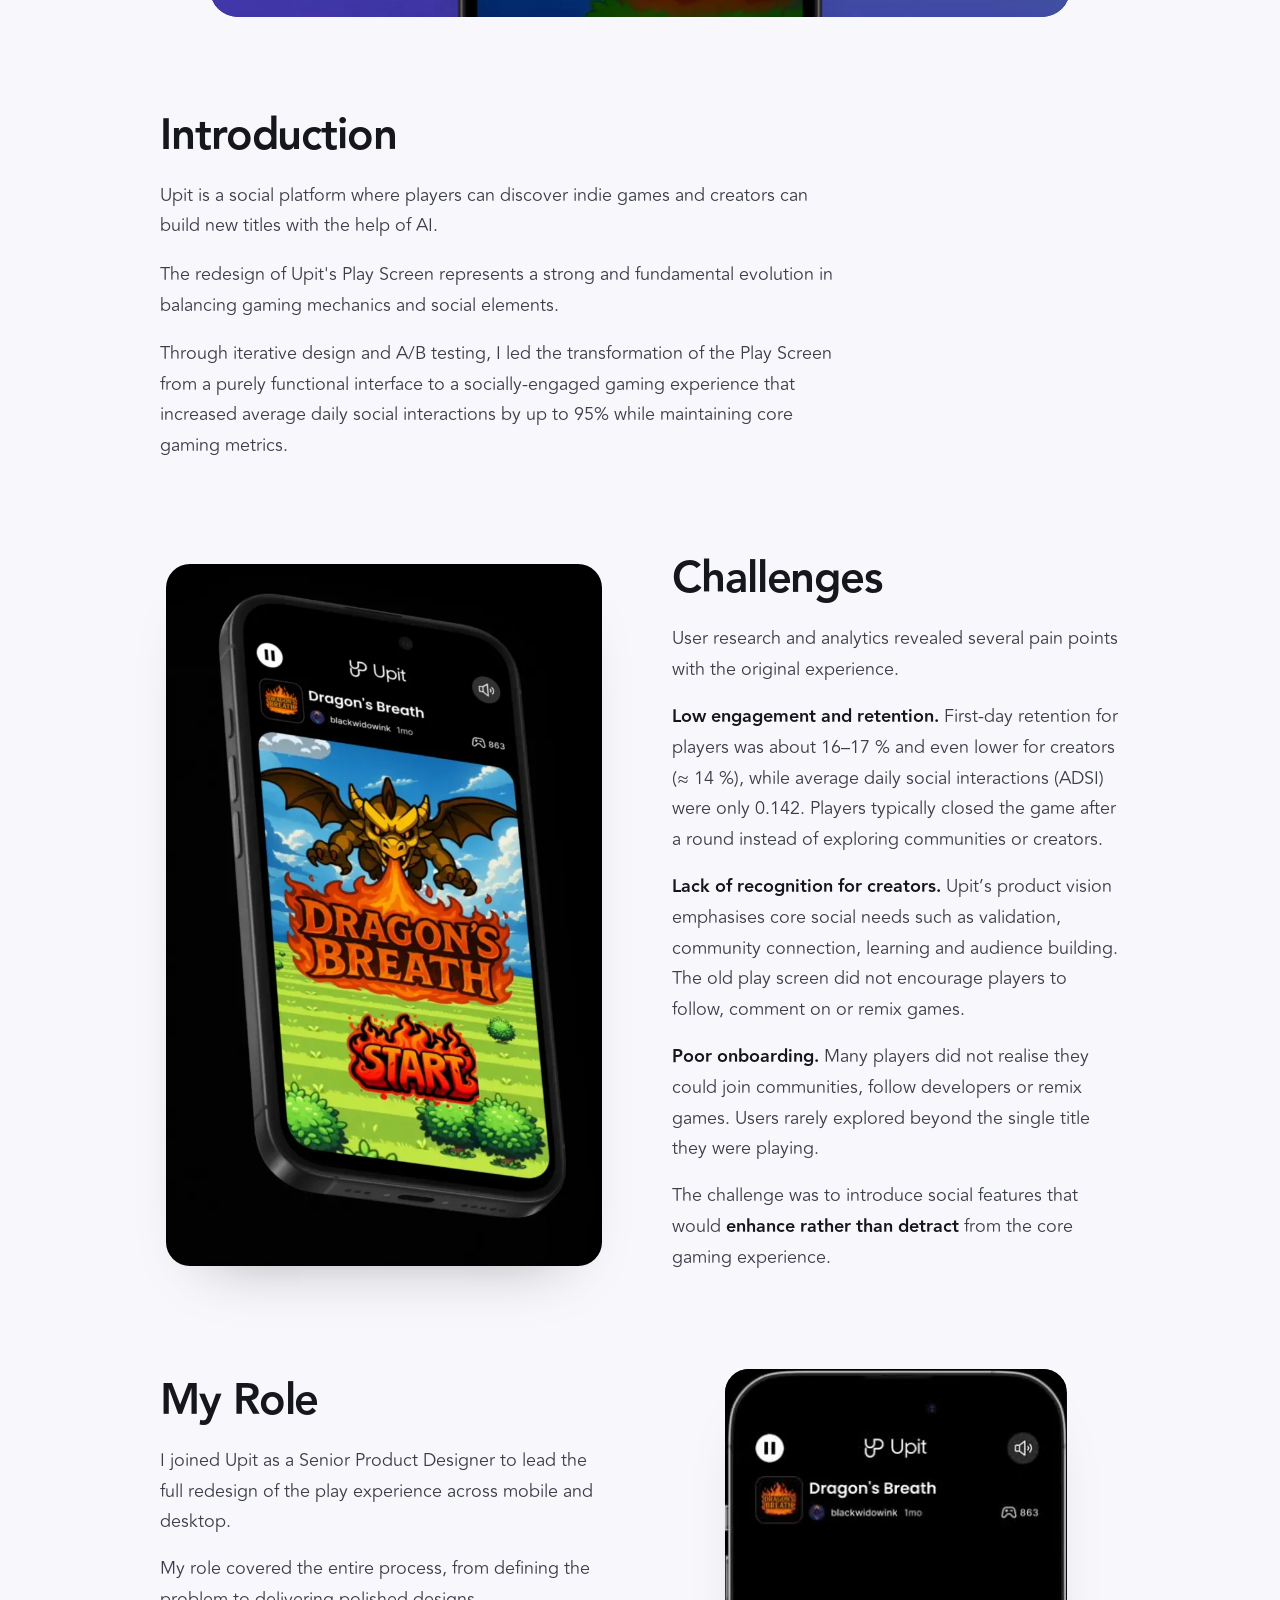
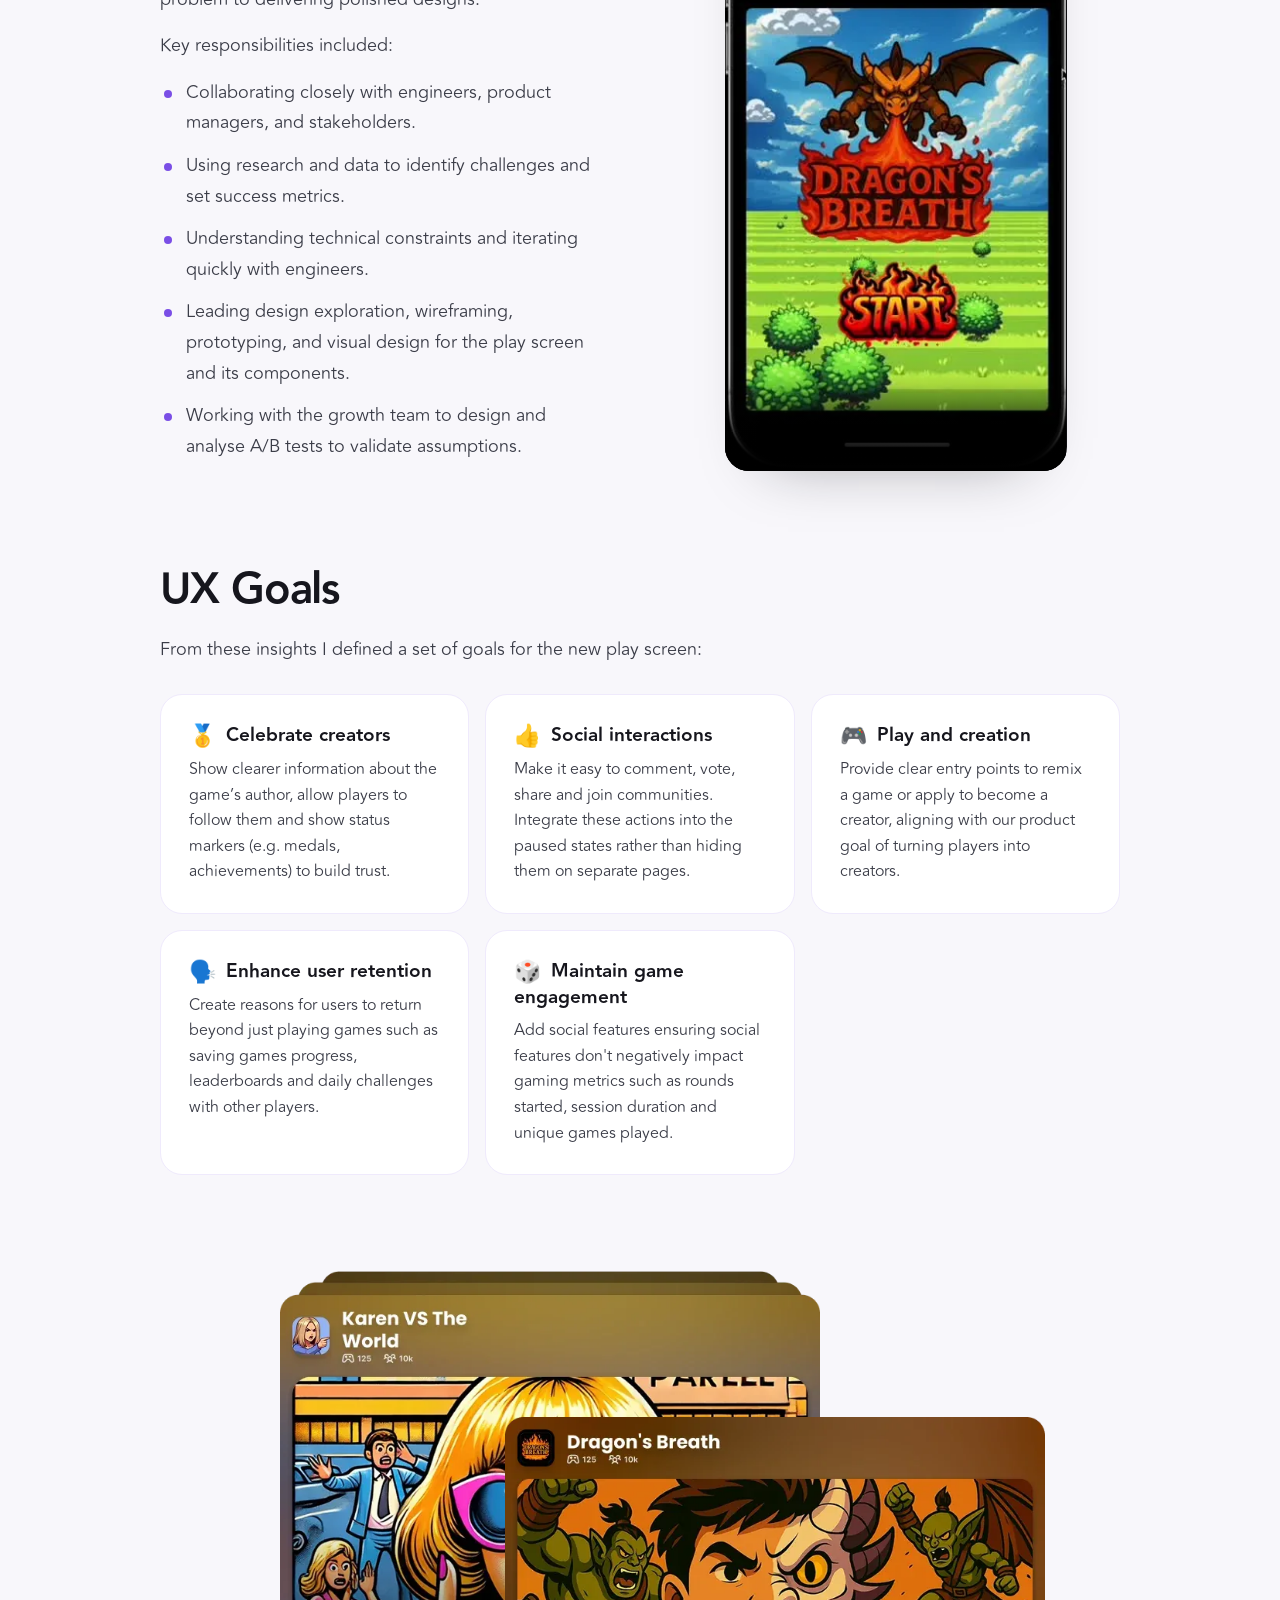
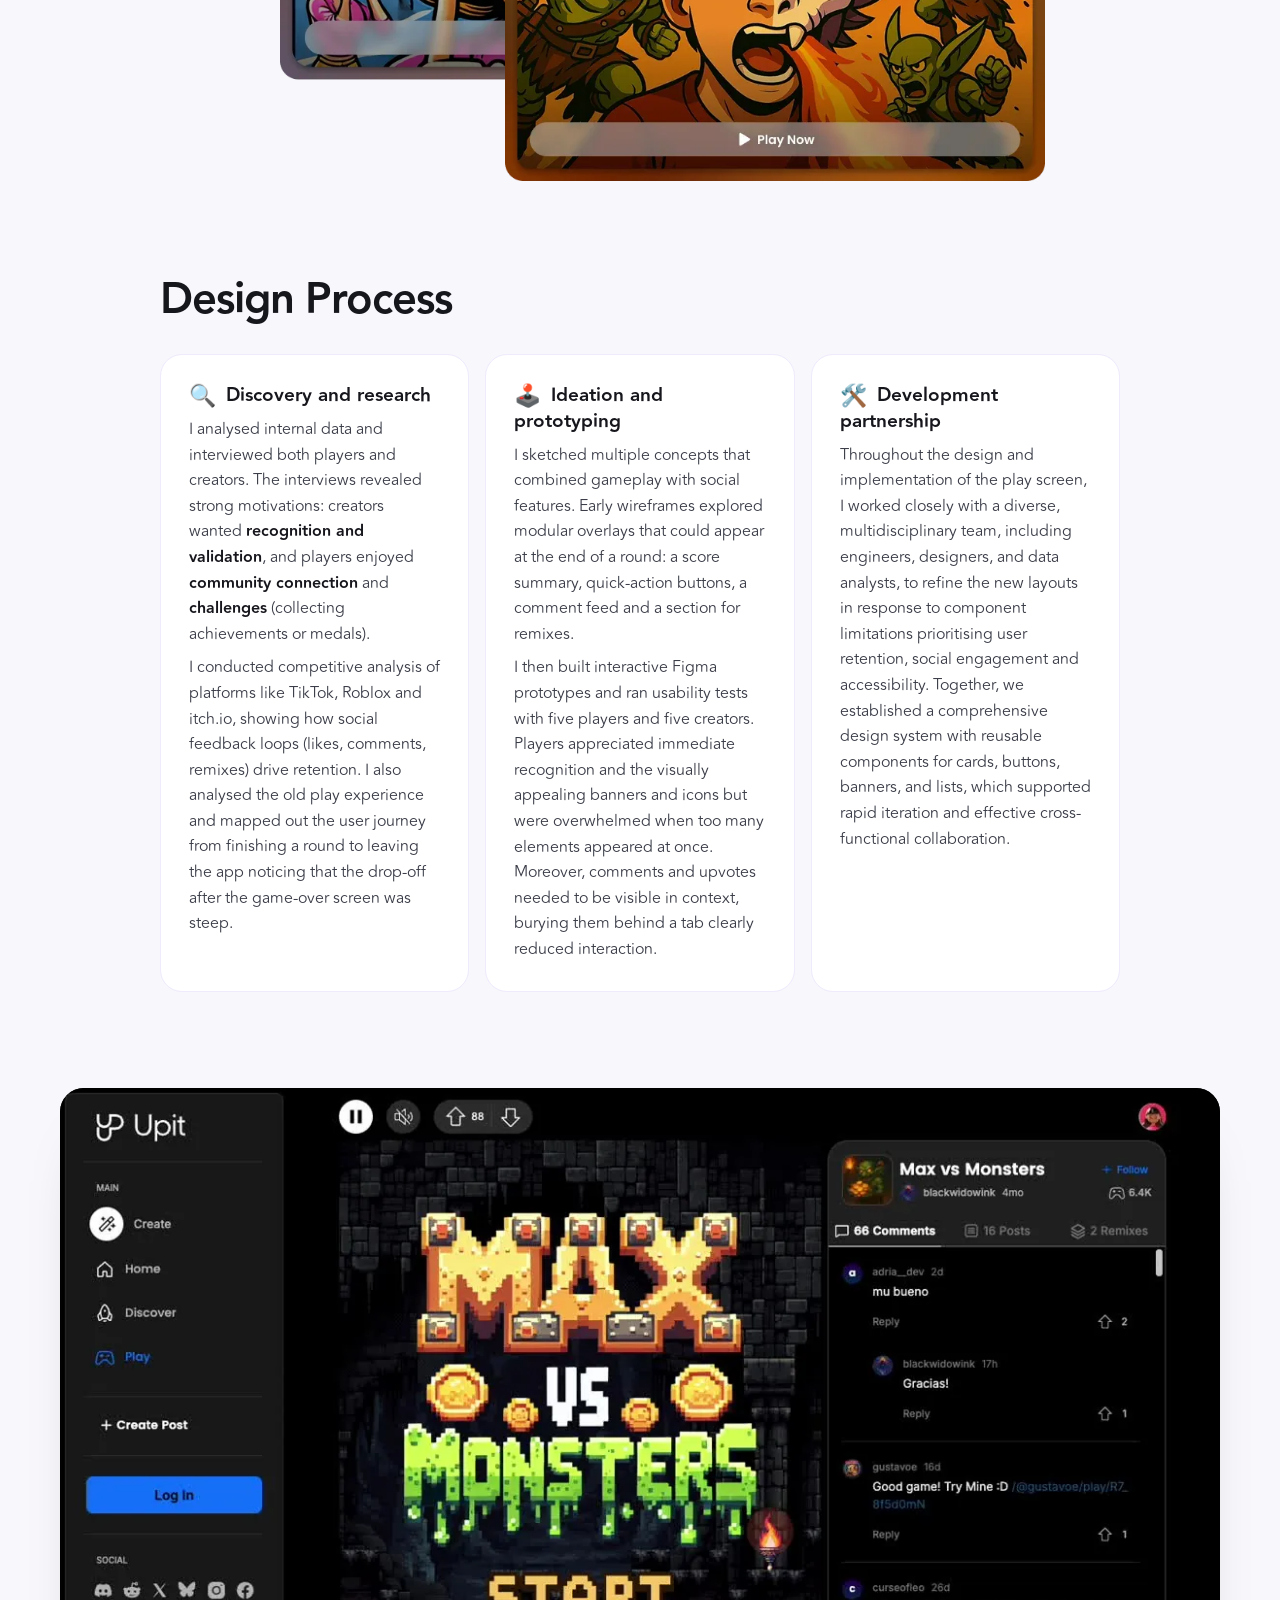
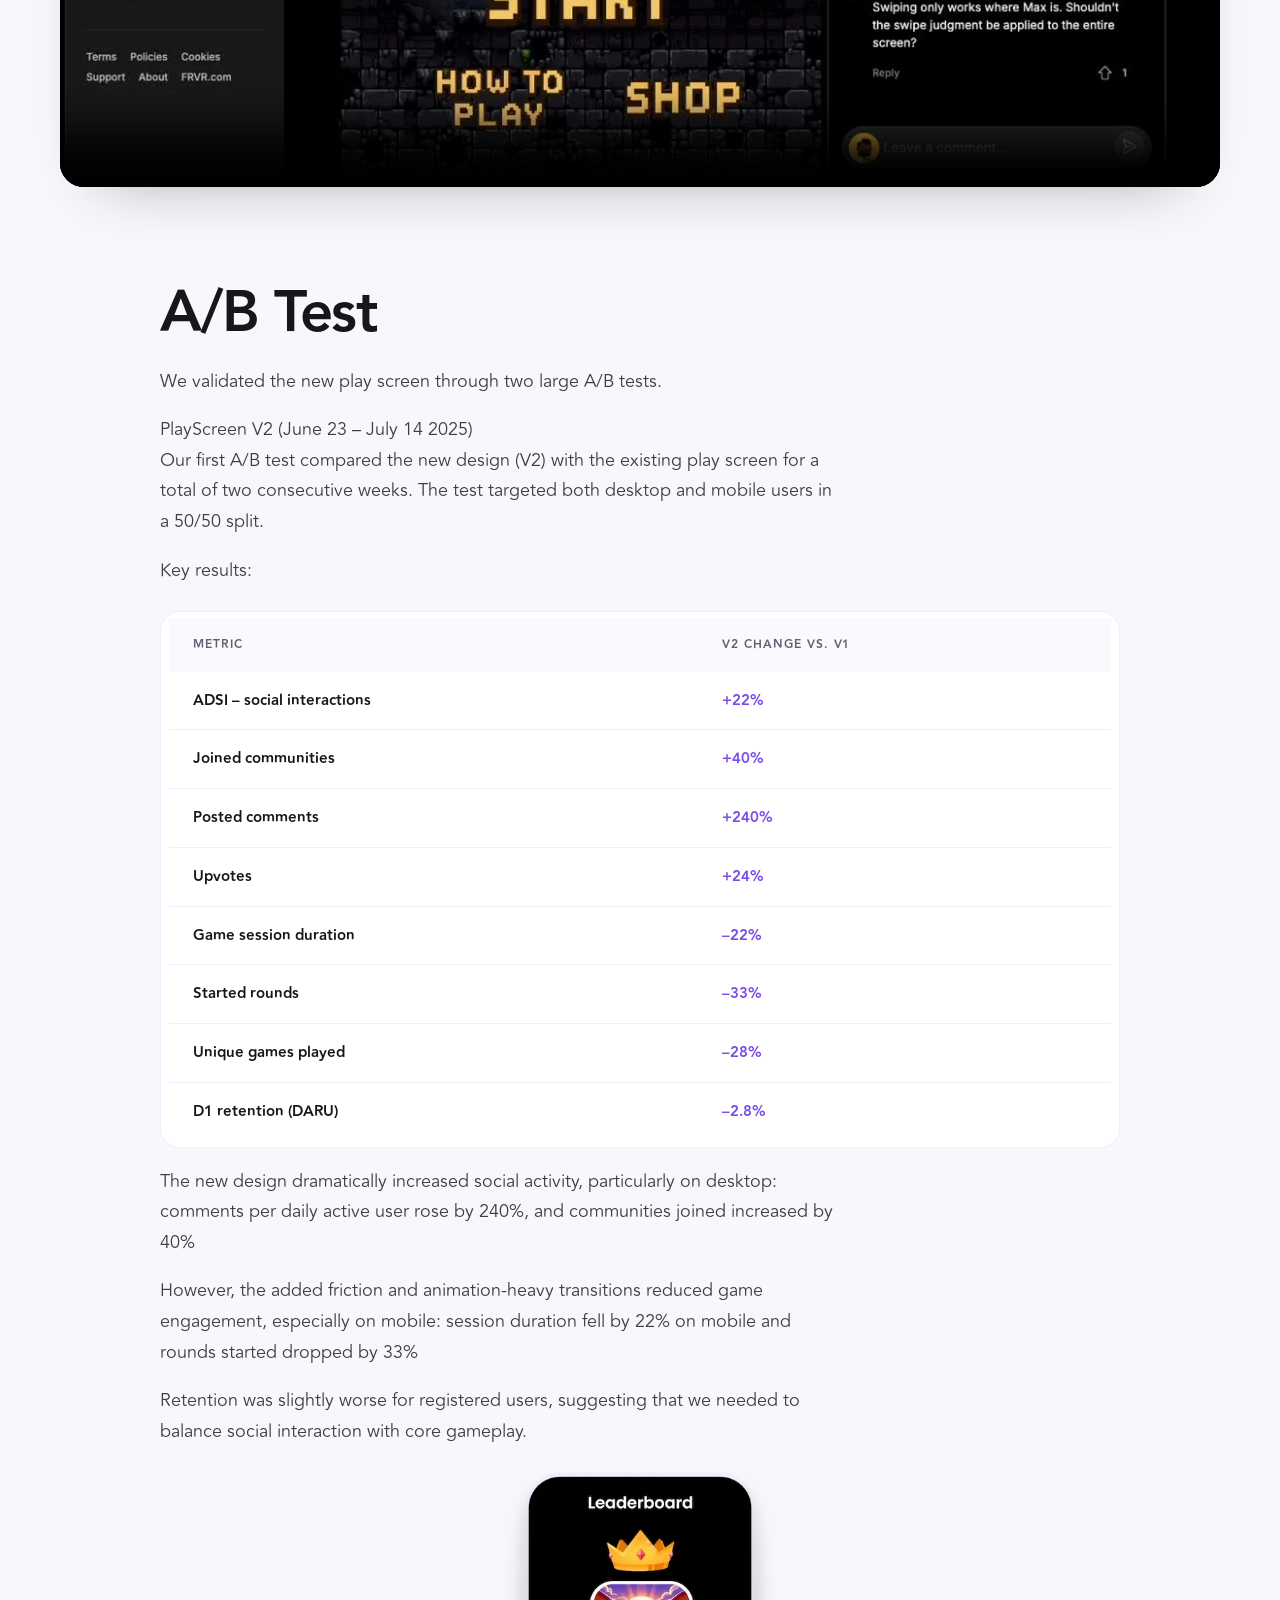
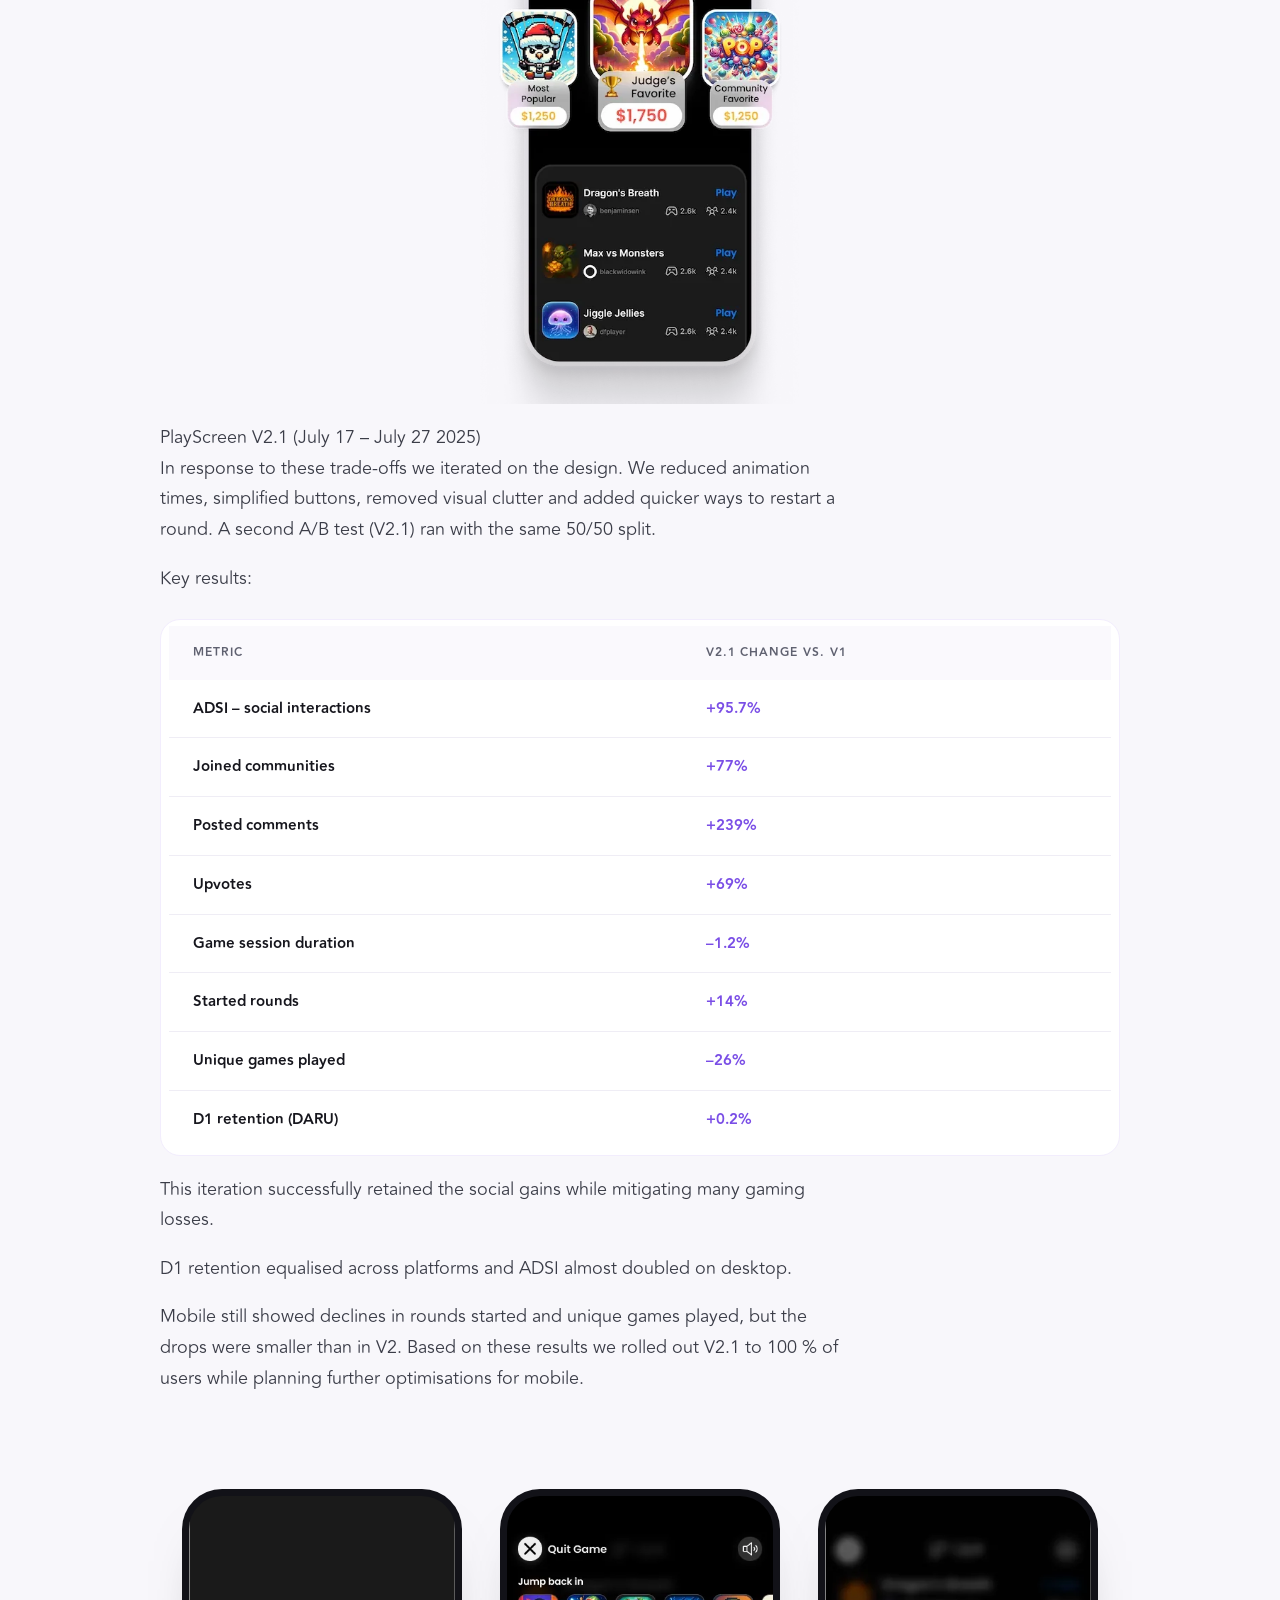
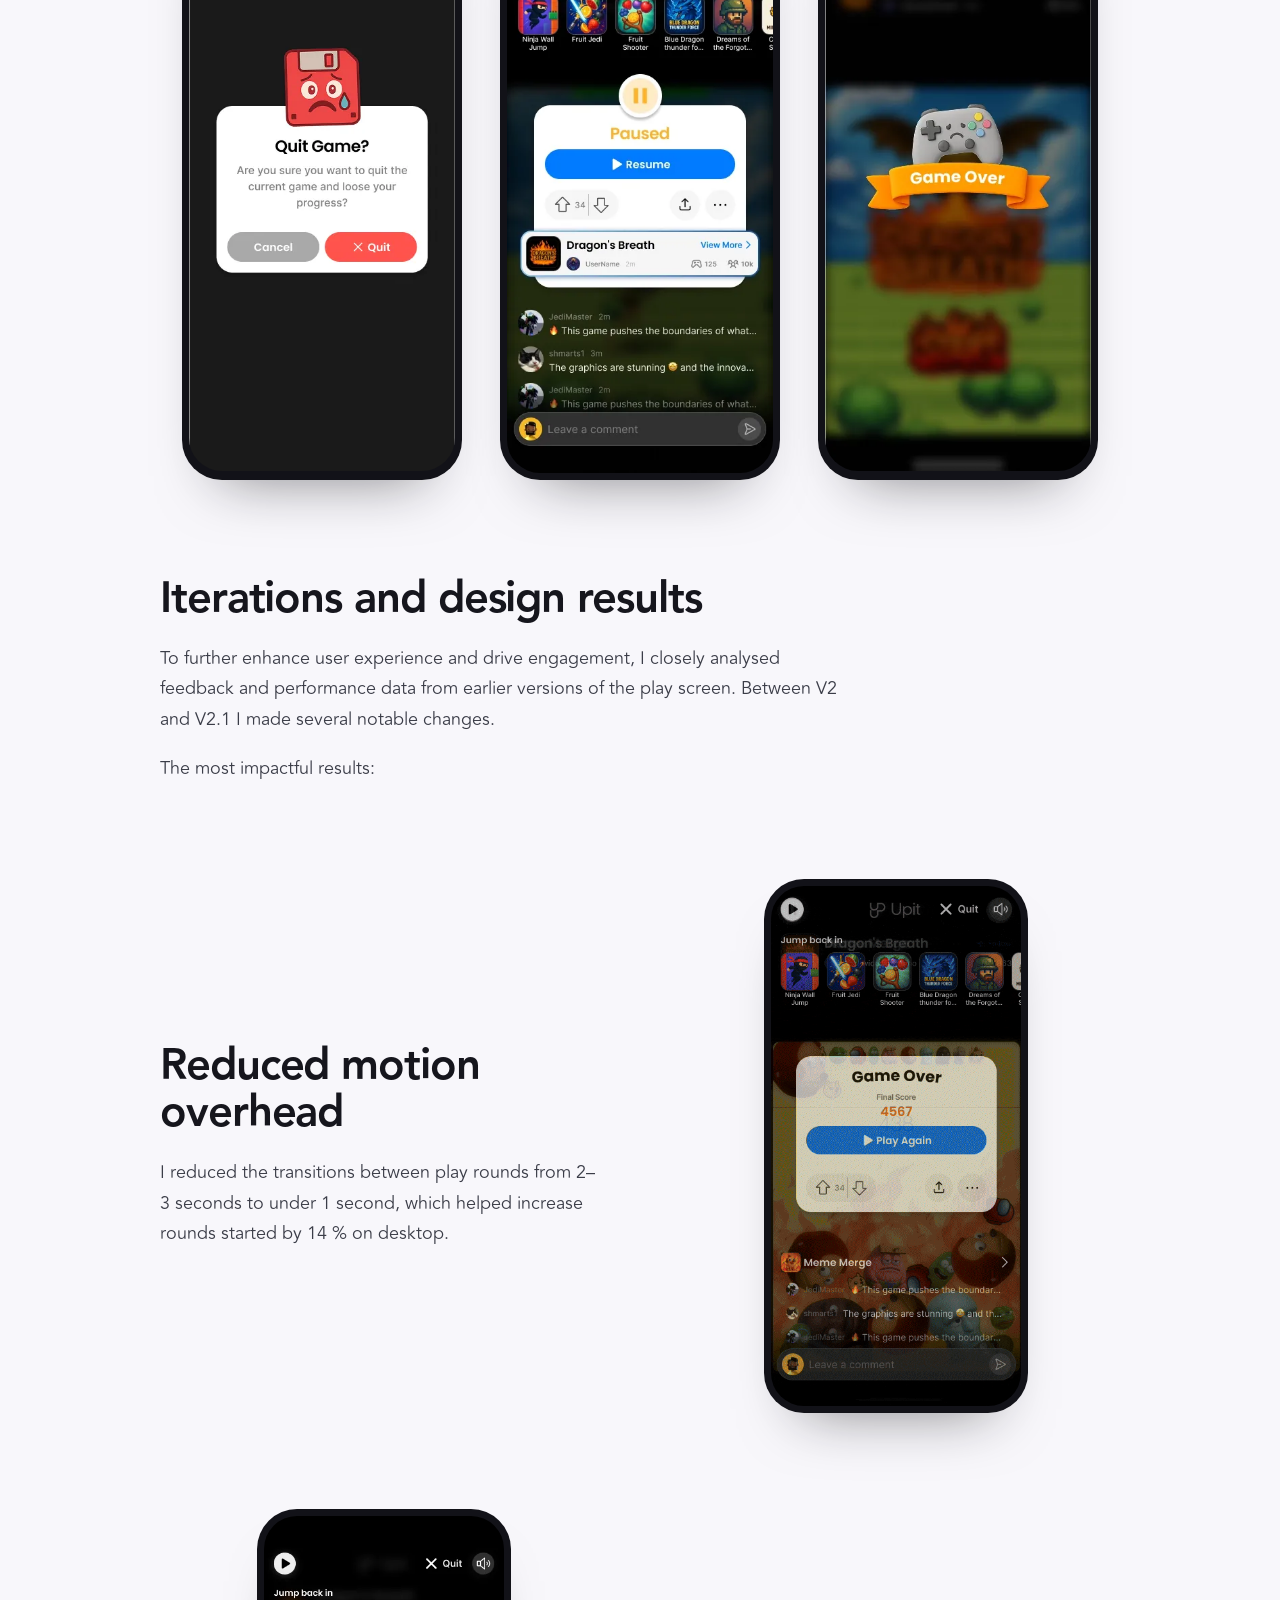
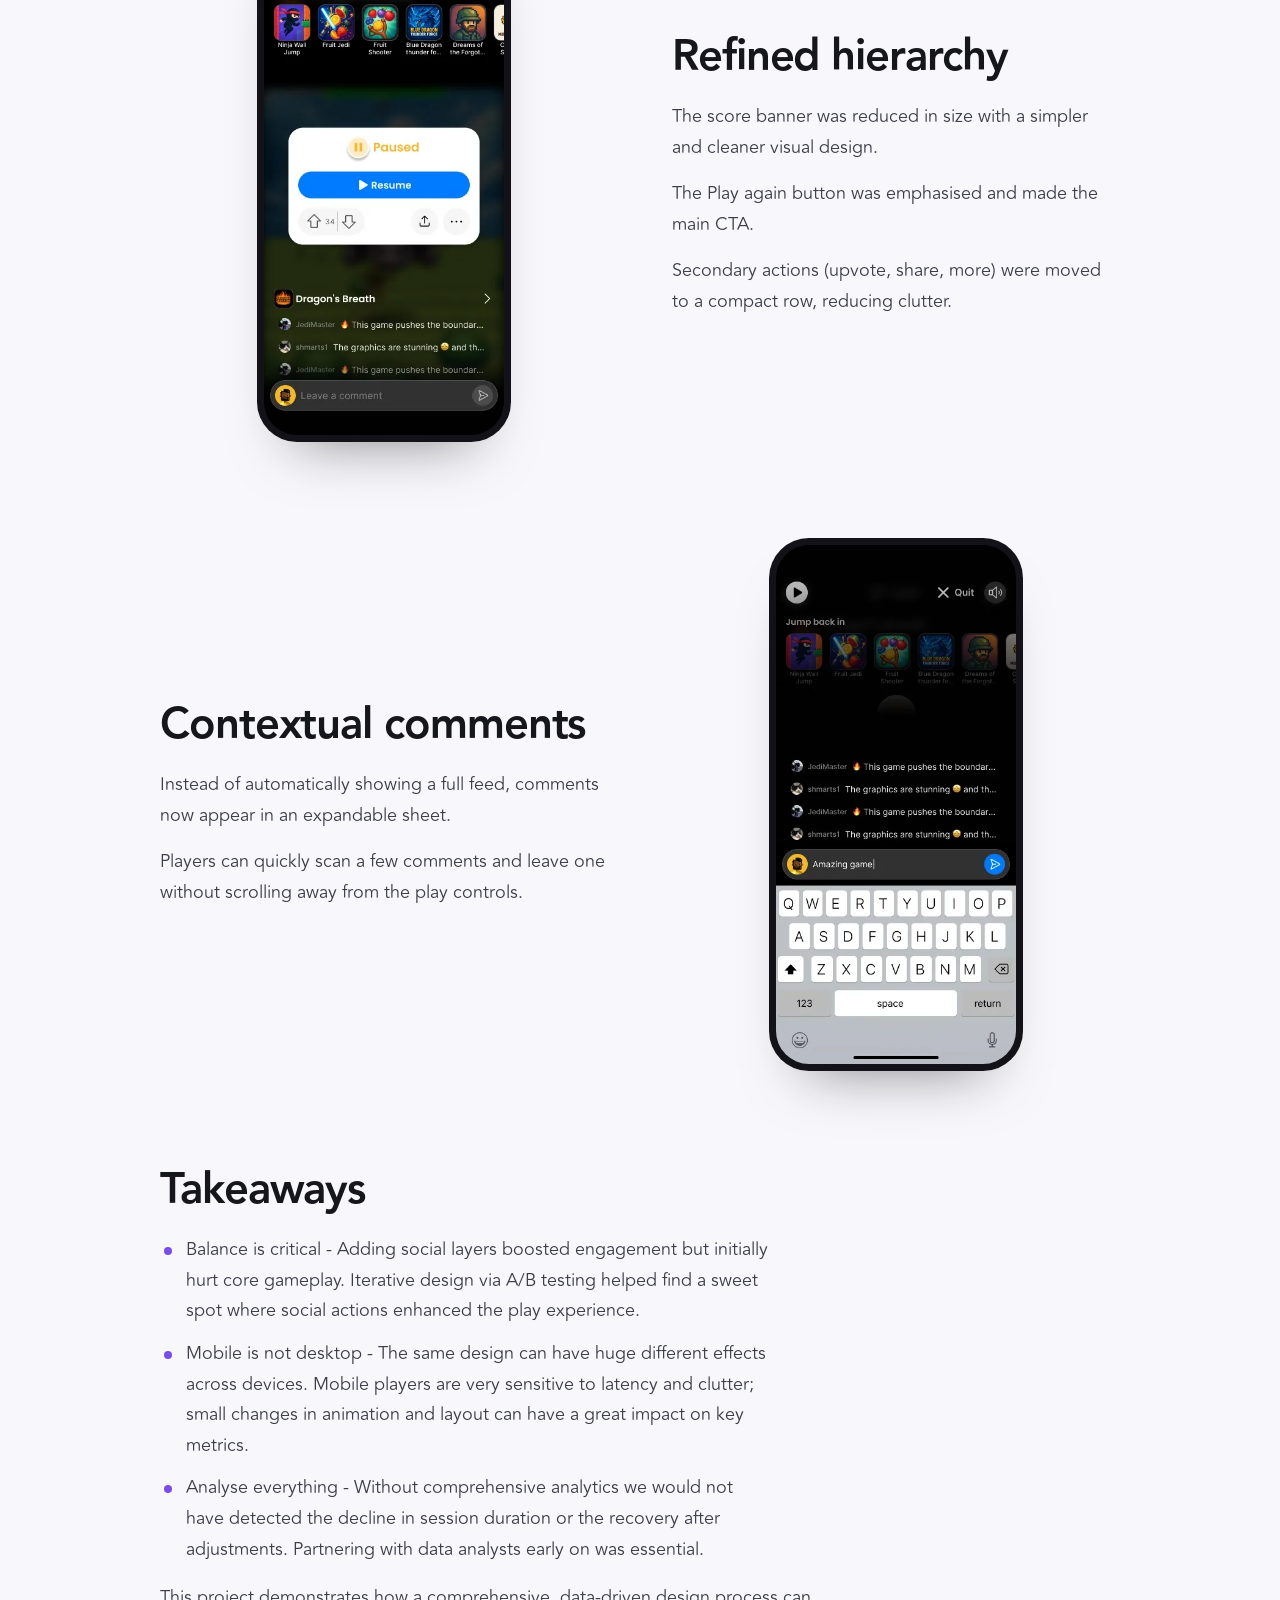
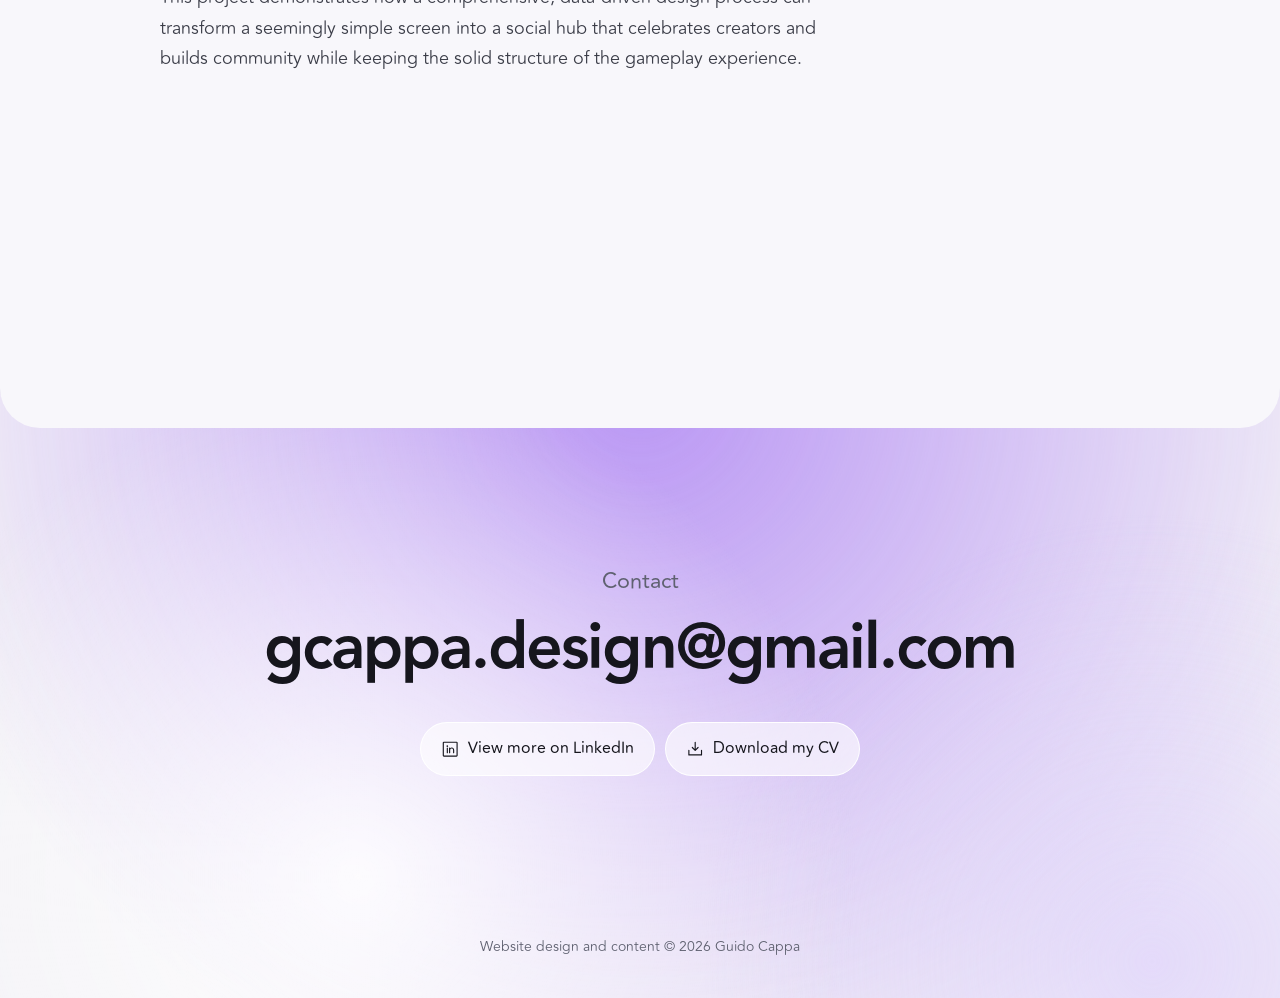
<file: the-new-play-experience/index.html>
<!doctype html>
<html lang="en">
<head>
<meta charset="utf-8">
<meta name="viewport" content="width=device-width, initial-scale=1">
<title>The New Upit Play Experience – Guido Cappa</title>
<meta name="description" content="As a lead designer, I drove key product improvements that significantly increased user engagement and retention">
<meta name="theme-color" content="#f4f3f7">
<link rel="icon" href="../assets/img/favicon.png">
<link rel="preload" href="../assets/fonts/avenir-heavy.ttf" as="font" type="font/ttf" crossorigin>
<link rel="preload" href="../assets/fonts/avenir-book.ttf" as="font" type="font/ttf" crossorigin>
<link rel="stylesheet" href="../assets/css/site.css?v=202611161654">
<link rel="stylesheet" href="../assets/css/page.css?v=202611161654">
<script>document.documentElement.classList.add('js');</script>
</head>
<body class="page">

<svg width="0" height="0" style="position:absolute" aria-hidden="true">
  <symbol id="i-arrow-up" viewBox="0 0 256 256"><path fill="currentColor" d="M205.66,117.66a8,8,0,0,1-11.32,0L136,59.31V216a8,8,0,0,1-16,0V59.31L61.66,117.66a8,8,0,0,1-11.32-11.32l72-72a8,8,0,0,1,11.32,0l72,72A8,8,0,0,1,205.66,117.66Z"/></symbol>
  <symbol id="i-arrow-up-right" viewBox="0 0 256 256"><path fill="currentColor" d="M200,64V168a8,8,0,0,1-16,0V83.31L69.66,197.66a8,8,0,0,1-11.32-11.32L172.69,72H88a8,8,0,0,1,0-16H192A8,8,0,0,1,200,64Z"/></symbol>
  <symbol id="i-envelope" viewBox="0 0 256 256"><path fill="currentColor" d="M224,48H32a8,8,0,0,0-8,8V192a16,16,0,0,0,16,16H216a16,16,0,0,0,16-16V56A8,8,0,0,0,224,48ZM203.43,64,128,133.15,52.57,64ZM216,192H40V74.19l82.59,75.71a8,8,0,0,0,10.82,0L216,74.19V192Z"/></symbol>
  <symbol id="i-linkedin" viewBox="0 0 256 256"><path fill="currentColor" d="M216,24H40A16,16,0,0,0,24,40V216a16,16,0,0,0,16,16H216a16,16,0,0,0,16-16V40A16,16,0,0,0,216,24Zm0,192H40V40H216V216ZM96,112v64a8,8,0,0,1-16,0V112a8,8,0,0,1,16,0Zm88,28v36a8,8,0,0,1-16,0V140a20,20,0,0,0-40,0v36a8,8,0,0,1-16,0V112a8,8,0,0,1,15.79-1.78A36,36,0,0,1,184,140ZM100,84A12,12,0,1,1,88,72,12,12,0,0,1,100,84Z"/></symbol>
  <symbol id="i-download" viewBox="0 0 256 256"><path fill="currentColor" d="M224,144v64a8,8,0,0,1-8,8H40a8,8,0,0,1-8-8V144a8,8,0,0,1,16,0v56H208V144a8,8,0,0,1,16,0Zm-101.66,5.66a8,8,0,0,0,11.32,0l40-40a8,8,0,0,0-11.32-11.32L136,124.69V32a8,8,0,0,0-16,0v92.69L93.66,98.34a8,8,0,0,0-11.32,11.32Z"/></symbol>
</svg>

<header class="nav">
  <a class="nav__brand" href="../" aria-label="Guido Cappa, home"><img src="../assets/img/logo-gc.png" alt="" width="38" height="38"><span>guido cappa</span></a>
  <nav class="nav__links" aria-label="Main">
    <a href="../about/">About</a>
    <a href="../#work">Work</a>
    <a class="nav__cta" href="#contact">Contact</a>
  </nav>
</header>

<section class="phero">
  <div class="bg" aria-hidden="true"><i class="bg__blob"></i><i class="bg__blob"></i><i class="bg__blob"></i></div>
  <div class="phero__inner">
    <nav class="crumbs" aria-label="Breadcrumb"><a href="../#work">Work</a><span aria-hidden="true">/</span><span aria-current="page">Upit, The New Play Experience</span></nav>
    <h1>The New Upit Play Experience</h1>
    <p class="phero__sub">As a lead designer, I drove key product improvements that significantly increased user engagement and retention</p>
    <dl class="phero__meta" style="--cols: 3"><div><dt>Timeline</dt><dd>Apr 2024 - Oct 2024</dd></div><div><dt>Platform</dt><dd>Web App - iOS - Android</dd></div><div><dt>My Role</dt><dd>Lead Product Designer</dd></div></dl>
    <dl class="phero__team"><dt>The Team</dt><dd>Conceptual Designer, UI Designer, 2 React Native engineers, 6 Full stack engineersh Lead, 2 AI engigneers</dd></dl>
  </div>
</section>
<main class="stage cs">
<section class="cs-block cs-art reveal"><div class="cs-art__stage"><img class="cs-art__bg" src="media/bg.webp" width="1350" height="1080" loading="lazy" decoding="async" alt=""><img class="cs-art__phone" src="media/play-mockup-ad.webp" width="900" height="720" loading="lazy" decoding="async" alt=""><img class="cs-art__monsters" src="media/monsters.webp" width="1350" height="1080" loading="lazy" decoding="async" alt=""><img class="cs-art__coins" src="media/coins.webp" width="1350" height="1080" loading="lazy" decoding="async" alt=""><h2 class="cs-art__title">Your Ideas<br>Instant Games</h2></div></section><section class="cs-block cs-block--text reveal"><h2 class="cs-h">Introduction</h2><p>Upit is a social platform where players can discover indie games and creators can build new titles with the help of AI.</p><p>The redesign of Upit's Play Screen represents a strong and fundamental evolution in balancing gaming mechanics and social elements.</p><p data-tldr="I turned the Play Screen into a social hub, and daily social interactions rose by up to 95%.">Through iterative design and A/B testing, I led the transformation of the Play Screen from a purely functional interface to a socially-engaged gaming experience that increased average daily social interactions by up to 95% while maintaining core gaming metrics.</p></section><section class="cs-block cs-split cs-split--media-left reveal"><div class="cs-split__media"><div class="cs-frame"><img src="media/iphone-mockup.webp" width="679" height="1094" loading="lazy" decoding="async" alt=""></div></div><div class="cs-split__text"><h2 class="cs-h">Challenges</h2><p>User research and analytics revealed several pain points with the original experience.</p><p data-tldr="Retention was low, and players left after one round instead of exploring."><strong>Low engagement and retention.</strong> First‑day retention for players was about 16–17 % and even lower for creators (≈ 14 %), while average daily social interactions (ADSI) were only 0.142. Players typically closed the game after a round instead of exploring communities or creators.</p><p data-tldr="The old screen didn&#x27;t encourage following, commenting on or remixing games."><strong>Lack of recognition for creators.</strong> Upit’s product vision emphasises core social needs such as validation, community connection, learning and audience building. The old play screen did not encourage players to follow, comment on or remix games.</p><p><strong>Poor onboarding.</strong> Many players did not realise they could join communities, follow developers or remix games. Users rarely explored beyond the single title they were playing.</p><p>The challenge was to introduce social features that would <strong>enhance rather than detract</strong> from the core gaming experience.</p></div></section><section class="cs-block cs-split cs-split--media-right reveal"><div class="cs-split__media"><div class="cs-frame cs-frame--video"><video class="cs-video" src="media/play-screen-video.mp4" width="350" height="720" poster="media/play-screen-video-2.webp" muted loop playsinline preload="none" data-autoplay aria-label="Product demo video"></video></div></div><div class="cs-split__text"><h2 class="cs-h">My Role</h2><p>I joined Upit as a Senior Product Designer to lead the full redesign of the play experience across mobile and desktop.</p><p>My role covered the entire process, from defining the problem to delivering polished designs.</p><p>Key responsibilities included:</p><ul class="cs-list"><li>Collaborating closely with engineers, product managers, and stakeholders.</li><li>Using research and data to identify challenges and set success metrics.</li><li>Understanding technical constraints and iterating quickly with engineers.</li><li>Leading design exploration, wireframing, prototyping, and visual design for the play screen and its components.</li><li>Working with the growth team to design and analyse A/B tests to validate assumptions.</li></ul></div></section><section class="cs-block cs-block--cards reveal"><h2 class="cs-h">UX Goals</h2><p>From these insights I defined a set of goals for the new play screen:</p><div class="cs-cards cs-cards--3"><div class="cs-card"><h3><span class="cs-card__icon" aria-hidden="true">🥇</span>Celebrate creators</h3><p>Show clearer information about the game’s author, allow players to follow them and show status markers (e.g. medals, achievements) to build trust.</p></div><div class="cs-card"><h3><span class="cs-card__icon" aria-hidden="true">👍</span>Social interactions</h3><p>Make it easy to comment, vote, share and join communities. Integrate these actions into the paused states rather than hiding them on separate pages.</p></div><div class="cs-card"><h3><span class="cs-card__icon" aria-hidden="true">🎮</span>Play and creation</h3><p>Provide clear entry points to remix a game or apply to become a creator, aligning with our product goal of turning players into creators.</p></div><div class="cs-card"><h3><span class="cs-card__icon" aria-hidden="true">🗣️</span>Enhance user retention</h3><p>Create reasons for users to return beyond just playing games such as saving games progress, leaderboards and daily challenges with other players.</p></div><div class="cs-card"><h3><span class="cs-card__icon" aria-hidden="true">🎲</span>Maintain game engagement</h3><p>Add social features ensuring social features don't negatively impact gaming metrics such as rounds started, session duration and unique games played.</p></div></div></section><section class="cs-block cs-pair cs-pair--cutouts cs-pair--cards reveal"><div class="cs-pair__stage"><div class="cs-frame cs-frame--clear cs-pair__back"><img src="media/karen-card.webp" width="698" height="531" loading="lazy" decoding="async" alt=""></div><div class="cs-frame cs-frame--clear cs-pair__front"><img src="media/dragon-card.webp" width="698" height="471" loading="lazy" decoding="async" alt=""></div></div></section><section class="cs-block cs-block--cards reveal"><h2 class="cs-h">Design Process</h2><div class="cs-cards cs-cards--3"><div class="cs-card"><h3><span class="cs-card__icon" aria-hidden="true">🔍</span>Discovery and research</h3><p data-tldr="Creators wanted recognition. Players loved community and challenges.">I analysed internal data and interviewed both players and creators. The interviews revealed strong motivations: creators wanted <strong>recognition and validation</strong>, and players enjoyed <strong>community connection</strong> and <strong>challenges</strong> (collecting achievements or medals).</p><p data-tldr="TikTok, Roblox and itch.io showed that social loops keep people coming back.">I conducted competitive analysis of platforms like TikTok, Roblox and itch.io, showing how social feedback loops (likes, comments, remixes) drive retention. I also analysed the old play experience and mapped out the user journey from finishing a round to leaving the app noticing that the drop‑off after the game‑over screen was steep.</p></div><div class="cs-card"><h3><span class="cs-card__icon" aria-hidden="true">🕹️</span>Ideation and prototyping</h3><p data-tldr="Early sketches added a score, quick actions, comments and remixes at the end of a round.">I sketched multiple concepts that combined gameplay with social features. Early wireframes explored modular overlays that could appear at the end of a round: a score summary, quick‑action buttons, a comment feed and a section for remixes.</p><p data-tldr="Testers loved the recognition but needed fewer things at once, with comments in view.">I then built interactive Figma prototypes and ran usability tests with five players and five creators. Players appreciated immediate recognition and the visually appealing banners and icons but were overwhelmed when too many elements appeared at once. Moreover, comments and upvotes needed to be visible in context, burying them behind a tab clearly reduced interaction.</p></div><div class="cs-card"><h3><span class="cs-card__icon" aria-hidden="true">🛠️</span>Development partnership</h3><p data-tldr="With engineers and analysts, we built a design system of reusable components.">Throughout the design and implementation of the play screen, I worked closely with a diverse, multidisciplinary team, including engineers, designers, and data analysts, to refine the new layouts in response to component limitations prioritising user retention, social engagement and accessibility. Together, we established a comprehensive design system with reusable components for cards, buttons, banners, and lists, which supported rapid iteration and effective cross-functional collaboration.</p></div></div></section><section class="cs-block cs-wide reveal"><div class="cs-frame cs-frame--video"><video class="cs-video" src="media/playing-maxvmonster.mp4" width="1194" height="720" poster="media/playing-maxvmonster-2.webp" muted loop playsinline preload="none" data-autoplay aria-label="Product demo video"></video></div></section><section class="cs-block cs-block--table reveal"><h2 class="cs-h cs-h--big">A/B Test</h2><p>We validated the new play screen through two large A/B tests.</p><p data-tldr="The first test: new design against old, a 50/50 split, for two weeks.">PlayScreen V2 (June 23 – July 14 2025)<br>Our first A/B test compared the new design (V2) with the existing play screen for a total of two consecutive weeks. The test targeted both desktop and mobile users in a 50/50 split.</p><p>Key results:</p><div class="cs-table"><table><thead><tr><th scope="col">METRIC</th><th scope="col">V2 change vs. V1</th></tr></thead><tbody><tr><th scope="row">ADSI – social interactions</th><td>+22%</td></tr><tr><th scope="row">Joined communities</th><td>+40%</td></tr><tr><th scope="row">Posted comments</th><td>+240%</td></tr><tr><th scope="row">Upvotes</th><td>+24%</td></tr><tr><th scope="row">Game session duration</th><td>–22%</td></tr><tr><th scope="row">Started rounds</th><td>–33%</td></tr><tr><th scope="row">Unique games played</th><td>–28%</td></tr><tr><th scope="row">D1 retention (DARU)</th><td>–2.8%</td></tr></tbody></table></div><p>The new design dramatically increased social activity, particularly on desktop: comments per daily active user rose by 240%, and communities joined increased by 40%</p><p>However, the added friction and animation-heavy transitions reduced game engagement, especially on mobile: session duration fell by 22% on mobile and rounds started dropped by 33%</p><p>Retention was slightly worse for registered users, suggesting that we needed to balance social interaction with core gameplay.</p><div class="cs-frame cs-frame--clear"><img src="media/leaderboard.webp" width="452" height="762" loading="lazy" decoding="async" alt=""></div><p data-tldr="Version 2.1 sped things up, cleared the clutter and made restarting quicker.">PlayScreen V2.1 (July 17 – July 27 2025)<br>In response to these trade‑offs we iterated on the design. We reduced animation times, simplified buttons, removed visual clutter and added quicker ways to restart a round. A second A/B test (V2.1) ran with the same 50/50 split.</p><p>Key results:</p><div class="cs-table"><table><thead><tr><th scope="col">METRIC</th><th scope="col">V2.1 change vs. V1</th></tr></thead><tbody><tr><th scope="row">ADSI – social interactions</th><td>+95.7%</td></tr><tr><th scope="row">Joined communities</th><td>+77%</td></tr><tr><th scope="row">Posted comments</th><td>+239%</td></tr><tr><th scope="row">Upvotes</th><td>+69%</td></tr><tr><th scope="row">Game session duration</th><td>–1.2%</td></tr><tr><th scope="row">Started rounds</th><td>+14%</td></tr><tr><th scope="row">Unique games played</th><td>–26%</td></tr><tr><th scope="row">D1 retention (DARU)</th><td>+0.2%</td></tr></tbody></table></div><p>This iteration successfully retained the social gains while mitigating many gaming losses.</p><p>D1 retention equalised across platforms and ADSI almost doubled on desktop.</p><p data-tldr="Mobile dips got smaller, so V2.1 went out to every user.">Mobile still showed declines in rounds started and unique games played, but the drops were smaller than in V2. Based on these results we rolled out V2.1 to 100 % of users while planning further optimisations for mobile.</p></section><section class="cs-block cs-block--media reveal"><div class="cs-phones cs-phones--3"><div class="cs-phone"><img src="media/quit-game.webp" width="394" height="852" loading="lazy" decoding="async" alt=""></div><div class="cs-phone"><img src="media/game-paused.webp" width="393" height="852" loading="lazy" decoding="async" alt=""></div><div class="cs-phone"><img src="media/pre-game-over-screen.webp" width="394" height="852" loading="lazy" decoding="async" alt=""></div></div></section><section class="cs-block cs-block--text reveal"><h2 class="cs-h">Iterations and design results</h2><p>To further enhance user experience and drive engagement, I closely analysed feedback and performance data from earlier versions of the play screen. Between V2 and V2.1 I made several notable changes.</p><p>The most impactful results:</p></section><section class="cs-block cs-split cs-split--media-right reveal"><div class="cs-split__media"><div class="cs-phones cs-phones--1"><div class="cs-phone"><img src="media/ezgif-71dca02b1a9ab7.gif" width="390" height="810" loading="lazy" decoding="async" alt=""></div></div></div><div class="cs-split__text"><h2 class="cs-h">Reduced motion overhead</h2><p>I reduced the transitions between play rounds from 2–3 seconds to under 1 second, which helped increase rounds started by 14 % on desktop.</p></div></section><section class="cs-block cs-split cs-split--media-left reveal"><div class="cs-split__media"><div class="cs-phones cs-phones--1"><div class="cs-phone"><img src="media/game-paused-v2-1.webp" width="393" height="852" loading="lazy" decoding="async" alt=""></div></div></div><div class="cs-split__text"><h2 class="cs-h">Refined hierarchy</h2><p>The score banner was reduced in size with a simpler and cleaner visual design.</p><p>The Play again button was emphasised and made the main CTA.</p><p>Secondary actions (upvote, share, more) were moved to a compact row, reducing clutter.</p></div></section><section class="cs-block cs-split cs-split--media-right reveal"><div class="cs-split__media"><div class="cs-phones cs-phones--1"><div class="cs-phone"><img src="media/leave-a-quick-comment.webp" width="393" height="852" loading="lazy" decoding="async" alt=""></div></div></div><div class="cs-split__text"><h2 class="cs-h">Contextual comments</h2><p>Instead of automatically showing a full feed, comments now appear in an expandable sheet.</p><p>Players can quickly scan a few comments and leave one without scrolling away from the play controls.</p></div></section><section class="cs-block cs-block--text reveal"><h2 class="cs-h">Takeaways</h2><ul class="cs-list"><li>Balance is critical - Adding social layers boosted engagement but initially hurt core gameplay. Iterative design via A/B testing helped find a sweet spot where social actions enhanced the play experience.</li><li>Mobile is not desktop - The same design can have huge different effects across devices. Mobile players are very sensitive to latency and clutter; small changes in animation and layout can have a great impact on key metrics.</li><li>Analyse everything - Without comprehensive analytics we would not have detected the decline in session duration or the recovery after adjustments. Partnering with data analysts early on was essential.</li></ul><p data-tldr="A simple screen became a social hub that celebrates creators.">This project demonstrates how a comprehensive, data‑driven design process can transform a seemingly simple screen into a social hub that celebrates creators and builds community while keeping the solid structure of the gameplay experience.</p></section>
<nav class="pn reveal" aria-label="More case studies"><a class="pn__card pn__card--prev" href="../ava-ai-game-creator/"><img src="../assets/img/work/ava-800.webp" width="800" height="633" loading="lazy" alt=""><span><small>Previous case study</small><b>Upit, Creating Games with Ava</b></span></a><a class="pn__card pn__card--next" href="../hero-the-future-of-authentication/"><img src="../assets/img/work/hero-800.webp" width="800" height="633" loading="lazy" alt=""><span><small>Next case study</small><b>Hero, The Future of Collecting</b></span></a></nav>
</main>

<footer class="foot" id="contact">
  <div class="bg bg--foot" aria-hidden="true"><i class="bg__blob"></i><i class="bg__blob"></i><i class="bg__blob"></i></div>
  <div class="foot__inner">
    <h2>Contact</h2>
    <a class="foot__mail" href="mailto:gcappa.design@gmail.com">gcappa.design@gmail.com</a>
    <div class="foot__links">
      <a class="chip" href="https://www.linkedin.com/in/guidocappa/" target="_blank" rel="noopener"><svg class="icon" aria-hidden="true"><use href="#i-linkedin"/></svg>View more on LinkedIn</a>
      <a class="chip" href="https://drive.google.com/file/d/15bHLeHBrdMc0MzU9YChnHQD7r2aeO82U/view?usp=sharing" target="_blank" rel="noopener"><svg class="icon" aria-hidden="true"><use href="#i-download"/></svg>Download my CV</a>
    </div>
    <p class="foot__legal">Website design and content © 2026 Guido Cappa</p>
  </div>
</footer>

<script src="../assets/js/page.js?v=202611161654" defer></script>
<script src="../assets/js/eyes.js?v=202611161654" defer></script>
</body>
</html>
</file>
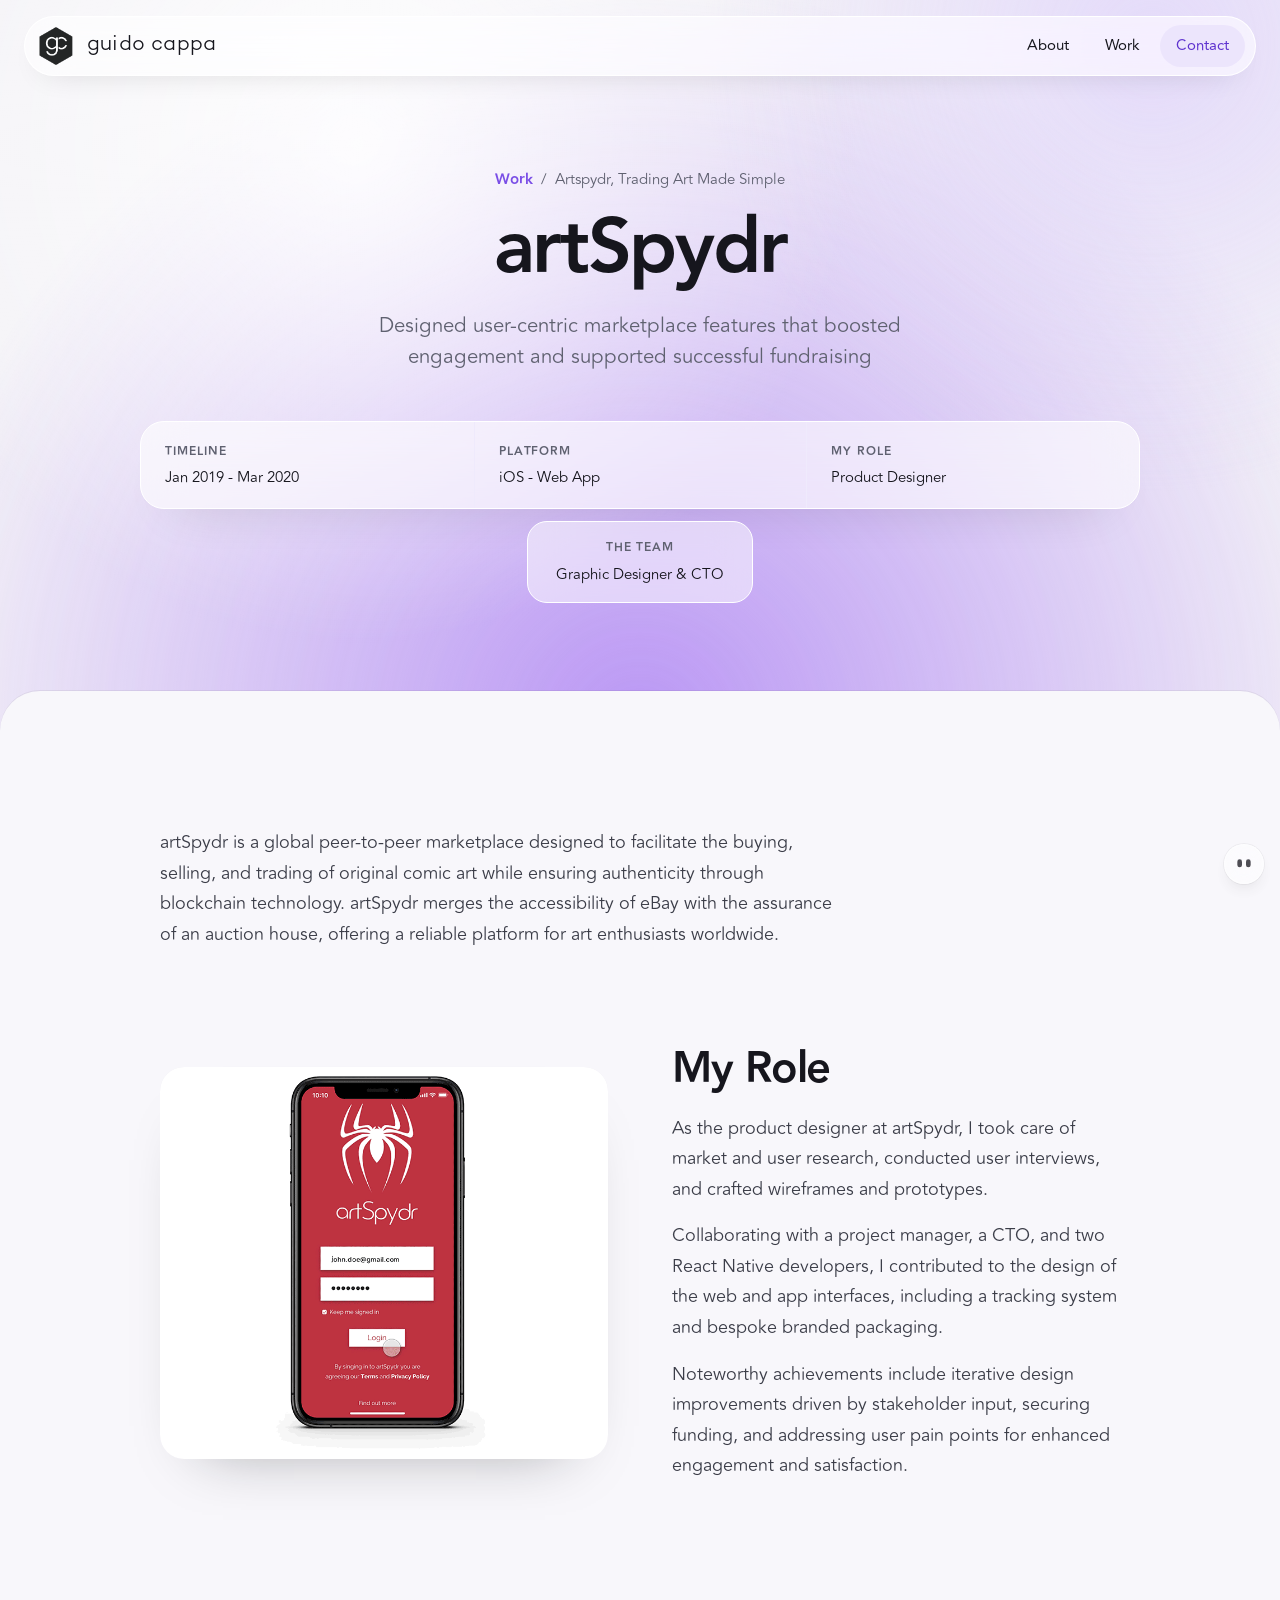
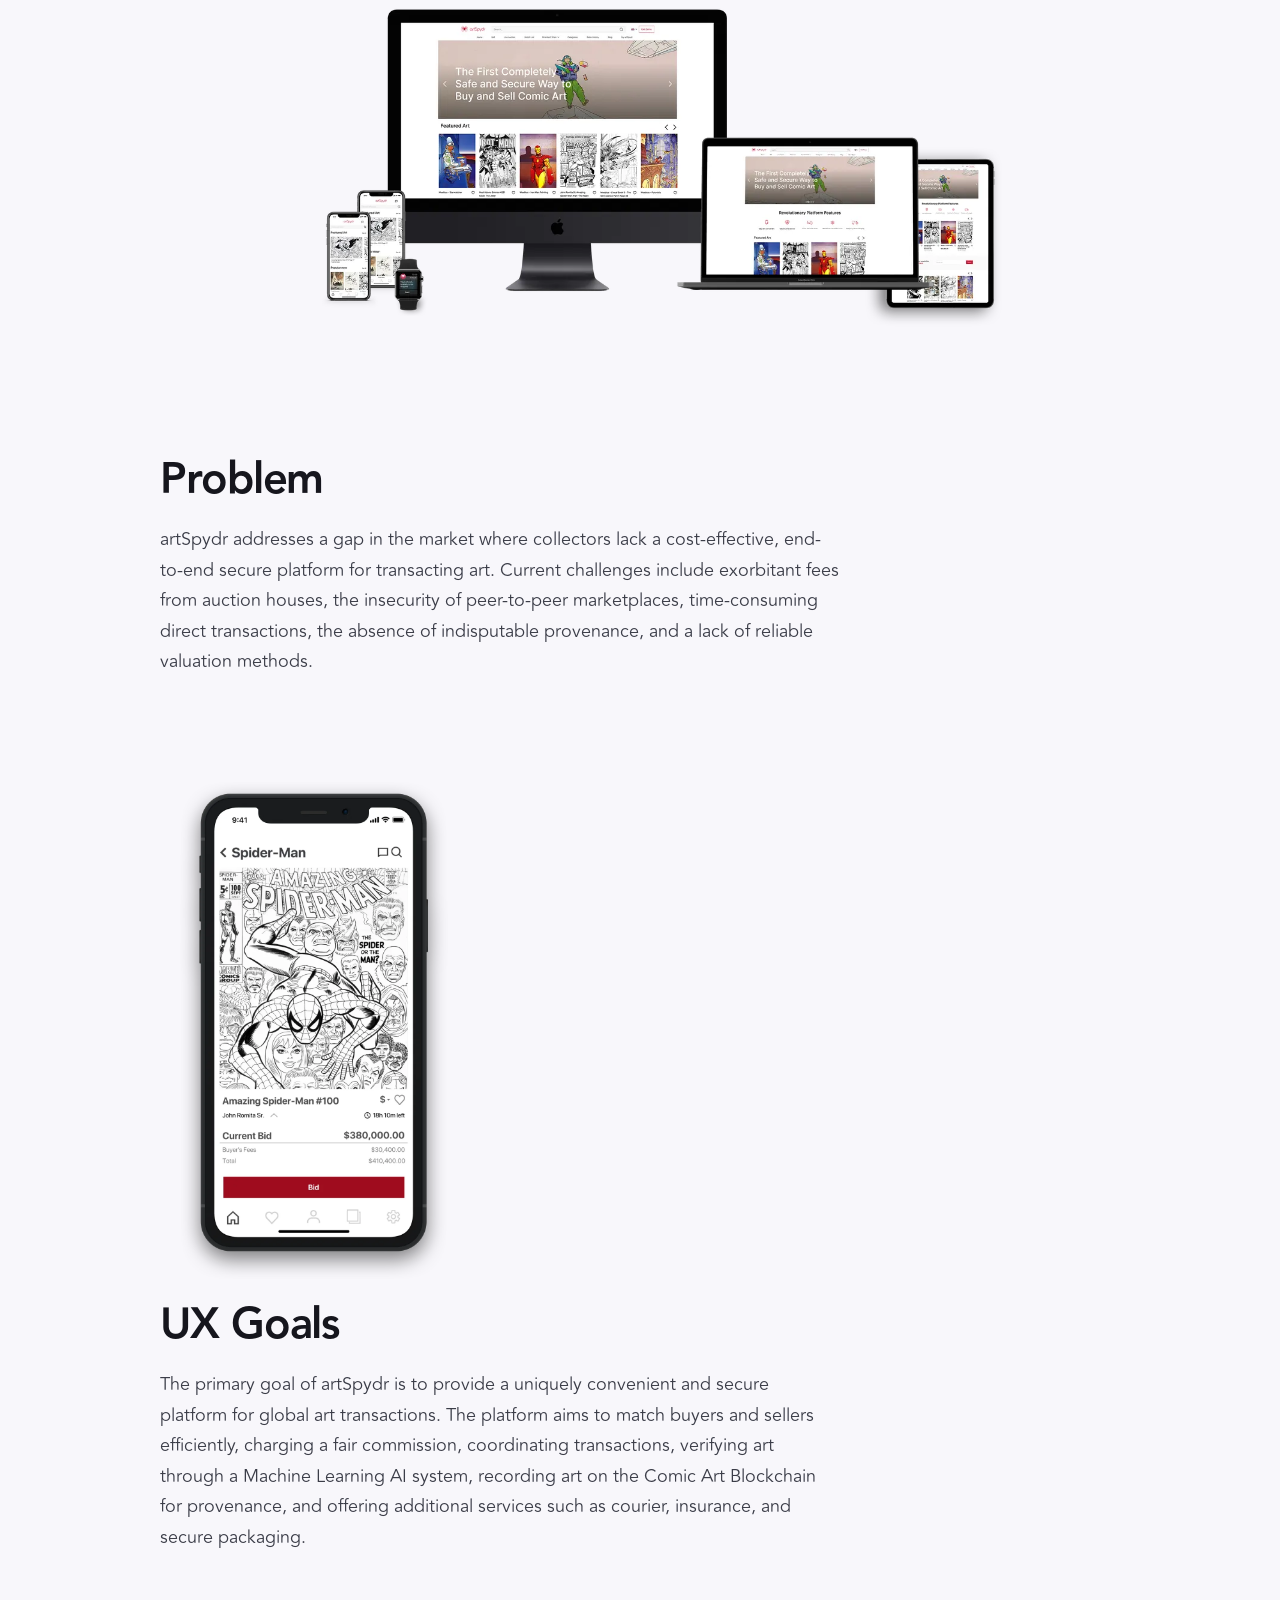
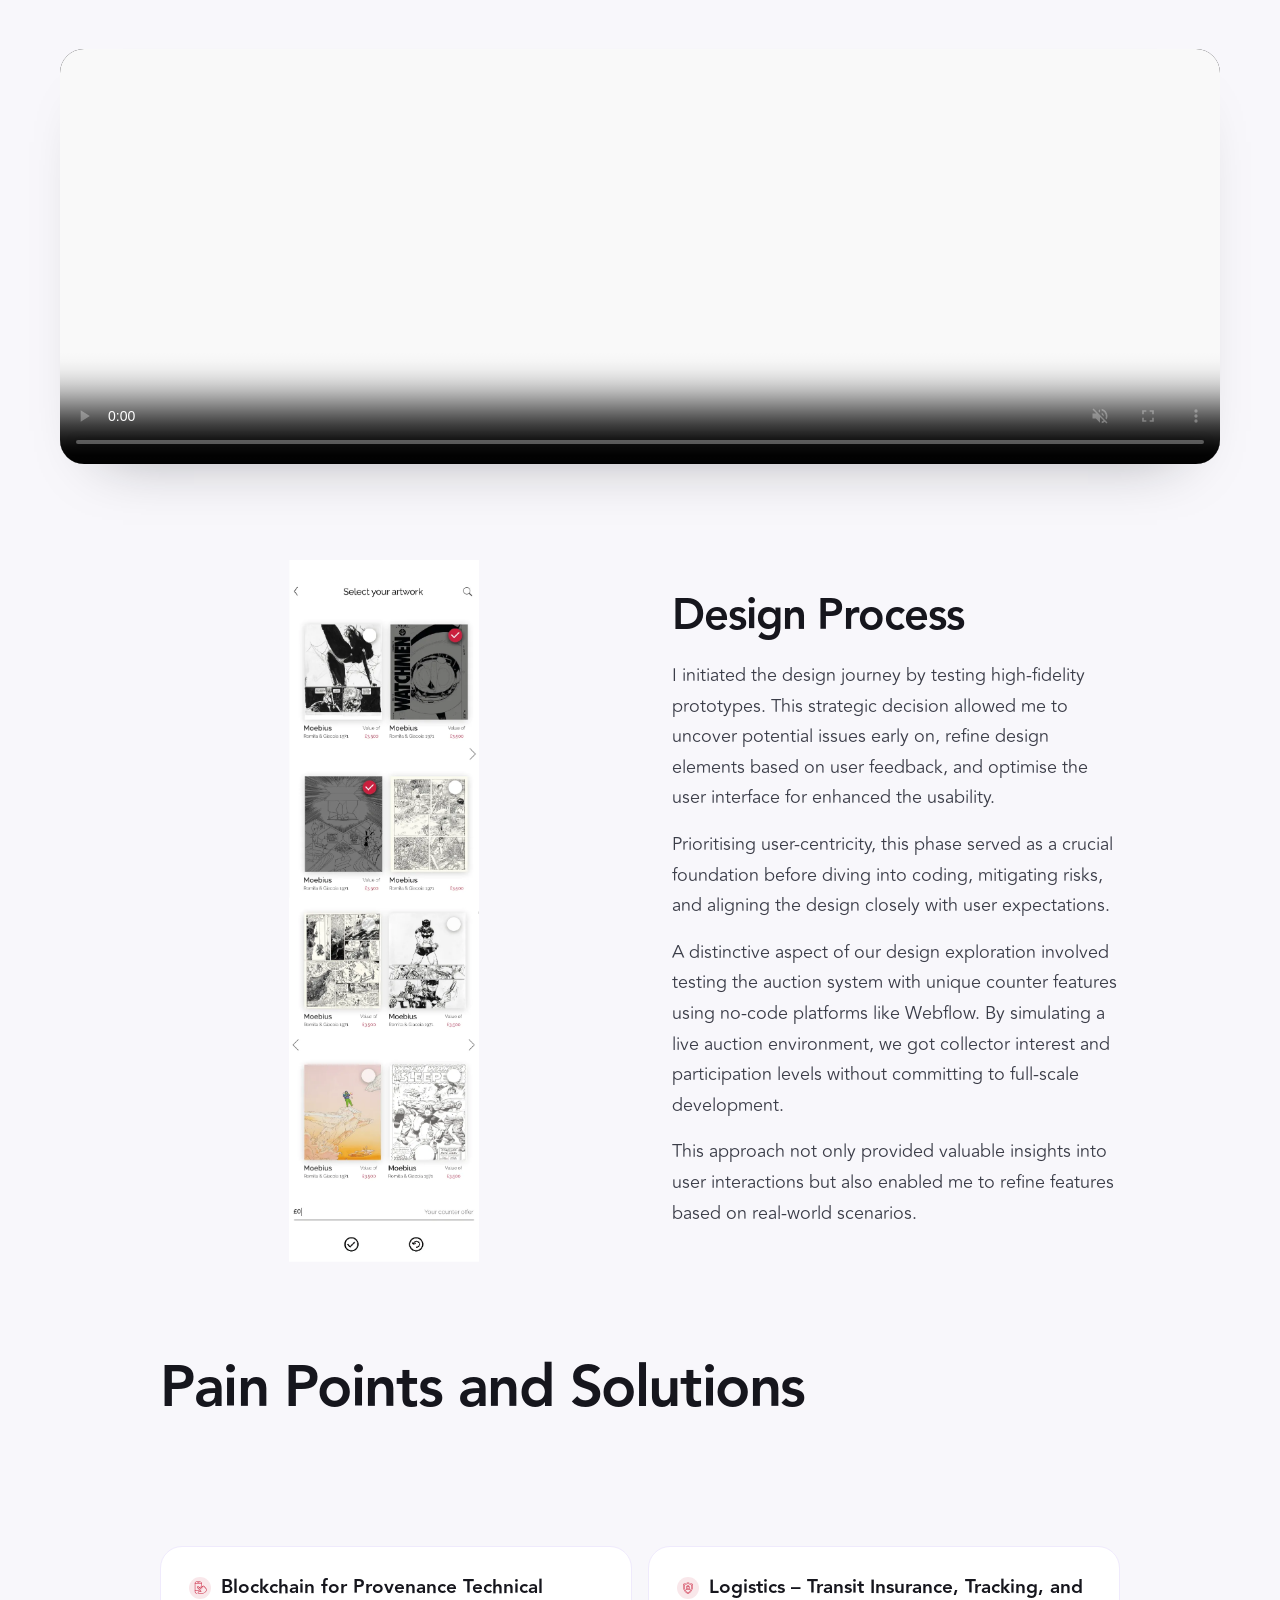
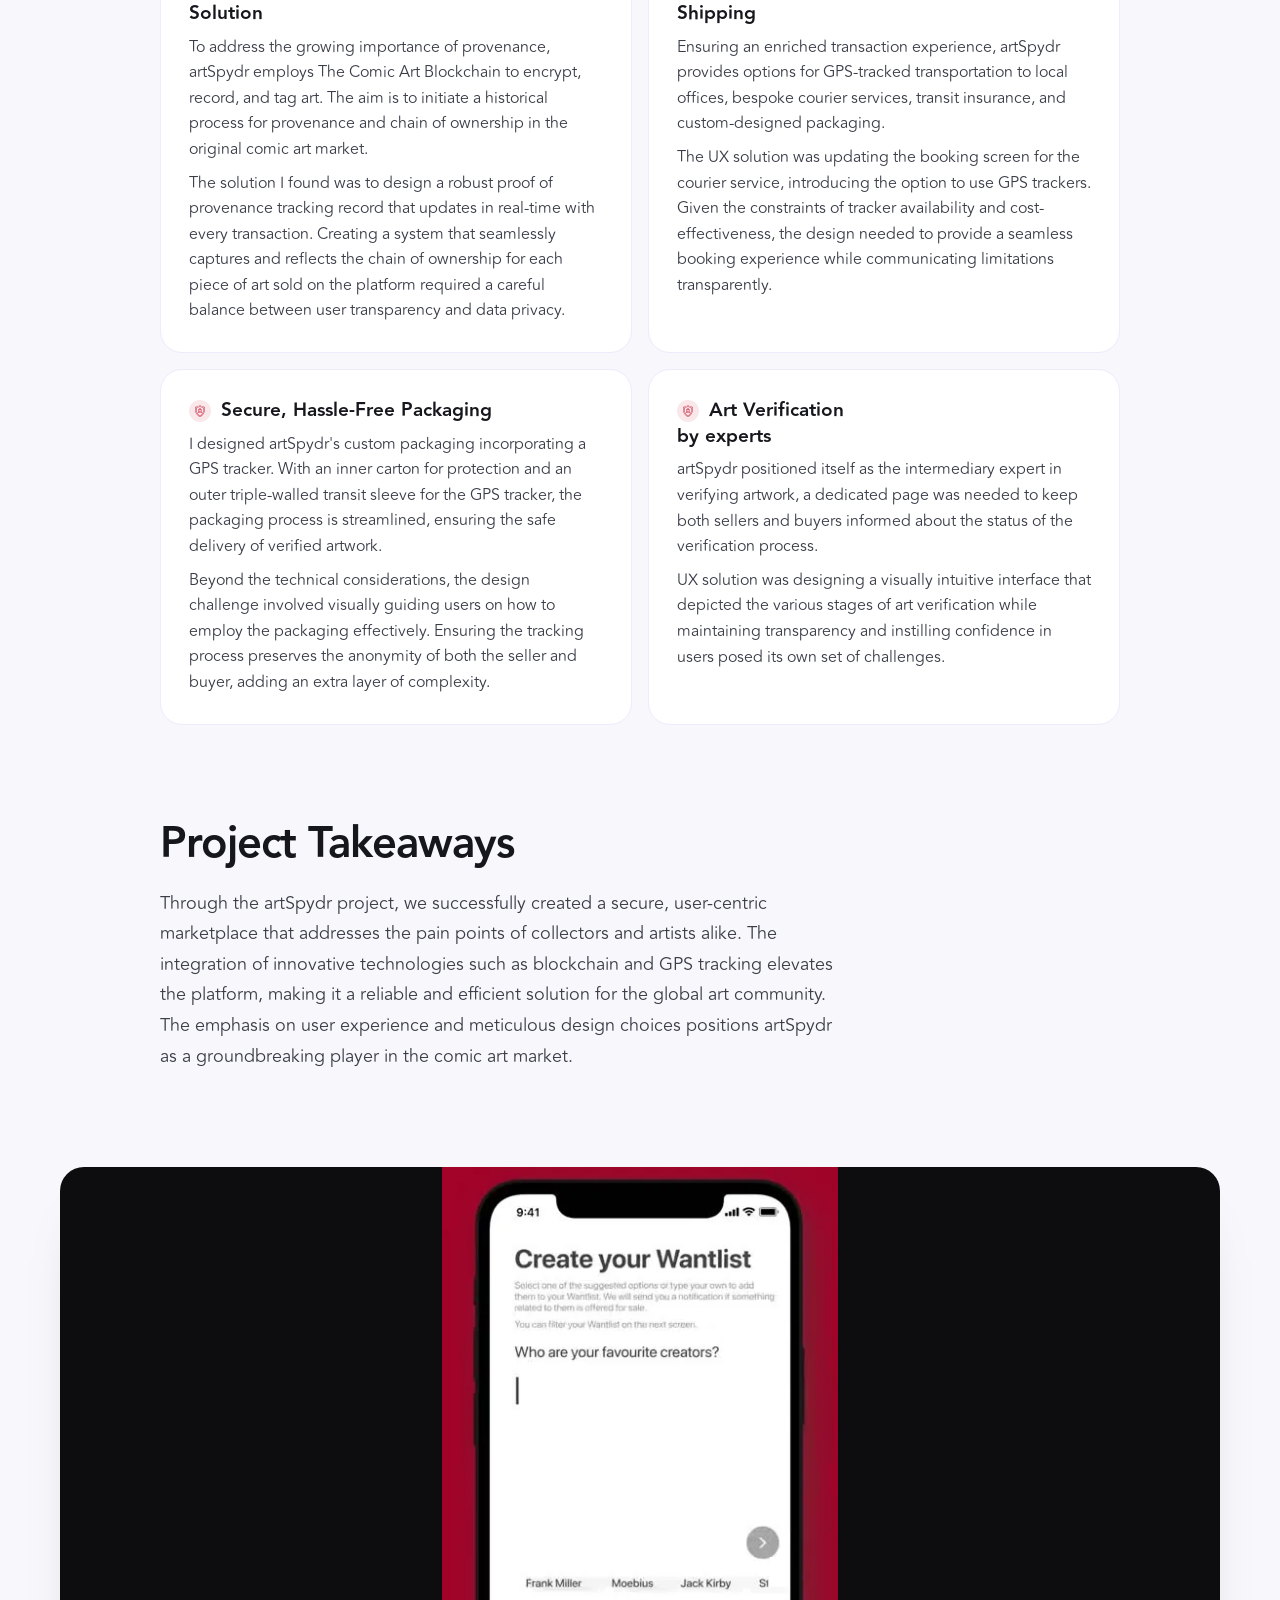
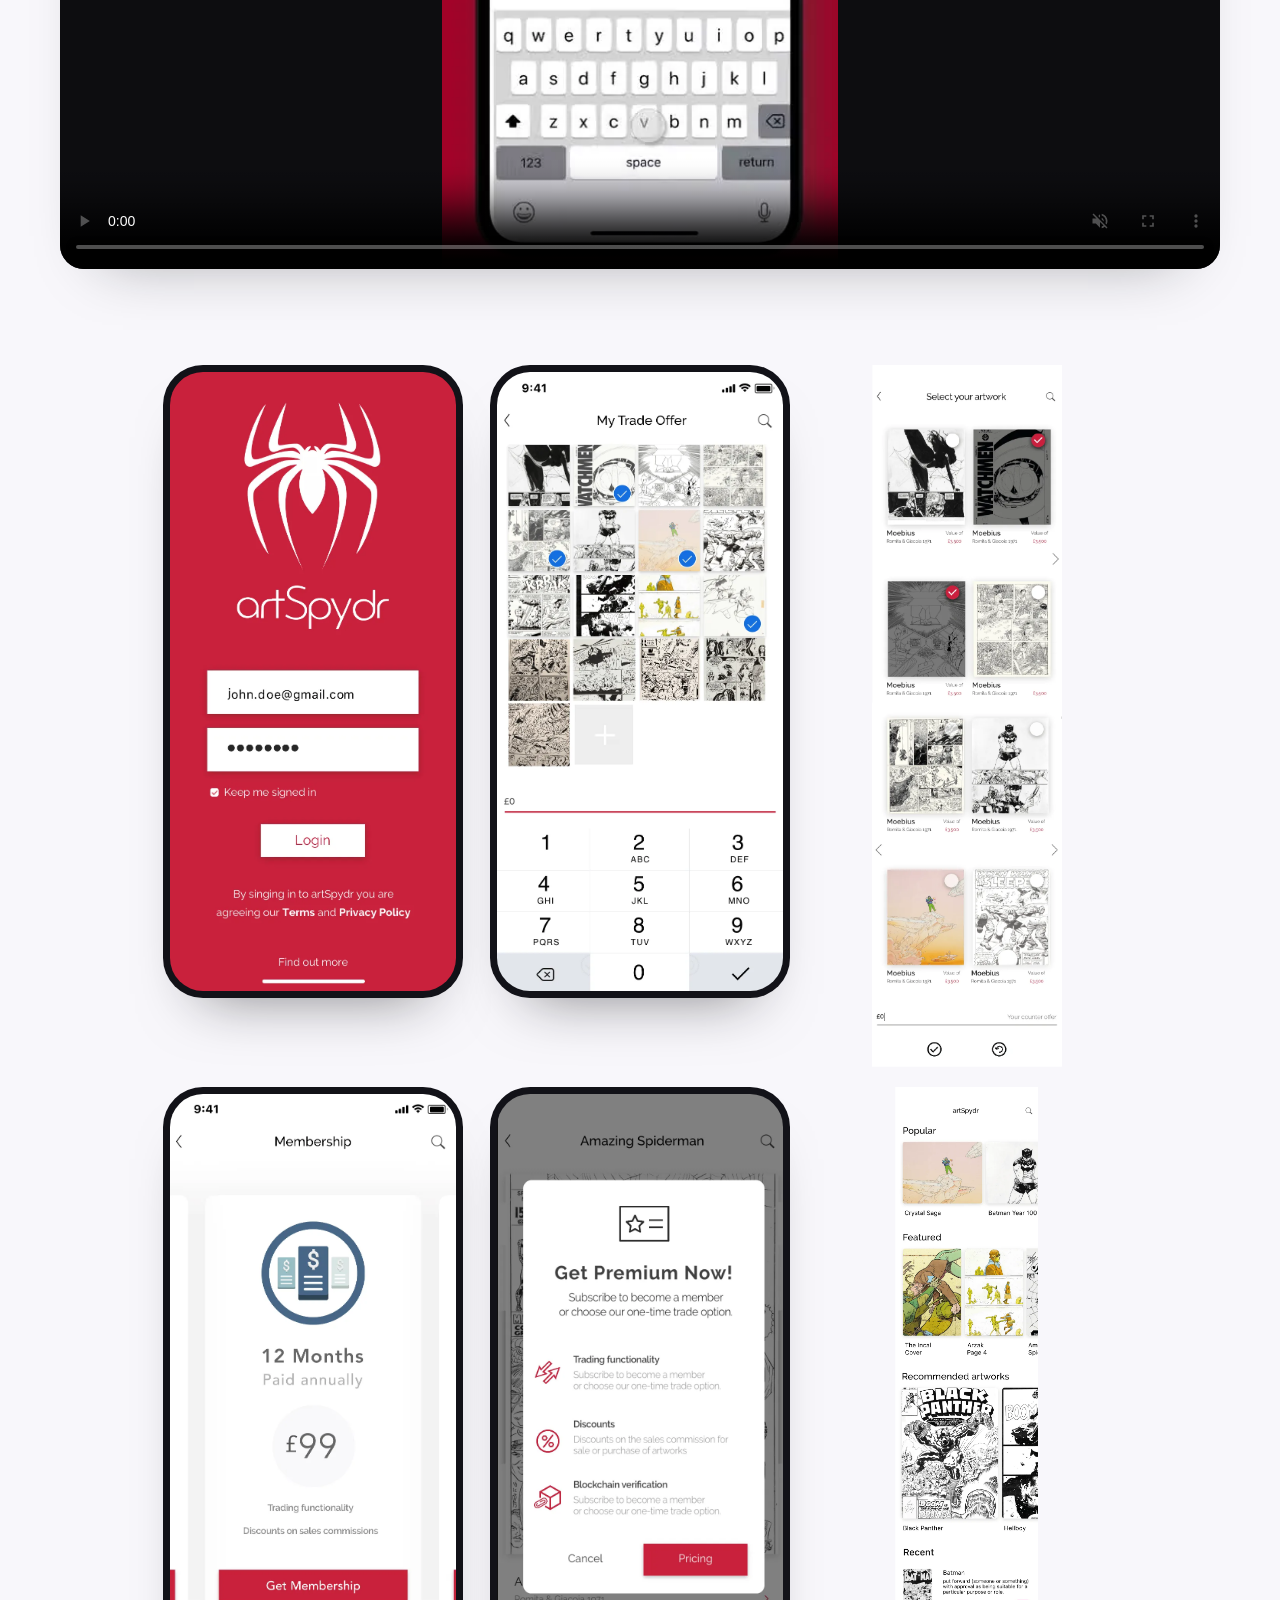
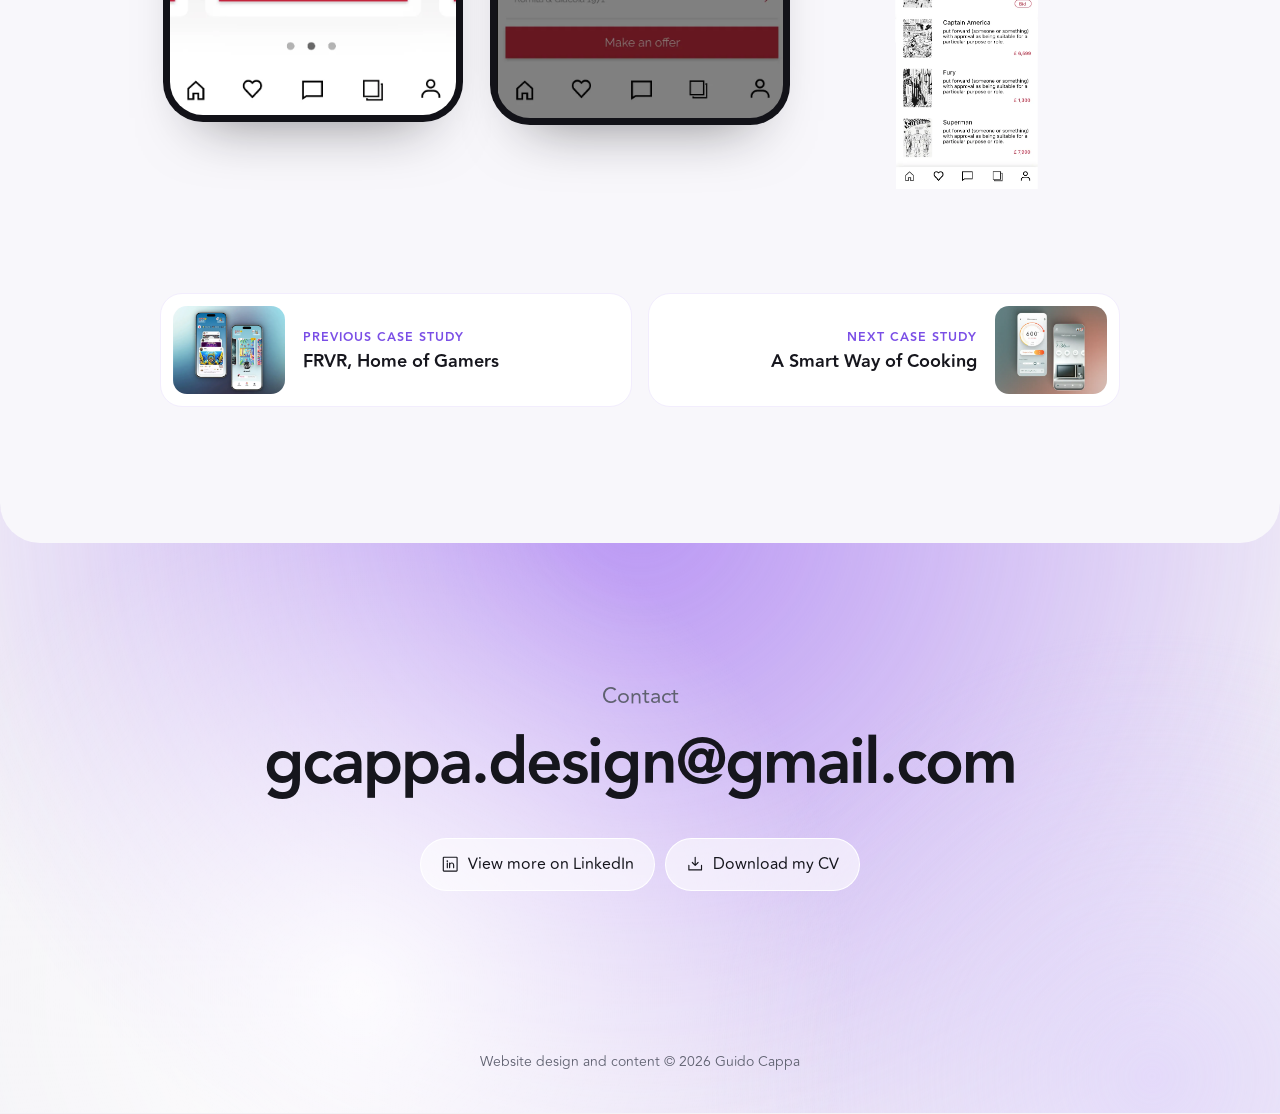
<file: work/artspydr/index.html>
<!doctype html>
<html lang="en">
<head>
<meta charset="utf-8">
<meta name="viewport" content="width=device-width, initial-scale=1">
<title>artSpydr – Guido Cappa</title>
<meta name="description" content="Designed user-centric marketplace features that boosted engagement and supported successful fundraising">
<meta name="theme-color" content="#f4f3f7">
<link rel="icon" href="../../assets/img/favicon.png">
<link rel="preload" href="../../assets/fonts/avenir-heavy.ttf" as="font" type="font/ttf" crossorigin>
<link rel="preload" href="../../assets/fonts/avenir-book.ttf" as="font" type="font/ttf" crossorigin>
<link rel="stylesheet" href="../../assets/css/site.css?v=202611161654">
<link rel="stylesheet" href="../../assets/css/page.css?v=202611161654">
<script>document.documentElement.classList.add('js');</script>
</head>
<body class="page">

<svg width="0" height="0" style="position:absolute" aria-hidden="true">
  <symbol id="i-arrow-up" viewBox="0 0 256 256"><path fill="currentColor" d="M205.66,117.66a8,8,0,0,1-11.32,0L136,59.31V216a8,8,0,0,1-16,0V59.31L61.66,117.66a8,8,0,0,1-11.32-11.32l72-72a8,8,0,0,1,11.32,0l72,72A8,8,0,0,1,205.66,117.66Z"/></symbol>
  <symbol id="i-arrow-up-right" viewBox="0 0 256 256"><path fill="currentColor" d="M200,64V168a8,8,0,0,1-16,0V83.31L69.66,197.66a8,8,0,0,1-11.32-11.32L172.69,72H88a8,8,0,0,1,0-16H192A8,8,0,0,1,200,64Z"/></symbol>
  <symbol id="i-envelope" viewBox="0 0 256 256"><path fill="currentColor" d="M224,48H32a8,8,0,0,0-8,8V192a16,16,0,0,0,16,16H216a16,16,0,0,0,16-16V56A8,8,0,0,0,224,48ZM203.43,64,128,133.15,52.57,64ZM216,192H40V74.19l82.59,75.71a8,8,0,0,0,10.82,0L216,74.19V192Z"/></symbol>
  <symbol id="i-linkedin" viewBox="0 0 256 256"><path fill="currentColor" d="M216,24H40A16,16,0,0,0,24,40V216a16,16,0,0,0,16,16H216a16,16,0,0,0,16-16V40A16,16,0,0,0,216,24Zm0,192H40V40H216V216ZM96,112v64a8,8,0,0,1-16,0V112a8,8,0,0,1,16,0Zm88,28v36a8,8,0,0,1-16,0V140a20,20,0,0,0-40,0v36a8,8,0,0,1-16,0V112a8,8,0,0,1,15.79-1.78A36,36,0,0,1,184,140ZM100,84A12,12,0,1,1,88,72,12,12,0,0,1,100,84Z"/></symbol>
  <symbol id="i-download" viewBox="0 0 256 256"><path fill="currentColor" d="M224,144v64a8,8,0,0,1-8,8H40a8,8,0,0,1-8-8V144a8,8,0,0,1,16,0v56H208V144a8,8,0,0,1,16,0Zm-101.66,5.66a8,8,0,0,0,11.32,0l40-40a8,8,0,0,0-11.32-11.32L136,124.69V32a8,8,0,0,0-16,0v92.69L93.66,98.34a8,8,0,0,0-11.32,11.32Z"/></symbol>
</svg>

<header class="nav">
  <a class="nav__brand" href="../../" aria-label="Guido Cappa, home"><img src="../../assets/img/logo-gc.png" alt="" width="38" height="38"><span>guido cappa</span></a>
  <nav class="nav__links" aria-label="Main">
    <a href="../../about/">About</a>
    <a href="../../#work">Work</a>
    <a class="nav__cta" href="#contact">Contact</a>
  </nav>
</header>

<section class="phero">
  <div class="bg" aria-hidden="true"><i class="bg__blob"></i><i class="bg__blob"></i><i class="bg__blob"></i></div>
  <div class="phero__inner">
    <nav class="crumbs" aria-label="Breadcrumb"><a href="../../#work">Work</a><span aria-hidden="true">/</span><span aria-current="page">Artspydr, Trading Art Made Simple</span></nav>
    <h1>artSpydr</h1>
    <p class="phero__sub">Designed user-centric marketplace features that boosted engagement and supported successful fundraising</p>
    <dl class="phero__meta" style="--cols: 3"><div><dt>Timeline</dt><dd>Jan 2019 - Mar 2020</dd></div><div><dt>Platform</dt><dd>iOS - Web App</dd></div><div><dt>My Role</dt><dd>Product Designer</dd></div></dl>
    <dl class="phero__team"><dt>The Team</dt><dd>Graphic Designer &amp; CTO</dd></dl>
  </div>
</section>
<main class="stage cs">
<section class="cs-block cs-block--text reveal"><p data-tldr="artSpydr is a marketplace for original comic art, with blockchain proof it&#x27;s genuine.">artSpydr is a global peer-to-peer marketplace designed to facilitate the buying, selling, and trading of original comic art while ensuring authenticity through blockchain technology. artSpydr merges the accessibility of eBay with the assurance of an auction house, offering a reliable platform for art enthusiasts worldwide.</p></section><section class="cs-block cs-split cs-split--media-left reveal"><div class="cs-split__media"><div class="cs-frame"><img src="media/untitled-1.gif" width="800" height="700" loading="lazy" decoding="async" alt=""></div></div><div class="cs-split__text"><h2 class="cs-h">My Role</h2><p>As the product designer at artSpydr, I took care of market and user research, conducted user interviews, and crafted wireframes and prototypes.</p><p>Collaborating with a project manager, a CTO, and two React Native developers, I contributed to the design of the web and app interfaces, including a tracking system and bespoke branded packaging.</p><p>Noteworthy achievements include iterative design improvements driven by stakeholder input, securing funding, and addressing user pain points for enhanced engagement and satisfaction.</p></div></section><section class="cs-block cs-block--media reveal"><div class="cs-layers" style="aspect-ratio: 2953 / 1181"><img src="media/ipad.webp" width="1600" height="640" loading="lazy" decoding="async" alt=""><img src="media/imac.webp" width="1600" height="640" loading="lazy" decoding="async" alt=""><img src="media/iphone-xs-max.webp" width="1600" height="640" loading="lazy" decoding="async" alt=""><img src="media/iphone-xs.webp" width="1600" height="640" loading="lazy" decoding="async" alt=""><img src="media/macbook.webp" width="1600" height="640" loading="lazy" decoding="async" alt=""><img src="media/watch.webp" width="1600" height="640" loading="lazy" decoding="async" alt=""></div></section><section class="cs-block cs-block--text reveal"><h2 class="cs-h">Problem</h2><p data-tldr="Collectors faced high fees, risky deals and no proof of where art came from.">artSpydr addresses a gap in the market where collectors lack a cost-effective, end-to-end secure platform for transacting art. Current challenges include exorbitant fees from auction houses, the insecurity of peer-to-peer marketplaces, time-consuming direct transactions, the absence of indisputable provenance, and a lack of reliable valuation methods.</p></section><section class="cs-block cs-block--mixed reveal"><div class="cs-gallery cs-gallery--3"><div class="cs-frame cs-frame--clear"><img src="media/5ebc1dbb08c7b820966b8ac0-iphone-x-copy.webp" width="960" height="1600" loading="lazy" decoding="async" alt=""></div><div class="cs-frame cs-frame--clear"><img src="media/5ebc1da5263dddf90a358fcb-iphone-x-copy-2.webp" width="960" height="1600" loading="lazy" decoding="async" alt=""></div><div class="cs-frame cs-frame--clear"><img src="media/5ebc1dc7fc14a3b539497541-iphone-x.webp" width="960" height="1600" loading="lazy" decoding="async" alt=""></div></div><h2 class="cs-h">UX Goals</h2><p data-tldr="The goal: safe, fair art deals, with AI checks, blockchain records, shipping and insurance.">The primary goal of artSpydr is to provide a uniquely convenient and secure platform for global art transactions. The platform aims to match buyers and sellers efficiently, charging a fair commission, coordinating transactions, verifying art through a Machine Learning AI system, recording art on the Comic Art Blockchain for provenance, and offering additional services such as courier, insurance, and secure packaging.</p></section><section class="cs-block cs-wide reveal"><div class="cs-frame cs-frame--video"><video class="cs-video" src="media/machine-learning-ai-1.mp4" width="1279" height="458" poster="media/machine-learning-ai-1-2.webp" muted loop playsinline preload="none" data-autoplay aria-label="Product demo video"></video></div></section><section class="cs-block cs-split cs-split--media-left reveal"><div class="cs-split__media"><div class="cs-frame cs-frame--clear"><img src="media/5d629c61a93ad9cb8dcfeedb-screen1.webp" width="561" height="2070" loading="lazy" decoding="async" alt=""></div></div><div class="cs-split__text"><h2 class="cs-h">Design Process</h2><p data-tldr="I started by testing realistic prototypes, to catch problems early.">I initiated the design journey by testing high-fidelity prototypes. This strategic decision allowed me to uncover potential issues early on, refine design elements based on user feedback, and optimise the user interface for enhanced the usability.</p><p>Prioritising user-centricity, this phase served as a crucial foundation before diving into coding, mitigating risks, and aligning the design closely with user expectations.</p><p data-tldr="We tried the auction in Webflow first, before building it for real.">A distinctive aspect of our design exploration involved testing the auction system with unique counter features using no-code platforms like Webflow. By simulating a live auction environment, we got collector interest and participation levels without committing to full-scale development.</p><p>This approach not only provided valuable insights into user interactions but also enabled me to refine features based on real-world scenarios.</p></div></section><section class="cs-block cs-block--text reveal"><h2 class="cs-h cs-h--big">Pain Points and Solutions</h2></section><section class="cs-block cs-block--cards reveal"><div class="cs-cards cs-cards--4"><div class="cs-card"><h3><span class="cs-card__icon"><img src="media/5eaa950aff58f99d2eb36bde-yellow-icon-03.svg" loading="lazy" decoding="async" alt=""></span>Blockchain for Provenance Technical Solution</h3><p data-tldr="The Comic Art Blockchain records each piece and everyone who&#x27;s owned it.">To address the growing importance of provenance, artSpydr employs The Comic Art Blockchain to encrypt, record, and tag art. The aim is to initiate a historical process for provenance and chain of ownership in the original comic art market.</p><p data-tldr="The ownership record updates with every sale, balancing openness and privacy.">The solution I found was to design a robust proof of provenance tracking record that updates in real-time with every transaction. Creating a system that seamlessly captures and reflects the chain of ownership for each piece of art sold on the platform required a careful balance between user transparency and data privacy.</p></div><div class="cs-card"><h3><span class="cs-card__icon"><img src="media/5eaa950aff58f99d2eb36bde-yellow-icon-03-copy.svg" loading="lazy" decoding="async" alt=""></span><strong>Logistics – Transit Insurance, Tracking, and Shipping</strong></h3><p>Ensuring an enriched transaction experience, artSpydr provides options for GPS-tracked transportation to local offices, bespoke courier services, transit insurance, and custom-designed packaging.</p><p data-tldr="Booking a courier now offers GPS trackers, with the limits explained clearly.">The UX solution was updating the booking screen for the courier service, introducing the option to use GPS trackers. Given the constraints of tracker availability and cost-effectiveness, the design needed to provide a seamless booking experience while communicating limitations transparently.</p></div><div class="cs-card"><h3><span class="cs-card__icon"><img src="media/5eaa950aff58f99d2eb36bde-yellow-icon-03-copy.svg" loading="lazy" decoding="async" alt=""></span><strong>Secure, Hassle-Free Packaging</strong></h3><p data-tldr="I designed packaging with a GPS tracker, to get verified art there safely.">I designed artSpydr's custom packaging incorporating a GPS tracker. With an inner carton for protection and an outer triple-walled transit sleeve for the GPS tracker, the packaging process is streamlined, ensuring the safe delivery of verified artwork.</p><p data-tldr="Clear visuals show how to pack it, while keeping buyer and seller anonymous.">Beyond the technical considerations, the design challenge involved visually guiding users on how to employ the packaging effectively. Ensuring the tracking process preserves the anonymity of both the seller and buyer, adding an extra layer of complexity.</p></div><div class="cs-card"><h3><span class="cs-card__icon"><img src="media/5eaa950aff58f99d2eb36bde-yellow-icon-03-copy.svg" loading="lazy" decoding="async" alt=""></span><strong>Art Verification<br>by experts</strong></h3><p>artSpydr positioned itself as the intermediary expert in verifying artwork, a dedicated page was needed to keep both sellers and buyers informed about the status of the verification process.</p><p data-tldr="Showing each step of verification clearly is what gives people confidence.">UX solution was designing a visually intuitive interface that depicted the various stages of art verification while maintaining transparency and instilling confidence in users posed its own set of challenges.</p></div></div></section><section class="cs-block cs-block--text reveal"><h2 class="cs-h">Project Takeaways</h2><p data-tldr="artSpydr became a secure marketplace for comic art, using blockchain and GPS tracking.">Through the artSpydr project, we successfully created a secure, user-centric marketplace that addresses the pain points of collectors and artists alike. The integration of innovative technologies such as blockchain and GPS tracking elevates the platform, making it a reliable and efficient solution for the global art community. The emphasis on user experience and meticulous design choices positions artSpydr as a groundbreaking player in the comic art market.</p></section><section class="cs-block cs-wide reveal"><div class="cs-frame cs-frame--video"><video class="cs-video" src="media/full-demo-artspydr.mp4" width="405" height="720" poster="media/full-demo-artspydr-2.webp" muted loop playsinline preload="none" data-autoplay aria-label="Product demo video"></video></div></section><section class="cs-block cs-block--media reveal"><div class="cs-gallery cs-gallery--3"><div class="cs-phone"><img src="media/5d627071a93ad97130cf5824-img-0104.webp" width="747" height="1617" loading="lazy" decoding="async" alt=""></div><div class="cs-phone"><img src="media/5d629d0b18659f06170438f5-img-0098.webp" width="747" height="1616" loading="lazy" decoding="async" alt=""></div><div class="cs-frame cs-frame--clear"><img src="media/5d629c61a93ad9cb8dcfeedb-screen1.webp" width="561" height="2070" loading="lazy" decoding="async" alt=""></div><div class="cs-phone"><img src="media/5d626d2ca93ad9a075cf5238-img-0091.webp" width="743" height="1612" loading="lazy" decoding="async" alt=""></div><div class="cs-phone"><img src="media/5d626d3a5bf4d84f6f25702f-img-0090.webp" width="742" height="1618" loading="lazy" decoding="async" alt=""></div><div class="cs-frame cs-frame--clear"><img src="media/5d629acfad30d3b23a37ea2c-screen.webp" width="561" height="2745" loading="lazy" decoding="async" alt=""></div></div></section>
<nav class="pn reveal" aria-label="More case studies"><a class="pn__card pn__card--prev" href="../../frvr-home-of-gamers/"><img src="../../assets/img/work/frvr-800.webp" width="800" height="633" loading="lazy" alt=""><span><small>Previous case study</small><b>FRVR, Home of Gamers</b></span></a><a class="pn__card pn__card--next" href="../../smart-microwave-case-study/"><img src="../../assets/img/work/microwave-800.webp" width="800" height="633" loading="lazy" alt=""><span><small>Next case study</small><b>A Smart Way of Cooking</b></span></a></nav>
</main>

<footer class="foot" id="contact">
  <div class="bg bg--foot" aria-hidden="true"><i class="bg__blob"></i><i class="bg__blob"></i><i class="bg__blob"></i></div>
  <div class="foot__inner">
    <h2>Contact</h2>
    <a class="foot__mail" href="mailto:gcappa.design@gmail.com">gcappa.design@gmail.com</a>
    <div class="foot__links">
      <a class="chip" href="https://www.linkedin.com/in/guidocappa/" target="_blank" rel="noopener"><svg class="icon" aria-hidden="true"><use href="#i-linkedin"/></svg>View more on LinkedIn</a>
      <a class="chip" href="https://drive.google.com/file/d/15bHLeHBrdMc0MzU9YChnHQD7r2aeO82U/view?usp=sharing" target="_blank" rel="noopener"><svg class="icon" aria-hidden="true"><use href="#i-download"/></svg>Download my CV</a>
    </div>
    <p class="foot__legal">Website design and content © 2026 Guido Cappa</p>
  </div>
</footer>

<script src="../../assets/js/page.js?v=202611161654" defer></script>
<script src="../../assets/js/eyes.js?v=202611161654" defer></script>
</body>
</html>
</file>
<file: assets/css/site.css>
/* guidocappa.com
   Look: Lilac. Almost-white grey with a lilac glow, frosted white glass, dark ink; a cool white page underneath.
   Type: Avenir (the family already used on the previous site), self-hosted.
   Motion: slow. Words blur into focus, a pair of eyes leads the way, a chat plays by itself. */

@font-face { font-family: "Avenir"; src: url("../fonts/avenir-light.ttf") format("truetype"); font-weight: 300; font-display: swap; }
@font-face { font-family: "Avenir"; src: url("../fonts/avenir-book.ttf") format("truetype"); font-weight: 400; font-display: swap; }
@font-face { font-family: "Avenir"; src: url("../fonts/avenir-roman.ttf") format("truetype"); font-weight: 500; font-display: swap; }
@font-face { font-family: "Avenir"; src: url("../fonts/avenir-heavy.ttf") format("truetype"); font-weight: 800; font-display: swap; }
@font-face { font-family: "Avenir"; src: url("../fonts/avenir-black.ttf") format("truetype"); font-weight: 900; font-display: swap; }
@font-face { font-family: "Campton"; src: url("../fonts/campton-light.otf") format("opentype"); font-weight: 300; font-display: swap; }

:root {
  /* hero and footer */
  --bg: #f4f3f7;
  --fg: #16161d;
  --fg-muted: #5f6170;
  --glass: rgb(255 255 255 / 0.6);
  --glass-strong: rgb(255 255 255 / 0.92);
  --line: rgb(255 255 255 / 0.95);
  --me-bg: color-mix(in srgb, var(--accent) 4%, #fff);     /* your messages: white with a hint of lilac, like Guido's cards */
  --me-line: color-mix(in srgb, var(--accent) 16%, #fff);
  --me-fg: #16161d;
  --frame: #ffffff;
  /* the eyes, when they are white over a dark picture */
  --glow: drop-shadow(0 1px 1.5px rgb(0 0 0 / 0.35)) drop-shadow(0 0 4px color-mix(in srgb, var(--accent) 90%, transparent)) drop-shadow(0 0 10px color-mix(in srgb, var(--accent) 45%, transparent));

  --paper: #f8f7fb;
  --paper-2: #ebe8f2;
  --text: #16161d;
  --text-muted: #5f6170;
  --accent: #7a4ee6;        /* caret, cursor, pen marks, the send button */
  --accent-ink: #7a4ee6;    /* focus ring */
  --chip: #ece5fc;          /* the Contact button, the send button while empty */
  --chip-ink: #5f33cf;

  --font: "Avenir", "Avenir Next", "Nunito Sans", ui-sans-serif, system-ui, -apple-system, "Helvetica Neue", Arial, sans-serif;

  --ease-out: cubic-bezier(0.23, 1, 0.32, 1);
  --ease-in-out: cubic-bezier(0.77, 0, 0.175, 1);

  --r-card: 22px;
  --r-pill: 999px;
  --page: min(1240px, 100% - 48px);       /* nav and hero */
  --content: min(960px, 100% - 48px);     /* everything below the hero */
  --chat-w: min(600px, calc(100vw - 48px));
  --bar-h: 58px;
  --bar-r: 24px;       /* the bar's corners */
  --send-w: 40px;      /* the send button's size */
  --reel-w: min(860px, calc(100vw - 48px));
  --reel-h: calc(var(--reel-w) * 0.5625 + 16px);

  /* intro timeline (first visit): slow on purpose */
  --t-sky: 0s;
  --t-eyes: 0.7s;
  --t-h1: 1.1s;
  --t-sub: 2.7s;
  --t-bar: 3.6s;
  --t-open: 4s;
  --t-reel: 4.2s;
  --t-chat: 5.6s;
  --word-dur: 1.5s;
  --word-gap: 240ms;

  /* z scale: sky 0, hero content 2, stage 3, nav 40, mascot beside the cursor 45 */
}
/* later visits in the same session: a shorter version of the same intro */
.intro-fast {
  --t-sky: 0s; --t-eyes: 0.2s; --t-h1: 0.3s; --t-sub: 1.1s; --t-bar: 1s; --t-open: 1.2s; --t-reel: 1.2s; --t-chat: 2.2s;
  --word-dur: 0.9s; --word-gap: 90ms;
}

*, *::before, *::after { box-sizing: border-box; }
html { -webkit-text-size-adjust: 100%; scroll-behavior: smooth; scroll-padding-top: 96px; }
body {
  margin: 0;
  background: var(--bg);
  color: var(--text);
  font-family: var(--font);
  font-size: 17px;
  font-weight: 400;
  line-height: 1.6;
  -webkit-font-smoothing: antialiased;
  text-rendering: optimizeLegibility;
}
img, video, svg { display: block; max-width: 100%; }
a { color: inherit; text-decoration: none; }
button { font: inherit; color: inherit; }
h1, h2, h3, p, figure { margin: 0; }
[hidden] { display: none !important; }
:focus-visible { outline: 2px solid var(--accent-ink); outline-offset: 3px; border-radius: 8px; }
.hero :focus-visible, .nav :focus-visible, .foot :focus-visible { outline-color: var(--accent); }
.sr-only {
  position: absolute; width: 1px; height: 1px; margin: -1px; padding: 0;
  overflow: hidden; clip-path: inset(50%); white-space: nowrap; border: 0;
}
.icon { width: 1.15em; height: 1.15em; flex: none; }

@keyframes fade-in { from { opacity: 0; } }

/* ---------- Words that blur into focus ---------- */
.w { display: inline-block; }
.js .words:not(.is-split) { opacity: 0; }
.js .words .w {
  opacity: 0; filter: blur(16px); transform: translateY(0.18em);
  animation: word-in var(--word-dur) var(--ease-out) forwards;
  animation-delay: calc(var(--d, 0s) + var(--i) * var(--word-gap));
}
.js .words[data-reveal] .w { animation-play-state: paused; }
.js .words[data-reveal].is-in .w { animation-play-state: running; }
@keyframes word-in { to { opacity: 1; filter: blur(0); transform: none; } }

/* ---------- Nav ---------- */
.nav {
  position: fixed; top: 16px; left: 50%; z-index: 40;
  width: var(--page); height: 60px; transform: translateX(-50%);
  display: flex; align-items: center; justify-content: space-between;
  padding: 0 10px 0 12px;
  border-radius: var(--r-pill);
  background: rgb(255 255 255 / 0.58);
  border: 1px solid rgb(255 255 255 / 0.95);
  box-shadow: 0 12px 32px -20px rgb(0 0 0 / 0.2);
  -webkit-backdrop-filter: blur(22px) saturate(160%);
  backdrop-filter: blur(22px) saturate(160%);
  color: var(--fg);
}
.js .nav { animation: fade-in 1.2s ease backwards; animation-delay: var(--t-eyes); }
.nav__brand { display: flex; align-items: center; gap: 12px; font-family: "Campton", var(--font); font-size: 21px; font-weight: 300; letter-spacing: 0.01em; }
.nav__brand img { width: 38px; height: 38px; }
.nav__links { display: flex; align-items: center; gap: 4px; font-size: 15px; font-weight: 500; }
.nav__links a { padding: 9px 16px; border-radius: var(--r-pill); transition: background-color 0.2s ease, transform 0.14s var(--ease-out); }
.nav__links a.nav__cta { background: var(--chip); color: var(--chip-ink); }
.nav__links a:active { transform: scale(0.97); }
@media (hover: hover) and (pointer: fine) {
  .nav__links a:hover { background: rgb(18 19 22 / 0.06); }
  .nav__links a.nav__cta:hover { background: color-mix(in srgb, var(--chip) 85%, var(--chip-ink)); }
}
@media (max-width: 520px) {
  .nav__brand span { display: none; }
  .nav__links a { padding: 9px 13px; }
}

/* ---------- Background: almost-white grey with a lilac glow rising from below ----------
   Three soft colour blobs that drift slowly; the footer has the same, upside down. */
.bg { position: absolute; inset: 0; overflow: hidden; pointer-events: none; }
.bg > * { position: absolute; }
.bg--foot { transform: scaleY(-1); }   /* the footer mirrors the hero: what sits at the top there sits at the bottom here */
.js .bg { animation: bg-in 2.4s ease backwards; animation-delay: var(--t-sky); }
@keyframes bg-in { from { opacity: 0; } }
.bg__blob {
  left: var(--x); top: var(--y);
  width: var(--s); aspect-ratio: 1; margin: calc(var(--s) / -2) 0 0 calc(var(--s) / -2);
  border-radius: 50%;
  background: radial-gradient(closest-side, var(--c), transparent);
  opacity: var(--o);
  animation: drift var(--t, 32s) ease-in-out infinite alternate;
  will-change: transform;
}
@keyframes drift {
  from { transform: translate3d(calc(var(--dx, 5%) * -1), calc(var(--dy, 4%) * -1), 0) scale(0.94); }
  to { transform: translate3d(var(--dx, 5%), var(--dy, 4%), 0) scale(1.07); }
}
.bg__blob:nth-child(1) { --c: #a97cf3; --x: 50%; --y: 100%; --s: min(1500px, 170vw); --o: 0.78; --t: 36s; --dx: 3%; --dy: -3%; }
.bg__blob:nth-child(2) { --c: #ddd0fb; --x: 90%; --y: 6%; --s: min(900px, 120vw); --o: 0.7; --t: 42s; }
.bg__blob:nth-child(3) { --c: #ffffff; --x: 28%; --y: 20%; --s: min(1000px, 130vw); --o: 0.9; --t: 33s; }


/* ---------- Hero ---------- */
.hero { position: relative; background: var(--bg); color: var(--fg); transition: background-color 0.6s ease; padding-bottom: calc(var(--reel-h) * 0.5 + 80px); }
.hero__inner { position: relative; z-index: 2; width: var(--page); margin: 0 auto; }
/* the hero fills the screen from the start; the showreel waits just below the fold */
.hero__top {
  height: max(600px, calc(100svh - 24px));
  display: grid; grid-template-columns: minmax(0, 1fr); grid-template-rows: minmax(0, 1fr) auto; justify-items: center;
  padding: var(--nav-clear) 0 4px;
  --nav-clear: 76px;     /* the navbar's bottom edge: 16px from the top + 60px tall */
}
/* one scrolling column from the navbar down to the bar: the headline at the top, the chat under it.
   The chat keeps the newest message in view, so as it grows the headline moves up out of sight; scrolling up brings it back.
   16px wider than the page on each side so glows near the edges are not cut off; it runs 26px under the bar. */
.chat {
  justify-self: stretch; min-height: 0;
  margin: 0 -16px -26px; padding: 0 16px;
  overflow: hidden auto; scrollbar-width: none;
  -webkit-mask-image: linear-gradient(to bottom, transparent 0, #000 40px);
  mask-image: linear-gradient(to bottom, transparent 0, #000 40px);
}
.chat::-webkit-scrollbar { display: none; }
.chat__inner { min-height: 100%; display: flex; flex-direction: column; }
/* the headline stays at the top; the chat sits at the bottom, by the bar, until it fills the space between */
.intro { margin-bottom: auto; padding-top: 44px; text-align: center; }
.intro h1 { padding-bottom: 0.08em; font-size: clamp(52px, 7vw, 100px); font-weight: 800; line-height: 1.02; letter-spacing: -0.03em; text-wrap: balance; }   /* padding: room for the "g" inside the fold's clip */
/* the headline types itself, letter by letter; every letter is laid out from the start so nothing shifts */
.js .typed:not(.is-split) { opacity: 0; }
.typed .tw-c { position: relative; }
.js .typed .tw-c:not(.on) { opacity: 0; }
.typed .tw-c.is-cur::after {
  content: ""; position: absolute; left: 100%; top: 0.14em; bottom: 0.1em; width: 0.07em; margin-left: 0.05em;
  border-radius: 2px; background: var(--accent); animation: caret 1s steps(2, start) infinite;
}
.intro__sub {
  --d: var(--t-sub); --word-gap: 45ms; --word-dur: 1.2s;
  margin: 0 auto; padding: 18px 0 0; max-width: 31em;
  font-size: clamp(18px, 1.5vw, 21px); font-weight: 400; line-height: 1.45; color: var(--fg-muted);
  text-wrap: balance;
}
.intro-fast .intro__sub { --word-gap: 16ms; --word-dur: 0.7s; }

/* ---------- Mascot: just a pair of glowing eyes ----------
   It has no fixed home. It sits inside whatever it is visiting (the headline,
   the showreel, a project) or inside .mascot-cursor, which follows the pointer. */
.mascot { position: absolute; left: 0; top: 0; z-index: 2; width: 34px; height: 32px; color: #fff; pointer-events: none; }
.mascot svg {
  width: 100%; height: 100%; overflow: visible; fill: currentColor;
  filter: var(--glow);
  transition: filter 0.4s ease;
}
.mascot.is-light { color: var(--text); }
.mascot.is-light svg { filter: none; }
.mascot svg, .mascot { transition: color 0.4s ease; }
.mascot-home { position: relative; width: 34px; height: 32px; margin: 0 auto 26px; }
.mascot-cursor { position: fixed; left: 0; top: 0; z-index: 45; pointer-events: none; will-change: transform; }
.project__media > .mascot, .reel__frame > .mascot { left: 18px; top: 18px; }

.m-eye { transform-box: fill-box; transform-origin: 50% 60%; }
.m-open { transform-box: fill-box; transform-origin: center; transition: opacity 0.22s ease, transform 0.35s var(--ease-out); }
/* over a link or button the eyes open a little wider */
.mascot.is-keen .m-open { transform: scale(1.14); }
.mascot svg { transform-origin: center; }
.m-flat, .m-happy, .m-spark, .m-mouth > * { transition: opacity 0.22s ease; }
.m-mouth > * { opacity: 0; }
.mascot[data-mood="wink"] .m-smile, .mascot[data-mood="happy"] .m-smile, .mascot[data-mood="spark"] .m-smile, .mascot[data-mood="think"] .m-hmm { opacity: 1; }
.m-flat, .m-happy, .m-spark { opacity: 0; }
.mascot:not([data-mood="calm"]):not([data-mood="wink"]) .m-open { opacity: 0; }
.mascot[data-mood="think"] .m-flat, .mascot[data-mood="happy"] .m-happy, .mascot[data-mood="spark"] .m-spark { opacity: 1; }
/* on a case-study picture the eyes turn into two sparkles: they pop in with a little twist, the right one a beat after the left */
.m-spark path { transform-box: fill-box; transform-origin: center; }
.mascot[data-mood="spark"] .m-spark path { animation: twinkle 1.1s var(--ease-out) backwards; }
.mascot[data-mood="spark"] .m-spark path + path { animation-delay: 0.09s; }
@keyframes twinkle { 0% { transform: scale(0.3) rotate(-40deg); } 45% { transform: scale(1.18) rotate(6deg); } 100% { transform: none; } }
/* first appearance: the eyes open */
.js .mascot-home > .mascot:not(.is-ready) { animation: eyes-in 1.1s var(--ease-out) backwards; animation-delay: var(--t-eyes); }
@keyframes eyes-in { 0% { opacity: 0; transform: scaleY(0.1); } 40% { opacity: 1; transform: scaleY(0.1); } 100% { transform: none; } }

/* what it says, right beside it: one bubble per line, the newest level with the eyes, an older one above */
.say {
  position: fixed; left: 0; top: 0; z-index: 46; pointer-events: none;   /* placed with `translate` by site.js, always inside the window */
  display: flex; flex-direction: column; align-items: flex-start; gap: 6px;
  width: max-content; max-width: min(230px, calc(100vw - 24px));
}
.say.is-left { align-items: flex-end; }
.say.is-away { visibility: hidden; }   /* the eyes are off screen */
.say__line {
  max-width: 100%; padding: 7px 12px;
  border-radius: 13px 13px 13px 4px;
  background: #15161a; color: #f2f3f5; border: 1px solid rgb(255 255 255 / 0.16);
  font-size: 13.5px; font-weight: 500; line-height: 1.35; text-align: left;
  opacity: 0; transform: scale(0.92); transform-origin: 0 50%;
  transition: opacity 0.3s ease, transform 0.4s var(--ease-out);
}
.say__line.is-on { opacity: 1; transform: none; }
.say__line.is-on:not(:last-child) { opacity: 0.78; }   /* the older line steps back a little */
.say.is-left .say__line { border-radius: 13px 13px 4px 13px; transform-origin: 100% 50%; }
.dots { display: inline-flex; gap: 5px; padding: 6px 2px; }
.dots i { width: 6px; height: 6px; border-radius: 50%; background: currentColor; opacity: 0.3; animation: dot 1.1s ease-in-out 3; }
.dots i:nth-child(2) { animation-delay: 0.18s; }
.dots i:nth-child(3) { animation-delay: 0.36s; }
@keyframes dot { 50% { opacity: 1; transform: translateY(-2px); } }

/* ---------- Chat: plays by itself, scrollable, fades out at the top ---------- */
/* the messages line up with the bar */
.log { align-self: center; width: var(--chat-w); }
/* bottom padding: 26px under the bar plus 18px of air */
.log__inner { display: flex; flex-direction: column; gap: 22px; padding: 48px 0 44px; }

.msg { animation: msg-in 0.7s var(--ease-out) backwards; }
.msg.is-sent { animation: none; }   /* your own messages fly up from the bar instead (see addMine in site.js) */
@keyframes msg-in { from { opacity: 0; transform: translateY(22px) scale(0.97); } }
.msg--me {
  align-self: flex-end; max-width: 82%; padding: 9px 16px;
  border-radius: 18px 18px 5px 18px;
  background: var(--me-bg); color: var(--me-fg);
  border: 1px solid var(--me-line);
  box-shadow: 0 6px 18px -12px rgb(0 0 0 / 0.16);
  font-size: 15.5px; font-weight: 500; line-height: 1.4;
  transform-origin: 100% 100%;
}
.msg--guido { display: flex; gap: 14px; align-items: flex-start; text-align: left; transform-origin: 0 100%; }
.msg__eyes { flex: none; width: 22px; height: 20px; margin-top: 3px; fill: var(--fg); color: var(--fg); }
.msg__body { min-width: 0; flex: 1; }
.msg__text { font-size: 16.5px; line-height: 1.55; color: var(--fg); }
.msg__text.is-streaming::after {
  content: ""; display: inline-block; width: 0.45em; height: 0.45em; margin-left: 6px; border-radius: 50%;
  background: var(--accent); vertical-align: 0.06em; animation: caret 1s steps(2, start) infinite;
}
@keyframes caret { to { visibility: hidden; } }

.attach { display: flex; flex-wrap: wrap; gap: 8px; margin-top: 12px; }
.attach:empty { display: none; }
.attach > * { animation: rise-in 0.6s var(--ease-out) backwards; animation-delay: calc(var(--i, 0) * 110ms); }
@keyframes rise-in { from { opacity: 0; transform: translateY(14px) scale(0.97); } }
.tile {
  display: inline-flex; align-items: center; gap: 12px;
  padding: 8px 16px 8px 8px; border-radius: 16px;
  background: var(--glass); border: 1px solid var(--line);
  color: var(--fg); font-size: 15px; font-weight: 500; line-height: 1.25;
  transition: background-color 0.2s ease, transform 0.14s var(--ease-out);
}
.tile:active { transform: scale(0.98); }
.tile img { width: 58px; height: 46px; border-radius: 10px; object-fit: cover; }
.tile img.is-round { width: 46px; border-radius: 50%; object-position: 50% 20%; }
.tile small { display: block; font-size: 13px; font-weight: 400; color: var(--fg-muted); }
.tile .icon { color: var(--fg-muted); transition: transform 0.2s var(--ease-out); }
.tile--plain { padding: 10px 15px; gap: 9px; border-radius: var(--r-pill); }
.tile--plain .icon:first-child { color: var(--fg); }
/* three results side by side: number on top, label under it */
.tile--stat { flex: 1 1 0; min-width: 0; flex-direction: column; align-items: flex-start; gap: 6px; padding: 12px 14px; font-size: 14px; }
.tile--stat b { font-size: 28px; font-weight: 900; letter-spacing: -0.04em; line-height: 1; }
@media (hover: hover) and (pointer: fine) {
  .tile:hover { background: var(--glass-strong); }
  .tile:hover .icon:last-child { transform: translate(2px, -2px); }
}

/* ---------- Answers, built live in a frame like a design tool ---------- */
.cv { position: relative; padding-top: 20px; }
.cv__label { position: absolute; left: 0; top: 0; font-size: 12px; font-weight: 500; color: var(--accent); transition: opacity 0.5s ease; }
.cv__frame {
  position: relative; display: grid; gap: 10px; padding: 14px;
  border: 1.5px solid var(--accent); border-radius: 3px;
  transition: border-color 0.7s ease, border-radius 0.7s var(--ease-out), background-color 0.7s ease;
  animation: cv-in 0.45s var(--ease-out) backwards;
}
@keyframes cv-in { from { opacity: 0; transform: scale(0.96); } }
.cv__h { position: absolute; width: 8px; height: 8px; background: var(--bg); border: 1.5px solid var(--accent); transition: opacity 0.4s ease; }
.cv__h--tl { left: -5px; top: -5px; }
.cv__h--tr { right: -5px; top: -5px; }
.cv__h--bl { left: -5px; bottom: -5px; }
.cv__h--br { right: -5px; bottom: -5px; }
.cv__media { position: relative; aspect-ratio: 2400 / 1900; max-height: 60svh; overflow: hidden; border-radius: 10px; background: color-mix(in srgb, var(--fg) 8%, transparent); }
.cv__media::before {
  content: ""; position: absolute; inset: 0;
  background: linear-gradient(90deg, transparent, color-mix(in srgb, var(--fg) 10%, transparent), transparent);
  animation: shimmer 1.3s linear 3;   /* a loading hint: it only shows until the picture drops in */
}
@keyframes shimmer { from { transform: translateX(-100%); } to { transform: translateX(100%); } }
.cv__media a { display: block; height: 100%; color: #fff; }
.cv__media img { width: 100%; height: 100%; object-fit: cover; object-position: 50% 30%; opacity: 0; transform: scale(0.9); transition: opacity 0.45s ease, transform 0.7s var(--ease-out); }
.cv__media.is-wide { aspect-ratio: 16 / 9; }   /* a picture made for the card: shown whole */
.cv__media.is-wide img { object-position: 50% 50%; }
.cv__media.is-dropped::before { display: none; }
.cv__media.is-dropped img { opacity: 1; transform: none; }
.cv__cap { position: absolute; left: 10px; bottom: 10px; padding: 6px 11px; border-radius: 999px; background: rgb(10 10 14 / 0.62); font-size: 13px; font-weight: 800; opacity: 0; transition: opacity 0.4s ease 0.25s; }
.cv__media.is-dropped .cv__cap { opacity: 1; }
.cv__lines { display: grid; gap: 8px; padding: 4px 0; }
.cv__lines i { height: 10px; border-radius: 5px; background: color-mix(in srgb, var(--fg) 10%, transparent); }
.cv__lines i:nth-child(2) { width: 86%; }
.cv__lines i:nth-child(3) { width: 58%; }
.cv .attach { margin-top: 0; }
.cv .attach:empty { display: none; }
.cv__cursor { position: absolute; left: 0; top: 0; z-index: 2; display: flex; align-items: flex-start; pointer-events: none; opacity: 0; transition: opacity 0.3s ease; }
.cv__cursor.is-on { opacity: 1; }
.cv__cursor svg { width: 16px; height: 20px; fill: var(--accent); stroke: var(--bg); stroke-width: 1.2; transform-origin: 0 0; }
.cv__cursor span { margin: 15px 0 0 -2px; padding: 3px 9px; border-radius: 4px 999px 999px 999px; background: var(--accent); color: var(--bg); font-size: 12px; font-weight: 800; }
.cv.is-done .cv__frame { border-color: var(--line); border-radius: 16px; background: var(--glass); }
.cv.is-done .cv__h, .cv.is-done .cv__label { opacity: 0; }

/* hand-drawn marks the cursor adds once the text is in */
.cv .msg__text { line-height: 1.75; }
.nt { position: relative; white-space: nowrap; }
.nt__ink { position: absolute; overflow: visible; pointer-events: none; fill: none; stroke: var(--accent); stroke-width: 2.4; stroke-linecap: round; stroke-linejoin: round; }
.nt--circle .nt__ink { left: -0.42em; top: -0.4em; width: calc(100% + 0.84em); height: calc(100% + 0.8em); }
.nt--line .nt__ink { left: -0.08em; bottom: -0.36em; width: calc(100% + 0.16em); height: 0.5em; }
.nt__ink path { stroke-dasharray: 1; stroke-dashoffset: 1; transition: stroke-dashoffset 0.75s var(--ease-out); }
.nt.is-drawn .nt__ink path { stroke-dashoffset: 0; }

/* the bar: looks like the input of a chat; the questions type themselves into it */
.bar {
  position: relative; z-index: 1;
  width: var(--chat-w); height: var(--bar-h);
  display: flex; align-items: center; justify-content: space-between; gap: 10px;
  padding: 0 9px 0 20px;
  border-radius: var(--bar-r);
  background: rgb(246 246 250 / 0.88);
  border: 1px solid var(--line);
  box-shadow: inset 0 1px 0 #fff, 0 16px 36px -16px rgb(0 0 0 / 0.18);
  -webkit-backdrop-filter: blur(30px) saturate(150%);
  backdrop-filter: blur(30px) saturate(150%);
}
.bar__input {
  flex: 1; min-width: 0; height: 100%; padding: 0; background: none; border: 0; outline: 0;
  font-size: 16.5px; color: var(--fg); caret-color: var(--accent);
}
.bar__input::placeholder { color: var(--fg-muted); opacity: 1; }
.bar.is-live { cursor: text; transition: box-shadow 0.3s ease; }
.bar.is-live:focus-within { box-shadow: inset 0 1px 0 #fff, 0 0 0 3px color-mix(in srgb, var(--accent) 18%, transparent), 0 16px 36px -16px rgb(0 0 0 / 0.18); }
.bar.is-live .bar__text { display: none; }
.bar.is-live .bar__send { cursor: pointer; }
.bar.is-live .bar__send:active { transform: scale(0.92); }
.bar.is-show { cursor: pointer; }
.bar__text { min-width: 0; overflow: hidden; font-size: 16.5px; white-space: nowrap; text-overflow: ellipsis; color: var(--fg); }
.bar__text::after {
  content: ""; display: inline-block; width: 2px; height: 1.1em; margin-left: 2px;
  vertical-align: -0.18em; border-radius: 2px; background: var(--accent);
  animation: caret 1.1s steps(2, start) infinite;
}
/* send: a flat, solid lilac circle with a white arrow; pale lilac while there is nothing to send */
.bar__send {
  flex: none; width: var(--send-w); height: var(--send-w); border: 0; padding: 0; border-radius: 50%;
  display: grid; place-items: center;
  background: var(--accent); color: #fff;
  transition: background-color 0.25s ease, color 0.25s ease, transform 0.14s var(--ease-out);
}
.bar.is-empty .bar__send { background: var(--chip); color: color-mix(in srgb, var(--accent) 50%, #fff); }
.bar__send .icon { width: 18px; height: 18px; }
@media (hover: hover) and (pointer: fine) { .bar.is-live:not(.is-empty) .bar__send:hover { background: var(--chip-ink); } }
/* first appearance: a circle that opens into the bar */
.js .bar {
  animation: pop-in 0.7s var(--ease-out) backwards, bar-open 1.1s var(--ease-in-out) backwards;
  animation-delay: var(--t-bar), var(--t-open);
}
.js .bar__send { animation: send-home 1.1s var(--ease-in-out) backwards; animation-delay: var(--t-open); }
@keyframes pop-in { from { opacity: 0; transform: scale(0.85); } }
@keyframes bar-open {
  from { clip-path: inset(0 calc(50% - var(--bar-h) / 2) round 999px); }
  to { clip-path: inset(0 0 round var(--bar-r)); }
}
@keyframes send-home { from { transform: translateX(calc(-1 * (var(--chat-w) / 2 - 9px - var(--send-w) / 2))); } }

/* ---------- Light stage ---------- */
.stage { position: relative; z-index: 3; margin-top: -40px; background: var(--paper); color: var(--text); border-radius: 40px; box-shadow: 0 -1px 0 rgb(18 19 22 / 0.06); }
.section { width: var(--content); margin: 0 auto; }
.section__title { font-size: clamp(36px, 4.6vw, 60px); font-weight: 800; line-height: 1.04; letter-spacing: -0.03em; }

.reveal { transition: opacity 1.1s var(--ease-out), transform 1.1s var(--ease-out); }
.js .reveal:not(.is-in) { opacity: 0; transform: translateY(36px); }

/* Showreel: half on the night sky, half on the page, so it joins the two */
.reel { position: relative; width: var(--reel-w); margin: 0 auto; transform: translateY(calc(var(--reel-h) * -0.5)); margin-bottom: calc(var(--reel-h) * -0.5); }
.js .reel { animation: reel-in 1.6s var(--ease-out) backwards; animation-delay: var(--t-reel); }
@keyframes reel-in { from { opacity: 0; translate: 0 60px; } }
.reel__frame {
  position: relative; padding: 8px; border-radius: 30px;
  background: var(--frame);
  box-shadow: 0 0 0 1px rgb(18 19 22 / 0.08), 0 40px 90px -40px rgb(18 19 22 / 0.35);
  transform-origin: 50% 100%;
}
.reel video { width: 100%; aspect-ratio: 16 / 9; object-fit: cover; border-radius: 22px; background: #000; cursor: pointer; }
.reel__bar { display: flex; align-items: center; justify-content: space-between; gap: 16px; margin-top: 14px; padding: 0 6px; font-size: 15px; color: var(--text-muted); }
.reel__bar strong { margin-right: 8px; color: var(--text); font-weight: 800; }
.reel__toggle {
  height: 36px; min-width: 76px; padding: 0 16px; border-radius: var(--r-pill); cursor: pointer;
  background: none; border: 1px solid rgb(13 19 18 / 0.2); font-size: 14px; font-weight: 500;
  transition: background-color 0.2s ease, transform 0.14s var(--ease-out);
}
.reel__toggle:active { transform: scale(0.96); }
@media (hover: hover) and (pointer: fine) { .reel__toggle:hover { background: rgb(13 19 18 / 0.06); } }
/* grows into place as it scrolls up, where the browser supports scroll-linked animation */
@supports (animation-timeline: view()) {
  @media (prefers-reduced-motion: no-preference) {
    .reel__frame { animation: reel-grow linear both; animation-timeline: view(); animation-range: entry 0% cover 45%; }
  }
}
@keyframes reel-grow { from { transform: scale(0.86); } to { transform: none; } }

/* Work: one project after another, text beside a modest image */
.work { padding: 88px 0 40px; }
.work .section__title { margin-bottom: 28px; }
.project {
  display: grid; grid-template-columns: minmax(0, 5fr) minmax(0, 7fr); gap: 48px; align-items: center;
  padding: 44px 0; border-top: 1px solid rgb(13 19 18 / 0.12);
}
.project__text { display: grid; gap: 12px; justify-items: start; }
.project h3 { font-size: clamp(23px, 2.4vw, 30px); font-weight: 800; line-height: 1.15; letter-spacing: -0.02em; }
.project__text p { font-size: 16.5px; line-height: 1.55; color: var(--text-muted); }
.project__link { display: inline-flex; align-items: center; gap: 8px; margin-top: 6px; font-size: 15px; font-weight: 800; }
.project__link .icon { width: 18px; height: 18px; transition: transform 0.3s var(--ease-out); }
.project__media {
  position: relative; overflow: hidden; isolation: isolate;
  border-radius: var(--r-card);
  aspect-ratio: 2400 / 1900;
  box-shadow: 0 2px 4px rgb(13 19 18 / 0.06), 0 30px 60px -34px rgb(13 19 18 / 0.4);
  transition: transform 0.7s var(--ease-out), box-shadow 0.7s var(--ease-out);
}
.project__media img { width: 100%; height: 100%; object-fit: cover; background: var(--paper-2); transition: transform 1.4s var(--ease-out); }
@media (hover: hover) and (pointer: fine) {
  .project:hover .project__media { transform: translateY(-5px); box-shadow: 0 2px 4px rgb(13 19 18 / 0.06), 0 44px 70px -34px rgb(13 19 18 / 0.5); }
  .project:hover .project__media img { transform: scale(1.035); }
  .project:hover .project__link .icon { transform: translate(3px, -3px); }
}


/* About */
.about { padding: 88px 0 136px; }
.about__grid { display: grid; grid-template-columns: minmax(0, 4fr) minmax(0, 8fr); gap: 44px; align-items: start; }
.about__photo { border-radius: var(--r-card); overflow: hidden; aspect-ratio: 4 / 5; box-shadow: 0 30px 60px -34px rgb(13 19 18 / 0.4); }
.about__photo img { width: 100%; height: 100%; object-fit: cover; object-position: 50% 18%; background: var(--paper-2); }
.about .section__title { font-size: clamp(32px, 4vw, 52px); margin-bottom: 24px; }
.about p { font-size: clamp(18px, 1.6vw, 22px); line-height: 1.5; max-width: 44ch; }
.about p + p { margin-top: 1em; }
.btn {
  display: inline-flex; align-items: center; gap: 10px;
  height: 52px; padding: 0 22px; border-radius: var(--r-pill);
  background: var(--text); color: var(--paper); font-size: 16px; font-weight: 500;
  transition: transform 0.14s var(--ease-out);
}
.btn .icon { transition: transform 0.2s var(--ease-out); }
.btn:active { transform: scale(0.97); }
@media (hover: hover) and (pointer: fine) { .btn:hover .icon:last-child { transform: translate(2px, -2px); } }
.about__actions { margin-top: 32px; display: flex; flex-wrap: wrap; gap: 12px; }

/* ---------- Footer / contact ---------- */
.foot { position: relative; margin-top: -40px; background: var(--bg); color: var(--fg); padding: 176px 0 40px; }
.foot__inner { position: relative; z-index: 2; width: var(--content); margin: 0 auto; display: grid; justify-items: center; text-align: center; }
.foot h2 { font-size: clamp(19px, 1.7vw, 22px); font-weight: 500; color: var(--fg-muted); }
.foot__mail {
  margin-top: 14px;
  font-size: clamp(18px, 5.6vw, 64px); font-weight: 800; letter-spacing: -0.03em; line-height: 1.15;
  overflow-wrap: anywhere;
  background: linear-gradient(currentColor, currentColor) 0 100% / 0 3px no-repeat;
  transition: background-size 0.5s var(--ease-out);
}
@media (hover: hover) and (pointer: fine) { .foot__mail:hover { background-size: 100% 3px; } }
.foot__links { margin-top: 36px; display: flex; flex-wrap: wrap; justify-content: center; gap: 10px; }
.chip {
  display: inline-flex; align-items: center; gap: 9px;
  padding: 13px 20px; border-radius: var(--r-pill);
  background: var(--glass); border: 1px solid var(--line);
  color: var(--fg); font-size: 16px; font-weight: 500;
  transition: background-color 0.2s ease, transform 0.14s var(--ease-out);
}
.chip:active { transform: scale(0.97); }
@media (hover: hover) and (pointer: fine) { .chip:hover { background: var(--glass-strong); } }
.foot__legal { margin-top: 160px; font-size: 14px; color: var(--fg-muted); }


/* ---------- Small screens ---------- */
@media (max-width: 767px) {
  :root { --bar-h: 54px; }
  .mascot-home { margin-bottom: 24px; }
  .reel__frame { padding: 6px; border-radius: 22px; }
  .reel video { border-radius: 16px; }
  .stage { border-radius: 28px; margin-top: -28px; }
  .work { padding-top: 64px; }
  .project { grid-template-columns: minmax(0, 1fr); gap: 18px; padding: 32px 0; }
  .project__media { order: -1; border-radius: 18px; }
  .about { padding: 56px 0 96px; }
  .about__grid { grid-template-columns: 1fr; gap: 26px; }
  .about__photo { max-width: 220px; }
  .foot { margin-top: -28px; padding-top: 128px; }
  .foot__legal { margin-top: 120px; }
}

/* ---------- Reduced motion / transparency ---------- */
@media (prefers-reduced-motion: reduce) {
  html { scroll-behavior: auto; }
  /* keep the fades, drop blur and movement */
  .js .words .w { filter: none; transform: none; animation-duration: 0.4s; animation-delay: 0s; }
  .js .nav, .js .bg, .js .bar, .js .bar__send, .js .reel, .js .mascot-home > .mascot:not(.is-ready),
  .msg, .attach > * { animation: fade-in 0.4s ease backwards; animation-delay: 0s; }
  .cv__frame, .cv__media::before,
  .bg__blob, .m-spark path, .dots i, .bar__text::after, .msg__text.is-streaming::after { animation: none; }
  .js .reveal:not(.is-in) { transform: none; }
  .nt__ink path, .cv__frame, .cv__media img { transition: none; }
  .project__media, .project__media img { transition: none; }
}
@media (prefers-reduced-transparency: reduce) {
  .nav { background: #ffffff; -webkit-backdrop-filter: none; backdrop-filter: none; }
  .bar { background: #f6f6fa; -webkit-backdrop-filter: none; backdrop-filter: none; }
}
</file>
<file: assets/css/page.css>
/* The pages behind the home page: About and the case studies.
   site.css gives them the look (Lilac colours, type, navbar, buttons, footer); this adds their layouts.
   The pages are written by tools/build_pages.py. */

.page { --t-eyes: 0s; --t-sky: 0s; }

/* ---------- Top of the page: what the project is, on the lilac sky ---------- */
.phero { position: relative; overflow: hidden; background: var(--bg); color: var(--fg); padding: 168px 0 128px; }
.phero__inner { position: relative; z-index: 2; width: min(1000px, 100% - 48px); margin: 0 auto; display: grid; justify-items: center; text-align: center; }
/* where you are: Work / the project, with a way back */
.crumbs { display: flex; flex-wrap: wrap; justify-content: center; gap: 8px; font-size: 15px; color: var(--fg-muted); }
.crumbs a { color: var(--accent); font-weight: 800; }
@media (hover: hover) and (pointer: fine) { .crumbs a:hover { text-decoration: underline; text-underline-offset: 3px; } }
.phero h1 { margin-top: 18px; max-width: 15em; font-size: clamp(40px, 6vw, 80px); font-weight: 800; line-height: 1.03; letter-spacing: -0.03em; text-wrap: balance; }
.phero__sub { margin-top: 22px; max-width: 36em; font-size: clamp(18px, 1.6vw, 21px); line-height: 1.5; color: var(--fg-muted); text-wrap: balance; }
/* the project's facts on one frosted card: the short ones side by side, the team on its own row beneath */
.phero__meta {
  margin: 48px 0 0; width: 100%;
  display: grid; grid-template-columns: repeat(var(--cols, 3), minmax(0, 1fr));
  border-radius: 24px; overflow: hidden; text-align: left;
  background: rgb(255 255 255 / 0.62); border: 1px solid #fff;
  box-shadow: 0 24px 50px -36px rgb(0 0 0 / 0.3);
  -webkit-backdrop-filter: blur(20px); backdrop-filter: blur(20px);
}
.phero__meta > div { padding: 20px 24px; min-width: 0; }
.phero__meta > div + div { border-left: 1px solid color-mix(in srgb, var(--accent) 12%, #fff); }
/* the team: a sentence on most projects, so it gets its own card under the facts, centred */
.phero__team {
  margin: 12px auto 0; max-width: min(640px, 100%); padding: 16px 28px; text-align: center;
  border-radius: 20px; background: rgb(255 255 255 / 0.5); border: 1px solid #fff;
  -webkit-backdrop-filter: blur(20px); backdrop-filter: blur(20px);
}
.phero__team dt { font-size: 12px; font-weight: 800; letter-spacing: 0.08em; text-transform: uppercase; color: var(--fg-muted); }
.phero__team dd { margin: 6px 0 0; font-size: 15px; line-height: 1.5; text-wrap: balance; }
.phero__meta dt { font-size: 12px; font-weight: 800; letter-spacing: 0.08em; text-transform: uppercase; color: var(--fg-muted); }
.phero__meta dd { margin: 6px 0 0; font-size: 15px; line-height: 1.45; }

/* ---------- The story ---------- */
.cs { padding: 88px 0 0; }
.cs-block { width: var(--content); margin: 0 auto; padding: 48px 0; }
.cs-block > * + * { margin-top: 18px; }
.cs-block p, .cs-block li { font-size: 18px; line-height: 1.7; color: #3b3d48; }
.cs-block > p, .cs-block > ul, .cs-split__text > p, .cs-split__text > ul { max-width: 68ch; }
.cs-block strong { color: var(--text); font-weight: 800; }
.cs-block a:not(.btn) { color: var(--accent); text-decoration: underline; text-underline-offset: 3px; }
.cs-h { font-size: clamp(30px, 3.4vw, 44px); font-weight: 800; line-height: 1.08; letter-spacing: -0.025em; color: var(--text); text-wrap: balance; }
.cs-h--big { font-size: clamp(36px, 4.6vw, 58px); }
h3.cs-h { font-size: clamp(24px, 2.4vw, 30px); }
.cs-block > .cs-h + * { margin-top: 20px; }
.cs-sub { font-size: 20px; font-weight: 800; line-height: 1.3; color: var(--text); }
.cs-eyebrow { font-size: 12.5px !important; font-weight: 800; letter-spacing: 0.08em; text-transform: uppercase; color: var(--accent) !important; }
.cs-list { margin: 0; padding: 0; list-style: none; display: grid; gap: 12px; max-width: 68ch; }
.cs-list li { position: relative; padding-left: 26px; }
.cs-list li::before { content: ""; position: absolute; left: 4px; top: 0.72em; width: 8px; height: 8px; border-radius: 50%; background: var(--accent); }

/* pictures and videos: soft rounded frames */
.cs-frame { width: fit-content; max-width: 100%; margin-inline: auto; border-radius: 24px; overflow: hidden; background: var(--paper-2); box-shadow: 0 30px 60px -42px rgb(18 19 22 / 0.4); }
/* a tall picture or video never grows taller than the window, so it can be seen whole while scrolling */
.cs-frame img, .cs-frame video { display: block; width: auto; max-width: 100%; height: auto; max-height: min(78svh, 760px); }
/* a picture in the middle of running text is a supporting one: smaller still */
.cs-block--text .cs-frame img, .cs-block--table .cs-frame img, .cs-block--stats .cs-frame img { max-height: min(60svh, 560px); }
.cs-frame a { display: block; }
.cs-frame--video { background: #0d0d10; }
.cs-frame--clear { border-radius: 0; background: none; box-shadow: none; overflow: visible; }
/* pictures drawn on one canvas, stacked back together */
.cs-layers { position: relative; width: 100%; }
.cs-layers img { position: absolute; inset: 0; width: 100%; height: 100%; }
.cs-gallery { display: grid; gap: 20px; grid-template-columns: repeat(var(--n, 2), minmax(0, 1fr)); align-items: start; }
.cs-gallery--2 { --n: 2; }
.cs-gallery--3 { --n: 3; }
/* phone screens get a phone around them */
.cs-phones { display: flex; flex-wrap: wrap; justify-content: center; gap: clamp(16px, 3vw, 40px); }
.cs-phone {
  width: min(280px, 30%); padding: 7px; border-radius: 40px; background: #121218;
  box-shadow: 0 34px 60px -38px rgb(18 19 22 / 0.55);
}
.cs-phone img { display: block; width: 100%; height: auto; max-height: 640px; object-fit: cover; object-position: top; border-radius: 33px; }   /* very long screenshots show their top */
.cs-phones--1 .cs-phone { width: min(300px, 70%); }
/* as a row of phones comes into view they rise into place one after another, settling from a slight tilt */
.js .cs-phones .cs-phone {
  opacity: 0; transform: translateY(80px) rotate(var(--tilt, 0deg)) scale(0.94);
  transition: opacity 0.6s ease, transform 1.2s var(--ease-out);
  transition-delay: calc(var(--n, 0) * 130ms + 120ms);
}
.js .is-in .cs-phones .cs-phone { opacity: 1; transform: none; }
.cs-phones .cs-phone:nth-child(1) { --n: 0; --tilt: -6deg; }
.cs-phones .cs-phone:nth-child(2) { --n: 1; --tilt: 0deg; }
.cs-phones .cs-phone:nth-child(3) { --n: 2; --tilt: 6deg; }
.cs-phones .cs-phone:nth-child(n+4) { --n: 3; --tilt: 0deg; }
.cs-phones--1 .cs-phone { --tilt: 4deg; }

/* a glow behind, the picture in front: layered, the front one drifting up a little faster than the page as you scroll */
.cs-stack__stage { position: relative; aspect-ratio: 16 / 9; border-radius: 28px; overflow: hidden; background: #06060b; view-timeline: --stack block; }
.cs-stack__stage img { position: absolute; }
.cs-stack__back { inset: 0; width: 100%; height: 100%; object-fit: cover; transform: scale(1.12); }
.cs-stack__front { left: 50%; top: 50%; width: 84%; height: auto; translate: -50% -50%; }
@supports (animation-timeline: view()) {
  @media (prefers-reduced-motion: no-preference) {
    .cs-stack__front { animation: stack-front linear both; animation-timeline: --stack; animation-range: cover; }
    .cs-stack__back { animation: stack-back linear both; animation-timeline: --stack; animation-range: cover; }
  }
}
@keyframes stack-front { from { translate: -50% -34%; } to { translate: -50% -66%; } }
@keyframes stack-back { from { transform: scale(1.12) translateY(3%); } to { transform: scale(1.12) translateY(-3%); } }
.cs-gallery .cs-phone { width: 100%; max-width: 300px; justify-self: center; }

/* a wide video or poster gets more room than the text */
.cs-wide, .cs-art { width: min(1160px, 100% - 48px); }
/* a wide video fills the column; a phone-shaped one stays phone-sized beside its text */
.cs-wide > .cs-frame--video { width: 100%; }
.cs-wide > .cs-frame--video video { width: 100%; }
.cs-frame--tall video { max-height: min(70svh, 560px); }

/* text beside a picture, the picture switching sides as the story goes */
.cs-split { display: grid; grid-template-columns: minmax(0, 1fr) minmax(0, 1fr); gap: clamp(32px, 5vw, 72px); align-items: center; }
.cs-split > * + * { margin-top: 0; }
.cs-split--media-right .cs-split__media { order: 2; }
.cs-split__media { display: grid; gap: 16px; justify-items: center; }
.cs-split__media .cs-phone { width: min(300px, 82%); }
.cs-split__text > * + * { margin-top: 16px; }
.cs-split__text > .cs-h + * { margin-top: 20px; }

/* cards: what was designed, the goals, the process */
.cs-cards { display: grid; grid-template-columns: repeat(var(--n, 2), minmax(0, 1fr)); gap: 16px; }
.cs-block > .cs-cards { margin-top: 30px; }
.cs-cards--3 { --n: 3; }
.cs-cards--1 { --n: 1; }
.cs-card { padding: 28px; border-radius: 22px; background: #fff; border: 1px solid color-mix(in srgb, var(--accent) 12%, #fff); }
.cs-card__icon { display: inline-block; margin-right: 10px; font-size: 1.15em; line-height: 1; vertical-align: -0.08em; }
.cs-card__icon img { display: inline-block; width: 22px; height: 22px; object-fit: contain; vertical-align: -0.2em; }
.cs-card h3 { font-size: 19px; font-weight: 800; line-height: 1.35; color: var(--text); }
.cs-card p { margin-top: 8px; font-size: 16px !important; line-height: 1.6 !important; }

/* results: big figures */
.cs-stats { display: grid; grid-template-columns: repeat(auto-fit, minmax(190px, 1fr)); gap: 16px; margin: 0; }
.cs-block > .cs-stats + * { margin-top: 36px; }
.cs-stats > div {
  display: flex; flex-direction: column-reverse; justify-content: flex-end; gap: 8px;
  padding: 24px; border-radius: 22px; background: #fff;
  border: 1px solid color-mix(in srgb, var(--accent) 10%, #fff);
}
.cs-stats dd { margin: 0; font-size: clamp(36px, 3.8vw, 48px); font-weight: 800; line-height: 1; letter-spacing: -0.03em; color: var(--accent); font-variant-numeric: tabular-nums; }
.cs-stats dt { font-size: 15px; line-height: 1.4; color: var(--text-muted); }
.cs-stats dt::first-letter { text-transform: uppercase; }

/* press and partners: their logos are white, so they sit on a dark band */
.cs-press { padding: 52px 56px; border-radius: 28px; background: #16161d; text-align: center; }
.cs-press > * + * { margin-top: 26px; }
.cs-press .cs-h { font-size: 24px; letter-spacing: -0.01em; color: #fff; }
.cs-logos { display: flex; flex-wrap: wrap; justify-content: center; align-items: center; gap: 26px 36px; }
/* each logo is sized by area (see logo_html in build_pages.py) so they all read as the same size */
.cs-logos { --k: 1; }
.cs-logos img { width: calc(var(--w) * var(--k) * 1px); height: calc(var(--h) * var(--k) * 1px); object-fit: contain; opacity: 0.88; transition: opacity 0.2s ease; }
@media (hover: hover) and (pointer: fine) { .cs-logos a:hover img { opacity: 1; } }

/* tables of before / after numbers */
.cs-table { overflow-x: auto; padding: 6px 8px; border-radius: 20px; background: #fff; border: 1px solid color-mix(in srgb, var(--accent) 10%, #fff); }
.cs-block > .cs-table { margin-top: 26px; }
.cs-table table { width: 100%; min-width: 560px; border-collapse: collapse; font-size: 15px; line-height: 1.45; }
.cs-table th, .cs-table td { padding: 18px 24px; text-align: left; vertical-align: top; border-bottom: 1px solid #efedf5; }
.cs-table tr:last-child > * { border-bottom: 0; }
.cs-table thead th { font-size: 12px; font-weight: 800; letter-spacing: 0.08em; text-transform: uppercase; color: var(--text-muted); background: #faf9fd; }
.cs-table tbody th { font-weight: 800; color: var(--text); }
.cs-table td:last-child { color: var(--accent); font-weight: 800; }

/* Upit's poster: four layers drawn on the same 5:4 canvas (sky, play screen, monsters, coins), stacked */
.cs-art { text-align: center; }
.cs-art__stage { position: relative; width: min(860px, 100%); margin: 0 auto; padding: 24px; aspect-ratio: 1350 / 1080; border-radius: 28px; overflow: hidden; background: #3b2a9e; view-timeline: --poster block; }
.cs-art__stage img { position: absolute; inset: 0; width: 100%; height: 100%; }
.cs-art__title {
  position: absolute; left: 24px; right: 24px; top: 7%; z-index: 2; margin: 0 auto; max-width: 12em;
  font-size: clamp(32px, 6vw, 68px); font-weight: 800; letter-spacing: -0.03em; line-height: 1.02;
  color: #fff; text-shadow: 0 4px 24px rgb(0 0 0 / 0.35);
}
@supports (animation-timeline: view()) {
  @media (prefers-reduced-motion: no-preference) {
    .cs-art__title { animation: poster-title linear both; animation-timeline: --poster; animation-range: entry 10% cover 48%; }
    .cs-art__phone { animation: poster-phone linear both; animation-timeline: --poster; animation-range: entry 0% cover 50%; }
    .cs-art__monsters { animation: poster-monsters linear both; animation-timeline: --poster; animation-range: entry 35% cover 52%; }
    .cs-art__coins { animation: poster-coins linear both; animation-timeline: --poster; animation-range: entry 55% cover 55%; }
  }
}
@keyframes poster-title { from { opacity: 0; transform: translateY(-20%) scale(1.8); } to { opacity: 1; transform: none; } }
@keyframes poster-phone { from { transform: translateY(38%); } to { transform: none; } }
@keyframes poster-monsters { from { opacity: 0; transform: scale(1.45); } to { opacity: 1; transform: none; } }
@keyframes poster-coins { from { opacity: 0; transform: translateY(5%); } to { opacity: 1; transform: none; } }

/* two screenshots together, stacked like cards: the second one sits behind and peeks out on the right, and the two drift apart as you scroll */
.cs-pair { width: min(1080px, 100% - 48px); }
.cs-pair__stage { display: grid; grid-template-columns: repeat(24, minmax(0, 1fr)); align-items: start; view-timeline: --pair block; }
.cs-pair__stage > .cs-frame { width: auto; margin: 0; }
.cs-pair__stage img { width: 100%; max-height: none; }
/* the card behind is a little smaller and centred on the one in front, so only its right edge shows, like the next card in a stack */
.cs-pair__back { grid-column: 4 / 25; grid-row: 1; align-self: center; }
.cs-pair__front { grid-column: 1 / 23; grid-row: 1; z-index: 1; box-shadow: 0 40px 70px -36px rgb(18 19 22 / 0.5); }
.cs-pair__front.cs-frame--clear { box-shadow: none; }
@supports (animation-timeline: view()) {
  @media (prefers-reduced-motion: no-preference) {
    .cs-pair__back { animation: pair-back linear both; animation-timeline: --pair; animation-range: cover; }
    .cs-pair__front { animation: pair-front linear both; animation-timeline: --pair; animation-range: cover; }
  }
}
/* two cut-out illustrations: the front one sits over the lower left of the back one, as on the old page */
.cs-pair--cutouts .cs-pair__back { grid-column: 7 / 19; align-self: start; animation-name: pair-back-near; }
.cs-pair--cutouts .cs-pair__front { grid-column: 5 / 17; margin-top: 27%; box-shadow: none; animation-name: pair-front-near; }
/* Upit's game cards: the card in front sits lower and to the right, so more of the stack behind it shows */
.cs-pair--cards .cs-pair__back { grid-column: 5 / 17; }
.cs-pair--cards .cs-pair__front { grid-column: 10 / 22; }
@media (max-width: 767px) {
  .cs-pair--cards .cs-pair__back { grid-column: 1 / 17; }
  .cs-pair--cards .cs-pair__front { grid-column: 9 / 25; }
}
/* the two layers line up when the pair is in the middle of the screen and part as it scrolls in and out:
   the front one travels about three times as far as the back one, so the depth is easy to see */
@keyframes pair-front-near { from { transform: translateY(28%); } to { transform: translateY(-28%); } }
@keyframes pair-back-near { from { transform: translateY(8%); } to { transform: translateY(-8%); } }
/* the card stack drifts more gently, so it still reads as a stack */
@keyframes pair-back { from { transform: translateY(5%); } to { transform: translateY(-5%); } }
@keyframes pair-front { from { transform: translateY(15%); } to { transform: translateY(-15%); } }

/* the iPad that turns in 3D as it scrolls in, flattening as it reaches the middle of the screen */
.cs-tilt { perspective-origin: 50% 0; box-shadow: none; }   /* no drop shadow: it would tilt along with the picture */
@supports (animation-timeline: view()) {
  @media (prefers-reduced-motion: no-preference) {
    .cs-tilt { animation: tilt-in linear both; animation-timeline: view(); animation-range: entry 0% cover 45%; transform-origin: 50% 100%; }
  }
}
@keyframes tilt-in {
  from { opacity: 0.2; transform: perspective(1500px) rotateX(32deg) rotateZ(-4deg) scale(1.1) translateY(-30px); }
  to { opacity: 1; transform: none; }
}

/* buttons */
.btn--accent { background: var(--accent); color: #fff; }
.btn--ghost { background: #fff; color: var(--text); border: 1px solid color-mix(in srgb, var(--accent) 16%, #fff); }
@media (hover: hover) and (pointer: fine) {
  .btn--accent:hover { background: var(--chip-ink); }
  .btn--ghost:hover { background: var(--chip); }
}
.cs-cta { display: flex; flex-wrap: wrap; justify-content: center; gap: 12px; margin-top: 28px; }
.cs-block > .cs-cta { max-width: none; }

/* previous / next case study */
.pn { width: var(--content); margin: 56px auto 0; padding-bottom: 136px; display: grid; grid-template-columns: repeat(2, minmax(0, 1fr)); gap: 16px; }
.pn__card {
  display: grid; grid-template-columns: 112px minmax(0, 1fr); gap: 18px; align-items: center;
  padding: 12px; border-radius: 22px; background: #fff;
  border: 1px solid color-mix(in srgb, var(--accent) 10%, #fff);
  transition: transform 0.3s var(--ease-out), box-shadow 0.3s ease;
}
.pn__card img { width: 112px; height: 88px; border-radius: 14px; object-fit: cover; }
.pn__card small { display: block; font-size: 12.5px; font-weight: 800; letter-spacing: 0.08em; text-transform: uppercase; color: var(--accent); }
.pn__card b { display: block; margin-top: 4px; font-size: 18px; font-weight: 800; line-height: 1.25; }
.pn__card--next { grid-template-columns: minmax(0, 1fr) 112px; text-align: right; }
.pn__card--next img { order: 2; }
@media (hover: hover) and (pointer: fine) {
  .pn__card:hover { transform: translateY(-3px); box-shadow: 0 24px 44px -30px rgb(0 0 0 / 0.3); }
}

/* ---------- About ---------- */
.about-hero { display: grid; grid-template-columns: minmax(0, 5fr) minmax(0, 7fr); gap: clamp(32px, 5vw, 64px); align-items: center; justify-items: stretch; text-align: left; }
.about-hero__photo { border-radius: 28px; overflow: hidden; aspect-ratio: 4 / 5; box-shadow: 0 34px 60px -40px rgb(18 19 22 / 0.5); }
.about-hero__photo img { width: 100%; height: 100%; object-fit: cover; object-position: 50% 18%; }
.about-hero__text { justify-self: start; }
.about-hero__text h1 { max-width: none; }
.about-hero__text .crumbs { justify-content: flex-start; }
.about-hero__text p { margin-top: 18px; font-size: 18px; line-height: 1.7; color: #3b3d48; max-width: 60ch; }
.about-hero__actions { margin-top: 30px; display: flex; flex-wrap: wrap; gap: 12px; }
.tl__list { list-style: none; margin: 28px 0 0; padding: 0; }
.tl__item { display: grid; grid-template-columns: 170px minmax(0, 1fr); gap: 32px; padding: 32px 0; border-top: 1px solid color-mix(in srgb, var(--accent) 14%, transparent); }
.tl__date { font-size: 15px !important; font-weight: 800; color: var(--accent) !important; font-variant-numeric: tabular-nums; }
.tl__item h3 { font-size: 24px; font-weight: 800; line-height: 1.2; color: var(--text); }
.tl__item h3 + p { margin-top: 10px; }
.tl__item p + p { margin-top: 14px; }
.tl__more { display: inline-flex; align-items: center; gap: 6px; margin-top: 14px; font-size: 16px; font-weight: 800; color: var(--accent) !important; text-decoration: none !important; }
.tl__more .icon { width: 17px; height: 17px; transition: transform 0.3s var(--ease-out); }
@media (hover: hover) and (pointer: fine) { .tl__more:hover .icon { transform: translate(2px, -2px); } }
.tl .cs-cta { justify-content: flex-start; margin-top: 40px; }
.tl { padding-bottom: 136px; }

/* ---------- Small screens ---------- */
@media (max-width: 767px) {
  .phero { padding: 128px 0 96px; }
  .cs { padding-top: 56px; }
  .cs-block { padding: 32px 0; }
  .cs-block p, .cs-block li { font-size: 17px; }
  .cs-split { grid-template-columns: minmax(0, 1fr); }
  .cs-split--media-right .cs-split__media { order: 0; }
  .cs-gallery, .cs-cards, .cs-cards--3 { --n: 1; }
  .cs-phone { width: min(220px, 46%); border-radius: 30px; padding: 5px; }
  .cs-phone img { border-radius: 25px; }
  .cs-press { padding: 40px 28px; border-radius: 22px; }
  .cs-logos { gap: 20px 32px; }
  .cs-logos { --k: 0.78; }
  .cs-art__stage { border-radius: 22px; }
  .pn { grid-template-columns: minmax(0, 1fr); padding-bottom: 104px; }
  .about-hero { grid-template-columns: minmax(0, 1fr); }
  .about-hero__photo { max-width: 320px; }
  .tl__item { grid-template-columns: minmax(0, 1fr); gap: 8px; padding: 26px 0; }
}
@media (max-width: 600px) {
  .phero__meta { grid-template-columns: minmax(0, 1fr); }
  .phero__meta > div + div { border-left: 0; border-top: 1px solid color-mix(in srgb, var(--accent) 12%, #fff); }
}
@media (prefers-reduced-motion: reduce) {
  .pn__card, .tl__more .icon { transition: none; }
  .js .cs-phones .cs-phone { opacity: 1; transform: none; transition: none; }
}

/* ---------- Guido's eyes on these pages (assets/js/eyes.js; the eyes and their bubbles are styled in site.css) ---------- */
.mascot-cursor--page { opacity: 0; transition: opacity 0.3s ease; }
.mascot-cursor--page.is-shown { opacity: 1; }
/* the switch: a small frosted button in the corner, its label shown beside it on hover */
.eyes-toggle {
  position: fixed; z-index: 44;
  right: max(16px, env(safe-area-inset-right, 0px)); bottom: max(16px, env(safe-area-inset-bottom, 0px));
  display: grid; place-items: center; width: 40px; height: 40px; padding: 0;
  border-radius: var(--r-pill); border: 1px solid rgb(255 255 255 / 0.95);
  background: rgb(255 255 255 / 0.72); -webkit-backdrop-filter: blur(14px) saturate(1.6); backdrop-filter: blur(14px) saturate(1.6);
  box-shadow: 0 0 0 1px rgb(22 22 29 / 0.06), 0 8px 20px -10px rgb(22 22 29 / 0.3);   /* a hairline, so it reads on the white page too */
  color: var(--fg); cursor: pointer; opacity: 0.75;
  transition: opacity 0.2s ease, transform 0.14s var(--ease-out);
}
.eyes-toggle:hover, .eyes-toggle:focus-visible { opacity: 1; }
.eyes-toggle:active { transform: scale(0.94); }
.eyes-toggle svg { width: 20px; height: 12px; fill: currentColor; }
.eyes-toggle__shut, .eyes-toggle.is-off .eyes-toggle__open { display: none; }
.eyes-toggle.is-off .eyes-toggle__shut { display: inline; }
.eyes-toggle__label {
  position: absolute; right: calc(100% + 8px); top: 50%; translate: 4px -50%;
  padding: 6px 10px; border-radius: 10px; white-space: nowrap; pointer-events: none;
  background: #15161a; color: #f2f3f5; font: 500 12.5px/1.2 var(--font);
  opacity: 0; transition: opacity 0.2s ease, translate 0.25s var(--ease-out);
}
.eyes-toggle:hover .eyes-toggle__label, .eyes-toggle:focus-visible .eyes-toggle__label { opacity: 1; translate: 0 -50%; }
</file>
